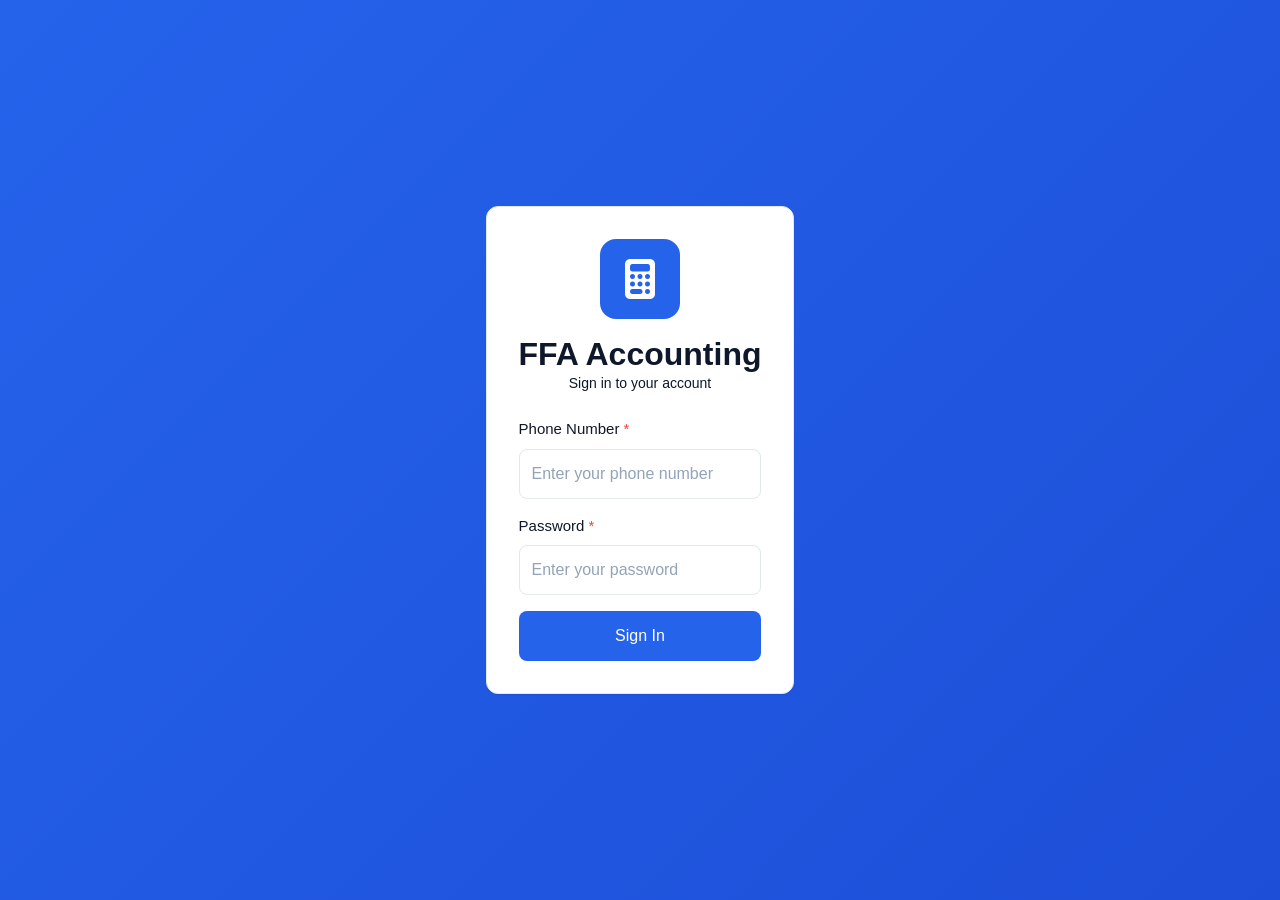
<file: acc.html>
<!DOCTYPE html>
<html lang="en">
  <head>
    <meta charset="UTF-8" />
    <meta name="viewport" content="width=device-width, initial-scale=1.0" />
    <meta http-equiv="X-UA-Compatible" content="IE=edge" />
    <title>FFA Accounting System</title>
    <!-- Navigation CSS --> 
    <!-- <link rel="stylesheet" href="tf-navigation.css"> -->
    <!-- Font Awesome -->
    <link
      rel="stylesheet"
      href="https://cdnjs.cloudflare.com/ajax/libs/font-awesome/6.4.2/css/all.min.css"
    />

    <style>
      /* ============================================
            CSS VARIABLES & RESET
            ============================================ */
      * {
        margin: 0;
        padding: 0;
        box-sizing: border-box;
        -webkit-tap-highlight-color: transparent;
      }

      :root {
        /* Colors */
        --primary: #2563eb;
        --primary-dark: #1d4ed8;
        --primary-light: #3b82f6;
        --success: #10b981;
        --success-dark: #059669;
        --warning: #f59e0b;
        --warning-dark: #d97706;
        --danger: #ef4444;
        --danger-dark: #dc2626;
        --info: #3b82f6;
        --secondary: #64748b;

        /* Neutrals */
        --gray-50: #f8fafc;
        --gray-100: #f1f5f9;
        --gray-200: #e2e8f0;
        --gray-300: #cbd5e1;
        --gray-400: #94a3b8;
        --gray-500: #64748b;
        --gray-600: #475569;
        --gray-700: #334155;
        --gray-800: #1e293b;
        --gray-900: #0f172a;

        /* Background */
        --bg-primary: #f8fafc;
        --bg-secondary: #ffffff;
        --bg-tertiary: #f1f5f9;

        /* Text */
        --text-primary: #0f172a;
        --text-secondary: #64748b;
        --text-tertiary: #94a3b8;

        /* Border */
        --border-color: #e2e8f0;

        /* Shadow */
        --shadow-sm: 0 1px 2px 0 rgba(0, 0, 0, 0.05);
        --shadow: 0 1px 3px 0 rgba(0, 0, 0, 0.1);
        --shadow-md: 0 4px 6px -1px rgba(0, 0, 0, 0.1);
        --shadow-lg: 0 10px 15px -3px rgba(0, 0, 0, 0.1);
        --shadow-xl: 0 20px 25px -5px rgba(0, 0, 0, 0.1);

        /* Spacing (Mobile-first) */
        --space-1: 0.25rem;
        --space-2: 0.5rem;
        --space-3: 0.75rem;
        --space-4: 1rem;
        --space-5: 1.25rem;
        --space-6: 1.5rem;
        --space-8: 2rem;

        /* Border Radius */
        --radius-sm: 0.375rem;
        --radius: 0.5rem;
        --radius-lg: 0.75rem;
        --radius-xl: 1rem;
        --radius-full: 9999px;

        /* Transitions */
        --transition: 200ms ease;

        /* Z-index */
        --z-modal: 2000;
        --z-toast: 3000;
        --z-sticky: 1100;

        /* Mobile-first Sidebar */
        --sidebar-width: 100%;
        --header-height: 56px;
      }

      /* Desktop adjustments */
      @media (min-width: 768px) {
        :root {
          --sidebar-width: 260px;
          --header-height: 64px;
        }
      }

      /* ============================================
            BASE STYLES (Mobile-optimized)
            ============================================ */
      body {
        font-family: -apple-system, BlinkMacSystemFont, "Segoe UI", Roboto,
          sans-serif;
        font-size: 14px;
        line-height: 1.5;
        color: var(--text-primary);
        background: var(--bg-primary);
        -webkit-font-smoothing: antialiased;
        overflow-x: hidden;
        touch-action: manipulation;
      }

      /* ============================================
            UTILITY CLASSES
            ============================================ */
      .hidden {
        display: none !important;
      }
      .flex {
        display: flex;
      }
      .flex-col {
        flex-direction: column;
      }
      .items-center {
        align-items: center;
      }
      .justify-between {
        justify-content: space-between;
      }
      .justify-center {
        justify-content: center;
      }
      .gap-2 {
        gap: var(--space-2);
      }
      .gap-3 {
        gap: var(--space-3);
      }
      .gap-4 {
        gap: var(--space-4);
      }
      .text-center {
        text-align: center;
      }
      .text-right {
        text-align: right;
      }
      .w-full {
        width: 100%;
      }

      /* ============================================
            TYPOGRAPHY (Mobile-optimized)
            ============================================ */
      h1,
      h2,
      h3,
      h4,
      h5,
      h6 {
        font-weight: 600;
        line-height: 1.2;
        color: var(--text-primary);
      }

      h1 {
        font-size: 1.5rem;
      }
      h2 {
        font-size: 1.25rem;
      }
      h3 {
        font-size: 1.125rem;
      }
      h4,
      h5,
      h6 {
        font-size: 1rem;
      }

      @media (min-width: 768px) {
        h1 {
          font-size: 2rem;
        }
        h2 {
          font-size: 1.5rem;
        }
        h3 {
          font-size: 1.25rem;
        }
      }

      p {
        margin-bottom: var(--space-4);
      }
      small {
        font-size: 0.875rem;
        color: var(--text-secondary);
      }

      /* ============================================
            BUTTONS (Touch-friendly 44px min)
            ============================================ */
      .btn {
        display: inline-flex;
        align-items: center;
        justify-content: center;
        gap: var(--space-2);
        padding: 0.75rem 1.25rem;
        font-size: 0.9375rem;
        font-weight: 500;
        border: none;
        border-radius: var(--radius);
        cursor: pointer;
        transition: var(--transition);
        text-decoration: none;
        white-space: nowrap;
        user-select: none;
        min-height: 44px;
        -webkit-tap-highlight-color: transparent;
      }

      .btn:active {
        transform: scale(0.98);
      }

      .btn:disabled {
        opacity: 0.6;
        cursor: not-allowed;
      }

      .btn-primary {
        background: var(--primary);
        color: white;
      }
      .btn-success {
        background: var(--success);
        color: white;
      }
      .btn-warning {
        background: var(--warning);
        color: white;
      }
      .btn-danger {
        background: var(--danger);
        color: white;
      }
      .btn-secondary {
        background: var(--gray-200);
        color: var(--text-primary);
      }

      .btn-primary:hover:not(:disabled) {
        background: var(--primary-dark);
      }
      .btn-success:hover:not(:disabled) {
        background: var(--success-dark);
      }
      .btn-warning:hover:not(:disabled) {
        background: var(--warning-dark);
      }
      .btn-danger:hover:not(:disabled) {
        background: var(--danger-dark);
      }
      .btn-secondary:hover:not(:disabled) {
        background: var(--gray-300);
      }

      .btn-sm {
        padding: 0.5rem 1rem;
        font-size: 0.875rem;
        min-height: 38px;
      }

      .btn-lg {
        padding: 1rem 1.5rem;
        font-size: 1rem;
      }

      .btn-icon {
        width: 44px;
        height: 44px;
        padding: 0;
        border-radius: var(--radius-full);
      }

      /* ============================================
            FORM ELEMENTS (Mobile-optimized)
            ============================================ */
      .form-group {
        margin-bottom: var(--space-4);
      }

      .form-label {
        display: block;
        margin-bottom: var(--space-2);
        font-size: 0.9375rem;
        font-weight: 500;
      }

      .form-label.required::after {
        content: "*";
        color: var(--danger);
        margin-left: var(--space-1);
      }

      .form-input,
      .form-select,
      .form-textarea {
        width: 100%;
        padding: 0.75rem;
        font-size: 1rem; /* Prevent iOS zoom */
        line-height: 1.5;
        color: var(--text-primary);
        background: var(--bg-secondary);
        border: 1px solid var(--border-color);
        border-radius: var(--radius);
        transition: var(--transition);
        min-height: 44px;
      }

      .form-input:focus,
      .form-select:focus,
      .form-textarea:focus {
        outline: none;
        border-color: var(--primary);
        box-shadow: 0 0 0 3px rgba(37, 99, 235, 0.1);
      }

      .form-input::placeholder {
        color: var(--text-tertiary);
      }

      .form-textarea {
        resize: vertical;
        min-height: 80px;
      }

      .form-row {
        display: grid;
        grid-template-columns: 1fr;
        gap: var(--space-4);
      }

      @media (min-width: 768px) {
        .form-row {
          grid-template-columns: repeat(auto-fit, minmax(250px, 1fr));
        }
      }

      /* ============================================
            CARDS
            ============================================ */
      .card {
        background: var(--bg-secondary);
        border: 1px solid var(--border-color);
        border-radius: var(--radius-lg);
        box-shadow: var(--shadow-sm);
        overflow: hidden;
      }

      .card-header {
        padding: var(--space-4);
        border-bottom: 1px solid var(--border-color);
        display: flex;
        align-items: center;
        justify-content: space-between;
      }

      .card-title {
        font-size: 1.125rem;
        font-weight: 600;
      }

      .card-body {
        padding: var(--space-4);
      }

      @media (min-width: 768px) {
        .card-header,
        .card-body {
          padding: var(--space-6);
        }
      }

      /* ============================================
            BADGES
            ============================================ */
      .badge {
        display: inline-flex;
        align-items: center;
        gap: var(--space-1);
        padding: 0.25rem 0.75rem;
        font-size: 0.75rem;
        font-weight: 500;
        border-radius: var(--radius-full);
        white-space: nowrap;
      }

      .badge-primary {
        background: rgba(37, 99, 235, 0.1);
        color: var(--primary);
      }
      .badge-success {
        background: rgba(16, 185, 129, 0.1);
        color: var(--success);
      }
      .badge-warning {
        background: rgba(245, 158, 11, 0.1);
        color: var(--warning);
      }
      .badge-danger {
        background: rgba(239, 68, 68, 0.1);
        color: var(--danger);
      }
      .badge-secondary {
        background: var(--gray-100);
        color: var(--gray-700);
      }

      /* ============================================
            TABLES (Mobile-responsive)
            ============================================ */
      .table-container {
        width: 100%;
        overflow-x: auto;
        -webkit-overflow-scrolling: touch;
      }

      .table {
        width: 100%;
        border-collapse: collapse;
        min-width: 600px;
      }

      .table th,
      .table td {
        padding: var(--space-3);
        font-size: 0.875rem;
        text-align: left;
        border-bottom: 1px solid var(--border-color);
      }

      .table th {
        background: var(--bg-tertiary);
        font-weight: 600;
        color: var(--text-secondary);
        text-transform: uppercase;
        letter-spacing: 0.025em;
        font-size: 0.75rem;
      }

      .table tbody tr {
        transition: background var(--transition);
      }

      .table tbody tr:hover {
        background: var(--bg-tertiary);
      }

      /* ============================================
            LOADING SPINNER
            ============================================ */
      .spinner {
        display: inline-block;
        width: 20px;
        height: 20px;
        border: 2px solid rgba(255, 255, 255, 0.3);
        border-top-color: white;
        border-radius: 50%;
        animation: spin 0.6s linear infinite;
      }

      .spinner-primary {
        border-color: rgba(37, 99, 235, 0.2);
        border-top-color: var(--primary);
      }

      @keyframes spin {
        to {
          transform: rotate(360deg);
        }
      }

      /* ============================================
            TOAST NOTIFICATIONS (Mobile-optimized)
            ============================================ */
      .toast-container {
        position: fixed;
        bottom: var(--space-4);
        left: var(--space-4);
        right: var(--space-4);
        z-index: var(--z-toast);
        display: flex;
        flex-direction: column;
        gap: var(--space-3);
      }

      @media (min-width: 768px) {
        .toast-container {
          left: auto;
          right: var(--space-6);
          max-width: 400px;
        }
      }

      .toast {
        display: flex;
        align-items: flex-start;
        gap: var(--space-3);
        padding: var(--space-4);
        background: var(--bg-secondary);
        border: 1px solid var(--border-color);
        border-radius: var(--radius-lg);
        box-shadow: var(--shadow-lg);
        animation: slideInMobile 0.3s ease-out;
      }

      @keyframes slideInMobile {
        from {
          transform: translateY(100%);
          opacity: 0;
        }
        to {
          transform: translateY(0);
          opacity: 1;
        }
      }

      @media (min-width: 768px) {
        .toast {
          animation: slideInDesktop 0.3s ease-out;
        }

        @keyframes slideInDesktop {
          from {
            transform: translateX(100%);
            opacity: 0;
          }
          to {
            transform: translateX(0);
            opacity: 1;
          }
        }
      }

      .toast-icon {
        flex-shrink: 0;
        width: 20px;
        height: 20px;
      }

      .toast-success .toast-icon {
        color: var(--success);
      }
      .toast-error .toast-icon {
        color: var(--danger);
      }
      .toast-warning .toast-icon {
        color: var(--warning);
      }
      .toast-info .toast-icon {
        color: var(--info);
      }

      .toast-content {
        flex: 1;
      }
      .toast-message {
        font-size: 0.875rem;
      }

      .toast-close {
        flex-shrink: 0;
        background: none;
        border: none;
        color: var(--text-tertiary);
        cursor: pointer;
        padding: 0;
        min-width: 24px;
        min-height: 24px;
      }

      /* ============================================
            MODAL (Mobile-optimized)
            ============================================ */
      .modal-overlay {
        position: fixed;
        inset: 0;
        background: rgba(0, 0, 0, 0.5);
        z-index: var(--z-modal);
        display: flex;
        align-items: flex-end;
        justify-content: center;
        animation: fadeIn 0.2s;
      }

      @media (min-width: 768px) {
        .modal-overlay {
          align-items: center;
          padding: var(--space-4);
        }
      }

      @keyframes fadeIn {
        from {
          opacity: 0;
        }
        to {
          opacity: 1;
        }
      }

      .modal {
        background: var(--bg-secondary);
        border-radius: var(--radius-xl) var(--radius-xl) 0 0;
        width: 100%;
        max-height: 90vh;
        overflow: hidden;
        display: flex;
        flex-direction: column;
        animation: slideUpModal 0.3s ease-out;
      }

      @keyframes slideUpModal {
        from {
          transform: translateY(100%);
        }
        to {
          transform: translateY(0);
        }
      }

      @media (min-width: 768px) {
        .modal {
          border-radius: var(--radius-xl);
          max-width: 600px;
        }
      }

      .modal-header {
        padding: var(--space-4);
        border-bottom: 1px solid var(--border-color);
        display: flex;
        align-items: center;
        justify-content: space-between;
      }

      .modal-title {
        font-size: 1.125rem;
        font-weight: 600;
      }

      .modal-close {
        background: none;
        border: none;
        font-size: 1.5rem;
        color: var(--text-tertiary);
        cursor: pointer;
        padding: 0;
        min-width: 32px;
        min-height: 32px;
        display: flex;
        align-items: center;
        justify-content: center;
        border-radius: var(--radius);
      }

      .modal-body {
        padding: var(--space-4);
        overflow-y: auto;
        flex: 1;
      }

      .modal-footer {
        padding: var(--space-4);
        border-top: 1px solid var(--border-color);
        display: flex;
        gap: var(--space-3);
        flex-direction: column;
      }

      @media (min-width: 768px) {
        .modal-header,
        .modal-body,
        .modal-footer {
          padding: var(--space-6);
        }

        .modal-footer {
          flex-direction: row;
          justify-content: flex-end;
        }
      }

      /* ============================================
            LOGIN PAGE (Mobile-optimized)
            ============================================ */
      .login-page {
        min-height: 100vh;
        display: flex;
        align-items: center;
        justify-content: center;
        background: linear-gradient(
          135deg,
          var(--primary) 0%,
          var(--primary-dark) 100%
        );
        padding: var(--space-4);
      }

      .login-card {
        width: 100%;
        max-width: 420px;
        padding: var(--space-6);
      }

      .login-header {
        text-align: center;
        margin-bottom: var(--space-6);
      }

      .login-icon {
        width: 64px;
        height: 64px;
        margin: 0 auto var(--space-4);
        background: var(--primary);
        color: white;
        border-radius: var(--radius-xl);
        display: flex;
        align-items: center;
        justify-content: center;
        font-size: 2rem;
      }

      @media (min-width: 768px) {
        .login-card {
          padding: var(--space-8);
        }

        .login-icon {
          width: 80px;
          height: 80px;
          font-size: 2.5rem;
        }
      }

      /* ============================================
            DASHBOARD LAYOUT (Mobile-first)
            ============================================ */
      .dashboard-layout {
        display: flex;
        flex-direction: column;
        min-height: 100vh;
      }

      @media (min-width: 768px) {
        .dashboard-layout {
          flex-direction: row;
        }
      }

      /* Sidebar - Bottom sheet on mobile */
      .sidebar {
        width: 100%;
        background: var(--bg-secondary);
        border-top: 1px solid var(--border-color);
        position: fixed;
        bottom: 0;
        left: 0;
        right: 0;
        z-index: var(--z-sticky);
        transform: translateY(100%);
        transition: transform 0.3s ease;
        max-height: 80vh;
        overflow-y: auto;
        -webkit-overflow-scrolling: touch;
      }

      .sidebar.show {
        transform: translateY(0);
      }

      @media (min-width: 768px) {
        .sidebar {
          width: var(--sidebar-width);
          height: 100vh;
          position: fixed;
          top: 0;
          left: 0;
          bottom: auto;
          border-right: 1px solid var(--border-color);
          border-top: none;
          transform: translateX(0);
          max-height: none;
        }
      }

      .sidebar-header {
        padding: var(--space-4);
        border-bottom: 1px solid var(--border-color);
      }

      .sidebar-logo {
        display: flex;
        align-items: center;
        gap: var(--space-3);
        font-size: 1.125rem;
        font-weight: 700;
        color: var(--primary);
      }

      .sidebar-nav {
        padding: var(--space-3) 0;
      }

      .nav-item {
        margin: var(--space-1) var(--space-3);
      }

      .nav-link {
        display: flex;
        align-items: center;
        gap: var(--space-3);
        padding: var(--space-3) var(--space-4);
        color: var(--text-secondary);
        text-decoration: none;
        border-radius: var(--radius);
        transition: var(--transition);
        font-weight: 500;
        min-height: 44px;
      }

      .nav-link:hover {
        background: var(--bg-tertiary);
        color: var(--text-primary);
      }

      .nav-link.active {
        background: var(--primary);
        color: white;
      }

      .nav-link i {
        width: 20px;
        text-align: center;
      }

      .sidebar-footer {
        padding: var(--space-4);
        border-top: 1px solid var(--border-color);
      }

      /* Main Content */
      .main-content {
        flex: 1;
        padding-bottom: 60px; /* Space for mobile nav trigger */
      }

      @media (min-width: 768px) {
        .main-content {
          margin-left: var(--sidebar-width);
          padding-bottom: 0;
        }
      }

      .header {
        background: var(--bg-secondary);
        border-bottom: 1px solid var(--border-color);
        padding: var(--space-3) var(--space-4);
        display: flex;
        align-items: center;
        gap: var(--space-3);
        height: var(--header-height);
        position: sticky;
        top: 0;
        z-index: calc(var(--z-sticky) - 1);
      }

      .header-title {
        flex: 1;
        font-size: 1.125rem;
        margin: 0;
        white-space: nowrap;
        overflow: hidden;
        text-overflow: ellipsis;
      }

      @media (min-width: 768px) {
        .header {
          padding: var(--space-4) var(--space-6);
        }

        .header-title {
          font-size: 1.5rem;
        }
      }

      .mobile-menu-toggle {
        display: flex;
      }

      @media (min-width: 768px) {
        .mobile-menu-toggle {
          display: none;
        }
      }

      .header-actions {
        display: flex;
        align-items: center;
        gap: var(--space-3);
      }

      .user-info {
        display: flex;
        align-items: center;
        gap: var(--space-2);
        font-size: 0.875rem;
      }

      .user-info i {
        font-size: 1.5rem;
      }

      .user-info span:not(.badge) {
        display: none;
      }

      @media (min-width: 768px) {
        .user-info span:not(.badge) {
          display: inline;
        }
      }

      .content {
        padding: var(--space-4);
        background: var(--bg-primary);
      }

      @media (min-width: 768px) {
        .content {
          padding: var(--space-6);
        }
      }

      /* ============================================
            DASHBOARD COMPONENTS (Mobile-optimized)
            ============================================ */
      .section-header {
        margin-bottom: var(--space-4);
        padding-bottom: var(--space-3);
        border-bottom: 2px solid var(--border-color);
      }

      .section-header h2 {
        font-size: 1.25rem;
      }

      @media (min-width: 768px) {
        .section-header {
          margin-bottom: var(--space-6);
        }

        .section-header h2 {
          font-size: 1.5rem;
        }
      }

      .stats-grid {
        display: grid;
        grid-template-columns: 1fr;
        gap: var(--space-4);
        margin-bottom: var(--space-6);
      }

      @media (min-width: 640px) {
        .stats-grid {
          grid-template-columns: repeat(2, 1fr);
        }
      }

      @media (min-width: 1024px) {
        .stats-grid {
          grid-template-columns: repeat(auto-fit, minmax(250px, 1fr));
          gap: var(--space-6);
          margin-bottom: var(--space-8);
        }
      }

      .stat-card {
        background: var(--bg-secondary);
        border: 1px solid var(--border-color);
        border-radius: var(--radius-lg);
        padding: var(--space-4);
        box-shadow: var(--shadow-sm);
        transition: var(--transition);
      }

      @media (min-width: 768px) {
        .stat-card {
          padding: var(--space-6);
        }

        .stat-card:hover {
          transform: translateY(-2px);
          box-shadow: var(--shadow-md);
        }
      }

      .stat-header {
        display: flex;
        justify-content: space-between;
        align-items: center;
        margin-bottom: var(--space-2);
      }

      .stat-icon {
        width: 40px;
        height: 40px;
        display: flex;
        align-items: center;
        justify-content: center;
        border-radius: var(--radius-lg);
        margin-bottom: var(--space-3);
        font-size: 1.25rem;
      }

      @media (min-width: 768px) {
        .stat-icon {
          width: 48px;
          height: 48px;
          font-size: 1.5rem;
          margin-bottom: var(--space-4);
        }
      }

      .stat-icon.stat-primary {
        background: rgba(37, 99, 235, 0.1);
        color: var(--primary);
      }

      .stat-icon.stat-success {
        background: rgba(16, 185, 129, 0.1);
        color: var(--success);
      }

      .stat-icon.stat-info {
        background: rgba(59, 130, 246, 0.1);
        color: var(--info);
      }

      .stat-icon.stat-warning {
        background: rgba(245, 158, 11, 0.1);
        color: var(--warning);
      }

      .stat-icon.stat-danger {
        background: rgba(239, 68, 68, 0.1);
        color: var(--danger);
      }

      .stat-label {
        font-size: 0.875rem;
        color: var(--text-secondary);
        font-weight: 500;
      }

      .stat-value {
        font-size: 1.5rem;
        font-weight: 700;
        margin: var(--space-2) 0;
      }

      @media (min-width: 768px) {
        .stat-value {
          font-size: 1.875rem;
        }
      }

      .stat-value.stat-primary {
        color: var(--primary);
      }
      .stat-value.stat-success {
        color: var(--success);
      }
      .stat-value.stat-danger {
        color: var(--danger);
      }
      .stat-value.stat-secondary {
        color: var(--secondary);
      }

      .stat-footer {
        display: flex;
        gap: var(--space-2);
        flex-wrap: wrap;
      }

      /* Expenses Breakdown */
      .expenses-breakdown {
        background: var(--bg-secondary);
        border: 1px solid var(--border-color);
        border-radius: var(--radius-lg);
        overflow: hidden;
        margin-bottom: var(--space-6);
      }

      @media (min-width: 768px) {
        .expenses-breakdown {
          margin-bottom: var(--space-8);
        }
      }

      .expenses-tabs {
        display: flex;
        border-bottom: 1px solid var(--border-color);
        background: var(--bg-tertiary);
        overflow-x: auto;
        -webkit-overflow-scrolling: touch;
      }

      .tab-btn {
        flex: 1;
        min-width: 100px;
        padding: var(--space-3) var(--space-4);
        background: none;
        border: none;
        font-size: 0.875rem;
        font-weight: 500;
        color: var(--text-secondary);
        cursor: pointer;
        transition: var(--transition);
        border-bottom: 2px solid transparent;
        white-space: nowrap;
      }

      .tab-btn:hover {
        background: var(--bg-secondary);
        color: var(--text-primary);
      }

      .tab-btn.active {
        color: var(--primary);
        border-bottom-color: var(--primary);
        background: var(--bg-secondary);
      }

      .expenses-content {
        position: relative;
      }

      .tab-content {
        display: none;
        padding: var(--space-4);
        animation: contentFadeIn 0.3s ease-out;
      }

      .tab-content.active {
        display: block;
      }

      @keyframes contentFadeIn {
        from {
          opacity: 0;
          transform: translateY(10px);
        }
        to {
          opacity: 1;
          transform: translateY(0);
        }
      }

      @media (min-width: 768px) {
        .tab-content {
          padding: var(--space-6);
        }
      }

      .expenses-list {
        display: flex;
        flex-direction: column;
        gap: var(--space-4);
      }

      .expense-item {
        display: flex;
        flex-direction: column;
        gap: var(--space-2);
      }

      .expense-info {
        display: flex;
        justify-content: space-between;
        align-items: center;
        flex-wrap: wrap;
        gap: var(--space-2);
      }

      .expense-category {
        font-weight: 500;
        color: var(--text-primary);
      }

      .expense-amount {
        font-weight: 600;
        color: var(--primary);
      }

      .expense-bar {
        height: 8px;
        background: var(--bg-tertiary);
        border-radius: var(--radius-full);
        overflow: hidden;
      }

      .expense-bar-fill {
        height: 100%;
        background: linear-gradient(
          90deg,
          var(--primary),
          var(--primary-light)
        );
        transition: width 0.5s ease-out;
      }

      .expense-percentage {
        font-size: 0.75rem;
        color: var(--text-secondary);
        text-align: right;
      }

      .expenses-total {
        margin-top: var(--space-4);
        padding-top: var(--space-4);
        border-top: 1px solid var(--border-color);
        text-align: right;
        font-size: 1rem;
        font-weight: 600;
      }

      @media (min-width: 768px) {
        .expenses-total {
          margin-top: var(--space-6);
          font-size: 1.125rem;
        }
      }

      /* Loading State */
      .dashboard-loading {
        display: flex;
        align-items: center;
        justify-content: center;
        min-height: 300px;
        font-size: 2.5rem;
        color: var(--primary);
      }

      @media (min-width: 768px) {
        .dashboard-loading {
          min-height: 400px;
          font-size: 3rem;
        }
      }

      /* ============================================
            PROGRESSIVE LOADING STATES
            ============================================ */
      .skeleton {
        background: linear-gradient(
          90deg,
          var(--bg-tertiary) 0%,
          var(--gray-200) 50%,
          var(--bg-tertiary) 100%
        );
        background-size: 200% 100%;
        animation: skeleton 1.5s ease-in-out infinite;
        border-radius: var(--radius);
      }

      @keyframes skeleton {
        0% {
          background-position: 200% 0;
        }
        100% {
          background-position: -200% 0;
        }
      }

      .skeleton-text {
        height: 1rem;
        margin-bottom: var(--space-2);
      }

      .skeleton-card {
        height: 120px;
      }

      /* ============================================
            SAFE AREA INSETS (iOS notch support)
            ============================================ */
      @supports (padding: max(0px)) {
        .header {
          padding-left: max(var(--space-4), env(safe-area-inset-left));
          padding-right: max(var(--space-4), env(safe-area-inset-right));
        }

        .content {
          padding-left: max(var(--space-4), env(safe-area-inset-left));
          padding-right: max(var(--space-4), env(safe-area-inset-right));
        }

        .sidebar {
          padding-bottom: max(var(--space-4), env(safe-area-inset-bottom));
        }

        .main-content {
          padding-bottom: max(60px, env(safe-area-inset-bottom));
        }

        @media (min-width: 768px) {
          .main-content {
            padding-bottom: 0;
          }
        }
      }

      /* Progressive Loading Animation */
      .progressive-fade-in {
        animation: fadeInUp 0.4s ease-out;
      }

      @keyframes fadeInUp {
        from {
          opacity: 0;
          transform: translateY(20px);
        }
        to {
          opacity: 1;
          transform: translateY(0);
        }
      }

      .modal {
        min-width: 100%;
        min-height: 100vh;  
        position: fixed;
        inset: 0;
        background: rgba(0, 0, 0, 0.5);
        display: flex;
        align-items: center;
        justify-content: center;
        z-index: var(--z-index, 3000);
        box-shadow: rgba(0, 0, 0, 0.35) 0px 5px 15px;
      }

      .modal-content {
        background: white;
        border-radius: var(--radius-lg);
        width: 90%;
        max-width: 480px;
        overflow: hidden;
        display: flex;
        flex-direction: column;
      }

      .modal-header,
      .modal-footer {
        padding: var(--space-4);
        border-bottom: 1px solid var(--border-color);
      }

      .modal-footer {
        border-top: none;
        display: flex;
        gap: var(--space-3);
        justify-content: flex-end;
      }

      .modal-close {
        background: none;
        border: none;
        font-size: 1.5rem;
        cursor: pointer;
        color: var(--text-secondary);
      }

      .modal-body {
        padding: var(--space-4);
        overflow-y: auto;
        max-height: 60vh;
      }
      .hidden {
        display: none !important;
      }
      .expea-header-btns {
        display: flex;
        justify-content: center;
      }

      /* Generic stats card wrapper */
      .stats-wrapper {
        margin-bottom: 1.5rem;
      }

      /* Card adjustments for stats */
      .stats-card {
        border-radius: 10px;
        box-shadow: 0 4px 12px rgba(15, 23, 42, 0.08);
        border: 1px solid rgba(148, 163, 184, 0.3);
      }

      /* Stats row spacing */
      .stats-row {
        row-gap: 1rem;
      }

      /* Single stat column */
      .stats-col {
        padding: 0.5rem 0.75rem;
      }

      /* Label style */
      .stats-label {
        font-size: 0.78rem;
        text-transform: uppercase;
        letter-spacing: 0.06em;
        color: var(--text-secondary, #6b7280);
        margin-bottom: 0.25rem;
      }

      /* Value style */
      .stats-value {
        font-size: 1.1rem;
        font-weight: 600;
        color: var(--text-primary, #111827);
      }

      /* Optional subtle divider between columns on desktop */
      @media (min-width: 768px) {
        .stats-col + .stats-col {
          border-left: 1px solid rgba(148, 163, 184, 0.3);
        }
      }

      /* Mobile responsiveness: 2 columns per row */
      @media (max-width: 767px) {
        .stats-row {
          display: flex;
          flex-wrap: wrap;
        }

        .stats-col {
          flex: 0 0 50%;
          max-width: 50%;
          padding: 0.5rem 0.5rem;
          border-left: none !important;
        }

        .stats-value {
          font-size: 1rem;
        }
      }


    </style>
  </head>
  <body>
    <!-- Toast Container -->
    <div class="toast-container" id="toastContainer"></div>

    <!-- Content will be added in next part -->
    <div id="app">
      <!-- ============================================
            LOGIN PAGE
        ============================================ -->
      <div id="loginPage" class="login-page">
        <div class="login-container">
          <div class="login-card card">
            <div class="login-header">
              <div class="login-icon">
                <i class="fas fa-calculator"></i>
              </div>
              <h1 class="login-title">FFA Accounting</h1>
              <p class="login-subtitle">Sign in to your account</p>
            </div>

            <form id="loginForm" class="login-form">
              <div class="form-group">
                <label class="form-label required" for="loginPhone"
                  >Phone Number</label
                >
                <input
                  type="tel"
                  id="loginPhone"
                  class="form-input"
                  placeholder="Enter your phone number"
                  autocomplete="tel"
                  required
                />
              </div>

              <div class="form-group">
                <label class="form-label required" for="loginPassword"
                  >Password</label
                >
                <input
                  type="password"
                  id="loginPassword"
                  class="form-input"
                  placeholder="Enter your password"
                  autocomplete="current-password"
                  required
                />
              </div>

              <button
                type="submit"
                class="btn btn-primary btn-lg w-full"
                id="loginButton"
              >
                <span id="loginButtonText">Sign In</span>
                <span id="loginButtonSpinner" class="spinner hidden"></span>
              </button>
            </form>
          </div>
        </div>
      </div>

      <!-- ============================================
            DASHBOARD (Hidden initially)
        ============================================ -->
      <div id="dashboardPage" class="hidden">
        <div class="dashboard-layout">
          <!-- Sidebar -->
          <aside class="sidebar" id="sidebar">
            <div class="sidebar-header">
              <div class="sidebar-logo">
                <i class="fas fa-calculator"></i>
                <span>FFA Accounting</span>
              </div>
            </div>

            <nav class="sidebar-nav" id="sidebarNav">
              <!-- Navigation will be generated by JavaScript -->
            </nav>

            <div class="sidebar-footer">
              <button class="btn btn-secondary btn-sm w-full" id="logoutButton">
                <i class="fas fa-sign-out-alt"></i>
                <span>Logout</span>
              </button>
            </div>
          </aside>

          <!-- Main Content -->
          <div class="main-content">
            <header class="header">
              <button
                class="btn btn-icon btn-secondary mobile-menu-toggle"
                id="mobileMenuToggle"
              >
                <i class="fas fa-bars"></i>
              </button>

              <h1 class="header-title" id="pageTitle">Dashboard</h1>

              <div class="header-actions">
                <div class="user-info">
                  <i class="fas fa-user-circle"></i>
                  <span id="userName">Admin</span>
                  <span class="badge badge-primary" id="userRole">Admin</span>
                </div>
              </div>
            </header>

            <main class="content" id="mainContent">
              <!-- Content sections will be generated by JavaScript -->
            </main>
          </div>
        </div>
      </div>
    </div>
    <!-- End App Class -->

    <!-- Start Edit Expans -->

    <div id="expenseModal" class="modal hidden" style="--z-index: 3000">
      <div class="modal-content">
        <div class="modal-header">
          <h3 id="expenseModalTitle">Add Expense</h3>
          <button id="expenseModalClose" class="modal-close">&times;</button>
        </div>
        <div class="modal-body">
          <form id="expenseForm">
            <div class="form-group">
              <label for="expenseAmount">Amount</label>
              <input
                id="expenseAmount"
                name="amount"
                type="number"
                step="0.01"
                class="form-input"
                required
              />
            </div>
            <div class="form-group">
              <label for="expenseCategory">Category</label>
              <select
                id="expenseCategory"
                name="category_id"
                class="form-select"
                required
              >
                <option value="">Select category</option>
              </select>
            </div>
            <div class="form-group">
              <label for="expenseType">Type</label>
              <select id="expenseType" name="type" class="form-select" required>
                <option value="variable">Variable</option>
                <option value="fixed">Fixed</option>
              </select>
            </div>
            <div class="form-group">
              <label for="expenseVault">Vault</label>
              <select
                id="expenseVault"
                name="vault_id"
                class="form-select"
                required
              >
                <option value="">Select vault</option>
              </select>
            </div>
            <div class="form-group">
              <input type="hidden" id="expenseEmployee" name="employee_id" />
            </div>
            <div class="form-group">
              <label for="expenseDate">Date</label>
              <input
                id="expenseDate"
                name="date"
                type="date"
                class="form-input"
                required
              />
            </div>
            <div class="form-group">
              <label for="expenseDescription">Description</label>
              <textarea
                id="expenseDescription"
                name="description"
                class="form-textarea"
                rows="3"
              ></textarea>
            </div>
            <div class="modal-footer">
              <button type="submit" class="btn btn-primary">Save</button>
              <button
                type="button"
                id="expenseCancelBtn"
                class="btn btn-secondary"
              >
                Cancel
              </button>
            </div>
          </form>
        </div>
      </div>
    </div>

    <!-- End Edit Expans -->


    <!-- Start Vualt Modle -->
    
    <!-- Vault Modal -->
<div id="vaultModal" class="modal hidden" style="--z-index: 3000">
  <div class="modal-content">
    <div class="modal-header">
      <h3 id="vaultModalTitle">Add Vault</h3>
      <button id="vaultModalClose" class="modal-close">&times;</button>
    </div>
    <div class="modal-body">
      <form id="vaultForm">
        <div class="form-group">
          <label for="vaultName">Vault Name</label>
          <input
            id="vaultName"
            name="name"
            type="text"
            class="form-input"
            required
          />
        </div>

        <div class="form-group">
          <label for="vaultPaymentMethod">Payment Method</label>
          <select
            id="vaultPaymentMethod"
            name="payment_method"
            class="form-select"
            required
          >
            <option value="cash">Cash</option>
            <option value="bank">Bank</option>
            <option value="online">Online</option>
          </select>
        </div>

        <div class="form-group">
          <label for="vaultBalance">Initial Balance</label>
          <input
            id="vaultBalance"
            name="balance"
            type="number"
            step="0.01"
            class="form-input"
            value="0"
          />
        </div>

        <div class="form-group">
          <label for="vaultCommission">Commission Rate (%)</label>
          <input
            id="vaultCommission"
            name="commission_rate"
            type="number"
            step="0.01"
            class="form-input"
            value="0"
          />
        </div>

        <div class="form-group">
          <label for="vaultDefaultWarehouse">Default Warehouse</label>
          <input
            id="vaultDefaultWarehouse"
            name="default_warehouse"
            type="text"
            class="form-input"
            placeholder="Main warehouse"
          />
        </div>

        <div class="form-group">
          <label>
            <input
              type="checkbox"
              id="vaultIsDefault"
              name="is_default"
            />
            Set as default vault
          </label>
        </div>

        <div class="modal-footer">
          <button
            type="button"
            id="vaultCancelBtn"
            class="btn btn-secondary"
          >
            Cancel
          </button>
          <button type="submit" class="btn btn-primary">
            Save Vault
          </button>
        </div>
      </form>
    </div>
  </div>
</div>


<!-- Transfer Money Modal -->
<div id="transferModal" class="modal hidden" style="--z-index: 3000">
  <div class="modal-content">
    <div class="modal-header">
      <h3 id="transferModalTitle">Transfer Money</h3>
      <button id="transferModalClose" class="modal-close">&times;</button>
    </div>
    <div class="modal-body">
      <form id="transferForm">
        <div class="form-group">
          <label for="fromVault">From Vault</label>
          <select
            id="fromVault"
            name="from_vault_id"
            class="form-select"
            required
          >
            <option value="">Select vault</option>
          </select>
        </div>

        <div class="form-group">
          <label for="toVault">To Vault</label>
          <select
            id="toVault"
            name="to_vault_id"
            class="form-select"
            required
          >
            <option value="">Select vault</option>
          </select>
        </div>

        <div class="form-group">
          <label for="transferAmount">Amount</label>
          <input
            id="transferAmount"
            name="amount"
            type="number"
            step="0.01"
            class="form-input"
            required
          />
        </div>

        <div class="form-group">
          <label for="transferNote">Note (optional)</label>
          <textarea
            id="transferNote"
            name="note"
            class="form-textarea"
            rows="3"
          ></textarea>
        </div>
          <div class="form-group" style="display:none;">
            <input
              type="hidden"
              id="transferEmployee"
              name="employee_id"
            />
          </div>
        <div class="modal-footer">
          <button
            type="button"
            id="transferCancelBtn"
            class="btn btn-secondary"
          >
            Cancel
          </button>
          <button type="submit" class="btn btn-primary">
            Transfer
          </button>
        </div>
      </form>
    </div>
  </div>
</div>


<!-- Add Funds to Vault Modal -->
<div id="addFundsModal" class="modal hidden" style="--z-index: 3000">
  <div class="modal-content">
    <div class="modal-header">
      <h3 id="addFundsModalTitle">Add Funds to Vault</h3>
      <button id="addFundsModalClose" class="modal-close">&times;</button>
    </div>
    <div class="modal-body">
      <form id="addFundsForm">
        <!-- عرض اسم الخزنة فقط للقراءة -->
        <div class="form-group">
          <label>Vault</label>
          <input
            id="addFundsVaultName"
            type="text"
            class="form-input"
            readonly
          />
        </div>

        <div class="form-group">
          <label for="addFundsAmount">Amount</label>
          <input
            id="addFundsAmount"
            name="amount"
            type="number"
            step="0.01"
            class="form-input"
            required
          />
        </div>

        <div class="form-group">
          <label for="addFundsNote">Note</label>
          <textarea
            id="addFundsNote"
            name="note"
            class="form-textarea"
            rows="3"
            required
          ></textarea>
        </div>

        <!-- hidden fields: vault_id + employee_id -->
        <div class="form-group" style="display:none;">
          <input type="hidden" id="addFundsVaultId" name="vault_id" />
        </div>
        <div class="form-group" style="display:none;">
          <input type="hidden" id="addFundsEmployeeId" name="employee_id" />
        </div>

        <div class="modal-footer">
          <button
            type="button"
            id="addFundsCancelBtn"
            class="btn btn-secondary"
          >
            Cancel
          </button>
          <button type="submit" class="btn btn-primary">
            Add Funds
          </button>
        </div>
      </form>
    </div>
  </div>
</div>

    <!-- End Vualt Modle -->



    <!-- Start Advance / Bonus / Deduction Modal -->
<div id="payrollRequestModal" class="modal hidden" style="--z-index: 3000">
  <div class="modal-content">
    <div class="modal-header">
      <h3 id="payrollRequestModalTitle">New Payroll Request</h3>
      <button id="payrollRequestModalClose" class="modal-close">&times;</button>
    </div>
    <div class="modal-body">
      <form id="payrollRequestForm">
        <div class="form-group">
          <label for="requestEmployee">Employee</label>
          <select
            id="requestEmployee"
            name="employee_id"
            class="form-select"
            required
          >
            <option value="">Select employee</option>
          </select>
        </div>

        <div class="form-group">
          <label for="requestType">Type</label>
          <select
            id="requestType"
            name="type"
            class="form-select"
            required
          >
            <option value="advance">Advance</option>
            <option value="bonus">Bonus</option>
            <option value="deduction">Deduction</option>
          </select>
        </div>

        <div class="form-group">
          <label for="requestAmount">Amount</label>
          <input
            id="requestAmount"
            name="amount"
            type="number"
            step="0.01"
            class="form-input"
            required
          />
        </div>

        <div class="form-group">
          <label for="requestMonth">Month</label>
          <input
            id="requestMonth"
            name="month"
            type="month"
            class="form-input"
            required
          />
        </div>

        <div class="form-group">
          <label for="requestReason">Reason</label>
          <textarea
            id="requestReason"
            name="reason"
            class="form-textarea"
            rows="3"
          ></textarea>
        </div>

        <div class="form-group">
          <label class="checkbox-label">
            <input
              type="checkbox"
              id="requestApproveNow"
              name="approve_now"
              checked
            />
            Approve and pay immediately
          </label>
          <p style="font-size: 0.85rem; color: var(--text-secondary); margin-top: 4px;">
            If checked, the request will be auto-approved and paid from the selected vault.
          </p>
        </div>

        <div
          class="form-group"
          id="requestVaultGroup"
        >
          <label for="requestVault">Vault (for immediate payment)</label>
          <select
            id="requestVault"
            name="vault_id"
            class="form-select"
          >
            <option value="">Select vault</option>
          </select>
          <p
            id="requestVaultHint"
            style="font-size: 0.8rem; color: var(--text-secondary); margin-top: 4px;"
          >
            Required when approving immediately.
          </p>
        </div>

        <div class="modal-footer">
          <button
            type="button"
            id="payrollRequestCancelBtn"
            class="btn btn-secondary"
          >
            Cancel
          </button>
          <button type="submit" class="btn btn-primary">
            Submit Request
          </button>
        </div>
      </form>
    </div>
  </div>
</div>

<!-- End Advance / Bonus / Deduction Modal -->


<!-- START SHRMS LOGIN -->
<div id="shrmsLoginModal" class="modal hidden" style="--z-index: 3100">
  <div class="modal-content">
    <div class="modal-header">
      <h3>HR System Login</h3>
      <button id="shrmsLoginModalClose" class="modal-close">&times;</button>
    </div>
    <div class="modal-body">
      <form id="shrmsLoginForm">
        <div class="form-group">
          <label for="shrmsPhone">Phone</label>
          <input
            id="shrmsPhone"
            name="phone"
            type="text"
            class="form-input"
            readonly
          />
        </div>
        <div class="form-group">
          <label for="shrmsPassword">Password</label>
          <input
            id="shrmsPassword"
            name="password"
            type="password"
            class="form-input"
            required
          />
        </div>
        <div class="modal-footer">
          <button
            type="button"
            id="shrmsLoginCancelBtn"
            class="btn btn-secondary"
          >
            Cancel
          </button>
          <button type="submit" class="btn btn-primary">
            Login
          </button>
        </div>
      </form>
    </div>
  </div>
</div>
<!-- END SHRMS LOGIN -->

    <!-- Mobile Menu Toggle Button -->
    <button class="mobile-menu-toggle" id="mobileMenuToggle">
        <i class="fas fa-bars"></i>
    </button>

    <!-- Alerts Container -->
    <div class="alerts-container" id="alertsContainer"></div>


        <div id="tf-navigation"></div>

        <!-- External Scripts -->
        <!-- <script type="text/javascript" src="tf-navigation.js"></script>  -->



    <script>
      "use strict";

      // ============================================
      // CONFIGURATION
      // ============================================
      const CONFIG = {
        API_BASE:
          "https://darkviolet-antelope-523488.hostingersite.com/wp-json/ffa/v1",
        SHRMS_API_BASE:
          "https://darkviolet-antelope-523488.hostingersite.com/wp-json/shrms/v1",
        VERSION: "1.0.0",
        DEBUG_MODE: true,
        STORAGE_PREFIX: "ffa_",

        // ✅ Cache TTLs (optimized)
        CACHE_TTL: {
        //   vaults: 2 * 60 * 1000, // 2 minutes
          vaults: 5 * 1000, // 5 seconds
          categories: 10 * 60 * 1000, // 10 minutes
          employees: 5 * 60 * 1000, // 5 minutes
          dashboard: 1 * 60 * 1000, // 1 minute
          sections: 3 * 60 * 1000, // 3 minutes (for rendered sections)
        },

        // ✅ Auto-refresh intervals
        AUTO_REFRESH: {
          dashboard: 30 * 1000, // 30 seconds
          enabled: true,
        },

        API_TIMEOUT: 10000,
      };

      // ============================================
      // ENHANCED STATE MANAGEMENT
      // ============================================
      const STATE = {
        user: null,
        userRole: null,
        token: null,
        cache: {},
        sectionCache: {}, // ✅ Cache for rendered sections
        currentSection: "dashboard",
        loadingStates: {}, // ✅ Track loading per section
        autoRefreshIntervals: {}, // ✅ Auto-refresh timers

        set(key, value) {
          const oldValue = this[key];
          this[key] = value;
          Logger.state(`SET ${key}`, oldValue, value);

          if (key === "token") {
            localStorage.setItem(CONFIG.STORAGE_PREFIX + "token", value);
          } else if (key === "user") {
            localStorage.setItem(
              CONFIG.STORAGE_PREFIX + "user",
              JSON.stringify(value)
            );
          }
        },

        get(key) {
          return this[key];
        },

        clear() {
          Logger.info("Clearing state");
          this.clearAutoRefresh(); // ✅ Stop all auto-refresh
          this.user = null;
          this.token = null;
          this.cache = {};
          this.sectionCache = {};
          this.loadingStates = {};
          localStorage.removeItem(CONFIG.STORAGE_PREFIX + "token");
          localStorage.removeItem(CONFIG.STORAGE_PREFIX + "user");
        },

        // ✅ Enhanced cache with different TTLs
        setCache(key, value, ttl) {
          const finalTTL =
            ttl || CONFIG.CACHE_TTL[key] || CONFIG.CACHE_TTL.vaults;
          this.cache[key] = {
            data: value,
            timestamp: Date.now(),
            ttl: finalTTL,
          };
          Logger.log(`Cache set: ${key} (TTL: ${finalTTL}ms)`);
        },

        getCache(key, ignoreExpiry = false) {
          const cached = this.cache[key];
          if (!cached) return null;

          if (!ignoreExpiry && Date.now() - cached.timestamp > cached.ttl) {
            Logger.log(`Cache expired: ${key}`);
            delete this.cache[key];
            return null;
          }

          Logger.log(`Cache hit: ${key}`);
          return cached.data;
        },

        clearCache(key) {
          if (key) {
            delete this.cache[key];
            Logger.log(`Cache cleared: ${key}`);
          } else {
            Logger.info("Clearing all cache");
            this.cache = {};
          }
        },

        // ✅ Section cache management
        setSectionCache(section, html) {
          this.sectionCache[section] = {
            html: html,
            timestamp: Date.now(),
            ttl: CONFIG.CACHE_TTL.sections,
          };
          Logger.log(`Section cached: ${section}`);
        },

        getSectionCache(section) {
          const cached = this.sectionCache[section];
          if (!cached) return null;

          if (Date.now() - cached.timestamp > cached.ttl) {
            Logger.log(`Section cache expired: ${section}`);
            delete this.sectionCache[section];
            return null;
          }

          Logger.log(`Section cache hit: ${section}`);
          return cached.html;
        },

        clearSectionCache(section) {
          if (section) {
            delete this.sectionCache[section];
            Logger.log(`Section cache cleared: ${section}`);
          } else {
            this.sectionCache = {};
            Logger.log("All section cache cleared");
          }
        },

        // ✅ Loading states
        setLoading(key, isLoading) {
          this.loadingStates[key] = isLoading;
        },

        isLoading(key) {
          return this.loadingStates[key] || false;
        },

        // ✅ Auto-refresh management
        setAutoRefresh(key, callback, interval) {
          this.clearAutoRefresh(key);

          if (CONFIG.AUTO_REFRESH.enabled && interval) {
            this.autoRefreshIntervals[key] = setInterval(callback, interval);
            Logger.log(`Auto-refresh enabled: ${key} (${interval}ms)`);
          }
        },

        clearAutoRefresh(key) {
          if (key) {
            if (this.autoRefreshIntervals[key]) {
              clearInterval(this.autoRefreshIntervals[key]);
              delete this.autoRefreshIntervals[key];
              Logger.log(`Auto-refresh cleared: ${key}`);
            }
          } else {
            Object.keys(this.autoRefreshIntervals).forEach((k) => {
              clearInterval(this.autoRefreshIntervals[k]);
            });
            this.autoRefreshIntervals = {};
            Logger.log("All auto-refresh cleared");
          }
        },

          shrmsToken: null,
          setShrmsToken(token) {
            Logger.state("SET shrmsToken", {
              Old: this.shrmsToken,
              New: token,
            });
            this.shrmsToken = token;
            localStorage.setItem(CONFIG.STORAGE_PREFIX + "shrmsToken", token);
          },

          getShrmsToken() {
            if (!this.shrmsToken) {
              this.shrmsToken =
                localStorage.getItem(CONFIG.STORAGE_PREFIX + "shrmsToken") || null;
            }
            return this.shrmsToken;
          },

          clearShrmsToken() {
            Logger.state("CLEAR shrmsToken");
            this.shrmsToken = null;
            localStorage.removeItem(CONFIG.STORAGE_PREFIX + "shrmsToken");
          },
      };

      // ============================================
      // API LAYER
      // ============================================
      const API = {
        async request(endpoint, options = {}) {
          const baseUrl = options.baseUrl || CONFIG.API_BASE;
          const url = `${baseUrl}${endpoint}`;

          const ffaToken = STATE.get("token");
          const shrmsToken = STATE.getShrmsToken();

          const config = {
            method: options.method || "GET",
            headers: {
              "Content-Type": "application/json",
              // FFA token للـ FFA API
              ...(baseUrl === CONFIG.API_BASE && ffaToken && {
                Authorization: `Bearer ${ffaToken}`,
              }),
              // SHRMS token للـ SHRMS API
              ...(baseUrl === CONFIG.SHRMS_API_BASE && shrmsToken && {
                Authorization: `Bearer ${shrmsToken}`,
              }),
              ...options.headers,
            },
            ...options,
          };

          Logger.log(`API Request: ${config.method} ${endpoint}`);
          Logger.log(`Full URL: ${url}`);


          try {
            const controller = new AbortController();
            const timeoutId = setTimeout(
              () => controller.abort(),
              CONFIG.API_TIMEOUT
            );

            const response = await fetch(url, {
              ...config,
              signal: controller.signal,
            });

            clearTimeout(timeoutId);

            Logger.log(
              `Response Status: ${response.status} ${response.statusText}`
            );

            let data;
            try {
              data = await response.json();
            } catch (parseError) {
              Logger.error("Failed to parse JSON response:", parseError);
              throw new Error(
                "Invalid server response. Please check if plugin is active."
              );
            }

            Logger.api(config.method, endpoint, options.body, data);

             if (!response.ok) {
              if (response.status === 401) {
                if (baseUrl === CONFIG.API_BASE) {
                  Logger.warn("Unauthorized from FFA API - logging out");
                  APP.logout();
                  throw new Error("Session expired. Please login again.");
                } else {
                  Logger.warn("Unauthorized from external API", {
                    baseUrl,
                    endpoint,
                  });
                  throw new Error("External API unauthorized");
                }
              }

              if (response.status === 403) {
                throw new Error("Access denied. Admin permissions required.");
              }

              if (response.status === 404) {
                throw new Error(
                  "API endpoint not found. Please check if FFA plugin is installed."
                );
              }

              if (response.status === 500) {
                throw new Error(
                  "Server error. Please check WordPress error logs."
                );
              }

              throw new Error(
                data.message ||
                  `HTTP ${response.status}: ${response.statusText}`
              );
            }

            return data;
          } catch (error) {
            if (error.name === "AbortError") {
              Logger.error("Request timeout");
              throw new Error(
                "Request timeout. Please check your internet connection."
              );
            }

            if (error.message === "Failed to fetch") {
              Logger.error("Network error - possible CORS or connection issue");
              Logger.error("URL:", url);
              Logger.error("Make sure:");
              Logger.error("1. Plugin is active on WordPress");
              Logger.error("2. URL is correct");
              Logger.error("3. CORS is enabled");

              throw new Error(
                "Cannot connect to server. Possible issues:\n" +
                  "1. Check if FFA plugin is active\n" +
                  "2. Verify API URL is correct\n" +
                  "3. Check CORS settings\n" +
                  "4. Check internet connection"
              );
            }

            Logger.error("API Error:", error);
            throw error;
          }
        },

        // Authentication
        async login(phone, password) {
          Logger.info("Attempting login", { phone });
          return this.request("/auth/login", {
            method: "POST",
            body: JSON.stringify({ phone, password }),
          });
        },

        // SHRMS Authentication
        async shrmsLogin(phone, password) {
          Logger.info("Attempting SHRMS login", { phone });
          return this.request("/auth/login", {
            method: "POST",
            baseUrl: CONFIG.SHRMS_API_BASE,
            body: JSON.stringify({ phone, password }),
          });
        },


        // Dashboard
        async getDashboard() {
          return this.request("/dashboard");
        },

        // Expenses
        async getExpenses(params = {}) {
          const query = new URLSearchParams(params).toString();
          return this.request(`/expenses${query ? "?" + query : ""}`);
        },

        // Categories
        async getCategories() {
          const cached = STATE.getCache("categories");
          if (cached) return cached;

          const response = await this.request("/expense-categories");
          STATE.setCache("categories", response);
          return response;
        },

        // Vaults
        async getVaults() {
          const cached = STATE.getCache("vaults");
          if (cached) return cached;

          const response = await this.request("/vaults");
          STATE.setCache("vaults", response);
          return response;
        },

        async createVault(data) {
          return this.request("/vaults", {
            method: "POST",
            body: JSON.stringify(data),
          });
        },

        async updateVault(id, data) {
          return this.request(`/vaults/${id}`, {
            method: "PUT",
            body: JSON.stringify(data),
          });
        },

        async deleteVault(id) {
          return this.request(`/vaults/${id}`, {
            method: "DELETE",
          });
        },

        async transferBetweenVaults(data) {
          return this.request("/vaults/transfer", {
            method: "POST",
            body: JSON.stringify(data),
          });
        },

        // Add funds to vault
        async addFundsToVault(data) {
          Logger.log("API.addFundsToVault called with:", data);
          return this.request("/vaults/add-funds", {
            method: "POST",
            body: JSON.stringify(data),
          });
        },

        // Cashflow
        async getCashflow(params = {}) {
          const query = new URLSearchParams(params).toString();
          return this.request(`/cashflow${query ? "?" + query : ""}`);
        },

        // Payroll - list salaries (integrated with SHRMS via FFA)
        async getPayroll(params = {}) {
          Logger.log("API.getPayroll called with params:", params);

          const query = new URLSearchParams(params).toString();
          const url = query ? `/payroll?${query}` : "/payroll";

          return this.request(url);
        },

        // Payroll - pay a specific salary
        async paySalary(data) {
          Logger.log("API.paySalary called with:", data);
          return this.request("/payroll/pay", {
            method: "POST",
            body: JSON.stringify(data),
          });
        },

        // SHRMS Payroll calculation (called from FFA UI when needed)
        async calculatePayroll(params = {}) {
          Logger.log("API.calculatePayroll called with:", params);
          const url = "/payroll/calculate";
          return this.request(url, {
            method: "POST",
            baseUrl: CONFIG.SHRMS_API_BASE,  // مهم: هذا endpoint من SHRMS
            body: JSON.stringify(params),
          });
        },

        // SHRMS - Payroll Requests
        async getRequests(params = {}) {
          Logger.log("API.getRequests called with:", params); 
          const query = new URLSearchParams(params).toString();
          const url = query ? `/requests?${query}` : "/requests";
          return this.request(url, { baseUrl: CONFIG.SHRMS_API_BASE });
        },

        async createRequest(data) {
          Logger.log("API.createRequest called with:", data);
          return this.request("/requests", {
            method: "POST",
            baseUrl: CONFIG.SHRMS_API_BASE,
            body: JSON.stringify(data),
          });
        },

        async approveRequest(id, data = {}) {
          Logger.log("API.approveRequest called for id:", id, "data:", data);
          return this.request(`/requests/${id}/approve`, {
            method: "POST",
            baseUrl: CONFIG.SHRMS_API_BASE,
            body: Object.keys(data).length ? JSON.stringify(data) : undefined,
          });
        },

        // Company loans
        async getCompanyLoans(params = {}) {
          Logger.log("API.getCompanyLoans called with:", params);
          const query = new URLSearchParams(params).toString();
          const endpoint = query ? `/company-loans?${query}` : "/company-loans";
          return this.request(endpoint, {
            method: "GET",
            baseUrl: CONFIG.API_BASE, // نفس base بتاع ffa/v1
          });
        },

        async createCompanyLoan(payload) {
          Logger.log("API.createCompanyLoan called with:", payload);
          return this.request("/company-loans", {
            method: "POST",
            baseUrl: CONFIG.API_BASE,
            body: JSON.stringify(payload),
          });
        },

        async deleteCompanyLoan(id) {
          Logger.log("API.deleteCompanyLoan called for id:", id);
          return this.request(`/company-loans/${id}`, {
            method: "DELETE",
            baseUrl: CONFIG.API_BASE,
          });
        },

        // Employee loans
        async getEmployeeLoans(params = {}) {
          Logger.log("API.getEmployeeLoans called with:", params);
          const query = new URLSearchParams(params).toString();
          const endpoint = query ? `/employee-loans?${query}` : "/employee-loans";
          return this.request(endpoint, {
            method: "GET",
            baseUrl: CONFIG.API_BASE,
          });
        },

        async createEmployeeLoan(payload) {
          Logger.log("API.createEmployeeLoan called with:", payload);
          return this.request("/employee-loans", {
            method: "POST",
            baseUrl: CONFIG.API_BASE,
            body: JSON.stringify(payload),
          });
        },

        async deleteEmployeeLoan(id) {
          Logger.log("API.deleteEmployeeLoan called for id:", id);
          return this.request(`/employee-loans/${id}`, {
            method: "DELETE",
            baseUrl: CONFIG.API_BASE,
          });
        },

        // Loan payments
        async getLoanPayments(params = {}) {
          Logger.log("API.getLoanPayments called with:", params);
          const query = new URLSearchParams(params).toString();
          const endpoint = query ? `/loan-payments?${query}` : "/loan-payments";
          return this.request(endpoint, {
            method: "GET",
            baseUrl: CONFIG.API_BASE,
          });
        },

        async createLoanPayment(payload) {
          Logger.log("API.createLoanPayment called with:", payload);
          return this.request("/loan-payments", {
            method: "POST",
            baseUrl: CONFIG.API_BASE,
            body: JSON.stringify(payload),
          });
        },



      };

      // ============================================
      // LOGGING SYSTEM (for development)
      // ============================================
      const Logger = {
        enabled: CONFIG.DEBUG_MODE,

        log(...args) {
          if (!this.enabled) return;
          console.log("[FFA LOG]", new Date().toISOString(), ...args);
        },

        info(...args) {
          if (!this.enabled) return;
          console.info("[FFA INFO]", new Date().toISOString(), ...args);
        },

        warn(...args) {
          if (!this.enabled) return;
          console.warn("[FFA WARN]", new Date().toISOString(), ...args);
        },

        error(...args) {
          if (!this.enabled) return;
          console.error("[FFA ERROR]", new Date().toISOString(), ...args);
        },

        api(method, endpoint, data, response) {
          if (!this.enabled) return;
          console.group(`[FFA API] ${method} ${endpoint}`);
          console.log("Request:", data);
          console.log("Response:", response);
          console.log("Time:", new Date().toISOString());
          console.groupEnd();
        },

        state(action, oldState, newState) {
          if (!this.enabled) return;
          console.group(`[FFA STATE] ${action}`);
          console.log("Old:", oldState);
          console.log("New:", newState);
          console.groupEnd();
        },

        clear() {
          if (!this.enabled) return;
          console.clear();
        },
      };

      // ============================================
      // UI COMPONENTS (Enhanced)
      // ============================================
      const UI = {
        showToast(message, type = "info", duration = 5000) {
          Logger.log(`Toast: ${type} - ${message}`);

          const container = document.getElementById("toastContainer");
          const toast = document.createElement("div");
          toast.className = `toast toast-${type}`;

          const icons = {
            success: "fa-check-circle",
            error: "fa-exclamation-circle",
            warning: "fa-exclamation-triangle",
            info: "fa-info-circle",
          };

          toast.innerHTML = `
                        <div class="toast-icon">
                            <i class="fas ${icons[type]}"></i>
                        </div>
                        <div class="toast-content">
                            <div class="toast-message">${message}</div>
                        </div>
                        <button class="toast-close" onclick="this.parentElement.remove()">
                            <i class="fas fa-times"></i>
                        </button>
                    `;

          container.appendChild(toast);

          if (duration > 0) {
            setTimeout(() => toast.remove(), duration);
          }
        },

        showPage(pageId) {
          Logger.info(`Showing page: ${pageId}`);

          document.getElementById("loginPage").classList.add("hidden");
          document.getElementById("dashboardPage").classList.add("hidden");
          document.getElementById(pageId).classList.remove("hidden");
        },

        showLoading(message = "Loading...") {
          let loadingOverlay = document.getElementById("loadingOverlay");
          if (!loadingOverlay) {
            loadingOverlay = document.createElement("div");
            loadingOverlay.id = "loadingOverlay";
            loadingOverlay.style.position = "fixed";
            loadingOverlay.style.top = "0";
            loadingOverlay.style.left = "0";
            loadingOverlay.style.right = "0";
            loadingOverlay.style.bottom = "0";
            loadingOverlay.style.background = "rgba(255, 255, 255, 0.7)";
            loadingOverlay.style.zIndex = "9999";
            loadingOverlay.style.display = "flex";
            loadingOverlay.style.alignItems = "center";
            loadingOverlay.style.justifyContent = "center";
            loadingOverlay.style.fontSize = "1.5rem";
            loadingOverlay.style.color = "#333";
            loadingOverlay.innerText = message;
            document.body.appendChild(loadingOverlay);
          } else {
            loadingOverlay.innerText = message;
            loadingOverlay.style.display = "flex";
          }
        },

        hideLoading() {
          const loadingOverlay = document.getElementById("loadingOverlay");
          if (loadingOverlay) {
            loadingOverlay.style.display = "none";
          }
        },

        // ✅ Skeleton screen for loading
        showSkeleton(container, type = "default") {
          const skeletons = {
            stats: `
                            <div class="stats-grid">
                                ${Array(4)
                                  .fill("")
                                  .map(
                                    () => `
                                    <div class="stat-card">
                                        <div class="skeleton skeleton-text" style="width: 60%; margin-bottom: 1rem;"></div>
                                        <div class="skeleton skeleton-text" style="width: 80%; height: 2rem; margin-bottom: 0.5rem;"></div>
                                        <div class="skeleton skeleton-text" style="width: 40%;"></div>
                                    </div>
                                `
                                  )
                                  .join("")}
                            </div>
                        `,
            table: `
                            <div class="card">
                                <div class="card-header">
                                    <div class="skeleton skeleton-text" style="width: 200px;"></div>
                                </div>
                                <div class="card-body">
                                    ${Array(5)
                                      .fill("")
                                      .map(
                                        () => `
                                        <div class="skeleton skeleton-text" style="margin-bottom: 0.75rem;"></div>
                                    `
                                      )
                                      .join("")}
                                </div>
                            </div>
                        `,
            default: `
                            <div class="card">
                                <div class="card-body">
                                    <div class="skeleton skeleton-card"></div>
                                </div>
                            </div>
                        `,
          };

          container.innerHTML = skeletons[type] || skeletons.default;
        },

        // ✅ Progressive content loader
        showProgressiveContent(container, sections) {
          // Show skeleton first
          this.showSkeleton(container, "stats");

          // Load sections progressively
          sections.forEach((section, index) => {
            setTimeout(() => {
              const placeholder = container.querySelector(".stats-grid");
              if (placeholder && section.element) {
                if (index === 0) {
                  placeholder.innerHTML = section.element;
                } else {
                  placeholder.insertAdjacentHTML("beforeend", section.element);
                }
              }
            }, section.delay || index * 100);
          });
        },

        // ✅ Update specific section without full reload
        updateSection(sectionId, newContent) {
          const element = document.getElementById(sectionId);
          if (element) {
            element.style.opacity = "0.5";
            setTimeout(() => {
              element.innerHTML = newContent;
              element.style.opacity = "1";
              Logger.log(`Section updated: ${sectionId}`);
            }, 150);
          }
        },

        transitionContent(container, newContent, callback) {
    if (!container) {
        Logger.error("transitionContent: container is undefined");
        return;
    }

    // Clear previous content and any loading indicators explicitly
    container.innerHTML = "";
    container.style.opacity = "0";
    container.style.transition = "opacity 0.2s ease";

    setTimeout(() => {
        try {
            container.innerHTML = newContent;

            // Hide any loading indicators inside container if present
            container.querySelectorAll(".spinner, .skeleton").forEach((el) => {
                el.classList.add("hidden");
            });

            container.style.opacity = "1";

            Logger.log("Content transitioned and cleaned");

            // Small delay to ensure stable DOM before binding events
            setTimeout(() => {
                if (callback) callback();
            }, 30);
        } catch (error) {
            Logger.error("Error in transitionContent:", error);
            container.style.opacity = "1";
        }
    }, 200);


          // Clear all loaders/spinners inside the container to avoid leftover loading UI
          container.querySelectorAll(".spinner, .skeleton").forEach((el) => {
            el.classList.add("hidden");
          });
        },
      };

      // ============================================
      // AUTHENTICATION
      // ============================================
      const Auth = {
        async login(phone, password) {
          try {
            UI.showLoading("Logging in...");

            const response = await API.login(phone, password);

            if (response.status === "success") {
              STATE.set("token", response.data.token);
              STATE.set("user", response.data.employee);

              // Clear cache related to expenses to force reload fresh data
              STATE.clearSectionCache("expenses");
              STATE.clearCache("expenses");

              UI.hideLoading(); // Hide loading overlay
              Logger.info("Login successful", response.data.employee);
              UI.showToast("Welcome back!", "success");
              APP.initDashboard();

              // Optionally reload expenses section if current section is expenses
              setTimeout(() => {
                if (STATE.currentSection === "expenses") {
                  APP.loadSection("expenses", true);
                }
              }, 1000);
            } else {
              throw new Error(response.message || "Login failed");
            }
          } catch (error) {
            Logger.error("Login failed", error);
            UI.hideLoading(); // Ensure loading overlay is hidden in error case
            UI.showToast(error.message, "error");
          }
        },

        logout() {
          Logger.info("Logging out");
          STATE.clear();
          UI.showPage("loginPage");
          UI.showToast("Logged out successfully", "info");
          // Stop all auto-refresh
          STATE.clearAutoRefresh();
        },

        checkAuth() {
          const token = localStorage.getItem(CONFIG.STORAGE_PREFIX + "token");
          const user = localStorage.getItem(CONFIG.STORAGE_PREFIX + "user");

          if (token && user) {
            Logger.info("Restoring session");
            STATE.set("token", token);
            STATE.set("user", JSON.parse(user));
            return true;
          }

          return false;
        },
      };

      // ============================================
      // APP INITIALIZATION
      // ============================================
      const APP = {
        init() {
          Logger.info("Initializing FFA Accounting System", CONFIG);

          this.setupEventListeners();

          if (Auth.checkAuth()) {
            this.initDashboard();
          } else {
            UI.showPage("loginPage");
          }
        },

  setupEventListeners() {
  // Login form
  const loginForm = document.getElementById("loginForm");
  if (loginForm) {
    loginForm.addEventListener("submit", async (e) => {
      e.preventDefault();
      const phone = document.getElementById("loginPhone").value;
      const password = document.getElementById("loginPassword").value;
      await Auth.login(phone, password);
    });
  }

  // Logout button
  const logoutButton = document.getElementById("logoutButton");
  if (logoutButton) {
    logoutButton.addEventListener("click", () => {
      Auth.logout();
    });
  }

  // Mobile menu toggle
  const mobileMenuToggle = document.getElementById("mobileMenuToggle");
  if (mobileMenuToggle) {
    mobileMenuToggle.addEventListener("click", () => {
      document.getElementById("sidebar").classList.toggle("show");
    });
  }

  // Close sidebar on navigation (mobile)
  document.addEventListener("click", (e) => {
    if (window.innerWidth <= 768) {
      const sidebar = document.getElementById("sidebar");
      const toggle = document.getElementById("mobileMenuToggle");

      if (!sidebar.contains(e.target) && !toggle.contains(e.target)) {
        sidebar.classList.remove("show");
      }
    }
  });

  // Expenses tabs switching
  document.addEventListener("click", (e) => {
    if (e.target.classList.contains("tab-btn")) {
      const tab = e.target.dataset.tab;

      // Update buttons
      document.querySelectorAll(".tab-btn").forEach((btn) => {
        btn.classList.remove("active");
      });
      e.target.classList.add("active");

      // Update content
      document.querySelectorAll(".tab-content").forEach((content) => {
        content.classList.remove("active");
      });
      document
        .querySelector(`[data-content="${tab}"]`)
        ?.classList.add("active");

      Logger.log(`Switched to expenses tab: ${tab}`);
    }
  });

  // Vault form submit
  const vaultForm = document.getElementById("vaultForm");
  if (vaultForm) {
    Logger.log("Binding submit event for vaultForm");
    vaultForm.addEventListener("submit", async (e) => {
      e.preventDefault();
      Logger.log("vaultForm submitted");

      const modal = document.getElementById("vaultModal");

      const data = {
        name: vaultForm.name.value,
        payment_method: vaultForm.payment_method.value,
        balance: vaultForm.balance.value,
        commission_rate: vaultForm.commission_rate.value,
        default_warehouse: vaultForm.default_warehouse.value,
        is_default: vaultForm.is_default.checked,
      };

      Logger.log("Vault form data prepared:", data);

      await APP.addVault(data);

      if (modal) {
        modal.classList.add("hidden");
        Logger.log("vaultModal hidden after successful submit");
      }
    });
  }

  // Transfer form submit
  const transferForm = document.getElementById("transferForm");
  if (transferForm) {
    Logger.log("Binding submit event for transferForm");
    transferForm.addEventListener("submit", async (e) => {
      e.preventDefault();
      Logger.log("transferForm submitted");

      const modal = document.getElementById("transferModal");

      const data = {
        from_vault_id: transferForm.from_vault_id.value,
        to_vault_id: transferForm.to_vault_id.value,
        amount: parseFloat(transferForm.amount.value || "0"),
        note: transferForm.note.value.trim() || null,
        employee_id: transferForm.employee_id.value || STATE.user?.id || null,
      };

      Logger.log("Transfer form data prepared:", data);

      await APP.transferMoney(data);

      if (modal) {
        modal.classList.add("hidden");
        Logger.log("Transfer modal closed after submit");
      }
    });
  } else {
    Logger.warn("transferForm not found in DOM");
  }

  // Add funds form submit
  const addFundsForm = document.getElementById("addFundsForm");
  if (addFundsForm) {
    Logger.log("Binding submit event for addFundsForm");
    addFundsForm.addEventListener("submit", async (e) => {
      e.preventDefault();
      Logger.log("addFundsForm submitted");

      const modal = document.getElementById("addFundsModal");

      const payload = {
        vault_id: addFundsForm.vault_id.value,
        amount: parseFloat(addFundsForm.amount.value || "0"),
        employee_id: addFundsForm.employee_id.value || STATE.user?.id || null,
        note: addFundsForm.note.value.trim(),
      };

      Logger.log("addFunds payload prepared:", payload);

      await APP.addFundsToVault(payload);

      if (modal) {
        modal.classList.add("hidden");
        Logger.log("Add funds modal hidden after submit");
      }
    });
  } else {
    Logger.warn("addFundsForm not found in DOM");
  }

  // Vault modal close / cancel (buttons inside modals)
  const closeVaultModalBtn = document.getElementById("closeVaultModalBtn");
  const cancelVaultBtn = document.getElementById("cancelVaultBtn");
  if (closeVaultModalBtn) {
    closeVaultModalBtn.addEventListener("click", () => {
      Logger.log("closeVaultModalBtn clicked");
      document.getElementById("vaultModal")?.classList.add("hidden");
    });
  }
  if (cancelVaultBtn) {
    cancelVaultBtn.addEventListener("click", () => {
      Logger.log("cancelVaultBtn clicked");
      document.getElementById("vaultModal")?.classList.add("hidden");
    });
  }

  // Transfer modal close / cancel
  const closeTransferModalBtn = document.getElementById("closeTransferModalBtn");
  const cancelTransferBtn = document.getElementById("cancelTransferBtn");
  if (closeTransferModalBtn) {
    closeTransferModalBtn.addEventListener("click", () => {
      Logger.log("closeTransferModalBtn clicked");
      document.getElementById("transferModal")?.classList.add("hidden");
    });
  }
  if (cancelTransferBtn) {
    cancelTransferBtn.addEventListener("click", () => {
      Logger.log("cancelTransferBtn clicked");
      document.getElementById("transferModal")?.classList.add("hidden");
    });
  }

  // Add funds modal close / cancel
  const addFundsModalClose = document.getElementById("addFundsModalClose");
  const addFundsCancelBtn = document.getElementById("addFundsCancelBtn");
  if (addFundsModalClose) {
    addFundsModalClose.addEventListener("click", () => {
      Logger.log("addFundsModalClose clicked");
      document.getElementById("addFundsModal")?.classList.add("hidden");
    });
  }
  if (addFundsCancelBtn) {
    addFundsCancelBtn.addEventListener("click", () => {
      Logger.log("addFundsCancelBtn clicked");
      document.getElementById("addFundsModal")?.classList.add("hidden");
    });
  }

  // SHRMS login form
  const shrmsLoginForm = document.getElementById("shrmsLoginForm");
  if (shrmsLoginForm) {
    shrmsLoginForm.addEventListener("submit", (e) =>
      APP.handleShrmsLoginSubmit(e)
    );
  }

  const shrmsLoginClose = document.getElementById("shrmsLoginModalClose");
  const shrmsLoginCancel = document.getElementById("shrmsLoginCancelBtn");
  [shrmsLoginClose, shrmsLoginCancel].forEach((btn) => {
    if (btn) {
      btn.addEventListener("click", () => {
        document.getElementById("shrmsLoginModal")?.classList.add("hidden");
      });
    }
  });

  // Payroll request form submit (HR request)
  const payrollRequestForm = document.getElementById("payrollRequestForm");
  if (payrollRequestForm) {
    payrollRequestForm.addEventListener("submit", async (e) => {
      e.preventDefault();
      Logger.log("payrollRequestForm submitted");

      const approveNow =
        document.getElementById("requestApproveNow")?.checked || false;
      const vaultId = document.getElementById("requestVault")?.value || "";

      const payload = {
        employee_id: Number(payrollRequestForm.employee_id.value),
        type: payrollRequestForm.type.value,
        amount: parseFloat(payrollRequestForm.amount.value || "0"),
        month: payrollRequestForm.month.value || null,
        reason: payrollRequestForm.reason.value || "",
      };

      Logger.log("Submitting payroll request payload:", payload, {
        approveNow,
        vaultId,
      });

      if (approveNow && !vaultId) {
        UI.showToast("Please select a vault for immediate approval", "error");
        return;
      }

      await APP.submitPayrollRequest(payload, { approveNow, vaultId });

      document
        .getElementById("payrollRequestModal")
        ?.classList.add("hidden");
    });
  }

  const reqCancel = document.getElementById("payrollRequestCancelBtn");
  if (reqCancel) {
    reqCancel.addEventListener("click", () => {
      Logger.log("Payroll request modal cancel clicked");
      document
        .getElementById("payrollRequestModal")
        ?.classList.add("hidden");
    });
  }

  // === Global click handler (one handler for many buttons) ===
  document.addEventListener("click", (e) => {
    const target = e.target;

    // 1) Vaults - Add vault
    if (target.closest && target.closest("#addVaultBtn")) {
      Logger.log("Global handler: addVaultBtn clicked");
      APP.showAddVaultModal();
      return;
    }

    // 2) Vaults - Transfer money
    if (target.closest && target.closest("#transferMoneyBtn")) {
      Logger.log("Global handler: transferMoneyBtn clicked");
      APP.showTransferMoneyModal();
      return;
    }

    // 3) Vaults - Delete vault
    const deleteBtn = target.closest?.('[data-action="delete-vault"]');
    if (deleteBtn) {
      const vaultId = deleteBtn.dataset.id;
      Logger.log("Global handler: delete-vault clicked for id:", vaultId);
      APP.deleteVault(vaultId);
      return;
    }

    // 4) Vaults - Add funds
    const addFundsBtn = target.closest?.('[data-action="add-funds"]');
    if (addFundsBtn) {
      const vaultId = addFundsBtn.dataset.id;
      const vaultName = addFundsBtn.dataset.name;
      Logger.log("Global handler: add-funds clicked", { vaultId, vaultName });
      APP.showAddFundsModal(vaultId, vaultName);
      return;
    }

    // 5) Payroll - Pay salary
    const payBtn = target.closest(".payroll-pay-btn");
    if (payBtn) {
      const salaryId = payBtn.dataset.salaryId;
      const employeeId = payBtn.dataset.employeeId;
      const amount = Number(payBtn.dataset.amount || 0);
      const employeeName = payBtn.dataset.employeeName || "";
      const select = document.querySelector(
        `.payroll-vault-select[data-salary-id="${salaryId}"]`
      );
      const vaultId = select?.value || "";

      Logger.log("Global handler: Pay button clicked:", {
        salaryId,
        employeeId,
        vaultId,
        amount,
        employeeName,
      });

      if (!vaultId) {
        UI.showToast("Please select a vault first", "error");
        return;
      }

      APP.paySalary({
        salary_id: Number(salaryId),
        vault_id: Number(vaultId),
        employee_id: Number(employeeId),
        amount,
      });

      return;
    }

    // 6) Payroll - Calculate payroll
    const calcBtn = target.closest("#calculatePayrollBtn");
    if (calcBtn) {
      Logger.log("Global handler: Calculate payroll button clicked");
      (async () => {
        try {
          UI.showLoading("Calculating payroll...");
          const resp = await API.calculatePayroll({});
          Logger.log("Payroll calculated:", resp);
          UI.showToast("Payroll calculated successfully", "success");
          STATE.clearSectionCache("payroll");
          await APP.loadSection("payroll", true);
        } catch (error) {
          Logger.error("Failed to calculate payroll:", error);
          UI.showToast(
            "Failed to calculate payroll: " + error.message,
            "error"
          );
        } finally {
          UI.hideLoading();
        }
      })();
      return;
    }

    // 7) Payroll - Open create request modal
    const createReqBtnClick = target.closest("#createRequestBtn");
    if (createReqBtnClick) {
      Logger.log("Global handler: createRequestBtn clicked");
      APP.showPayrollRequestModal();
      return;
    }

    // 8) Payroll - Close / cancel request modal
    const closeReq =
      target.closest("#payrollRequestModalClose") ||
      target.closest("#payrollRequestCancelBtn");
    if (closeReq) {
      Logger.log("Global handler: payroll request modal close/cancel clicked");
      document
        .getElementById("payrollRequestModal")
        ?.classList.add("hidden");
      return;
    }

    // 9) Payroll - Approve payroll request from requests table
    const approveReqBtn = target.closest(".payroll-request-approve-btn");
    if (approveReqBtn) {
      const requestId = approveReqBtn.dataset.requestId;
      const row = approveReqBtn.closest("tr");
      const vaultSelect = row?.querySelector(".request-vault-select");
      const vaultId = vaultSelect?.value || "";

      Logger.log("Approve payroll request clicked:", {
        requestId,
        vaultId,
      });

      if (!vaultId) {
        UI.showToast("Please select a vault first", "error");
        return;
      }

      (async () => {
        try {
          UI.showLoading("Approving request...");
          const resp = await API.approveRequest(requestId, {
            vault_id: Number(vaultId),
          });
          Logger.log("Request approved successfully:", resp);
          UI.showToast("Request approved successfully", "success");
          APP.loadPayrollRequests();
        } catch (err) {
          Logger.error("Failed to approve request:", err);
          UI.showToast(
            "Failed to approve request: " + err.message,
            "error"
          );
        } finally {
          UI.hideLoading();
        }
      })();

      return;
    }
  });
},

        async backgroundRefreshSection(section) {
            if (section === 'dashboard') {
                try {
                    const [dashboardData, vaultsData] = await Promise.all([
                        API.getDashboard(),
                        API.getVaults()
                    ]);
                    const vaultsGrid = document.getElementById('vaultsGrid');
                    if (vaultsGrid) {
                        vaultsGrid.innerHTML = this.renderDashboardVaultsGrid(vaultsData.data, dashboardData.data.currency || 'EGP');
                    }
                    // تحديث باقي عناصر الداشبورد لو يوجد
                    Logger.log(`Background data refreshed for section: ${section}`);
                } catch (error) {
                    Logger.error('Failed in background refresh for dashboard:', error);
                }
            }
            // دعم أقسام أخرى كما تريد
        },

        async loadExpensesData(force = false, append = false) {
          if (STATE.expenses && !force && !append) {
            // Already have expenses data and no force reload, render cached view
            console.log("HIDE LOADER #1 (cached)");
            STATE.setLoading("expenses", false);

            STATE.expensesLoaded = true;
            document.getElementById("mainContent").innerHTML =
              await this.renderExpenses();
            this.attachSectionEvents("expenses");
            return;
          }

          STATE.setLoading("expenses", true);

          try {
            const page = append ? APP.expensesCurrentPage + 1 : 1;
            const resp = await API.getExpenses({ per_page: 10, page });
            let data = resp.data || [];

            if (append && STATE.expenses) {
              STATE.expenses = STATE.expenses.concat(data);
            } else {
              STATE.expenses = data;
            }

            console.log("HIDE LOADER #2 (after fetch)");
            STATE.setLoading("expenses", false);

            STATE.expensesLoaded = true;
            APP.expensesCurrentPage = page;
            APP.expensesLastPage =
              !resp.pagination ||
              (resp.pagination.total_pages &&
                resp.pagination.total_pages === page);

            STATE.setCache("expenses", STATE.expenses);

            document.getElementById("mainContent").innerHTML =
              await this.renderExpenses();
            this.attachSectionEvents("expenses");
          } catch (err) {
            console.log("HIDE LOADER #3 (error)");
            STATE.setLoading("expenses", false);

            UI.showToast("Unable to load expenses. Please try again.", "error");
          }
        },


    async addVault(vaultDataFromForm) {
      Logger.log("addVault called with raw data:", vaultDataFromForm);

      // Build payload structured for backend
      const userId = STATE.user?.id || null; // current employee id

      const payload = {
        name: vaultDataFromForm.name.trim(),
        payment_method: vaultDataFromForm.payment_method,
        balance: Number(vaultDataFromForm.balance || 0),
        commission_rate: Number(vaultDataFromForm.commission_rate || 0),
        default_warehouse: vaultDataFromForm.default_warehouse?.trim() || "",
        // employees: array of employee ids (here current user only)
        employees: [userId], // backend will json_encode
        is_default: vaultDataFromForm.is_default ? 1 : 0
        // created_at will be set automatically in PHP using current_time('mysql')
      };

      Logger.log("addVault payload to API:", payload);

      try {
        UI.showLoading("Adding vault...");
        const resp = await API.createVault(payload);
        Logger.log("Vault created successfully:", resp);
        UI.showToast("Vault added successfully", "success");

        STATE.clearCache("vaults");
        STATE.clearSectionCache("dashboard");
        Logger.log("Cleared vaults and dashboard caches after creating vault");

        await this.loadSection("vaults", true);
        Logger.log("Vaults section reloaded (forceRefresh)");
      } catch (error) {
        Logger.error("Failed to add vault:", error);
        UI.showToast("Failed to add vault: " + error.message, "error");
      } finally {
        UI.hideLoading();
      }
    },

async transferMoney(transferData) {
  Logger.log("transferMoney called with data:", transferData);
  try {
    UI.showLoading("Transferring money...");
    Logger.log("Sending POST /vaults/transfer request...");
    const resp = await API.transferBetweenVaults(transferData);
    Logger.log("Money transferred successfully:", resp);

    UI.showToast("Money transferred successfully", "success");

    STATE.clearCache("vaults");
    STATE.clearSectionCache("dashboard");
    Logger.log("Vault caches cleared after transfer (vaults, dashboard)");

    await this.loadSection("vaults", true);
    Logger.log("Vaults section reloaded with forceRefresh");
  } catch (error) {
    Logger.error("Transfer failed:", error);
    UI.showToast("Transfer failed: " + error.message, "error");
  } finally {
    UI.hideLoading();
  }
},

showAddVaultModal() {
  Logger.log("showAddVaultModal called");
  const modal = document.getElementById("vaultModal");
  const form = document.getElementById("vaultForm");

  if (!modal || !form) {
    Logger.warn("Vault modal or form not found in DOM");
    return;
  }

  form.reset();
  form.dataset.id = ""; // إنشاء جديد
  Logger.log("Vault form reset and prepared for create");

  modal.classList.remove("hidden");
  Logger.log("Vault modal opened");
},

showTransferMoneyModal() {
  Logger.log("showTransferMoneyModal called");
  const modal = document.getElementById("transferModal");
  const form = document.getElementById("transferForm");

  if (!modal || !form) {
    Logger.warn("Transfer modal or form not found in DOM");
    return;
  }

  form.reset();
  Logger.log("Transfer form reset");

  // ✅ ملء employee_id من STATE.user
  const userId = STATE.user?.id || "";
  const employeeInput = document.getElementById("transferEmployee");
  if (employeeInput) {
    employeeInput.value = userId;
    Logger.log("transferEmployee set to:", userId);
  } else {
    Logger.warn("transferEmployee hidden input not found");
  }

  Logger.log("Fetching vaults for transfer dropdowns...");
  API.getVaults()
    .then((resp) => {
      const vaults = resp.data || [];
      Logger.log("Vaults loaded for transfer:", vaults);

      const fromSelect = document.getElementById("fromVault");
      const toSelect = document.getElementById("toVault");
      if (!fromSelect || !toSelect) {
        Logger.warn("Transfer selects (fromVault / toVault) not found");
        return;
      }

      fromSelect.innerHTML = '<option value="">Select vault</option>';
      toSelect.innerHTML = '<option value="">Select vault</option>';

      vaults.forEach((v) => {
        const option1 = document.createElement("option");
        option1.value = v.id;
        option1.textContent = v.name;
        fromSelect.appendChild(option1);

        const option2 = document.createElement("option");
        option2.value = v.id;
        option2.textContent = v.name;
        toSelect.appendChild(option2);
      });

      Logger.log("Transfer selects populated with vaults");
    })
    .catch((error) => {
      Logger.error("Failed to load vaults for transfer:", error);
    });

  modal.classList.remove("hidden");
  Logger.log("Transfer modal opened");
},

showShrmsLoginModal(onSuccessCallback) {
  Logger.log("showShrmsLoginModal called");

  const modal = document.getElementById("shrmsLoginModal");
  const form = document.getElementById("shrmsLoginForm");
  const phoneInput = document.getElementById("shrmsPhone");
  const passwordInput = document.getElementById("shrmsPassword");

  if (!modal || !form || !phoneInput || !passwordInput) {
    Logger.warn("SHRMS login modal or fields not found");
    return;
  }

  // حفظ callback في APP لاستخدامه بعد login
  this._shrmsLoginSuccessCallback = onSuccessCallback || null;

  form.reset();
  phoneInput.value = STATE.user?.phone || "";

  modal.classList.remove("hidden");
},

async handleShrmsLoginSubmit(e) {
  e.preventDefault();
  Logger.log("handleShrmsLoginSubmit called");

  const form = e.target;
  const phone = form.phone.value;
  const password = form.password.value;

  try {
    UI.showLoading("Logging into HR system...");
    const resp = await API.shrmsLogin(phone, password);
    Logger.log("SHRMS login successful:", resp);

    const token = resp.data?.token || resp.token || null;
    if (!token) {
      throw new Error("No SHRMS token returned from API");
    }

    STATE.setShrmsToken(token);
    UI.showToast("HR login successful", "success");

    // إغلاق المودال
    document.getElementById("shrmsLoginModal")?.classList.add("hidden");

    // إعادة تنفيذ الـ callback (مثلاً showPayrollRequestModal)
    if (typeof this._shrmsLoginSuccessCallback === "function") {
      const cb = this._shrmsLoginSuccessCallback;
      this._shrmsLoginSuccessCallback = null;
      cb();
    }
  } catch (error) {
    Logger.error("SHRMS login failed:", error);
    UI.showToast("HR login failed: " + error.message, "error");
  } finally {
    UI.hideLoading();
  }
},



showAddFundsModal(vaultId, vaultName) {
  Logger.log("showAddFundsModal called for vault:", { vaultId, vaultName });

  const modal = document.getElementById("addFundsModal");
  const form = document.getElementById("addFundsForm");
  const nameInput = document.getElementById("addFundsVaultName");
  const idInput = document.getElementById("addFundsVaultId");
  const employeeInput = document.getElementById("addFundsEmployeeId");

  if (!modal || !form || !nameInput || !idInput || !employeeInput) {
    Logger.warn("Add funds modal or fields not found in DOM");
    return;
  }

  form.reset();

  nameInput.value = vaultName || "";
  idInput.value = vaultId;
  const userId = STATE.user?.id || "";
  employeeInput.value = userId;

  Logger.log("Add funds modal prepared with:", {
    vaultId,
    vaultName,
    employeeId: userId,
  });

  modal.classList.remove("hidden");
  Logger.log("Add funds modal opened");
},

async addFundsToVault(payload) {
  Logger.log("APP.addFundsToVault called with payload:", payload);

  try {
    UI.showLoading("Adding funds...");
    const resp = await API.addFundsToVault(payload);
    Logger.log("Funds added successfully:", resp);
    UI.showToast("Funds added successfully", "success");

    // تحديث الكاش والواجهات
    STATE.clearCache("vaults");
    STATE.clearSectionCache("dashboard");
    Logger.log("Cleared vaults and dashboard caches after add-funds");

    await this.loadSection("vaults", true);
    Logger.log("Vaults section reloaded after add-funds");
  } catch (error) {
    Logger.error("Failed to add funds to vault:", error);
    UI.showToast("Failed to add funds: " + error.message, "error");
  } finally {
    UI.hideLoading();
  }
  
},



        initDashboard() {
          Logger.info("Initializing dashboard");

          const user = STATE.get("user");
          document.getElementById("userName").textContent = user.name;
          document.getElementById("userRole").textContent = user.role;

          this.buildNavigation();
          UI.showPage("dashboardPage");
          this.loadSection("dashboard");
        },

        buildNavigation() {
          const navItems = [
            { id: "dashboard", icon: "fa-tachometer-alt", label: "Dashboard" },
            { id: "expenses", icon: "fa-receipt", label: "Expenses" },
            { id: "vaults", icon: "fa-vault", label: "Vaults" },
            { id: "payroll", icon: "fa-money-bill-wave", label: "Payroll" },
            { id: "loans", icon: "fa-hand-holding-usd", label: "Loans" },
            // { id: "vendors", icon: "fa-truck", label: "Vendors" },
            // { id: "reports", icon: "fa-chart-bar", label: "Reports" },
            // { id: "settings", icon: "fa-cog", label: "Settings" },
          ];

          const nav = document.getElementById("sidebarNav");
          nav.innerHTML = navItems
            .map(
              (item) => `
                    <div class="nav-item">
                        <a href="#" class="nav-link ${
                          item.id === "dashboard" ? "active" : ""
                        }" data-section="${item.id}">
                            <i class="fas ${item.icon}"></i>
                            <span>${item.label}</span>
                        </a>
                    </div>
                `
            )
            .join("");

          // Add click handlers
          nav.querySelectorAll(".nav-link").forEach((link) => {
            link.addEventListener("click", (e) => {
              e.preventDefault();
              const section = link.dataset.section;

              // ✅ Load without forcing refresh (use cache if available)
              this.loadSection(section, false);

              // Update active state
              nav
                .querySelectorAll(".nav-link")
                .forEach((l) => l.classList.remove("active"));
              link.classList.add("active");

              // Close mobile menu
              if (window.innerWidth <= 768) {
                document.getElementById("sidebar").classList.remove("show");
              }
            });
          });
        },

async loadSection(section, forceRefresh = true) {
  Logger.info(`\n===========================================`);
  Logger.info(
    `Starting to load section: ${section} (forceRefresh: ${forceRefresh})`
  );

  if (STATE.isLoading(section)) {
    Logger.warn(
      `Section ${section} is already loading, skipping duplicate load.`
    );
    return;
  }

  // Clear any existing auto-refresh for previous section
  STATE.clearAutoRefresh();
  STATE.set("currentSection", section);
  Logger.info(
    `Set currentSection to '${section}' and cleared previous auto-refresh.`
  );

  const content = document.getElementById("mainContent");
  if (!content) {
    Logger.error("Main content container #mainContent not found.");
    return;
  }

  // Hide any spinners / skeletons from previous section
  document
    .querySelectorAll(".spinner, .skeleton")
    .forEach((el) => el.classList.add("hidden"));
  Logger.info(`Cleared loading indicators in main content area.`);

  // Try cached HTML if not forcing refresh
  if (!forceRefresh) {
    const cachedHtml = STATE.getSectionCache(section);
    Logger.info(
      `Cache lookup for section '${section}': ${
        cachedHtml ? "HIT" : "MISS"
      }`
    );
    if (cachedHtml) {
      Logger.info(`Rendering from cache for section: ${section}`);

      // Explicit cleanup before transition
      content.innerHTML = "";
      document
        .querySelectorAll(".spinner, .skeleton")
        .forEach((el) => el.classList.add("hidden"));

      UI.transitionContent(content, cachedHtml, () => {
        this.attachSectionEvents(section);
        this.startAutoRefresh(section);

         if (section === "dashboard") {
            this.refreshDashboardData();
          } else if (section === "expenses") {
            this.loadExpensesData(true);
          } else if (section === "payroll") {
            this.loadPayrollRequests();
          } else if (section === "loans") {
            this.loadCompanyLoans();
          }
      });

      Logger.info(
        `Exiting loadSection after cache render for '${section}'.`
      );
      return;
    }
  } else {
    STATE.clearSectionCache(section);
    Logger.info(
      `forceRefresh is true - cleared cache for section '${section}'.`
    );
  }

  // Show skeleton while loading
  UI.showSkeleton(content, section === "dashboard" ? "stats" : "default");
  STATE.setLoading(section, true);
  Logger.info(
    `Showed skeleton loader and set loading state for section '${section}'.`
  );

  setTimeout(async () => {
    try {
      Logger.info(
        `Rendering section '${section}' fresh (not from cache)...`
      );
      const html = await this.renderSection(section);
      STATE.setLoading(section, false);

      if (html) {
        Logger.info(
          `Caching freshly rendered HTML for section '${section}' (length: ${html.length} chars)`
        );
        STATE.setSectionCache(section, html);
      } else {
        Logger.warn(
          `Rendered HTML for section '${section}' is empty or undefined.`
        );
      }

      UI.transitionContent(content, html, () => {
        Logger.info(
          `Content transitioned for fresh load of section '${section}'. Attaching events...`
        );
        this.attachSectionEvents(section);
        Logger.info(
          `Events attached for fresh load of section '${section}'. Starting auto-refresh...`
        );
        this.startAutoRefresh(section);

        // 🔹 Post-transition hook for payroll section
          if (section === "payroll") {
            this.loadPayrollRequests();
          } else if (section === "loans") {
            // default tab: company loans
            this.loadCompanyLoans();
          }
      });

      // Special post-render refreshes (dashboard, expenses, etc.)
      if (section === "dashboard") {
        Logger.info(
          `Post-render dashboard: refreshing dashboard data...`
        );
        await this.refreshDashboardData();
      } else if (section === "expenses") {
        Logger.info(
          `Post-render expenses: loading expenses data...`
        );
        await this.loadExpensesData(true);
      }

      Logger.info(`Completed full load for section '${section}'.`);
    } catch (error) {
      STATE.setLoading(section, false);
      Logger.error(`Error rendering section '${section}':`, error);
    }
  }, 100);
},



        async renderSection(section) {
          Logger.info(`Rendering section: ${section}`);

          const content = document.getElementById("mainContent");

          if (!content) {
            Logger.error("mainContent element not found!");
            return;
          }

          try {
            let html = "";

            switch (section) {
              case "dashboard":
                html = await this.renderDashboard();
                break;
              case "expenses":
                html = await this.renderExpenses();
                return ""; // content rendered inside loadExpensesData
                // break;
              case "vaults":
                html = await this.renderVaults();
                break;
              case "payroll":
                html = await this.renderPayroll();
                break;
              case "loans":
                html = await this.renderLoans();
                break;
              case "vendors":
                html = await this.renderVendors();
                break;
              case "reports":
                html = await this.renderReports();
                break;
              case "settings":
                html = await this.renderSettings();
                break;
              default:
                html =
                  '<div class="card"><div class="card-body">Section not found</div></div>';
            }

            if (!html || html.length === 0) {
              throw new Error("No content generated for section");
            }

            Logger.log(
              `HTML generated for ${section}:`,
              html.length,
              "characters"
            );

            STATE.setSectionCache(section, html);

            UI.transitionContent(content, html, () => {
              this.attachSectionEvents(section);
              Logger.info(`Section ${section} fully rendered`);
            });

            return html;
          } catch (error) {
            Logger.error(`Error rendering ${section}:`, error);

            if (content) {
              content.innerHTML = `
                                <div class="card">
                                    <div class="card-body text-center">
                                        <i class="fas fa-exclamation-triangle" style="font-size: 3rem; color: var(--danger);"></i>
                                        <h3 style="margin-top: var(--space-4);">Failed to Load</h3>
                                        <p style="color: var(--text-secondary);">${error.message}</p>
                                        <button class="btn btn-primary" onclick="APP.loadSection('${section}', true)">
                                            <i class="fas fa-redo"></i> Retry
                                        </button>
                                    </div>
                                </div>
                            `;
            }
          }
        },

        // Re-attach event listeners after rendering
        attachSectionEvents(section) {
    Logger.log(`Attaching events for: ${section}`);

    // Helper function to safely add event listener once
    const addEventOnce = (selector, event, handler) => {
        document.querySelectorAll(selector).forEach(el => {
            if (!el.dataset.listenerAdded) {
                el.addEventListener(event, handler);
                el.dataset.listenerAdded = "true";
            }
        });
    };

    // Tabs switching example for expenses tabs
    if (section === "dashboard" || section === "expenses") {
        // Remove previously added listener flag when switching sections if needed
        // Or if using delegation, implement once globally.

        if (section === "expenses") {
            const userRole = STATE.user?.role || "admin";
            const isSuperAdmin = userRole === "super_admin";

            if (isSuperAdmin || userRole === "admin") {
                addEventOnce("#addExpenseBtn", "click", () => {
                    APP.showExpenseModal();
                });
            }

            if (isSuperAdmin) {
                addEventOnce('[data-action="edit"]', "click", function () {
                    const id = this.dataset.id;
                    APP.showExpenseModal(id);
                });

                addEventOnce('[data-action="delete"]', "click", async function () {
                    const id = this.dataset.id;
                    if (confirm("Are you sure to delete this expense?")) {
                        UI.showLoading("Deleting expense...");
                        try {
                            await API.request(`/expenses/${id}`, { method: "DELETE" });
                            UI.showToast("Expense deleted successfully", "success");
                            await APP.loadExpensesData(true);
                        } catch (error) {
                            UI.showToast("Delete failed: " + error.message, "error");
                        } finally {
                            UI.hideLoading();
                        }
                    }
                });
            }

            addEventOnce("#loadMoreExpensesBtn", "click", () => {
                if (!STATE.isLoading("load_more_expenses")) {
                    APP.loadExpensesData(false, true);
                }
            });
        }

 
           if (section === "vaults") {
    Logger.log("Attaching events for: vaults (vaults-specific block)");

    const addVaultBtn = document.getElementById("addVaultBtn");
    if (addVaultBtn) {
      Logger.log("Binding click event for addVaultBtn");
      addVaultBtn.addEventListener("click", () => {
        Logger.log("addVaultBtn clicked");
        APP.showAddVaultModal();
      });
    } else {
      Logger.warn("addVaultBtn not found in DOM");
    }

    const transferMoneyBtn = document.getElementById("transferMoneyBtn");
    if (transferMoneyBtn) {
      Logger.log("Binding click event for transferMoneyBtn");
      transferMoneyBtn.addEventListener("click", () => {
        Logger.log("transferMoneyBtn clicked");
        APP.showTransferMoneyModal();
      });
    } else {
      Logger.warn("transferMoneyBtn not found in DOM");
    }
  }
  
if (section === "payroll") {
  Logger.log("Attaching events for: payroll");

        // Load payroll requests list
  Logger.log("Requested payroll requests load from attachSectionEvents");
  APP.loadPayrollRequests();



  // تغيير الخزنة لكل راتب
  document
    .querySelectorAll(".payroll-vault-select")
    .forEach((select) => {
      select.addEventListener("change", () => {
        const salaryId = select.dataset.salaryId;
        const amount = Number(select.dataset.salaryAmount || 0);
        const vaultId = select.value;

        Logger.log("Vault changed for salary:", { salaryId, amount, vaultId });

        const vaultSummary = document.getElementById(
          `vaultSummary-${salaryId}`
        );
        const totalsCell = document.getElementById(
          `payrollTotals-${salaryId}`
        );

        if (!vaultId) {
          if (vaultSummary) vaultSummary.textContent = "";
          if (totalsCell)
            totalsCell.innerHTML =
              '<span style="color:var(--text-secondary);">–</span>';
          return;
        }

        // نستخدم كاش الخزن لحساب العمولة والرصد بدون استدعاء API إضافي
        const cachedVaults = STATE.getCache("vaults")?.data || [];
        const vault = cachedVaults.find(
          (v) => String(v.id) === String(vaultId)
        );
        if (!vault) {
          Logger.warn("Vault not found in cache for id:", vaultId);
          return;
        }

        const balance = Number(vault.balance || 0);
        const commissionRate = Number(vault.commission_rate || 0);
        const commission = (amount * commissionRate) / 100;
        const total = amount + commission;
        const enough = balance >= total;

        if (vaultSummary) {
          vaultSummary.innerHTML = `
            Salary: ${amount.toFixed(2)} EGP<br>
            Commission (${commissionRate}%): ${commission.toFixed(
              2
            )} EGP<br>
            Total: ${total.toFixed(2)} EGP<br>
            Vault balance: <span style="color:${
              enough ? "green" : "red"
            };">${balance.toFixed(2)} EGP</span>
          `;
        }

        if (totalsCell) {
          totalsCell.innerHTML = `
            <span>
              Total: ${total.toFixed(2)} EGP
            </span>
          `;
        }
      });
    });

  //  Pay Salary button
  document
    .querySelectorAll(".payroll-pay-btn")
    .forEach((btn) => {
      btn.addEventListener("click", async () => {
        const salaryId = btn.dataset.salaryId;
        const employeeId = btn.dataset.employeeId;
        const amount = Number(btn.dataset.amount || 0);
        const employeeName = btn.dataset.employeeName || "";
        const select = document.querySelector(
          `.payroll-vault-select[data-salary-id="${salaryId}"]`
        );
        const vaultId = select?.value || "";

        Logger.log("Pay button clicked:", {
          salaryId,
          employeeId,
          vaultId,
          amount,
          employeeName,
        });

        if (!vaultId) {
          UI.showToast("Please select a vault first", "error");
          return;
        }

        await APP.paySalary({
          salary_id: Number(salaryId),
          vault_id: Number(vaultId),
          employee_id: Number(employeeId),
          amount,
        });
      });
    });



    const calcBtn = document.getElementById("calculatePayrollBtn");
    if (calcBtn) {
      calcBtn.addEventListener("click", async () => {
        Logger.log("Calculate payroll button clicked");
        // TODO: يمكن لاحقاً إضافة اختيار شهر؛ الآن نفترض current month
        try {
          UI.showLoading("Calculating payroll...");
          const resp = await API.calculatePayroll({ /* month, filters ... */ });
          Logger.log("Payroll calculated:", resp);
          UI.showToast("Payroll calculated successfully", "success");
          STATE.clearSectionCache("payroll");
          await APP.loadSection("payroll", true);
        } catch (error) {
          Logger.error("Failed to calculate payroll:", error);
          UI.showToast("Failed to calculate payroll: " + error.message, "error");
        } finally {
          UI.hideLoading();
        }
      });
    }


    
  const createReqBtn = document.getElementById("createRequestBtn");
  if (createReqBtn) {
    createReqBtn.addEventListener("click", () => {
      APP.showPayrollRequestModal();
    });
  }


}
if (section === "loans") {
  Logger.log("Attaching events for: loans");

  // Tabs switching
  const tabButtons = document.querySelectorAll(".loans-tab-btn");
  tabButtons.forEach((btn) => {
    btn.addEventListener("click", () => {
      const tab = btn.dataset.loansTab;

      tabButtons.forEach((b) => b.classList.remove("active"));
      btn.classList.add("active");

      if (tab === "company") {
        APP.loadCompanyLoans();
      } else if (tab === "employee") {
        APP.loadEmployeeLoans();
      } else if (tab === "payments") {
        APP.loadLoanPayments?.(); // يمكن إضافتها لاحقاً
      }
    });
  });

  // Create company loan button
  const createCompanyLoanBtn = document.getElementById("createCompanyLoanBtn");
  if (createCompanyLoanBtn) {
    createCompanyLoanBtn.addEventListener("click", () => {
      APP.showCreateCompanyLoanModal?.();
    });
  }

  // Create employee loan button
  const createEmployeeLoanBtn = document.getElementById(
    "createEmployeeLoanBtn"
  );
  if (createEmployeeLoanBtn) {
    createEmployeeLoanBtn.addEventListener("click", () => {
      APP.showCreateEmployeeLoanModal?.();
    });
  }
}




        // For tab-btn switching (delegation might be better globally)
        addEventOnce('.tab-btn', "click", function (e) {
            const btn = e.currentTarget;
            const tab = btn.dataset.tab;

            document.querySelectorAll(".tab-btn").forEach((b) => b.classList.remove("active"));
            btn.classList.add("active");

            document.querySelectorAll(".tab-content").forEach((c) => c.classList.remove("active"));
            document.querySelector(`[data-content="${tab}"]`)?.classList.add("active");

            Logger.log(`Switched to expenses tab: ${tab}`);
        });
    }
},


        // Auto-refresh system
        startAutoRefresh(section) {
    // Clear previous auto-refresh interval for this section if exists
    STATE.clearAutoRefresh(`section_${section}`);

    // Enable auto-refresh only if enabled in configuration
    if (!CONFIG.AUTO_REFRESH.enabled) {
        return;
    }

    // Define intervals per section as needed
    const intervals = {
        dashboard: CONFIG.AUTO_REFRESH.dashboard,
        expenses: 60000, // e.g., refresh expenses every 60 seconds
        // Add other sections if needed, e.g.,
        // vaults: 120000,
    };

    if (intervals[section]) {
        STATE.setAutoRefresh(
            `section_${section}`,
            () => {
                Logger.log(`Auto-refreshing section: ${section}`);
                if (section === 'dashboard') {
                    this.refreshDashboardData();
                } else if (section === 'expenses') {
                    this.loadExpensesData(true);  // force refresh expenses data
                }
                // Add other conditional refresh functions for other sections here
            },
            intervals[section]
        );
        Logger.log(`Auto-refresh started for: ${section}`);
    }
},


        // ✅ Refresh data without full reload
        async refreshDashboardData() {
            Logger.log('Refreshing dashboard and vaults data...');
            try {
                // Fetch fresh data
                const [dashboardData, vaultsResponse] = await Promise.all([
                    API.getDashboard(),
                    API.getVaults(),
                ]);

                // Update only the stats, not the whole page
                const vaults = vaultsResponse.data;
                const dashboard = dashboardData.data;
                const currency = dashboard.currency || "EGP";

                // Update vaults grid
                const vaultsGrid = document.getElementById("vaultsGrid");
                if (vaultsGrid) {
                    vaultsGrid.innerHTML = this.renderDashboardVaultsGrid(vaults, currency);
                    Logger.log('Vaults updated:', vaults);  // تتبع في الكونسول
                }

                // Update sales stats
                const salesStats = document.getElementById("salesStats");
                if (salesStats) {
                    salesStats.innerHTML = this.renderSalesStats(dashboard, currency);
                    Logger.log('Sales stats updated:', dashboard);  // تتبع في الكونسول
                }

                Logger.log("Dashboard data refreshed silently");
            } catch (error) {
                Logger.error("Failed to refresh dashboard:", error);
            }
        },


        // ============================================
        // DASHBOARD RENDERING
        // ============================================
        async renderDashboard() {
          Logger.info("Rendering dashboard");

          try {
            // ✅ Step 1: Fetch basic data first (fast response)
            const [dashboardData, vaultsResponse] = await Promise.all([
              API.getDashboard(),
              API.getVaults(),
            ]);

            const dashboard = dashboardData.data;
            const vaults = vaultsResponse.data;
            const currency = dashboard.currency || "EGP";

            Logger.log("Basic dashboard data loaded");

            // ✅ Step 2: Return partial content with specific IDs
            const partialHtml = `
                        <!-- Vaults Overview -->
                        <div class="section-header">
                            <h2>Vaults Overview</h2>
                        </div>
                        <div class="stats-grid" id="vaultsGrid">
                            ${this.renderDashboardVaultsGrid(vaults, currency)}
                        </div>
                        
                        <!-- Sales Statistics -->
                        <div class="section-header">
                            <h2>Sales Statistics</h2>
                        </div>
                        <div class="stats-grid" id="salesStats">
                            ${this.renderSalesStats(dashboard, currency)}
                        </div>
                        
                        <!-- Expenses Placeholder -->
                        <div id="expensesSection">
                            <div class="section-header">
                                <h2>Expenses Breakdown</h2>
                            </div>
                            <div class="skeleton skeleton-card" style="height: 300px; margin-bottom: var(--space-8);"></div>
                        </div>
                        
                        <!-- Cashflow Placeholder -->
                        <div id="cashflowSection">
                            <div class="section-header">
                                <h2>Recent Transactions</h2>
                            </div>
                            <div class="skeleton skeleton-card" style="height: 400px;"></div>
                        </div>
                    `;

            // ✅ Step 3: Load remaining data in background
            setTimeout(async () => {
              try {
                const [cashflowResponse, categoriesResponse] =
                  await Promise.all([
                    API.getCashflow({ per_page: 15 }),
                    API.getCategories(),
                  ]);

                const cashflow = cashflowResponse.data;
                const categories = categoriesResponse.data;

                Logger.log("Additional dashboard data loaded");

                // Calculate expenses (this is slow)
                const expensesByCategory =
                  await this.calculateExpensesByCategory(categories);

                // ✅ Step 4: Update expenses section by ID
                const expensesSection =
                  document.getElementById("expensesSection");
                if (expensesSection) {
                  expensesSection.innerHTML = `
                                    <div class="section-header">
                                        <h2>Expenses Breakdown</h2>
                                    </div>
                                    <div class="expenses-breakdown progressive-fade-in">
                                        ${this.renderExpensesBreakdown(
                                          expensesByCategory,
                                          currency
                                        )}
                                    </div>
                                `;

                  // Re-attach tab events
                  this.attachSectionEvents("dashboard");
                  Logger.log("Expenses section updated");
                }

                // ✅ Step 5: Update cashflow section by ID
                const cashflowSection =
                  document.getElementById("cashflowSection");
                if (cashflowSection) {
                  cashflowSection.innerHTML = `
                                    <div class="section-header">
                                        <h2>Recent Transactions</h2>
                                    </div>
                                    <div class="card progressive-fade-in">
                                        <div class="card-body">
                                            ${this.renderCashflowTable(
                                              cashflow,
                                              currency
                                            )}
                                        </div>
                                    </div>
                                `;
                  Logger.log("Cashflow section updated");
                }

                Logger.info("Dashboard fully loaded");

                // ✅ Update cache with full content
                const fullHtml =
                  document.getElementById("mainContent").innerHTML;
                STATE.setSectionCache("dashboard", fullHtml);
              } catch (error) {
                Logger.error(
                  "Failed to load additional dashboard data:",
                  error
                );

                // ✅ Show error in skeletons
                const expensesSection =
                  document.getElementById("expensesSection");
                if (expensesSection) {
                  expensesSection.innerHTML = `
                                    <div class="section-header">
                                        <h2>Expenses Breakdown</h2>
                                    </div>
                                    <div class="card">
                                        <div class="card-body text-center">
                                            <p style="color: var(--danger);">Failed to load expenses data</p>
                                        </div>
                                    </div>
                                `;
                }

                const cashflowSection =
                  document.getElementById("cashflowSection");
                if (cashflowSection) {
                  cashflowSection.innerHTML = `
                                    <div class="section-header">
                                        <h2>Recent Transactions</h2>
                                    </div>
                                    <div class="card">
                                        <div class="card-body text-center">
                                            <p style="color: var(--danger);">Failed to load cashflow data</p>
                                        </div>
                                    </div>
                                `;
                }
              }
            }, 100);

            Logger.info("Dashboard partial render complete");

            // Return partial HTML immediately
            return partialHtml;
          } catch (error) {
            Logger.error("Dashboard rendering failed:", error);
            throw error;
          }
        },

    async renderExpenses() {
    const userRole = STATE.user?.role || "admin";
    const isSuperAdmin = userRole === "super_admin";

    
    if (!STATE.expenses) {
        try {
            const resp = await API.getExpenses({ per_page: 20, page: 1 });
            STATE.expenses = resp.data || [];
            APP.expensesCurrentPage = 1;
            APP.expensesLastPage = !resp.pagination || 
                (resp.pagination.total_pages && resp.pagination.total_pages === 1);
            STATE.setCache("expenses", STATE.expenses);
        } catch (error) {
            Logger.error("Failed to load expenses:", error);
            return `
                <div class="section-header"><h2>Expenses Management</h2></div>
                <div class="card">
                    <div class="card-body text-center" style="padding:2rem">
                        <i class="fas fa-exclamation-triangle" style="font-size: 2rem; color: var(--danger);"></i>
                        <p style="margin-top: 1rem;">Failed to load expenses</p>
                    </div>
                </div>
            `;
        }
    }

    const expenses = STATE.expenses || [];
    
    if (!expenses || expenses.length === 0) {
        const addBtn = (isSuperAdmin || userRole === "admin")
            ? `<div class="expea-header-btns" style="text-align:right;margin-bottom:1.5rem;">
                    <button id="addExpenseBtn" class="btn btn-primary">
                        <i class="fas fa-plus"></i> Add Expense
                    </button>
               </div>`
            : "";

        return `
            <div class="section-header"><h2>Expenses Management</h2></div>
            ${addBtn}
            <div class="card">
                <div class="card-body text-center" style="padding:2rem">
                    No expenses found.
                </div>
            </div>
        `;
    }

    const rows = expenses
        .map((expense) => `
            <tr>
                
                <td><span style="color:var(--text-tertiary);">${expense.employee_name || ""}</span></td>
                <td><span style="color:var(--text-tertiary);">${expense.description || ""}</span></td>
                <td><span style="font-weight:700; color:var(--primary);">${Number(expense.amount).toLocaleString()} EGP</span></td>
                <td>${expense.category_name || "Uncategorized"}</td>
                <td><span style="color:var(--text-secondary);">${expense.created_at}</span></td>
                <td>
                    ${isSuperAdmin
                        ? `<button class="btn btn-secondary btn-sm" data-id="${expense.id}" data-action="edit" style="margin-right:2px;">Edit</button>
                           <button class="btn btn-danger btn-sm" data-id="${expense.id}" data-action="delete">Delete</button>`
                        : ""}
                </td>
            </tr>
        `)
        .join("");

    const addBtn = (isSuperAdmin || userRole === "admin")
        ? `<div class="expea-header-btns" style="text-align:right;margin-bottom:1.5rem;">
                <button id="addExpenseBtn" class="btn btn-primary">
                    <i class="fas fa-plus"></i> Add Expense
                </button>
           </div>`
        : "";

    const loadMoreBtn = !APP.expensesLastPage
        ? `<div style="text-align:center; margin:1.5rem 0;">
                <button id="loadMoreExpensesBtn" class="btn btn-secondary" style="min-width:160px;">
                    Load More
                </button>
           </div>`
        : "";

    return `
        <div class="section-header"><h2>Expenses Management</h2></div>
        ${addBtn}
        <div class="table-container" id="expensesTableContainer" style="min-height:320px;">
            <table class="table">
                <thead>
                    <tr>
                        <th>Employee</th>
                        <th>Description</th>
                        <th>Amount</th>
                        <th>Category</th>
                        <th>Date</th>
                        <th>Actions</th>
                    </tr>
                </thead>
                <tbody>${rows}</tbody>
            </table>
        </div>
        ${loadMoreBtn}
    `;
},


            async renderVaults() {
  try {
    const response = await API.getVaults();
    const vaults = response.data || [];

    if (!vaults.length) {
      return `
        <div class="section-header"><h2>Vaults</h2></div>
        <div class="card"><div class="card-body text-center">No vaults found.</div></div>
      `;
    }


    const currency = "EGP";
    return `
          <div class="section-header">
      <h2>Vaults</h2>
      <div style="text-align:center;margin:17px auto;">
        <button id="addVaultBtn" class="btn btn-primary" style="margin-right:8px;">
          <i class="fas fa-plus"></i> Add Vault
        </button>
        <button id="transferMoneyBtn" class="btn btn-secondary">
          <i class="fas fa-exchange-alt"></i> Transfer Money
        </button>
      </div>
    </div>
    <div class="stats-grid" id="vaultsGrid">
      ${this.renderVaultsManagementGrid(vaults, currency)}
    </div>
    `;
  } catch (error) {
    Logger.error("Failed to load vaults:", error);
    return `
      <div class="card">
        <div class="card-body text-center">
          Failed to load vaults data.
        </div>
      </div>
    `;
  }
},

renderVaultsManagementGrid(vaults, currency) {
  if (!vaults || vaults.length === 0) {
    return `
      <div class="card">
        <div class="card-body text-center">No vaults found.</div>
      </div>
    `;
  }

  const userRole = STATE.user?.role || "admin";
  const isSuperAdmin = userRole === "super_admin";

  return vaults.map((vault) => `
    <div class="stat-card vault-card">
      <div class="stat-header">
        <span class="stat-label">${vault.name}</span>
        ${vault.is_default ? '<span class="badge badge-primary" style="margin-left:6px;">Default</span>' : ""}
      </div>

      <div class="stat-value">
        ${Number(vault.balance).toLocaleString()} ${currency}
      </div>

      <div class="stat-footer">
        <span class="badge badge-secondary">${vault.payment_method}</span>
        ${vault.commission_rate > 0 ? `<span class="badge badge-warning">${vault.commission_rate}%</span>` : ""}
      </div>

      ${
        isSuperAdmin
          ? `
            <div class="vault-actions" style="margin-top: 20px;text-align: center;display: flex;justify-content:space-between;">
              <button
                class="btn btn-sm btn-danger"
                data-action="delete-vault"
                data-id="${vault.id}"
                style="padding: 5px; font-size: 12;"
              >
                Delete
              </button>
              <button
                class="btn btn-sm btn-primary"
                data-action="add-funds"
                data-id="${vault.id}"
                data-name="${vault.name}"
                style="margin-left:8px;"
              >
                Add Funds
              </button>
            </div>
          `
          : ""
      }
    </div>
  `).join("");
},


          renderDashboardVaultsGrid(vaults, currency) {
            if (!vaults || vaults.length === 0) {
              return `
                <div class="card">
                  <div class="card-body text-center">No vaults found.</div>
                </div>
              `;
            }

            return vaults.map((vault) => `
              <div class="stat-card">
                <div class="stat-header">
                  <span class="stat-label">${vault.name}</span>
                  ${vault.is_default ? '<span class="badge badge-primary">Default</span>' : ""}
                </div>
                <div class="stat-value">
                  ${Number(vault.balance).toLocaleString()} ${currency}
                </div>
                <div class="stat-footer">
                  <span class="badge badge-secondary">${vault.payment_method}</span>
                </div>
              </div>
            `).join("");
          },

async loadCompanyLoans() {
  Logger.log("loadCompanyLoans called");

  try {
    const resp = await API.getCompanyLoans({ per_page: 50 });
    const loans = resp.data || [];
    const pagination = resp.pagination || {};
    Logger.log("Company loans loaded:", loans.length);

    const stats = {
      total: loans.length,
      active: 0,
      completed: 0,
      defaulted: 0,
      totalAmount: 0,
      remainingAmount: 0,
    };

    loans.forEach((loan) => {
      const status = loan.status || "active";
      const total = Number(loan.loan_amount || 0);
      const remaining = Number(loan.remaining_balance || 0);

      stats.totalAmount += total;
      stats.remainingAmount += remaining;

      if (status === "completed") stats.completed += 1;
      else if (status === "defaulted") stats.defaulted += 1;
      else stats.active += 1;
    });

    this._companyLoans = loans;
    this._companyLoansStats = stats;

    this.renderCompanyLoansTable(loans, stats, pagination);
  } catch (error) {
    Logger.error("Failed to load company loans:", error);
    UI.showToast("Failed to load company loans: " + error.message, "error");
  }
},

async loadEmployeeLoans() {
  Logger.log("loadEmployeeLoans called");

  try {
    const resp = await API.getEmployeeLoans({ per_page: 50 });
    const loans = resp.data || [];
    const pagination = resp.pagination || {};
    Logger.log("Employee loans loaded:", loans.length);

    const stats = {
      total: loans.length,
      active: 0,
      completed: 0,
      suspended: 0,
      totalAmount: 0,
      remainingAmount: 0,
    };

    loans.forEach((loan) => {
      const status = loan.status || "active";
      const total = Number(loan.loan_amount || 0);
      const remaining = Number(loan.remaining_balance || 0);

      stats.totalAmount += total;
      stats.remainingAmount += remaining;

      if (status === "completed") stats.completed += 1;
      else if (status === "suspended") stats.suspended += 1;
      else stats.active += 1;
    });

    this._employeeLoans = loans;
    this._employeeLoansStats = stats;

    this.renderEmployeeLoansTable(loans, stats, pagination);
  } catch (error) {
    Logger.error("Failed to load employee loans:", error);
    UI.showToast("Failed to load employee loans: " + error.message, "error");
  }
},

renderCompanyLoansTable(loans, stats, pagination) {
  const container = document.getElementById("loansListContainer");
  const statsContainer = document.getElementById("loansStats");
  if (!container) {
    Logger.warn("loansListContainer not found");
    return;
  }
  const currency = "EGP";

  if (statsContainer) {
  statsContainer.innerHTML = `
    <div class="card stats-card mb-3">
      <div class="card-body">
        <div class="row stats-row text-center">
          <div class="col stats-col">
            <div class="stats-label">Total Loans</div>
            <div class="stats-value">${stats.total}</div>
          </div>
          <div class="col stats-col">
            <div class="stats-label">Active</div>
            <div class="stats-value">${stats.active}</div>
          </div>
          <div class="col stats-col">
            <div class="stats-label">Completed</div>
            <div class="stats-value">${stats.completed}</div>
          </div>
          <div class="col stats-col">
            <div class="stats-label">Defaulted</div>
            <div class="stats-value">${stats.defaulted}</div>
          </div>
          <div class="col stats-col">
            <div class="stats-label">Total Amount</div>
            <div class="stats-value">${stats.totalAmount.toLocaleString()} EGP</div>
          </div>
          <div class="col stats-col">
            <div class="stats-label">Remaining</div>
            <div class="stats-value">${stats.remainingAmount.toLocaleString()} EGP</div>
          </div>
        </div>
      </div>
    </div>
  `;
}


  const rowsHtml = loans
    .map((loan) => {
      const status = loan.status || "active";
      const total = Number(loan.loan_amount || 0);
      const remaining = Number(loan.remaining_balance || 0);
      const installment = Number(loan.installment_amount || 0);

      const statusClass =
        status === "completed"
          ? "success"
          : status === "defaulted"
          ? "danger"
          : "info";

      return `
        <tr data-loan-id="${loan.id}">
          <td>${loan.lender_name}</td>
          <td>${loan.receiver_name || loan.receiver_employee_id}</td>
          <td>${total.toLocaleString()} ${currency}</td>
          <td>${installment ? installment.toLocaleString() + " " + currency : "-"}</td>
          <td>${remaining.toLocaleString()} ${currency}</td>
          <td>${loan.loan_date || "-"}</td>
          <td>${loan.due_date || "-"}</td>
          <td>
            <span class="badge badge-${statusClass}">${status}</span>
          </td>
        </tr>
      `;
    })
    .join("");

  container.innerHTML = `
    <div class="card">
      <div class="card-header">
        <h5 class="mb-0">Company Loans</h5>
      </div>
      <div class="card-body">
        <div class="table-container">
          <table class="table">
            <thead>
              <tr>
                <th>Lender</th>
                <th>Receiver (Employee)</th>
                <th>Amount</th>
                <th>Installment</th>
                <th>Remaining</th>
                <th>Loan Date</th>
                <th>Due Date</th>
                <th>Status</th>
              </tr>
            </thead>
            <tbody>
              ${
                rowsHtml ||
                `<tr><td colspan="8" class="text-center">No company loans found</td></tr>`
              }
            </tbody>
          </table>
        </div>
      </div>
    </div>
  `;
},

renderEmployeeLoansTable(loans, stats, pagination) {
  const container = document.getElementById("loansListContainer");
  const statsContainer = document.getElementById("loansStats");
  if (!container) {
    Logger.warn("loansListContainer not found");
    return;
  }
  const currency = "EGP";

  if (statsContainer) {
    statsContainer.innerHTML = `
      <div class="card mb-3">
        <div class="card-body">
          <div class="row text-center">
            <div class="col">
              <div class="small text-muted">Total Loans</div>
              <div class="h5">${stats.total}</div>
            </div>
            <div class="col">
              <div class="small text-muted">Active</div>
              <div class="h5">${stats.active}</div>
            </div>
            <div class="col">
              <div class="small text-muted">Completed</div>
              <div class="h5">${stats.completed}</div>
            </div>
            <div class="col">
              <div class="small text-muted">Suspended</div>
              <div class="h5">${stats.suspended}</div>
            </div>
            <div class="col">
              <div class="small text-muted">Total Amount</div>
              <div class="h5">${stats.totalAmount.toLocaleString()} ${currency}</div>
            </div>
            <div class="col">
              <div class="small text-muted">Remaining</div>
              <div class="h5">${stats.remainingAmount.toLocaleString()} ${currency}</div>
            </div>
          </div>
        </div>
      </div>
    `;
  }

  const rowsHtml = loans
    .map((loan) => {
      const status = loan.status || "active";
      const total = Number(loan.loan_amount || 0);
      const remaining = Number(loan.remaining_balance || 0);
      const installment = Number(loan.installment_amount || 0);

      const statusClass =
        status === "completed"
          ? "success"
          : status === "suspended"
          ? "warning"
          : "info";

      return `
        <tr data-loan-id="${loan.id}">
          <td>${loan.employee_name || loan.employee_id}</td>
          <td>${loan.employee_salary ? Number(loan.employee_salary).toLocaleString() + " " + currency : "-"}</td>
          <td>${total.toLocaleString()} ${currency}</td>
          <td>${installment ? installment.toLocaleString() + " " + currency : "-"}</td>
          <td>${remaining.toLocaleString()} ${currency}</td>
          <td>${loan.loan_date || "-"}</td>
          <td>${loan.due_date || "-"}</td>
          <td>
            <span class="badge badge-${statusClass}">${status}</span>
          </td>
        </tr>
      `;
    })
    .join("");

  container.innerHTML = `
    <div class="card">
      <div class="card-header">
        <h5 class="mb-0">Employee Loans</h5>
      </div>
      <div class="card-body">
        <div class="table-container">
          <table class="table">
            <thead>
              <tr>
                <th>Employee</th>
                <th>Salary</th>
                <th>Amount</th>
                <th>Installment</th>
                <th>Remaining</th>
                <th>Loan Date</th>
                <th>Due Date</th>
                <th>Status</th>
              </tr>
            </thead>
            <tbody>
              ${
                rowsHtml ||
                `<tr><td colspan="8" class="text-center">No employee loans found</td></tr>`
              }
            </tbody>
          </table>
        </div>
      </div>
    </div>
  `;
},

          

async deleteVault(vaultId) {
  Logger.log("deleteVault called for id:", vaultId);
  if (!vaultId) {
    Logger.warn("deleteVault called with empty id");
    return;
  }

  const confirmed = confirm("Are you sure you want to delete this vault?");
  if (!confirmed) {
    Logger.log("deleteVault cancelled by user");
    return;
  }

  try {
    UI.showLoading("Deleting vault...");
    Logger.log("Sending DELETE /vaults/" + vaultId);
    const resp = await API.deleteVault(vaultId);
    Logger.log("Vault deleted successfully:", resp);
    UI.showToast("Vault deleted successfully", "success");

    STATE.clearCache("vaults");
    STATE.clearSectionCache("dashboard");
    Logger.log("Cleared vaults and dashboard caches after delete");

    await this.loadSection("vaults", true);
    Logger.log("Vaults section reloaded after delete");
  } catch (error) {
    Logger.error("Failed to delete vault:", error);
    UI.showToast("Failed to delete vault: " + error.message, "error");
  } finally {
    UI.hideLoading();
  }

  

},




  async renderPayroll() {
  Logger.info("Rendering payroll section");

  try {
    const [payrollResp, vaultsResp] = await Promise.all([
      API.getPayroll(),
      API.getVaults(),
    ]);

    const salaries = payrollResp.data || [];
    const vaults = vaultsResp.data || [];
    const currency = "EGP";

    if (!salaries.length) {
      return `
        <div class="section-header"><h2>Payroll Management</h2></div>
        <div class="card">
          <div class="card-body text-center" style="padding:2rem;">
            No payroll data available.
            <br><br>
            <button id="calculatePayrollBtn" class="btn btn-primary">
              <i class="fas fa-calculator"></i> Calculate Payroll
            </button>
          </div>
        </div>
      `;
    }

    const vaultOptions = vaults
      .map(
        (v) => `
          <option value="${v.id}">
            ${v.name} (${v.payment_method}) - ${Number(v.balance).toLocaleString()} ${currency}
          </option>
        `
      )
      .join("");

    const rows = salaries
      .map((row) => {
        const finalSalary = Number(row.final_salary || row.salary || 0);
        const status = row.status || "pending";
        const isPaid = status === "paid";

        return `
          <tr data-salary-id="${row.id}">
            <td>${row.name || "Unknown"}</td>
            <td>${row.month || row.period || "-"}</td>
            <td>${finalSalary.toLocaleString()} ${currency}</td>
            <td>
              <span class="badge badge-${isPaid ? "success" : "warning"}">
                ${isPaid ? "Paid" : "Pending"}
              </span>
            </td>
            <td>
              <select
                class="form-select payroll-vault-select"
                data-salary-id="${row.id}"
                data-salary-amount="${finalSalary}"
                ${isPaid ? "disabled" : ""}
              >
                <option value="">Select vault</option>
                ${vaultOptions}
              </select>
              <div class="payroll-vault-summary" id="vaultSummary-${row.id}" style="margin-top:4px; font-size:0.85rem; color:var(--text-secondary);"></div>
            </td>
            <td id="payrollTotals-${row.id}">
              <span style="color:var(--text-secondary);">–</span>
            </td>
            <td>
              <button
                class="btn btn-sm btn-primary payroll-pay-btn"
                data-salary-id="${row.id}"
                data-employee-id="${row.employee_id}"
                data-employee-name="${row.employee_name || row.employee?.name || ""}"
                data-amount="${finalSalary}"
                ${isPaid ? "disabled" : ""}
              >
                Pay Salary
              </button>
            </td>
          </tr>
        `;
      })
      .join("");

    return `
      <div class="section-header">
        <h2>Payroll Management</h2>
        <div style="text-align:right;">
          <button id="createRequestBtn" class="btn btn-secondary">
            <i class="fas fa-plus"></i> New Request
          </button>
        </div>
      </div>

      <div class="card">
        <div class="card-body">
          <div class="table-container">
            <table class="table">
              <thead>
                <tr>
                  <th>Employee</th>
                  <th>Month</th>
                  <th>Salary</th>
                  <th>Status</th>
                  <th>Vault</th>
                  <th>Totals</th>
                  <th>Actions</th>
                </tr>
              </thead>
              <tbody>
                ${rows}
              </tbody>
            </table>
          </div>
        </div>
      </div>

        <!-- Requests block -->
        <div id="payrollRequestsContainer" style="margin-top: 1.5rem;"></div>
    `;
  } catch (error) {
    Logger.error("Failed to render payroll:", error);
    return `
      <div class="card">
        <div class="card-body text-center" style="padding:2rem;">
          Failed to load payroll data.
        </div>
      </div>
    `;
  }
},


showPayrollRequestModal() {
  Logger.log("showPayrollRequestModal called");

  const modal = document.getElementById("payrollRequestModal");
  const form = document.getElementById("payrollRequestForm");
  const monthInput = document.getElementById("requestMonth");
  const approveNowCheckbox = document.getElementById("requestApproveNow");
  const vaultSelect = document.getElementById("requestVault");
  const vaultGroup = document.getElementById("requestVaultGroup");

  if (!modal || !form) {
    Logger.warn("Payroll request modal not found");
    return;
  }

  form.reset();

  // ضبط الشهر الحالي افتراضياً (YYYY-MM)
  if (monthInput) {
    const now = new Date();
    const currentMonth = now.toISOString().slice(0, 7); // مثال: 2025-11
    monthInput.value = currentMonth;
    Logger.log("Default request month set to:", currentMonth);
  }

  // تأكد أن checkbox مفعل افتراضياً
  if (approveNowCheckbox) {
    approveNowCheckbox.checked = true;
  }

  // عرض أو إخفاء مجموعة الخزنة حسب checkbox
  const syncVaultVisibility = () => {
    const approveNow = approveNowCheckbox?.checked;
    Logger.log("approve_now changed:", approveNow);
    if (approveNow && vaultGroup) {
      vaultGroup.style.display = "";
    } else if (vaultGroup) {
      vaultGroup.style.display = "none";
      if (vaultSelect) vaultSelect.value = "";
    }
  };
  syncVaultVisibility();
  if (approveNowCheckbox && !approveNowCheckbox._ffa_bound) {
    approveNowCheckbox.addEventListener("change", syncVaultVisibility);
    approveNowCheckbox._ffa_bound = true;
  }

  const loadEmployees = async () => {
    try {
      Logger.log("Loading employees from SHRMS for requests...");
      const resp = await API.request("/employees", {
        baseUrl: CONFIG.SHRMS_API_BASE,
      });
      const employees = resp.data || [];
      const select = document.getElementById("requestEmployee");
      if (!select) {
        Logger.warn("requestEmployee select not found while loading employees");
        return;
      }

      Logger.log("Employees loaded for requests:", employees.length);

      select.innerHTML = '<option value="">Select employee</option>';
      employees.forEach((emp) => {
        const opt = document.createElement("option");
        opt.value = emp.id;
        opt.textContent = emp.name;
        select.appendChild(opt);
      });
    } catch (err) {
      Logger.error("Failed to load employees for requests:", err);
      UI.showToast(
        "Failed to load employees from HR system: " + err.message,
        "error"
      );
    }
  };


const loadVaultsForRequests = async () => {
  try {
    let cachedVaults = STATE.getCache("vaults");
    Logger.log("loadVaultsForRequests - cached vaults:", cachedVaults);

    // لو الكاش غير موجود → نعمل طلب للخزن ونحدث الكاش
    if (!cachedVaults) {
      Logger.log(
        "No cached vaults found when opening request modal - fetching vaults..."
      );

      try {
        // API.getVaults نفسها بتتعامل مع الكاش وتعمل STATE.setCache("vaults", resp)
        const resp = await API.getVaults();
        cachedVaults = resp;
        Logger.log(
          "Vaults fetched on demand for request modal:",
          resp?.data?.length || 0
        );
      } catch (fetchErr) {
        Logger.error("Failed to fetch vaults for requests:", fetchErr);
        // لو فشل الطلب، نخرج بدون كسر المودال
        return;
      }
    }

    const vaults = cachedVaults?.data || [];

    if (!vaultSelect) {
      Logger.warn("requestVault select not found while loading vaults");
      return;
    }

    vaultSelect.innerHTML = '<option value="">Select vault</option>';

    vaults.forEach((v) => {
      const opt = document.createElement("option");
      opt.value = v.id;
      opt.textContent = `${v.name} (${v.payment_method}) - ${Number(
        v.balance
      ).toLocaleString()} EGP`;
      vaultSelect.appendChild(opt);
    });

    Logger.log("Vault options populated for requests:", vaults.length);
  } catch (err) {
    Logger.error("Failed to load vaults for requests:", err);
  }
};

// تعبئة الخزن (من الكاش أو من API عند الحاجة)
loadVaultsForRequests();

modal.classList.remove("hidden");


},



  async submitPayrollRequest(payload, options = {}) {
  Logger.log("submitPayrollRequest called with:", payload, options);

  const approveNow = options.approveNow || false;
  const vaultId = options.vaultId ? Number(options.vaultId) : 0;

  try {
    UI.showLoading("Submitting request...");

    // 1) إنشاء الطلب في SHRMS
    const resp = await API.createRequest(payload);
    Logger.log("Payroll request created:", resp);

    const requestId = resp.data?.id || resp.data?.request_id || null;

    if (!requestId) {
      throw new Error("Request created but no ID returned from SHRMS");
    }

    UI.showToast("Request created successfully", "success");

    // 2) الموافقة الفورية (اختياري)
    if (approveNow) {
      Logger.log("Auto-approving request:", {
        requestId,
        vaultId,
      });

      try {
        const approveResp = await API.approveRequest(requestId, {
          vault_id: vaultId,
        });
        Logger.log("Request approved successfully:", approveResp);
        UI.showToast("Request approved and paid successfully", "success");
      } catch (approveErr) {
        Logger.error("Failed to approve request:", approveErr);
        UI.showToast(
          "Request created but approval failed: " + approveErr.message,
          "error"
        );
      }
    }

    // TODO: ممكن تضيف هنا إعادة تحميل بيانات payroll/requests لو حابب
  } catch (error) {
    Logger.error("Failed to create payroll request:", error);
    UI.showToast("Failed to create request: " + error.message, "error");
  } finally {
    UI.hideLoading();
  }
},



async loadPayrollRequests() {
  Logger.log("loadPayrollRequests called");

  try {
    UI.showInlineLoader?.("payrollRequests"); // لو عندك util لعرض loader داخل بلوك معين

    const resp = await API.getRequests({ per_page: 50 }); // عدّل params لو عندك pagination
    const requests = resp.data || [];

    Logger.log("Payroll requests loaded:", requests.length);

    // احصائيات سريعة
    const stats = {
      total: requests.length,
      pending: 0,
      approved: 0,
      rejected: 0,
      byType: {
        advance: 0,
        bonus: 0,
        deduction: 0,
      },
      totalAmount: 0,
    };

    requests.forEach((req) => {
      const status = req.status || "pending";
      const type = req.type || "advance";
      const amount = Number(req.amount || 0);

      stats.totalAmount += amount;
      if (stats.byType[type] != null) {
        stats.byType[type] += 1;
      }

      if (status === "approved") stats.approved += 1;
      else if (status === "rejected") stats.rejected += 1;
      else stats.pending += 1;
    });

    // خزن في STATE أو على APP
    this._payrollRequests = requests;
    this._payrollRequestStats = stats;

    // حدّث الـ DOM
    this.renderPayrollRequestsTable(requests, stats);
  } catch (error) {
    Logger.error("Failed to load payroll requests:", error);
    UI.showToast("Failed to load payroll requests: " + error.message, "error");
  } finally {
    UI.hideInlineLoader?.("payrollRequests");
  }
},

renderPayrollRequestsTable(requests, stats) {
  const container = document.getElementById("payrollRequestsContainer");
  if (!container) {
    Logger.warn("payrollRequestsContainer not found");
    return;
  }

  const currency = "EGP";

  const statsHtml = `
    <div class="card mb-3">
      <div class="card-body">
        <div class="row text-center">
          <div class="col">
            <div class="small text-muted">Total Requests</div>
            <div class="h5">${stats.total}</div>
          </div>
          <div class="col">
            <div class="small text-muted">Pending</div>
            <div class="h5">${stats.pending}</div>
          </div>
          <div class="col">
            <div class="small text-muted">Approved</div>
            <div class="h5">${stats.approved}</div>
          </div>
          <div class="col">
            <div class="small text-muted">Rejected</div>
            <div class="h5">${stats.rejected}</div>
          </div>
          <div class="col">
            <div class="small text-muted">Total Amount</div>
            <div class="h5">${stats.totalAmount.toLocaleString()} ${currency}</div>
          </div>
        </div>
      </div>
    </div>
  `;

  const rowsHtml = requests
    .map((req) => {
      const status = req.status || "pending";
      const isApproved = status === "approved";
      const isRejected = status === "rejected";
      const isPending = !isApproved && !isRejected;
      const amount = Number(req.amount || 0);

      const statusBadgeClass =
        status === "approved"
          ? "success"
          : status === "rejected"
          ? "danger"
          : "warning";

      return `
        <tr data-request-id="${req.id}">
          <td>${req.id}</td>
          <td>${req.employee_name || req.employee_id}</td>
          <td>${req.type}</td>
          <td>${amount.toLocaleString()} ${currency}</td>
          <td>${req.month || "-"}</td>
          <td>${req.reason || "-"}</td>
          <td>
            <span class="badge badge-${statusBadgeClass}">
              ${status}
            </span>
          </td>
          <td>
            ${
              isPending
                ? `
              <select
                class="form-select request-vault-select"
                data-request-id="${req.id}"
              >
                <option value="">Select vault</option>
              </select>
            `
                : "-"
            }
          </td>
          <td>
            ${
              isPending
                ? `
              <button
                class="btn btn-sm btn-success payroll-request-approve-btn"
                data-request-id="${req.id}"
              >
                Approve
              </button>
              <button
                class="btn btn-sm btn-outline-danger payroll-request-reject-btn"
                data-request-id="${req.id}"
                disabled
              >
                Reject
              </button>
            `
                : ""
            }
          </td>
        </tr>
      `;
    })
    .join("");

  const tableHtml = `
    ${statsHtml}
    <div class="card">
      <div class="card-header">
        <h5 class="mb-0">Payroll Requests</h5>
      </div>
      <div class="card-body">
        <div class="table-container">
          <table class="table">
            <thead>
              <tr>
                <th>ID</th>
                <th>Employee</th>
                <th>Type</th>
                <th>Amount</th>
                <th>Month</th>
                <th>Reason</th>
                <th>Status</th>
                <th>Vault</th>
                <th>Actions</th>
              </tr>
            </thead>
            <tbody>
              ${rowsHtml || `<tr><td colspan="9" class="text-center">No requests found</td></tr>`}
            </tbody>
          </table>
        </div>
      </div>
    </div>
  `;

  container.innerHTML = tableHtml;

  // بعد ما نبني الجدول، نملى اختيارات الخزن لكل سطر Pending
  this.populateRequestVaultSelects();
},


async populateRequestVaultSelects() {
  const selects = document.querySelectorAll(".request-vault-select");
  if (!selects.length) return;

  let cachedVaults = STATE.getCache("vaults");
  if (!cachedVaults) {
    try {
      const resp = await API.getVaults();
      cachedVaults = resp;
    } catch (err) {
      Logger.error("Failed to load vaults for request selects:", err);
      return;
    }
  }

  const vaults = cachedVaults?.data || [];
  selects.forEach((sel) => {
    sel.innerHTML = '<option value="">Select vault</option>';
    vaults.forEach((v) => {
      const opt = document.createElement("option");
      opt.value = v.id;
      opt.textContent = `${v.name} (${v.payment_method}) - ${Number(
        v.balance
      ).toLocaleString()} EGP`;
      sel.appendChild(opt);
    });
  });

  Logger.log(
    "populateRequestVaultSelects filled vaults for",
    selects.length,
    "rows"
  );
},

async renderLoans() {
  Logger.info("Rendering loans section");

  return `
    <div class="section-header">
      <h2>Loans Management</h2>
    </div>

    <div class="card mb-3">
      <div class="card-body">
        <div class="btn-group" role="group" aria-label="Loans tabs">
          <button
            class="btn btn-sm btn-outline-primary loans-tab-btn active"
            data-loans-tab="company"
          >
            Company Loans
          </button>
          <button
            class="btn btn-sm btn-outline-primary loans-tab-btn"
            data-loans-tab="employee"
          >
            Employee Loans
          </button>
          <button
            class="btn btn-sm btn-outline-primary loans-tab-btn"
            data-loans-tab="payments"
          >
            Loan Payments
          </button>
        </div>
      </div>
    </div>

    <!-- Stats block -->
    <div id="loansStats" class="stats-wrapper mb-3">
      <div class="card stats-card">
        <div class="card-body">
          <div class="row stats-row text-center">
            <div class="col stats-col">
              <div class="stats-label">Total Loans</div>
              <div class="stats-value">-</div>
            </div>
            <div class="col stats-col">
              <div class="stats-label">Active</div>
              <div class="stats-value">-</div>
            </div>
            <div class="col stats-col">
              <div class="stats-label">Completed</div>
              <div class="stats-value">-</div>
            </div>
            <div class="col stats-col">
              <div class="stats-label">Defaulted</div>
              <div class="stats-value">-</div>
            </div>
            <div class="col stats-col">
              <div class="stats-label">Total Amount</div>
              <div class="stats-value">-</div>
            </div>
            <div class="col stats-col">
              <div class="stats-label">Remaining</div>
              <div class="stats-value">-</div>
            </div>
          </div>
        </div>
      </div>
    </div>

    <!-- Actions -->
    <div id="loansActions" class="mb-3" style="text-align:right;">
      <button id="createCompanyLoanBtn" class="btn btn-secondary">
        <i class="fas fa-plus"></i> New Company Loan
      </button>
      <button
        id="createEmployeeLoanBtn"
        class="btn btn-secondary"
        style="margin-left: 0.5rem;"
      >
        <i class="fas fa-plus"></i> New Employee Loan
      </button>
    </div>

    <!-- Loans list -->
    <div id="loansListContainer">
      <div class="card">
        <div class="card-body text-center" style="padding:2rem;">
          Loading loans...
        </div>
      </div>
    </div>
  `;
},


        async renderVendors() {
          return `
                    <div class="card">
                        <div class="card-header">
                            <h3 class="card-title">Vendors Management</h3>
                        </div>
                        <div class="card-body">
                            <p>This section is under development.</p>
                            <p style="color: var(--text-secondary);">Coming soon: Add and manage vendors.</p>
                        </div>
                    </div>
                `;
        },

        async renderReports() {
          return `
                    <div class="card">
                        <div class="card-header">
                            <h3 class="card-title">Reports & Analytics</h3>
                        </div>
                        <div class="card-body">
                            <p>This section is under development.</p>
                            <p style="color: var(--text-secondary);">Coming soon: Comprehensive reports with charts.</p>
                        </div>
                    </div>
                `;
        },

        async renderSettings() {
          return `
                    <div class="card">
                        <div class="card-header">
                            <h3 class="card-title">Settings</h3>
                        </div>
                        <div class="card-body">
                            <p>This section is under development.</p>
                            <p style="color: var(--text-secondary);">Coming soon: Configure currency, default vault, and notifications.</p>
                        </div>
                    </div>
                `;
        },

        renderSalesStats(dashboard, currency) {
          const stats = [
            {
              label: "Daily Sales",
              value: dashboard.daily_sales?.total || 0,
              icon: "fa-calendar-day",
              color: "primary",
            },
            {
              label: "Weekly Sales",
              value: dashboard.weekly_sales?.total || 0,
              icon: "fa-calendar-week",
              color: "info",
            },
            {
              label: "Monthly Sales",
              value: dashboard.monthly_sales?.total || 0,
              icon: "fa-calendar-alt",
              color: "success",
            },
          ];

          return stats
            .map(
              (stat) => `
                    <div class="stat-card">
                        <div class="stat-icon stat-${stat.color}">
                            <i class="fas ${stat.icon}"></i>
                        </div>
                        <div class="stat-value">${Utils.formatCurrency(
                          stat.value,
                          currency
                        )}</div>
                        <div class="stat-label">${stat.label}</div>
                    </div>
                `
            )
            .join("");
        },

        async calculateExpensesByCategory(categories) {
          try {
            // ✅ Get today's date in YYYY-MM-DD format
            const now = new Date();
            const today = now.toISOString().split("T")[0]; // "2025-11-12"

            const weekAgo = new Date(now);
            weekAgo.setDate(now.getDate() - 7);

            const monthStart = new Date(now.getFullYear(), now.getMonth(), 1);

            Logger.log("Date check:", {
              today: today,
              weekAgo: weekAgo.toISOString(),
              monthStart: monthStart.toISOString(),
            });

            // Fetch all expenses once
            const expensesResponse = await API.getExpenses({ per_page: 1000 });
            const allExpenses = expensesResponse.data;

            Logger.log(`Total expenses fetched: ${allExpenses.length}`);

            // ✅ Extract date from different formats
            const getDateStr = (dateStr) => {
              // Format: "2025-11-12 22:19:06" or "2025-11-12T22:19:06"
              return dateStr.substring(0, 10); // Get first 10 chars: "2025-11-12"
            };

            // Filter by date
            const dailyData = allExpenses.filter((exp) => {
              const expDate = getDateStr(exp.created_at);
              const match = expDate === today;
              if (match) Logger.log("Today expense found:", exp);
              return match;
            });

            const weeklyData = allExpenses.filter((exp) => {
              const expDate = new Date(exp.created_at);
              return expDate >= weekAgo;
            });

            const monthlyData = allExpenses.filter((exp) => {
              const expDate = new Date(exp.created_at);
              return expDate >= monthStart;
            });

            Logger.log("Filtered expenses:", {
              daily: dailyData.length,
              weekly: weeklyData.length,
              monthly: monthlyData.length,
            });

            // Debug: Show today's expenses details
            if (dailyData.length > 0) {
              Logger.log(
                "Today expenses details:",
                dailyData.map((e) => ({
                  category: e.category_name,
                  amount: e.amount,
                  date: e.created_at,
                }))
              );
            }

            // Group by category
            const groupByCategory = (expenses) => {
              const grouped = {};
              expenses.forEach((exp) => {
                const catName = exp.category_name || "Uncategorized";
                if (!grouped[catName]) {
                  grouped[catName] = 0;
                }
                grouped[catName] += parseFloat(exp.amount);
              });
              return grouped;
            };

            const result = {
              daily: groupByCategory(dailyData),
              weekly: groupByCategory(weeklyData),
              monthly: groupByCategory(monthlyData),
            };

            Logger.log("Grouped expenses:", result);

            return result;
          } catch (error) {
            Logger.error("Failed to calculate expenses by category:", error);
            return { daily: {}, weekly: {}, monthly: {} };
          }
        },


        async paySalary({ salary_id, vault_id, employee_id, amount }) {
          Logger.log("APP.paySalary called with:", {
            salary_id,
            vault_id,
            employee_id,
            amount,
          });

          if (!salary_id || !vault_id || !employee_id) {
            UI.showToast("Missing salary, vault, or employee information", "error");
            return;
          }

          const confirmMsg = [
            `Are you sure you want to pay this salary?`,
            ``,
            `Amount: ${Number(amount || 0).toLocaleString()} EGP`,
          ].join("\n");

          if (!confirm(confirmMsg)) {
            Logger.log("Salary payment cancelled by user");
            return;
          }

          try {
            UI.showLoading("Processing payroll...");
            const payload = {
              salary_id,
              vault_id,
              employee_id,
            };

            Logger.log("Sending API.paySalary with payload:", payload);
            const resp = await API.paySalary(payload);
            Logger.log("Salary paid successfully:", resp);

            UI.showToast("Salary paid successfully", "success");

            // تحديث الكاش والأقسام المرتبطة
            STATE.clearCache("vaults");
            STATE.clearSectionCache("dashboard");
            STATE.clearSectionCache("payroll");

            await this.loadSection("payroll", true);
          } catch (error) {
            Logger.error("Failed to pay salary:", error);
            UI.showToast("Failed to pay salary: " + error.message, "error");
          } finally {
            UI.hideLoading();
          }
        },


        renderExpensesBreakdown(expensesByCategory, currency) {
          const periods = [
            { key: "daily", label: "Today" },
            { key: "weekly", label: "This Week" },

            { key: "monthly", label: "This Month" },
          ];

          return `
                    <div class="expenses-tabs">
                        ${periods
                          .map(
                            (period, index) => `
                            <button class="tab-btn ${
                              index === 0 ? "active" : ""
                            }" data-tab="${period.key}">
                                ${period.label}
                            </button>
                        `
                          )
                          .join("")}
                    </div>
                    <div class="expenses-content">
                        ${periods
                          .map((period, index) => {
                            const data = expensesByCategory[period.key];
                            const total = Object.values(data).reduce(
                              (sum, val) => sum + val,
                              0
                            );

                            return `
                                <div class="tab-content ${
                                  index === 0 ? "active" : ""
                                }" data-content="${period.key}">
                                    ${
                                      Object.keys(data).length === 0
                                        ? '<p class="text-center" style="color: var(--text-secondary); padding: var(--space-8);">No expenses recorded</p>'
                                        : `
                                            <div class="expenses-list">
                                                ${Object.entries(data)
                                                  .sort((a, b) => b[1] - a[1])
                                                  .map(([category, amount]) => {
                                                    const percentage =
                                                      total > 0
                                                        ? (amount / total) * 100
                                                        : 0;
                                                    return `
                                                            <div class="expense-item">
                                                                <div class="expense-info">
                                                                    <span class="expense-category">${category}</span>
                                                                    <span class="expense-amount">${Utils.formatCurrency(
                                                                      amount,
                                                                      currency
                                                                    )}</span>
                                                                </div>
                                                                <div class="expense-bar">
                                                                    <div class="expense-bar-fill" style="width: ${percentage}%"></div>
                                                                </div>
                                                                <div class="expense-percentage">${percentage.toFixed(
                                                                  1
                                                                )}%</div>
                                                            </div>
                                                        `;
                                                  })
                                                  .join("")}
                                            </div>
                                            <div class="expenses-total">
                                                <strong>Total:</strong> ${Utils.formatCurrency(
                                                  total,
                                                  currency
                                                )}
                                            </div>
                                        `
                                    }
                                </div>
                            `;
                          })
                          .join("")}
                    </div>
                `;
        },

        renderCashflowTable(cashflow, currency) {
          if (!cashflow || cashflow.length === 0) {
            return '<p class="text-center" style="color: var(--text-secondary); padding: var(--space-8);">No transactions found</p>';
          }

          return `
                    <div class="table-container">
                        <table class="table">
                            <thead>
                                <tr>
                                    <th>Type</th>
                                    <th>Amount</th>
                                    <th>Description</th>
                                    <th>Employee</th>
                                    <th>Vault</th>
                                    <th>Date</th>
                                </tr>
                            </thead>
                            <tbody>
                                ${cashflow
                                  .map((item) => {
                                    const isRevenue = item.type === "revenue";
                                    const amount = parseFloat(item.amount);

                                    return `
                                        <tr>
                                            <td>
                                                <span class="badge badge-${
                                                  isRevenue
                                                    ? "success"
                                                    : "danger"
                                                }">
                                                    <i class="fas fa-${
                                                      isRevenue
                                                        ? "arrow-up"
                                                        : "arrow-down"
                                                    }"></i>
                                                    ${item.type}
                                                </span>
                                            </td>
                                            <td>
                                                <span style="color: var(--${
                                                  isRevenue
                                                    ? "success"
                                                    : "danger"
                                                }); font-weight: 600;">
                                                    ${
                                                      isRevenue ? "+" : "-"
                                                    }${Utils.formatCurrency(
                                      amount,
                                      currency
                                    )}
                                                </span>
                                            </td>
                                            <td>${item.description || "-"}</td>
                                            <td>${
                                              item.employee_name || "-"
                                            }</td>
                                            <td>${item.vault_name || "-"}</td>
                                            <td>${Utils.formatDate(
                                              item.created_at
                                            )}</td>
                                        </tr>
                                    `;
                                  })
                                  .join("")}
                            </tbody>
                        </table>
                    </div>
                `;
        },

        logout() {
          Auth.logout();
        },
      };

      

      // Show modal for adding/editing expense
APP.showExpenseModal = async function(expenseId = null) {
    const modal = document.getElementById('expenseModal');
    const title = document.getElementById('expenseModalTitle');
    const form = document.getElementById('expenseForm');

    form.reset();

    const currentUserId = STATE.user?.id || '';

    // Load categories
    const categoriesResp = await API.getCategories();
    const categorySelect = document.getElementById('expenseCategory');
    categorySelect.innerHTML = '<option value="">Select category</option>';
    categoriesResp.data.forEach(cat => {
        categorySelect.insertAdjacentHTML('beforeend', `<option value="${cat.id}">${cat.name}</option>`);
    });

    // Load vaults
     const vaultsResponse = await API.getVaults();
    const vaultSelect = document.getElementById('expenseVault');
    vaultSelect.innerHTML = '<option value="">Select vault</option>';
    vaultsResponse.data.forEach(vault => {
        vaultSelect.insertAdjacentHTML('beforeend', `<option value="${vault.id}">${vault.name}</option>`);
    });
    Logger.log('Vaults updated:', vaultsResponse.data);

    const employeeInput = document.getElementById('expenseEmployee');
    employeeInput.value = currentUserId;

    if (expenseId) {
        title.textContent = 'Edit Expense';
        const expenseResp = await API.getExpenses({ id: expenseId });
        const exp = expenseResp.data[0];
        form.amount.value = exp.amount;
        form.category_id.value = exp.category_id || '';
        form.type.value = exp.type;
        form.date.value = exp.date ? exp.date.split('T')[0] : '';
        form.description.value = exp.description || '';
        form.vault_id.value = exp.vault_id || '';
        form.dataset.expenseId = expenseId;
        form.employee_id.value = currentUserId;
    } else {
        title.textContent = 'Add Expense';
        delete form.dataset.expenseId;
        form.date.value = new Date().toISOString().split('T')[0];
        form.employee_id.value = currentUserId;
    }

    modal.classList.remove('hidden');
};



// Hide modal and reset form
APP.hideExpenseModal = function() {
    const modal = document.getElementById('expenseModal');
    const form = document.getElementById('expenseForm');
    form.reset();
    delete form.dataset.expenseId;
    modal.classList.add('hidden');
};

// Event listeners for modal close buttons (only once, e.g. inside APP.setupEventListeners)
document.getElementById('expenseModalClose').addEventListener('click', () => {
    APP.hideExpenseModal();
});
document.getElementById('expenseCancelBtn').addEventListener('click', () => {
    APP.hideExpenseModal();
});

// Helper: تحديث بيانات شاشة الداشبورد والخزائن بدون ريـلود كامل
            APP.syncDashboardData = async function() {
                try {
                    const [dashboardData, vaultsResponse] = await Promise.all([
                        API.getDashboard(),
                        API.getVaults()
                    ]);

                    STATE.setCache('dashboard', dashboardData);
                    STATE.setCache('vaults', vaultsResponse);

                    if (STATE.currentSection === 'dashboard') {
                        // تحديث الخزائن فقط مباشرة
                        const vaultsGrid = document.getElementById('vaultsGrid');
                        if (vaultsGrid) {
                            vaultsGrid.innerHTML = this.renderDashboardVaultsGrid(vaultsResponse.data, dashboardData.data.currency || 'EGP');
                        }
                        
                        // تحديث بيانات أخرى في الداشبورد ان لزم
                        const salesStats = document.getElementById('salesStats');
                        if (salesStats) {
                            salesStats.innerHTML = this.renderSalesStats(dashboardData.data, dashboardData.data.currency || 'EGP');
                        }

                        // أيضاً تحديث قسم المصروفات في الداشبورد لو موجود
                        const expensesSection = document.getElementById('expensesSection');
                        if (expensesSection) {
                            const categoriesResp = await API.getCategories();
                            const expensesByCategory = await this.calculateExpensesByCategory(categoriesResp.data);
                            expensesSection.innerHTML = `
                                <div class="section-header"><h2>Expenses Breakdown</h2></div>
                                <div class="expenses-breakdown progressive-fade-in">
                                    ${this.renderExpensesBreakdown(expensesByCategory, dashboardData.data.currency || 'EGP')}
                                </div>
                            `;
                            this.attachSectionEvents('dashboard');
                        }
                    }
                } catch (error) {
                    Logger.error('Failed to sync dashboard data:', error);
                }
    };  

    


// نموذج المصاريف - يمنع التكرار - ويحدث كل شيء في تسلسل واحد فقط
        document.getElementById('expenseForm').addEventListener('submit', async function(e) {
            e.preventDefault();
            const form = e.target;
            const expenseId = form.dataset.expenseId;
            const data = {
                amount: parseFloat(form.amount.value),
                category_id: form.category_id.value || null,
                type: form.type.value,
                date: form.date.value,
                description: form.description.value,
                vault_id: form.vault_id.value,
                employee_id: STATE.user.id
            };

            UI.showLoading(expenseId ? 'Updating expense...' : 'Adding expense...');
            try {
                if (expenseId) {
                    await API.request(`/expenses/${expenseId}`, {
                        method: 'PUT',
                        body: JSON.stringify(data)
                    });
                    UI.showToast('Expense updated successfully', 'success');
                } else {
                    await API.request('/expenses', {
                        method: 'POST',
                        body: JSON.stringify(data)
                    });
                    UI.showToast('Expense added successfully', 'success');
                }

                await APP.loadExpensesData(true);

                // امسح كاش الداشبورد لإجبار إعادة تحميله لاحقًا
                STATE.clearSectionCache('dashboard');

                // إذا الاقسام مفتوحة مثل الداشبورد حاليًا، يمكنك تحميله بقوة / تحديثه فوراً
                if (STATE.currentSection === 'dashboard') {
                    await APP.loadSection('dashboard', true);
                }

                APP.hideExpenseModal();
            } catch (error) {
                UI.showToast('Operation failed: ' + error.message, 'error');
            } finally {
                UI.hideLoading();
            }
        });

      // ============================================
      // UTILITIES
      // ============================================
      const Utils = {
        formatNumber(number, decimals = 2) {
          return new Intl.NumberFormat("en-US", {
            minimumFractionDigits: decimals,
            maximumFractionDigits: decimals,
          }).format(number || 0);
        },

        formatDate(dateString) {
          return new Date(dateString).toLocaleDateString("en-US", {
            year: "numeric",
            month: "short",
            day: "numeric",
            hour: "2-digit",
            minute: "2-digit",
          });
        },

        formatCurrency(amount, currency = "EGP") {
          return `${currency} ${this.formatNumber(amount)}`;
        },
      };

      // ============================================
      // START APP
      // ============================================
      document.addEventListener("DOMContentLoaded", () => {
        APP.init();
      });

      // Global error handler
      window.addEventListener("error", (event) => {
        Logger.error("Global error:", event.error);
      });

      window.addEventListener("unhandledrejection", (event) => {
        Logger.error("Unhandled promise rejection:", event.reason);
      });

      // Expose for debugging (remove in production)
      if (CONFIG.DEBUG_MODE) {
        window.FFA_DEBUG = {
          STATE,
          API,
          Logger,
          CONFIG,
        };
        Logger.info("Debug mode enabled. Access via window.FFA_DEBUG");
      }
    </script>
  </body>
</html>
</file>
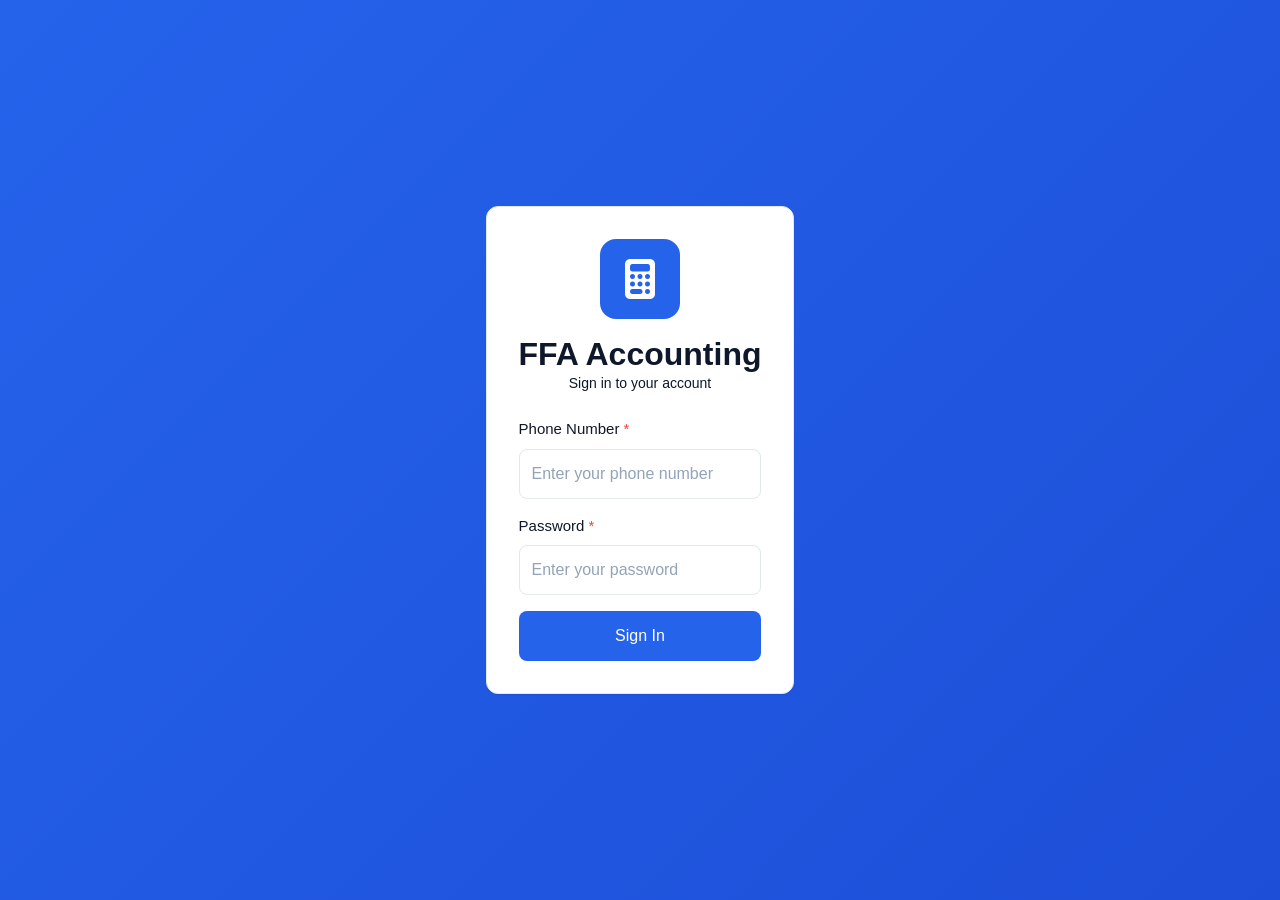
<file: acc2.html>
<!DOCTYPE html>
<html lang="en">
  <head>
    <meta charset="UTF-8" />
    <meta name="viewport" content="width=device-width, initial-scale=1.0" />
    <meta http-equiv="X-UA-Compatible" content="IE=edge" />
    <title>FFA Accounting System</title>
    <!-- Font Awesome -->
    <link
      rel="stylesheet"
      href="https://cdnjs.cloudflare.com/ajax/libs/font-awesome/6.4.2/css/all.min.css"
    />

    <style>
      /* ============================================
            CSS VARIABLES & RESET
            ============================================ */
      * {
        margin: 0;
        padding: 0;
        box-sizing: border-box;
        -webkit-tap-highlight-color: transparent;
      }

      :root {
        /* Colors */
        --primary: #2563eb;
        --primary-dark: #1d4ed8;
        --primary-light: #3b82f6;
        --success: #10b981;
        --success-dark: #059669;
        --warning: #f59e0b;
        --warning-dark: #d97706;
        --danger: #ef4444;
        --danger-dark: #dc2626;
        --info: #3b82f6;
        --secondary: #64748b;

        /* Neutrals */
        --gray-50: #f8fafc;
        --gray-100: #f1f5f9;
        --gray-200: #e2e8f0;
        --gray-300: #cbd5e1;
        --gray-400: #94a3b8;
        --gray-500: #64748b;
        --gray-600: #475569;
        --gray-700: #334155;
        --gray-800: #1e293b;
        --gray-900: #0f172a;

        /* Background */
        --bg-primary: #f8fafc;
        --bg-secondary: #ffffff;
        --bg-tertiary: #f1f5f9;

        /* Text */
        --text-primary: #0f172a;
        --text-secondary: #64748b;
        --text-tertiary: #94a3b8;

        /* Border */
        --border-color: #e2e8f0;

        /* Shadow */
        --shadow-sm: 0 1px 2px 0 rgba(0, 0, 0, 0.05);
        --shadow: 0 1px 3px 0 rgba(0, 0, 0, 0.1);
        --shadow-md: 0 4px 6px -1px rgba(0, 0, 0, 0.1);
        --shadow-lg: 0 10px 15px -3px rgba(0, 0, 0, 0.1);
        --shadow-xl: 0 20px 25px -5px rgba(0, 0, 0, 0.1);

        /* Spacing (Mobile-first) */
        --space-1: 0.25rem;
        --space-2: 0.5rem;
        --space-3: 0.75rem;
        --space-4: 1rem;
        --space-5: 1.25rem;
        --space-6: 1.5rem;
        --space-8: 2rem;

        /* Border Radius */
        --radius-sm: 0.375rem;
        --radius: 0.5rem;
        --radius-lg: 0.75rem;
        --radius-xl: 1rem;
        --radius-full: 9999px;

        /* Transitions */
        --transition: 200ms ease;

        /* Z-index */
        --z-modal: 2000;
        --z-toast: 3000;
        --z-sticky: 1100;

        /* Mobile-first Sidebar */
        --sidebar-width: 100%;
        --header-height: 56px;
      }

      /* Desktop adjustments */
      @media (min-width: 768px) {
        :root {
          --sidebar-width: 260px;
          --header-height: 64px;
        }
      }

      /* ============================================
            BASE STYLES (Mobile-optimized)
            ============================================ */
      body {
        font-family: -apple-system, BlinkMacSystemFont, "Segoe UI", Roboto,
          sans-serif;
        font-size: 14px;
        line-height: 1.5;
        color: var(--text-primary);
        background: var(--bg-primary);
        -webkit-font-smoothing: antialiased;
        overflow-x: hidden;
        touch-action: manipulation;
      }

      /* ============================================
            UTILITY CLASSES
            ============================================ */
      .hidden {
        display: none !important;
      }
      .flex {
        display: flex;
      }
      .flex-col {
        flex-direction: column;
      }
      .items-center {
        align-items: center;
      }
      .justify-between {
        justify-content: space-between;
      }
      .justify-center {
        justify-content: center;
      }
      .gap-2 {
        gap: var(--space-2);
      }
      .gap-3 {
        gap: var(--space-3);
      }
      .gap-4 {
        gap: var(--space-4);
      }
      .text-center {
        text-align: center;
      }
      .text-right {
        text-align: right;
      }
      .w-full {
        width: 100%;
      }

      /* ============================================
            TYPOGRAPHY (Mobile-optimized)
            ============================================ */
      h1,
      h2,
      h3,
      h4,
      h5,
      h6 {
        font-weight: 600;
        line-height: 1.2;
        color: var(--text-primary);
      }

      h1 {
        font-size: 1.5rem;
      }
      h2 {
        font-size: 1.25rem;
      }
      h3 {
        font-size: 1.125rem;
      }
      h4,
      h5,
      h6 {
        font-size: 1rem;
      }

      @media (min-width: 768px) {
        h1 {
          font-size: 2rem;
        }
        h2 {
          font-size: 1.5rem;
        }
        h3 {
          font-size: 1.25rem;
        }
      }

      p {
        margin-bottom: var(--space-4);
      }
      small {
        font-size: 0.875rem;
        color: var(--text-secondary);
      }

      /* ============================================
            BUTTONS (Touch-friendly 44px min)
            ============================================ */
      .btn {
        display: inline-flex;
        align-items: center;
        justify-content: center;
        gap: var(--space-2);
        padding: 0.75rem 1.25rem;
        font-size: 0.9375rem;
        font-weight: 500;
        border: none;
        border-radius: var(--radius);
        cursor: pointer;
        transition: var(--transition);
        text-decoration: none;
        white-space: nowrap;
        user-select: none;
        min-height: 44px;
        -webkit-tap-highlight-color: transparent;
      }

      .btn:active {
        transform: scale(0.98);
      }

      .btn:disabled {
        opacity: 0.6;
        cursor: not-allowed;
      }

      .btn-primary {
        background: var(--primary);
        color: white;
      }
      .btn-success {
        background: var(--success);
        color: white;
      }
      .btn-warning {
        background: var(--warning);
        color: white;
      }
      .btn-danger {
        background: var(--danger);
        color: white;
      }
      .btn-secondary {
        background: var(--gray-200);
        color: var(--text-primary);
      }

      .btn-primary:hover:not(:disabled) {
        background: var(--primary-dark);
      }
      .btn-success:hover:not(:disabled) {
        background: var(--success-dark);
      }
      .btn-warning:hover:not(:disabled) {
        background: var(--warning-dark);
      }
      .btn-danger:hover:not(:disabled) {
        background: var(--danger-dark);
      }
      .btn-secondary:hover:not(:disabled) {
        background: var(--gray-300);
      }

      .btn-sm {
        padding: 0.5rem 1rem;
        font-size: 0.875rem;
        min-height: 38px;
      }

      .btn-lg {
        padding: 1rem 1.5rem;
        font-size: 1rem;
      }

      .btn-icon {
        width: 44px;
        height: 44px;
        padding: 0;
        border-radius: var(--radius-full);
      }
      
      .btn-outline-primary {
        background: transparent;
        border: 1px solid var(--primary);
        color: var(--primary);
      }
      .btn-outline-primary:hover:not(:disabled) {
        background: var(--primary);
        color: white;
      }
      .btn-outline-primary.active {
        background: var(--primary);
        color: white;
      }
      
      .btn-outline-danger {
        background: transparent;
        border: 1px solid var(--danger);
        color: var(--danger);
      }

      .btn-group {
        display: inline-flex;
        gap: 4px;
      }

      /* ============================================
            FORM ELEMENTS (Mobile-optimized)
            ============================================ */
      .form-group {
        margin-bottom: var(--space-4);
      }

      .form-label {
        display: block;
        margin-bottom: var(--space-2);
        font-size: 0.9375rem;
        font-weight: 500;
      }

      .form-label.required::after {
        content: "*";
        color: var(--danger);
        margin-left: var(--space-1);
      }

      .form-input,
      .form-select,
      .form-textarea {
        width: 100%;
        padding: 0.75rem;
        font-size: 1rem;
        line-height: 1.5;
        color: var(--text-primary);
        background: var(--bg-secondary);
        border: 1px solid var(--border-color);
        border-radius: var(--radius);
        transition: var(--transition);
        min-height: 44px;
      }

      .form-input:focus,
      .form-select:focus,
      .form-textarea:focus {
        outline: none;
        border-color: var(--primary);
        box-shadow: 0 0 0 3px rgba(37, 99, 235, 0.1);
      }

      .form-input::placeholder {
        color: var(--text-tertiary);
      }

      .form-textarea {
        resize: vertical;
        min-height: 80px;
      }

      .form-row {
        display: grid;
        grid-template-columns: 1fr;
        gap: var(--space-4);
      }

      @media (min-width: 768px) {
        .form-row {
          grid-template-columns: repeat(auto-fit, minmax(250px, 1fr));
        }
      }

      /* ============================================
            CARDS
            ============================================ */
      .card {
        background: var(--bg-secondary);
        border: 1px solid var(--border-color);
        border-radius: var(--radius-lg);
        box-shadow: var(--shadow-sm);
        overflow: hidden;
      }

      .card-header {
        padding: var(--space-4);
        border-bottom: 1px solid var(--border-color);
        display: flex;
        align-items: center;
        justify-content: space-between;
      }

      .card-title {
        font-size: 1.125rem;
        font-weight: 600;
      }

      .card-body {
        padding: var(--space-4);
      }

      @media (min-width: 768px) {
        .card-header,
        .card-body {
          padding: var(--space-6);
        }
      }

      /* ============================================
            BADGES
            ============================================ */
      .badge {
        display: inline-flex;
        align-items: center;
        gap: var(--space-1);
        padding: 0.25rem 0.75rem;
        font-size: 0.75rem;
        font-weight: 500;
        border-radius: var(--radius-full);
        white-space: nowrap;
      }

      .badge-primary {
        background: rgba(37, 99, 235, 0.1);
        color: var(--primary);
      }
      .badge-success {
        background: rgba(16, 185, 129, 0.1);
        color: var(--success);
      }
      .badge-warning {
        background: rgba(245, 158, 11, 0.1);
        color: var(--warning);
      }
      .badge-danger {
        background: rgba(239, 68, 68, 0.1);
        color: var(--danger);
      }
      .badge-secondary {
        background: var(--gray-100);
        color: var(--gray-700);
      }

      /* ============================================
            TABLES (Mobile-responsive)
            ============================================ */
      .table-container {
        width: 100%;
        overflow-x: auto;
        -webkit-overflow-scrolling: touch;
      }

      .table {
        width: 100%;
        border-collapse: collapse;
        min-width: 600px;
      }

      .table th,
      .table td {
        padding: var(--space-3);
        font-size: 0.875rem;
        text-align: left;
        border-bottom: 1px solid var(--border-color);
      }

      .table th {
        background: var(--bg-tertiary);
        font-weight: 600;
        color: var(--text-secondary);
        text-transform: uppercase;
        letter-spacing: 0.025em;
        font-size: 0.75rem;
      }

      .table tbody tr {
        transition: background var(--transition);
      }

      .table tbody tr:hover {
        background: var(--bg-tertiary);
      }

      /* ============================================
            LOADING SPINNER
            ============================================ */
      .spinner {
        display: inline-block;
        width: 20px;
        height: 20px;
        border: 2px solid rgba(255, 255, 255, 0.3);
        border-top-color: white;
        border-radius: 50%;
        animation: spin 0.6s linear infinite;
      }

      .spinner-primary {
        border-color: rgba(37, 99, 235, 0.2);
        border-top-color: var(--primary);
      }

      @keyframes spin {
        to {
          transform: rotate(360deg);
        }
      }

      /* ============================================
            TOAST NOTIFICATIONS (Mobile-optimized)
            ============================================ */
      .toast-container {
        position: fixed;
        bottom: var(--space-4);
        left: var(--space-4);
        right: var(--space-4);
        z-index: var(--z-toast);
        display: flex;
        flex-direction: column;
        gap: var(--space-3);
      }

      @media (min-width: 768px) {
        .toast-container {
          left: auto;
          right: var(--space-6);
          max-width: 400px;
        }
      }

      .toast {
        display: flex;
        align-items: flex-start;
        gap: var(--space-3);
        padding: var(--space-4);
        background: var(--bg-secondary);
        border: 1px solid var(--border-color);
        border-radius: var(--radius-lg);
        box-shadow: var(--shadow-lg);
        animation: slideInMobile 0.3s ease-out;
      }

      @keyframes slideInMobile {
        from {
          transform: translateY(100%);
          opacity: 0;
        }
        to {
          transform: translateY(0);
          opacity: 1;
        }
      }

      @media (min-width: 768px) {
        .toast {
          animation: slideInDesktop 0.3s ease-out;
        }

        @keyframes slideInDesktop {
          from {
            transform: translateX(100%);
            opacity: 0;
          }
          to {
            transform: translateX(0);
            opacity: 1;
          }
        }
      }

      .toast-icon {
        flex-shrink: 0;
        width: 20px;
        height: 20px;
      }

      .toast-success .toast-icon {
        color: var(--success);
      }
      .toast-error .toast-icon {
        color: var(--danger);
      }
      .toast-warning .toast-icon {
        color: var(--warning);
      }
      .toast-info .toast-icon {
        color: var(--info);
      }

      .toast-content {
        flex: 1;
      }
      .toast-message {
        font-size: 0.875rem;
      }

      .toast-close {
        flex-shrink: 0;
        background: none;
        border: none;
        color: var(--text-tertiary);
        cursor: pointer;
        padding: 0;
        min-width: 24px;
        min-height: 24px;
      }

      /* ============================================
            MODAL (Mobile-optimized)
            ============================================ */
      .modal-overlay {
        position: fixed;
        inset: 0;
        background: rgba(0, 0, 0, 0.5);
        z-index: var(--z-modal);
        display: flex;
        align-items: flex-end;
        justify-content: center;
        animation: fadeIn 0.2s;
      }

      @media (min-width: 768px) {
        .modal-overlay {
          align-items: center;
          padding: var(--space-4);
        }
      }

      @keyframes fadeIn {
        from {
          opacity: 0;
        }
        to {
          opacity: 1;
        }
      }

      .modal {
        background: var(--bg-secondary);
        border-radius: var(--radius-xl) var(--radius-xl) 0 0;
        width: 100%;
        max-height: 90vh;
        overflow: hidden;
        display: flex;
        flex-direction: column;
        animation: slideUpModal 0.3s ease-out;
      }

      @keyframes slideUpModal {
        from {
          transform: translateY(100%);
        }
        to {
          transform: translateY(0);
        }
      }

      @media (min-width: 768px) {
        .modal {
          border-radius: var(--radius-xl);
          max-width: 600px;
        }
      }

      .modal-header {
        padding: var(--space-4);
        border-bottom: 1px solid var(--border-color);
        display: flex;
        align-items: center;
        justify-content: space-between;
      }

      .modal-title {
        font-size: 1.125rem;
        font-weight: 600;
      }

      .modal-close {
        background: none;
        border: none;
        font-size: 1.5rem;
        color: var(--text-tertiary);
        cursor: pointer;
        padding: 0;
        min-width: 32px;
        min-height: 32px;
        display: flex;
        align-items: center;
        justify-content: center;
        border-radius: var(--radius);
      }

      .modal-body {
        padding: var(--space-4);
        overflow-y: auto;
        flex: 1;
      }

      .modal-footer {
        padding: var(--space-4);
        border-top: 1px solid var(--border-color);
        display: flex;
        gap: var(--space-3);
        flex-direction: column;
      }

      @media (min-width: 768px) {
        .modal-header,
        .modal-body,
        .modal-footer {
          padding: var(--space-6);
        }

        .modal-footer {
          flex-direction: row;
          justify-content: flex-end;
        }
      }

      /* ============================================
            LOGIN PAGE (Mobile-optimized)
            ============================================ */
      .login-page {
        min-height: 100vh;
        display: flex;
        align-items: center;
        justify-content: center;
        background: linear-gradient(
          135deg,
          var(--primary) 0%,
          var(--primary-dark) 100%
        );
        padding: var(--space-4);
      }

      .login-card {
        width: 100%;
        max-width: 420px;
        padding: var(--space-6);
      }

      .login-header {
        text-align: center;
        margin-bottom: var(--space-6);
      }

      .login-icon {
        width: 64px;
        height: 64px;
        margin: 0 auto var(--space-4);
        background: var(--primary);
        color: white;
        border-radius: var(--radius-xl);
        display: flex;
        align-items: center;
        justify-content: center;
        font-size: 2rem;
      }

      @media (min-width: 768px) {
        .login-card {
          padding: var(--space-8);
        }

        .login-icon {
          width: 80px;
          height: 80px;
          font-size: 2.5rem;
        }
      }

      /* ============================================
            DASHBOARD LAYOUT (Mobile-first)
            ============================================ */
      .dashboard-layout {
        display: flex;
        flex-direction: column;
        min-height: 100vh;
      }

      @media (min-width: 768px) {
        .dashboard-layout {
          flex-direction: row;
        }
      }

      /* Sidebar - Bottom sheet on mobile */
      .sidebar {
        width: 100%;
        background: var(--bg-secondary);
        border-top: 1px solid var(--border-color);
        position: fixed;
        bottom: 0;
        left: 0;
        right: 0;
        z-index: var(--z-sticky);
        transform: translateY(100%);
        transition: transform 0.3s ease;
        max-height: 80vh;
        overflow-y: auto;
        -webkit-overflow-scrolling: touch;
      }

      .sidebar.show {
        transform: translateY(0);
      }

      @media (min-width: 768px) {
        .sidebar {
          width: var(--sidebar-width);
          height: 100vh;
          position: fixed;
          top: 0;
          left: 0;
          bottom: auto;
          border-right: 1px solid var(--border-color);
          border-top: none;
          transform: translateX(0);
          max-height: none;
        }
      }

      .sidebar-header {
        padding: var(--space-4);
        border-bottom: 1px solid var(--border-color);
      }

      .sidebar-logo {
        display: flex;
        align-items: center;
        gap: var(--space-3);
        font-size: 1.125rem;
        font-weight: 700;
        color: var(--primary);
      }

      .sidebar-nav {
        padding: var(--space-3) 0;
      }

      .nav-item {
        margin: var(--space-1) var(--space-3);
      }

      .nav-link {
        display: flex;
        align-items: center;
        gap: var(--space-3);
        padding: var(--space-3) var(--space-4);
        color: var(--text-secondary);
        text-decoration: none;
        border-radius: var(--radius);
        transition: var(--transition);
        font-weight: 500;
        min-height: 44px;
      }

      .nav-link:hover {
        background: var(--bg-tertiary);
        color: var(--text-primary);
      }

      .nav-link.active {
        background: var(--primary);
        color: white;
      }

      .nav-link i {
        width: 20px;
        text-align: center;
      }

      .sidebar-footer {
        padding: var(--space-4);
        border-top: 1px solid var(--border-color);
      }

      /* Main Content */
      .main-content {
        flex: 1;
        padding-bottom: 60px;
      }

      @media (min-width: 768px) {
        .main-content {
          margin-left: var(--sidebar-width);
          padding-bottom: 0;
        }
      }

      .header {
        background: var(--bg-secondary);
        border-bottom: 1px solid var(--border-color);
        padding: var(--space-3) var(--space-4);
        display: flex;
        align-items: center;
        gap: var(--space-3);
        height: var(--header-height);
        position: sticky;
        top: 0;
        z-index: calc(var(--z-sticky) - 1);
      }

      .header-title {
        flex: 1;
        font-size: 1.125rem;
        margin: 0;
        white-space: nowrap;
        overflow: hidden;
        text-overflow: ellipsis;
      }

      @media (min-width: 768px) {
        .header {
          padding: var(--space-4) var(--space-6);
        }

        .header-title {
          font-size: 1.5rem;
        }
      }

      .mobile-menu-toggle {
        display: flex;
      }

      @media (min-width: 768px) {
        .mobile-menu-toggle {
          display: none;
        }
      }

      .header-actions {
        display: flex;
        align-items: center;
        gap: var(--space-3);
      }

      .user-info {
        display: flex;
        align-items: center;
        gap: var(--space-2);
        font-size: 0.875rem;
      }

      .user-info i {
        font-size: 1.5rem;
      }

      .user-info span:not(.badge) {
        display: none;
      }

      @media (min-width: 768px) {
        .user-info span:not(.badge) {
          display: inline;
        }
      }

      .content {
        padding: var(--space-4);
        background: var(--bg-primary);
      }

      @media (min-width: 768px) {
        .content {
          padding: var(--space-6);
        }
      }

      /* ============================================
            DASHBOARD COMPONENTS (Mobile-optimized)
            ============================================ */
      .section-header {
        margin-bottom: var(--space-4);
        padding-bottom: var(--space-3);
        border-bottom: 2px solid var(--border-color);
      }

      .section-header h2 {
        font-size: 1.25rem;
      }

      @media (min-width: 768px) {
        .section-header {
          margin-bottom: var(--space-6);
        }

        .section-header h2 {
          font-size: 1.5rem;
        }
      }

      .stats-grid {
        display: grid;
        grid-template-columns: 1fr;
        gap: var(--space-4);
        margin-bottom: var(--space-6);
      }

      @media (min-width: 640px) {
        .stats-grid {
          grid-template-columns: repeat(2, 1fr);
        }
      }

      @media (min-width: 1024px) {
        .stats-grid {
          grid-template-columns: repeat(auto-fit, minmax(250px, 1fr));
          gap: var(--space-6);
          margin-bottom: var(--space-8);
        }
      }

      .stat-card {
        background: var(--bg-secondary);
        border: 1px solid var(--border-color);
        border-radius: var(--radius-lg);
        padding: var(--space-4);
        box-shadow: var(--shadow-sm);
        transition: var(--transition);
      }

      @media (min-width: 768px) {
        .stat-card {
          padding: var(--space-6);
        }

        .stat-card:hover {
          transform: translateY(-2px);
          box-shadow: var(--shadow-md);
        }
      }

      .stat-header {
        display: flex;
        justify-content: space-between;
        align-items: center;
        margin-bottom: var(--space-2);
      }

      .stat-icon {
        width: 40px;
        height: 40px;
        display: flex;
        align-items: center;
        justify-content: center;
        border-radius: var(--radius-lg);
        margin-bottom: var(--space-3);
        font-size: 1.25rem;
      }

      @media (min-width: 768px) {
        .stat-icon {
          width: 48px;
          height: 48px;
          font-size: 1.5rem;
          margin-bottom: var(--space-4);
        }
      }

      .stat-icon.stat-primary {
        background: rgba(37, 99, 235, 0.1);
        color: var(--primary);
      }

      .stat-icon.stat-success {
        background: rgba(16, 185, 129, 0.1);
        color: var(--success);
      }

      .stat-icon.stat-info {
        background: rgba(59, 130, 246, 0.1);
        color: var(--info);
      }

      .stat-icon.stat-warning {
        background: rgba(245, 158, 11, 0.1);
        color: var(--warning);
      }

      .stat-icon.stat-danger {
        background: rgba(239, 68, 68, 0.1);
        color: var(--danger);
      }

      .stat-label {
        font-size: 0.875rem;
        color: var(--text-secondary);
        font-weight: 500;
      }

      .stat-value {
        font-size: 1.5rem;
        font-weight: 700;
        margin: var(--space-2) 0;
      }

      @media (min-width: 768px) {
        .stat-value {
          font-size: 1.875rem;
        }
      }

      .stat-value.stat-primary {
        color: var(--primary);
      }
      .stat-value.stat-success {
        color: var(--success);
      }
      .stat-value.stat-danger {
        color: var(--danger);
      }
      .stat-value.stat-secondary {
        color: var(--secondary);
      }

      .stat-footer {
        display: flex;
        gap: var(--space-2);
        flex-wrap: wrap;
      }

      /* Expenses Breakdown */
      .expenses-breakdown {
        background: var(--bg-secondary);
        border: 1px solid var(--border-color);
        border-radius: var(--radius-lg);
        overflow: hidden;
        margin-bottom: var(--space-6);
      }

      @media (min-width: 768px) {
        .expenses-breakdown {
          margin-bottom: var(--space-8);
        }
      }

      .expenses-tabs {
        display: flex;
        border-bottom: 1px solid var(--border-color);
        background: var(--bg-tertiary);
        overflow-x: auto;
        -webkit-overflow-scrolling: touch;
      }

      .tab-btn {
        flex: 1;
        min-width: 100px;
        padding: var(--space-3) var(--space-4);
        background: none;
        border: none;
        font-size: 0.875rem;
        font-weight: 500;
        color: var(--text-secondary);
        cursor: pointer;
        transition: var(--transition);
        border-bottom: 2px solid transparent;
        white-space: nowrap;
      }

      .tab-btn:hover {
        background: var(--bg-secondary);
        color: var(--text-primary);
      }

      .tab-btn.active {
        color: var(--primary);
        border-bottom-color: var(--primary);
        background: var(--bg-secondary);
      }

      .expenses-content {
        position: relative;
      }

      .tab-content {
        display: none;
        padding: var(--space-4);
      }

      .tab-content.active {
        display: block;
        animation: contentFadeIn 0.2s ease-out;
      }

      @keyframes contentFadeIn {
        from {
          opacity: 0;
        }
        to {
          opacity: 1;
        }
      }

      @media (min-width: 768px) {
        .tab-content {
          padding: var(--space-6);
        }
      }

      .expenses-list {
        display: flex;
        flex-direction: column;
        gap: var(--space-4);
      }

      .expense-item {
        display: flex;
        flex-direction: column;
        gap: var(--space-2);
      }

      .expense-info {
        display: flex;
        justify-content: space-between;
        align-items: center;
        flex-wrap: wrap;
        gap: var(--space-2);
      }

      .expense-category {
        font-weight: 500;
        color: var(--text-primary);
      }

      .expense-amount {
        font-weight: 600;
        color: var(--primary);
      }

      .expense-bar {
        height: 8px;
        background: var(--bg-tertiary);
        border-radius: var(--radius-full);
        overflow: hidden;
      }

      .expense-bar-fill {
        height: 100%;
        background: linear-gradient(
          90deg,
          var(--primary),
          var(--primary-light)
        );
        transition: width 0.5s ease-out;
      }

      .expense-percentage {
        font-size: 0.75rem;
        color: var(--text-secondary);
        text-align: right;
      }

      .expenses-total {
        margin-top: var(--space-4);
        padding-top: var(--space-4);
        border-top: 1px solid var(--border-color);
        text-align: right;
        font-size: 1rem;
        font-weight: 600;
      }

      @media (min-width: 768px) {
        .expenses-total {
          margin-top: var(--space-6);
          font-size: 1.125rem;
        }
      }

      /* Loading State */
      .dashboard-loading {
        display: flex;
        align-items: center;
        justify-content: center;
        min-height: 300px;
        font-size: 2.5rem;
        color: var(--primary);
      }

      @media (min-width: 768px) {
        .dashboard-loading {
          min-height: 400px;
          font-size: 3rem;
        }
      }

      /* ============================================
            PROGRESSIVE LOADING STATES
            ============================================ */
      .skeleton {
        background: linear-gradient(
          90deg,
          var(--bg-tertiary) 0%,
          var(--gray-200) 50%,
          var(--bg-tertiary) 100%
        );
        background-size: 200% 100%;
        animation: skeleton 1.5s ease-in-out infinite;
        border-radius: var(--radius);
      }

      @keyframes skeleton {
        0% {
          background-position: 200% 0;
        }
        100% {
          background-position: -200% 0;
        }
      }

      .skeleton-text {
        height: 1rem;
        margin-bottom: var(--space-2);
      }

      .skeleton-card {
        height: 120px;
      }

      /* ============================================
            SAFE AREA INSETS (iOS notch support)
            ============================================ */
      @supports (padding: max(0px)) {
        .header {
          padding-left: max(var(--space-4), env(safe-area-inset-left));
          padding-right: max(var(--space-4), env(safe-area-inset-right));
        }

        .content {
          padding-left: max(var(--space-4), env(safe-area-inset-left));
          padding-right: max(var(--space-4), env(safe-area-inset-right));
        }

        .sidebar {
          padding-bottom: max(var(--space-4), env(safe-area-inset-bottom));
        }

        .main-content {
          padding-bottom: max(60px, env(safe-area-inset-bottom));
        }

        @media (min-width: 768px) {
          .main-content {
            padding-bottom: 0;
          }
        }
      }

      /* Progressive Loading Animation */
      .progressive-fade-in {
        animation: fadeInUp 0.4s ease-out;
      }

      @keyframes fadeInUp {
        from {
          opacity: 0;
          transform: translateY(20px);
        }
        to {
          opacity: 1;
          transform: translateY(0);
        }
      }

      .modal-backdrop {
        position: fixed;
        inset: 0;
        background: rgba(0, 0, 0, 0.5);
        display: flex;
        align-items: center;
        justify-content: center;
        z-index: var(--z-modal);
        box-shadow: rgba(0, 0, 0, 0.35) 0px 5px 15px;
      }
      .modal-backdrop.hidden {
        display: none !important;
      }

      .modal-content {
        background: white;
        border-radius: var(--radius-lg);
        width: 90%;
        max-width: 480px;
        overflow: hidden;
        display: flex;
        flex-direction: column;
      }

      .expea-header-btns {
        display: flex;
        justify-content: center;
      }

      /* Generic stats card wrapper */
      .stats-wrapper {
        margin-bottom: 1.5rem;
      }

      /* Card adjustments for stats */
      .stats-card {
        border-radius: 10px;
        box-shadow: 0 4px 12px rgba(15, 23, 42, 0.08);
        border: 1px solid rgba(148, 163, 184, 0.3);
      }

      /* Stats row spacing */
      .stats-row {
        row-gap: 1rem;
      }

      /* Single stat column */
      .stats-col {
        padding: 0.5rem 0.75rem;
      }

      /* Label style */
      .stats-label {
        font-size: 0.78rem;
        text-transform: uppercase;
        letter-spacing: 0.06em;
        color: var(--text-secondary, #6b7280);
        margin-bottom: 0.25rem;
      }

      /* Value style */
      .stats-value {
        font-size: 1.1rem;
        font-weight: 600;
        color: var(--text-primary, #111827);
      }

      /* Optional subtle divider between columns on desktop */
      @media (min-width: 768px) {
        .stats-col + .stats-col {
          border-left: 1px solid rgba(148, 163, 184, 0.3);
        }
      }

      /* Mobile responsiveness: 2 columns per row */
      @media (max-width: 767px) {
        .stats-row {
          display: flex;
          flex-wrap: wrap;
        }

        .stats-col {
          flex: 0 0 50%;
          max-width: 50%;
          padding: 0.5rem 0.5rem;
          border-left: none !important;
        }

        .stats-value {
          font-size: 1rem;
        }
      }
      
      .row {
        display: flex;
        flex-wrap: wrap;
        margin: 0 -0.5rem;
      }
      .col {
        flex: 1;
        padding: 0 0.5rem;
        min-width: 100px;
      }
      .mb-0 { margin-bottom: 0; }
      .mb-3 { margin-bottom: 1rem; }
      .h5 { font-size: 1.25rem; font-weight: 600; }
      .small { font-size: 0.875rem; }
      .text-muted { color: var(--text-secondary); }

    </style>
  </head>
  <body>
    <!-- Toast Container -->
    <div class="toast-container" id="toastContainer"></div>

    <div id="app">
      <!-- ============================================
            LOGIN PAGE
        ============================================ -->
      <div id="loginPage" class="login-page">
        <div class="login-container">
          <div class="login-card card">
            <div class="login-header">
              <div class="login-icon">
                <i class="fas fa-calculator"></i>
              </div>
              <h1 class="login-title">FFA Accounting</h1>
              <p class="login-subtitle">Sign in to your account</p>
            </div>

            <form id="loginForm" class="login-form">
              <div class="form-group">
                <label class="form-label required" for="loginPhone"
                  >Phone Number</label
                >
                <input
                  type="tel"
                  id="loginPhone"
                  class="form-input"
                  placeholder="Enter your phone number"
                  autocomplete="tel"
                  required
                />
              </div>

              <div class="form-group">
                <label class="form-label required" for="loginPassword"
                  >Password</label
                >
                <input
                  type="password"
                  id="loginPassword"
                  class="form-input"
                  placeholder="Enter your password"
                  autocomplete="current-password"
                  required
                />
              </div>

              <button
                type="submit"
                class="btn btn-primary btn-lg w-full"
                id="loginButton"
              >
                <span id="loginButtonText">Sign In</span>
                <span id="loginButtonSpinner" class="spinner hidden"></span>
              </button>
            </form>
          </div>
        </div>
      </div>

      <!-- ============================================
            DASHBOARD (Hidden initially)
        ============================================ -->
      <div id="dashboardPage" class="hidden">
        <div class="dashboard-layout">
          <!-- Sidebar -->
          <aside class="sidebar" id="sidebar">
            <div class="sidebar-header">
              <div class="sidebar-logo">
                <i class="fas fa-calculator"></i>
                <span>FFA Accounting</span>
              </div>
            </div>

            <nav class="sidebar-nav" id="sidebarNav">
              <!-- Navigation will be generated by JavaScript -->
            </nav>

            <div class="sidebar-footer">
              <button class="btn btn-secondary btn-sm w-full" id="logoutButton">
                <i class="fas fa-sign-out-alt"></i>
                <span>Logout</span>
              </button>
            </div>
          </aside>

          <!-- Main Content -->
          <div class="main-content">
            <header class="header">
              <button
                class="btn btn-icon btn-secondary mobile-menu-toggle"
                id="mobileMenuToggle"
              >
                <i class="fas fa-bars"></i>
              </button>

              <h1 class="header-title" id="pageTitle">Dashboard</h1>

              <div class="header-actions">
                <div class="user-info">
                  <i class="fas fa-user-circle"></i>
                  <span id="userName">Admin</span>
                  <span class="badge badge-primary" id="userRole">Admin</span>
                </div>
              </div>
            </header>

            <main class="content" id="mainContent">
              <!-- Content sections will be generated by JavaScript -->
            </main>
          </div>
        </div>
      </div>
    </div>

    <!-- Expense Modal -->
    <div id="expenseModal" class="modal-backdrop hidden">
      <div class="modal-content">
        <div class="modal-header">
          <h3 id="expenseModalTitle">Add Expense</h3>
          <button id="expenseModalClose" class="modal-close">&times;</button>
        </div>
        <div class="modal-body">
          <form id="expenseForm">
            <div class="form-group">
              <label for="expenseAmount">Amount</label>
              <input
                id="expenseAmount"
                name="amount"
                type="number"
                step="0.01"
                class="form-input"
                required
              />
            </div>
            <div class="form-group">
              <label for="expenseCategory">Category</label>
              <select
                id="expenseCategory"
                name="category_id"
                class="form-select"
                required
              >
                <option value="">Select category</option>
              </select>
            </div>
            <div class="form-group">
              <label for="expenseType">Type</label>
              <select id="expenseType" name="type" class="form-select" required>
                <option value="variable">Variable</option>
                <option value="fixed">Fixed</option>
              </select>
            </div>
            <div class="form-group">
              <label for="expenseVault">Vault</label>
              <select
                id="expenseVault"
                name="vault_id"
                class="form-select"
                required
              >
                <option value="">Select vault</option>
              </select>
            </div>
            <div class="form-group">
              <label for="expenseDate">Date</label>
              <input
                id="expenseDate"
                name="date"
                type="date"
                class="form-input"
                required
              />
            </div>
            <div class="form-group">
              <label for="expenseDescription">Description</label>
              <textarea
                id="expenseDescription"
                name="description"
                class="form-textarea"
                rows="3"
              ></textarea>
            </div>
            <input type="hidden" id="expenseEmployee" name="employee_id" />
            <div class="modal-footer">
              <button
                type="button"
                id="expenseCancelBtn"
                class="btn btn-secondary"
              >
                Cancel
              </button>
              <button type="submit" class="btn btn-primary">
                Save Expense
              </button>
            </div>
          </form>
        </div>
      </div>
    </div>

    <!-- Vault Modal -->
    <div id="vaultModal" class="modal-backdrop hidden">
      <div class="modal-content">
        <div class="modal-header">
          <h3 id="vaultModalTitle">Add Vault</h3>
          <button id="vaultModalClose" class="modal-close">&times;</button>
        </div>
        <div class="modal-body">
          <form id="vaultForm">
            <div class="form-group">
              <label for="vaultName">Vault Name</label>
              <input
                id="vaultName"
                name="name"
                type="text"
                class="form-input"
                required
              />
            </div>
            <div class="form-group">
              <label for="vaultPaymentMethod">Payment Method</label>
              <select
                id="vaultPaymentMethod"
                name="payment_method"
                class="form-select"
                required
              >
                <option value="cash">Cash</option>
                <option value="bank">Bank</option>
                <option value="online">Online</option>
              </select>
            </div>
            <div class="form-group">
              <label for="vaultBalance">Initial Balance</label>
              <input
                id="vaultBalance"
                name="balance"
                type="number"
                step="0.01"
                class="form-input"
                value="0"
              />
            </div>
            <div class="form-group">
              <label for="vaultCommission">Commission Rate (%)</label>
              <input
                id="vaultCommission"
                name="commission_rate"
                type="number"
                step="0.01"
                class="form-input"
                value="0"
              />
            </div>
            <div class="form-group">
              <label for="vaultDefaultWarehouse">Default Warehouse</label>
              <input
                id="vaultDefaultWarehouse"
                name="default_warehouse"
                type="text"
                class="form-input"
                placeholder="Main warehouse"
              />
            </div>
            <div class="form-group">
              <label class="checkbox-label">
                <input
                  type="checkbox"
                  id="vaultIsDefault"
                  name="is_default"
                />
                Set as default vault
              </label>
            </div>
            <div class="modal-footer">
              <button
                type="button"
                id="vaultCancelBtn"
                class="btn btn-secondary"
              >
                Cancel
              </button>
              <button type="submit" class="btn btn-primary">
                Save Vault
              </button>
            </div>
          </form>
        </div>
      </div>
    </div>

    <!-- Transfer Money Modal -->
    <div id="transferModal" class="modal-backdrop hidden">
      <div class="modal-content">
        <div class="modal-header">
          <h3 id="transferModalTitle">Transfer Money</h3>
          <button id="transferModalClose" class="modal-close">&times;</button>
        </div>
        <div class="modal-body">
          <form id="transferForm">
            <div class="form-group">
              <label for="fromVault">From Vault</label>
              <select
                id="fromVault"
                name="from_vault_id"
                class="form-select"
                required
              >
                <option value="">Select vault</option>
              </select>
            </div>
            <div class="form-group">
              <label for="toVault">To Vault</label>
              <select
                id="toVault"
                name="to_vault_id"
                class="form-select"
                required
              >
                <option value="">Select vault</option>
              </select>
            </div>
            <div class="form-group">
              <label for="transferAmount">Amount</label>
              <input
                id="transferAmount"
                name="amount"
                type="number"
                step="0.01"
                class="form-input"
                required
              />
            </div>
            <div class="form-group">
              <label for="transferNote">Note (optional)</label>
              <textarea
                id="transferNote"
                name="note"
                class="form-textarea"
                rows="3"
              ></textarea>
            </div>
            <input type="hidden" id="transferEmployee" name="employee_id" />
            <div class="modal-footer">
              <button
                type="button"
                id="transferCancelBtn"
                class="btn btn-secondary"
              >
                Cancel
              </button>
              <button type="submit" class="btn btn-primary">
                Transfer
              </button>
            </div>
          </form>
        </div>
      </div>
    </div>

    <!-- Add Funds Modal -->
    <div id="addFundsModal" class="modal-backdrop hidden">
      <div class="modal-content">
        <div class="modal-header">
          <h3 id="addFundsModalTitle">Add Funds to Vault</h3>
          <button id="addFundsModalClose" class="modal-close">&times;</button>
        </div>
        <div class="modal-body">
          <form id="addFundsForm">
            <div class="form-group">
              <label>Vault</label>
              <input
                id="addFundsVaultName"
                type="text"
                class="form-input"
                readonly
              />
            </div>
            <div class="form-group">
              <label for="addFundsAmount">Amount</label>
              <input
                id="addFundsAmount"
                name="amount"
                type="number"
                step="0.01"
                class="form-input"
                required
              />
            </div>
            <div class="form-group">
              <label for="addFundsNote">Note</label>
              <textarea
                id="addFundsNote"
                name="note"
                class="form-textarea"
                rows="3"
                required
              ></textarea>
            </div>
            <input type="hidden" id="addFundsVaultId" name="vault_id" />
            <input type="hidden" id="addFundsEmployeeId" name="employee_id" />
            <div class="modal-footer">
              <button
                type="button"
                id="addFundsCancelBtn"
                class="btn btn-secondary"
              >
                Cancel
              </button>
              <button type="submit" class="btn btn-primary">
                Add Funds
              </button>
            </div>
          </form>
        </div>
      </div>
    </div>

    <!-- Payroll Request Modal -->
    <div id="payrollRequestModal" class="modal-backdrop hidden">
      <div class="modal-content">
        <div class="modal-header">
          <h3 id="payrollRequestModalTitle">New Payroll Request</h3>
          <button id="payrollRequestModalClose" class="modal-close">&times;</button>
        </div>
        <div class="modal-body">
          <form id="payrollRequestForm">
            <div class="form-group">
              <label for="requestEmployee">Employee</label>
              <select
                id="requestEmployee"
                name="employee_id"
                class="form-select"
                required
              >
                <option value="">Select employee</option>
              </select>
            </div>
            <div class="form-group">
              <label for="requestType">Type</label>
              <select
                id="requestType"
                name="type"
                class="form-select"
                required
              >
                <option value="advance">Advance</option>
                <option value="bonus">Bonus</option>
                <option value="deduction">Deduction</option>
              </select>
            </div>
            <div class="form-group">
              <label for="requestAmount">Amount</label>
              <input
                id="requestAmount"
                name="amount"
                type="number"
                step="0.01"
                class="form-input"
                required
              />
            </div>
            <div class="form-group">
              <label for="requestMonth">Month</label>
              <input
                id="requestMonth"
                name="month"
                type="month"
                class="form-input"
                required
              />
            </div>
            <div class="form-group">
              <label for="requestReason">Reason</label>
              <textarea
                id="requestReason"
                name="reason"
                class="form-textarea"
                rows="3"
              ></textarea>
            </div>
            <div class="form-group">
              <label class="checkbox-label">
                <input
                  type="checkbox"
                  id="requestApproveNow"
                  name="approve_now"
                  checked
                />
                Approve and pay immediately
              </label>
            </div>
            <div class="form-group" id="requestVaultGroup">
              <label for="requestVault">Vault (for immediate payment)</label>
              <select
                id="requestVault"
                name="vault_id"
                class="form-select"
              >
                <option value="">Select vault</option>
              </select>
            </div>
            <div class="modal-footer">
              <button
                type="button"
                id="payrollRequestCancelBtn"
                class="btn btn-secondary"
              >
                Cancel
              </button>
              <button type="submit" class="btn btn-primary">
                Submit Request
              </button>
            </div>
          </form>
        </div>
      </div>
    </div>

    <!-- SHRMS Login Modal -->
    <div id="shrmsLoginModal" class="modal-backdrop hidden">
      <div class="modal-content">
        <div class="modal-header">
          <h3>HR System Login</h3>
          <button id="shrmsLoginModalClose" class="modal-close">&times;</button>
        </div>
        <div class="modal-body">
          <form id="shrmsLoginForm">
            <div class="form-group">
              <label for="shrmsPhone">Phone</label>
              <input
                id="shrmsPhone"
                name="phone"
                type="text"
                class="form-input"
                readonly
              />
            </div>
            <div class="form-group">
              <label for="shrmsPassword">Password</label>
              <input
                id="shrmsPassword"
                name="password"
                type="password"
                class="form-input"
                required
              />
            </div>
            <div class="modal-footer">
              <button
                type="button"
                id="shrmsLoginCancelBtn"
                class="btn btn-secondary"
              >
                Cancel
              </button>
              <button type="submit" class="btn btn-primary">
                Login
              </button>
            </div>
          </form>
        </div>
      </div>
    </div>

    <script>
      "use strict";

      // ============================================
      // CONFIGURATION
      // ============================================
      const CONFIG = {
        API_BASE: "https://darkviolet-antelope-523488.hostingersite.com/wp-json/ffa/v1",
        SHRMS_API_BASE: "https://darkviolet-antelope-523488.hostingersite.com/wp-json/shrms/v1",
        VERSION: "1.0.0",
        DEBUG_MODE: true,
        STORAGE_PREFIX: "ffa_",
        CACHE_TTL: {
          vaults: 5 * 1000,
          categories: 10 * 60 * 1000,
          employees: 5 * 60 * 1000,
          dashboard: 1 * 60 * 1000,
          sections: 3 * 60 * 1000,
        },
        AUTO_REFRESH: {
          dashboard: 30 * 1000,
          enabled: true,
        },
        API_TIMEOUT: 10000,
      };

      // ============================================
      // STATE MANAGEMENT - Improved state with better section switching
      // ============================================
      const STATE = {
        user: null,
        userRole: null,
        token: null,
        cache: {},
        sectionCache: {},
        currentSection: "dashboard",
        loadingStates: {},
        autoRefreshIntervals: {},
        isSwitchingSection: false, // Flag to prevent duplicate section loads

        set(key, value) {
          this[key] = value;
          if (key === "token") {
            localStorage.setItem(CONFIG.STORAGE_PREFIX + "token", value);
          } else if (key === "user") {
            localStorage.setItem(CONFIG.STORAGE_PREFIX + "user", JSON.stringify(value));
          }
        },

        get(key) {
          return this[key];
        },

        clear() {
          this.clearAutoRefresh();
          this.user = null;
          this.token = null;
          this.cache = {};
          this.sectionCache = {};
          this.loadingStates = {};
          localStorage.removeItem(CONFIG.STORAGE_PREFIX + "token");
          localStorage.removeItem(CONFIG.STORAGE_PREFIX + "user");
        },

        setCache(key, value, ttl) {
          const finalTTL = ttl || CONFIG.CACHE_TTL[key] || CONFIG.CACHE_TTL.vaults;
          this.cache[key] = {
            data: value,
            timestamp: Date.now(),
            ttl: finalTTL,
          };
        },

        getCache(key, ignoreExpiry = false) {
          const cached = this.cache[key];
          if (!cached) return null;
          if (!ignoreExpiry && Date.now() - cached.timestamp > cached.ttl) {
            delete this.cache[key];
            return null;
          }
          return cached.data;
        },

        clearCache(key) {
          if (key) {
            delete this.cache[key];
          } else {
            this.cache = {};
          }
        },

        setSectionCache(section, html) {
          this.sectionCache[section] = {
            html: html,
            timestamp: Date.now(),
            ttl: CONFIG.CACHE_TTL.sections,
          };
        },

        getSectionCache(section) {
          const cached = this.sectionCache[section];
          if (!cached) return null;
          if (Date.now() - cached.timestamp > cached.ttl) {
            delete this.sectionCache[section];
            return null;
          }
          return cached.html;
        },

        clearSectionCache(section) {
          if (section) {
            delete this.sectionCache[section];
          } else {
            this.sectionCache = {};
          }
        },

        setLoading(key, isLoading) {
          this.loadingStates[key] = isLoading;
        },

        isLoading(key) {
          return this.loadingStates[key] || false;
        },

        setAutoRefresh(key, callback, interval) {
          this.clearAutoRefresh(key);
          if (CONFIG.AUTO_REFRESH.enabled && interval) {
            this.autoRefreshIntervals[key] = setInterval(callback, interval);
          }
        },

        clearAutoRefresh(key) {
          if (key) {
            if (this.autoRefreshIntervals[key]) {
              clearInterval(this.autoRefreshIntervals[key]);
              delete this.autoRefreshIntervals[key];
            }
          } else {
            Object.keys(this.autoRefreshIntervals).forEach((k) => {
              clearInterval(this.autoRefreshIntervals[k]);
            });
            this.autoRefreshIntervals = {};
          }
        },

        shrmsToken: null,
        setShrmsToken(token) {
          this.shrmsToken = token;
          localStorage.setItem(CONFIG.STORAGE_PREFIX + "shrmsToken", token);
        },
        getShrmsToken() {
          if (!this.shrmsToken) {
            this.shrmsToken = localStorage.getItem(CONFIG.STORAGE_PREFIX + "shrmsToken") || null;
          }
          return this.shrmsToken;
        },
        clearShrmsToken() {
          this.shrmsToken = null;
          localStorage.removeItem(CONFIG.STORAGE_PREFIX + "shrmsToken");
        },
      };

      // ============================================
      // LOGGING SYSTEM
      // ============================================
      const Logger = {
        enabled: CONFIG.DEBUG_MODE,
        log(...args) { if (this.enabled) console.log("[FFA]", ...args); },
        info(...args) { if (this.enabled) console.info("[FFA]", ...args); },
        warn(...args) { if (this.enabled) console.warn("[FFA]", ...args); },
        error(...args) { if (this.enabled) console.error("[FFA]", ...args); },
      };

      // ============================================
      // API LAYER
      // ============================================
      const API = {
        async request(endpoint, options = {}) {
          const baseUrl = options.baseUrl || CONFIG.API_BASE;
          const url = `${baseUrl}${endpoint}`;
          const ffaToken = STATE.get("token");
          const shrmsToken = STATE.getShrmsToken();

          const config = {
            method: options.method || "GET",
            headers: {
              "Content-Type": "application/json",
              ...(baseUrl === CONFIG.API_BASE && ffaToken && { Authorization: `Bearer ${ffaToken}` }),
              ...(baseUrl === CONFIG.SHRMS_API_BASE && shrmsToken && { Authorization: `Bearer ${shrmsToken}` }),
              ...options.headers,
            },
            ...options,
          };

          try {
            const controller = new AbortController();
            const timeoutId = setTimeout(() => controller.abort(), CONFIG.API_TIMEOUT);
            const response = await fetch(url, { ...config, signal: controller.signal });
            clearTimeout(timeoutId);

            let data;
            try {
              data = await response.json();
            } catch (parseError) {
              throw new Error("Invalid server response");
            }

            if (!response.ok) {
              if (response.status === 401) {
                if (baseUrl === CONFIG.API_BASE) {
                  APP.logout();
                }
                throw new Error("Session expired");
              }
              throw new Error(data.message || `HTTP ${response.status}`);
            }
            return data;
          } catch (error) {
            if (error.name === "AbortError") {
              throw new Error("Request timed out");
            }
            throw error;
          }
        },

        async login(phone, password) {
          return this.request("/auth/login", {
            method: "POST",
            body: JSON.stringify({ phone, password }),
          });
        },

        async getDashboard() {
          return this.request("/dashboard");
        },

        async getVaults() {
          const cached = STATE.getCache("vaults");
          if (cached) return cached;
          const resp = await this.request("/vaults");
          STATE.setCache("vaults", resp);
          return resp;
        },

        async createVault(data) {
          return this.request("/vaults", { method: "POST", body: JSON.stringify(data) });
        },

        async deleteVault(id) {
          return this.request(`/vaults/${id}`, { method: "DELETE" });
        },

        async transferBetweenVaults(data) {
          return this.request("/vaults/transfer", { method: "POST", body: JSON.stringify(data) });
        },

        async addFundsToVault(data) {
          return this.request("/vaults/add-funds", { method: "POST", body: JSON.stringify(data) });
        },

        async getCategories() {
          const cached = STATE.getCache("categories");
          if (cached) return cached;
          const resp = await this.request("/expense-categories");
          STATE.setCache("categories", resp);
          return resp;
        },

        async getExpenses(params = {}) {
          const query = new URLSearchParams(params).toString();
          const endpoint = query ? `/expenses?${query}` : "/expenses";
          return this.request(endpoint);
        },

        async getCashflow(params = {}) {
          const query = new URLSearchParams(params).toString();
          const endpoint = query ? `/cashflow?${query}` : "/cashflow";
          return this.request(endpoint);
        },

        

        async shrmsLogin(phone, password) {
          return this.request("/auth/login", {
            method: "POST",
            baseUrl: CONFIG.SHRMS_API_BASE,
            body: JSON.stringify({ phone, password }),
          });
        },

        async getRequests(params = {}) {
          const query = new URLSearchParams(params).toString();
          const endpoint = query ? `/requests?${query}` : "/requests";
          return this.request(endpoint, { baseUrl: CONFIG.SHRMS_API_BASE });
        },

        async createRequest(data) {
          return this.request("/requests", {
            method: "POST",
            baseUrl: CONFIG.SHRMS_API_BASE,
            body: JSON.stringify(data),
          });
        },

        async approveRequest(id, data = {}) {
          return this.request(`/requests/${id}/approve`, {
            method: "POST",
            baseUrl: CONFIG.SHRMS_API_BASE,
            body: Object.keys(data).length ? JSON.stringify(data) : undefined,
          });
        },

        async getCompanyLoans(params = {}) {
          const query = new URLSearchParams(params).toString();
          const endpoint = query ? `/company-loans?${query}` : "/company-loans";
          return this.request(endpoint);
        },

        async createCompanyLoan(payload) {
          return this.request("/company-loans", { method: "POST", body: JSON.stringify(payload) });
        },

        async deleteCompanyLoan(id) {
          return this.request(`/company-loans/${id}`, { method: "DELETE" });
        },

        async getEmployeeLoans(params = {}) {
          const query = new URLSearchParams(params).toString();
          const endpoint = query ? `/employee-loans?${query}` : "/employee-loans";
          return this.request(endpoint);
        },

        async createEmployeeLoan(payload) {
          return this.request("/employee-loans", { method: "POST", body: JSON.stringify(payload) });
        },

        async deleteEmployeeLoan(id) {
          return this.request(`/employee-loans/${id}`, { method: "DELETE" });
        },

        async getLoanPayments(params = {}) {
          const query = new URLSearchParams(params).toString();
          const endpoint = query ? `/loan-payments?${query}` : "/loan-payments";
          return this.request(endpoint);
        },

        async createLoanPayment(payload) {
          return this.request("/loan-payments", { method: "POST", body: JSON.stringify(payload) });
        },
      };

      // ============================================
      // UI COMPONENTS
      // ============================================
      const UI = {
        showToast(message, type = "info", duration = 5000) {
          const container = document.getElementById("toastContainer");
          const toast = document.createElement("div");
          toast.className = `toast toast-${type}`;
          const icons = {
            success: "fa-check-circle",
            error: "fa-exclamation-circle",
            warning: "fa-exclamation-triangle",
            info: "fa-info-circle",
          };
          toast.innerHTML = `
            <div class="toast-icon"><i class="fas ${icons[type]}"></i></div>
            <div class="toast-content"><div class="toast-message">${message}</div></div>
            <button class="toast-close" onclick="this.parentElement.remove()"><i class="fas fa-times"></i></button>
          `;
          container.appendChild(toast);
          if (duration > 0) setTimeout(() => toast.remove(), duration);
        },

        showPage(pageId) {
          document.getElementById("loginPage").classList.add("hidden");
          document.getElementById("dashboardPage").classList.add("hidden");
          document.getElementById(pageId).classList.remove("hidden");
        },

        showLoading(message = "Loading...") {
          let loadingOverlay = document.getElementById("loadingOverlay");
          if (!loadingOverlay) {
            loadingOverlay = document.createElement("div");
            loadingOverlay.id = "loadingOverlay";
            loadingOverlay.style.cssText = "position:fixed;inset:0;background:rgba(255,255,255,0.7);z-index:9999;display:flex;align-items:center;justify-content:center;font-size:1.5rem;color:#333;";
            loadingOverlay.innerHTML = `<div style="text-align:center;"><div class="spinner spinner-primary" style="width:40px;height:40px;border-width:4px;margin:0 auto 10px;"></div><div>${message}</div></div>`;
            document.body.appendChild(loadingOverlay);
          } else {
            loadingOverlay.querySelector("div > div:last-child").textContent = message;
            loadingOverlay.style.display = "flex";
          }
        },

        hideLoading() {
          const loadingOverlay = document.getElementById("loadingOverlay");
          if (loadingOverlay) loadingOverlay.style.display = "none";
        },

        showSkeleton(container, type = "default") {
          const skeletons = {
            stats: `<div class="stats-grid">${Array(4).fill("").map(() => `<div class="stat-card"><div class="skeleton skeleton-text" style="width:60%;margin-bottom:1rem;"></div><div class="skeleton skeleton-text" style="width:80%;height:2rem;margin-bottom:0.5rem;"></div><div class="skeleton skeleton-text" style="width:40%;"></div></div>`).join("")}</div>`,
            table: `<div class="card"><div class="card-header"><div class="skeleton skeleton-text" style="width:200px;"></div></div><div class="card-body">${Array(5).fill("").map(() => `<div class="skeleton skeleton-text" style="margin-bottom:0.75rem;"></div>`).join("")}</div></div>`,
            default: `<div class="card"><div class="card-body"><div class="skeleton skeleton-card"></div></div></div>`,
          };
          container.innerHTML = skeletons[type] || skeletons.default;
        },

        transitionContent(container, newContent, callback) {
          if (!container) {
            Logger.error("transitionContent: container is undefined");
            return;
          }
          
          // Direct content update for speed
          container.innerHTML = newContent;
          
          // Small delay before callback to ensure DOM is ready
          requestAnimationFrame(() => {
            if (callback) callback();
          });
        },
      };

      // ============================================
      // AUTHENTICATION
      // ============================================
      const Auth = {
        async login(phone, password) {
          try {
            UI.showLoading("Logging in...");
            const response = await API.login(phone, password);
            if (response.status === "success") {
              STATE.set("token", response.data.token);
              STATE.set("user", response.data.employee);
              STATE.clearSectionCache("expenses");
              STATE.clearCache("expenses");
              UI.hideLoading();
              UI.showToast("Welcome back!", "success");
              APP.initDashboard();
            } else {
              throw new Error(response.message || "Login failed");
            }
          } catch (error) {
            Logger.error("Login failed", error);
            UI.hideLoading();
            UI.showToast(error.message, "error");
          }
        },

        logout() {
          STATE.clear();
          UI.showPage("loginPage");
          UI.showToast("Logged out successfully", "info");
          STATE.clearAutoRefresh();
        },

        checkAuth() {
          const token = localStorage.getItem(CONFIG.STORAGE_PREFIX + "token");
          const user = localStorage.getItem(CONFIG.STORAGE_PREFIX + "user");
          if (token && user) {
            STATE.set("token", token);
            STATE.set("user", JSON.parse(user));
            return true;
          }
          return false;
        },
      };

      // ============================================
      // UTILITIES
      // ============================================
      const Utils = {
        formatNumber(number, decimals = 2) {
          return new Intl.NumberFormat("en-US", { minimumFractionDigits: decimals, maximumFractionDigits: decimals }).format(number || 0);
        },
        formatDate(dateString) {
          return new Date(dateString).toLocaleDateString("en-US", { year: "numeric", month: "short", day: "numeric", hour: "2-digit", minute: "2-digit" });
        },
        formatCurrency(amount, currency = "EGP") {
          return `${currency} ${this.formatNumber(amount)}`;
        },
      };

      // ============================================
      // APP - Fixed section switching logic
      // ============================================
      const APP = {
        expenses: [],
        expensesCurrentPage: 1,
        expensesLastPage: false,
        _companyLoans: [],
        _employeeLoans: [],
        _payrollRequests: [],

        init() {
          Logger.info("Initializing FFA Accounting System");
          this.setupEventListeners();
          if (Auth.checkAuth()) {
            this.initDashboard();
          } else {
            UI.showPage("loginPage");
          }
        },

        setupEventListeners() {
          // Login form
          document.getElementById("loginForm")?.addEventListener("submit", async (e) => {
            e.preventDefault();
            const phone = document.getElementById("loginPhone").value;
            const password = document.getElementById("loginPassword").value;
            await Auth.login(phone, password);
          });

          // Logout
          document.getElementById("logoutButton")?.addEventListener("click", () => Auth.logout());

          // Mobile menu
          document.getElementById("mobileMenuToggle")?.addEventListener("click", () => {
            document.getElementById("sidebar").classList.toggle("show");
          });

          // Close sidebar on outside click (mobile)
          document.addEventListener("click", (e) => {
            if (window.innerWidth <= 768) {
              const sidebar = document.getElementById("sidebar");
              const toggle = document.getElementById("mobileMenuToggle");
              if (sidebar && toggle && !sidebar.contains(e.target) && !toggle.contains(e.target)) {
                sidebar.classList.remove("show");
              }
            }
          });

          document.addEventListener("click", (e) => {
            const tabBtn = e.target.closest(".tab-btn");
            if (tabBtn) {
              e.preventDefault();
              const tab = tabBtn.dataset.tab;
              const tabContainer = tabBtn.closest(".expenses-breakdown, .card");
              
              if (tabContainer) {
                tabContainer.querySelectorAll(".tab-btn").forEach((btn) => btn.classList.remove("active"));
                tabBtn.classList.add("active");
                tabContainer.querySelectorAll(".tab-content").forEach((content) => content.classList.remove("active"));
                const targetContent = tabContainer.querySelector(`[data-content="${tab}"]`);
                if (targetContent) targetContent.classList.add("active");
              }
            }
          });

          // Modal close handlers
          this.setupModalHandlers();
          this.setupFormHandlers();
        },

        setupModalHandlers() {
          // Expense modal
          document.getElementById("expenseModalClose")?.addEventListener("click", () => this.hideExpenseModal());
          document.getElementById("expenseCancelBtn")?.addEventListener("click", () => this.hideExpenseModal());

          // Vault modal
          document.getElementById("vaultModalClose")?.addEventListener("click", () => document.getElementById("vaultModal").classList.add("hidden"));
          document.getElementById("vaultCancelBtn")?.addEventListener("click", () => document.getElementById("vaultModal").classList.add("hidden"));

          // Transfer modal
          document.getElementById("transferModalClose")?.addEventListener("click", () => document.getElementById("transferModal").classList.add("hidden"));
          document.getElementById("transferCancelBtn")?.addEventListener("click", () => document.getElementById("transferModal").classList.add("hidden"));

          // Add funds modal
          document.getElementById("addFundsModalClose")?.addEventListener("click", () => document.getElementById("addFundsModal").classList.add("hidden"));
          document.getElementById("addFundsCancelBtn")?.addEventListener("click", () => document.getElementById("addFundsModal").classList.add("hidden"));

          // Payroll request modal
          document.getElementById("payrollRequestModalClose")?.addEventListener("click", () => document.getElementById("payrollRequestModal").classList.add("hidden"));
          document.getElementById("payrollRequestCancelBtn")?.addEventListener("click", () => document.getElementById("payrollRequestModal").classList.add("hidden"));

          // SHRMS login modal
          document.getElementById("shrmsLoginModalClose")?.addEventListener("click", () => document.getElementById("shrmsLoginModal").classList.add("hidden"));
          document.getElementById("shrmsLoginCancelBtn")?.addEventListener("click", () => document.getElementById("shrmsLoginModal").classList.add("hidden"));
        },

        setupFormHandlers() {
          // Vault form
          document.getElementById("vaultForm")?.addEventListener("submit", async (e) => {
            e.preventDefault();
            const form = e.target;
            const data = {
              name: form.name.value,
              payment_method: form.payment_method.value,
              balance: form.balance.value,
              commission_rate: form.commission_rate.value,
              default_warehouse: form.default_warehouse.value,
              is_default: form.is_default.checked,
            };
            await this.addVault(data);
            document.getElementById("vaultModal").classList.add("hidden");
          });

          // Transfer form
          document.getElementById("transferForm")?.addEventListener("submit", async (e) => {
            e.preventDefault();
            const form = e.target;
            const data = {
              from_vault_id: form.from_vault_id.value,
              to_vault_id: form.to_vault_id.value,
              amount: parseFloat(form.amount.value || "0"),
              note: form.note.value.trim() || null,
              employee_id: form.employee_id.value || STATE.user?.id || null,
            };
            await this.transferMoney(data);
            document.getElementById("transferModal").classList.add("hidden");
          });

          // Add funds form
          document.getElementById("addFundsForm")?.addEventListener("submit", async (e) => {
            e.preventDefault();
            const form = e.target;
            const payload = {
              vault_id: form.vault_id.value,
              amount: parseFloat(form.amount.value || "0"),
              employee_id: form.employee_id.value || STATE.user?.id || null,
              note: form.note.value.trim(),
            };
            await this.addFundsToVault(payload);
            document.getElementById("addFundsModal").classList.add("hidden");
          });

          // Expense form

          // Expense form submit handler (ضعه في نفس المكان الحالي)
document.getElementById("expenseForm")?.addEventListener("submit", async (e) => {
  e.preventDefault();
  const form = e.target;
  const expenseId = form.dataset.expenseId;
  
  // ✅ في وضع التعديل: amount و vault_id معطلين لكن قيمهم الحالية تُرسل
  const data = {
    amount: parseFloat(form.amount.value),           // القيمة الأصلية (غير معدلة)
    category_id: form.category_id.value || null,     // قابل للتعديل
    type: form.type.value,                           // قابل للتعديل  
    date: form.date.value,
    description: form.description.value,             // قابل للتعديل
    vault_id: form.vault_id.value,                   // الخزنة الأصلية (غير معدلة)
    employee_id: STATE.user.id,
  };

  UI.showLoading(expenseId ? "Updating expense..." : "Adding expense...");
  try {
    if (expenseId) {
      await API.request(`/expenses/${expenseId}`, { 
        method: "PUT", 
        body: JSON.stringify(data) 
      });
      UI.showToast("Expense updated successfully", "success");
    } else {
      await API.request("/expenses", { 
        method: "POST", 
        body: JSON.stringify(data) 
      });
      UI.showToast("Expense added successfully", "success");
    }
    
    await APP.loadExpensesData(true);
    STATE.clearSectionCache("dashboard");
    if (STATE.currentSection === "dashboard") {
      await APP.loadSection("dashboard", true);
    }
    APP.hideExpenseModal();
  } catch (error) {
    UI.showToast("Operation failed: " + error.message, "error");
  } finally {
    UI.hideLoading();
  }
});


          // Payroll request form
          document.getElementById("payrollRequestForm")?.addEventListener("submit", async (e) => {
            e.preventDefault();
            const form = e.target;
            const approveNow = form.approve_now.checked;
            const vaultId = form.vault_id.value;

            const payload = {
              employee_id: form.employee_id.value,
              type: form.type.value,
              amount: parseFloat(form.amount.value),
              month: form.month.value,
              reason: form.reason.value,
            };

            await this.submitPayrollRequest(payload, { approveNow, vaultId });
            document.getElementById("payrollRequestModal").classList.add("hidden");
            await this.loadPayrollRequests();
          });

          // SHRMS login form
          document.getElementById("shrmsLoginForm")?.addEventListener("submit", async (e) => {
            e.preventDefault();
            await this.handleShrmsLoginSubmit(e);
          });
        },

        initDashboard() {
          Logger.info("Initializing dashboard");
          const user = STATE.get("user");
          document.getElementById("userName").textContent = user.name;
          document.getElementById("userRole").textContent = user.role;
          this.buildNavigation();
          UI.showPage("dashboardPage");
          this.loadSection("dashboard");
        },

        buildNavigation() {
          const navItems = [
            { id: "dashboard", icon: "fa-tachometer-alt", label: "Dashboard" },
            { id: "expenses", icon: "fa-receipt", label: "Expenses" },
            { id: "vaults", icon: "fa-vault", label: "Vaults" },
            { id: "payroll", icon: "fa-money-bill-wave", label: "Payroll" },
            { id: "loans", icon: "fa-hand-holding-usd", label: "Loans" },
            // { id: "vendors", icon: "fa-truck", label: "Vendors" },
            // { id: "reports", icon: "fa-chart-bar", label: "Reports" },
            // { id: "settings", icon: "fa-cog", label: "Settings" },
          ];

          const nav = document.getElementById("sidebarNav");
          nav.innerHTML = navItems.map((item) => `
            <div class="nav-item">
              <a href="#" class="nav-link ${item.id === "dashboard" ? "active" : ""}" data-section="${item.id}">
                <i class="fas ${item.icon}"></i>
                <span>${item.label}</span>
              </a>
            </div>
          `).join("");

          nav.querySelectorAll(".nav-link").forEach((link) => {
            link.addEventListener("click", (e) => {
              e.preventDefault();
              const section = link.dataset.section;
              
              // Update active state immediately
              nav.querySelectorAll(".nav-link").forEach((l) => l.classList.remove("active"));
              link.classList.add("active");
              
              // Update page title
              document.getElementById("pageTitle").textContent = 
                section.charAt(0).toUpperCase() + section.slice(1);

              // Close mobile menu
              if (window.innerWidth <= 768) {
                document.getElementById("sidebar").classList.remove("show");
              }

              // Load section
              this.loadSection(section, false);
            });
          });
        },

        async loadSection(section, forceRefresh = false) {
          // Prevent duplicate loads
          if (STATE.isSwitchingSection && STATE.currentSection === section) {
            Logger.warn(`Already loading section: ${section}`);
            return;
          }

          STATE.isSwitchingSection = true;
          STATE.clearAutoRefresh();
          STATE.set("currentSection", section);
          
          const content = document.getElementById("mainContent");
          if (!content) {
            STATE.isSwitchingSection = false;
            return;
          }

          // Try cache first if not forcing refresh
          if (!forceRefresh) {
            const cachedHtml = STATE.getSectionCache(section);
            if (cachedHtml) {
              content.innerHTML = cachedHtml;
              this.attachSectionEvents(section);
              this.postSectionLoad(section);
              STATE.isSwitchingSection = false;
              return;
            }
          } else {
            STATE.clearSectionCache(section);
          }

          // Show loading skeleton
          UI.showSkeleton(content, section === "dashboard" ? "stats" : "table");

          try {
            const html = await this.renderSection(section);
            if (html) {
              content.innerHTML = html;
              STATE.setSectionCache(section, html);
              this.attachSectionEvents(section);
              this.postSectionLoad(section);
            }
          } catch (error) {
            Logger.error(`Error loading section ${section}:`, error);
            content.innerHTML = `
              <div class="card">
                <div class="card-body text-center">
                  <i class="fas fa-exclamation-triangle" style="font-size:3rem;color:var(--danger);"></i>
                  <h3 style="margin-top:1rem;">Failed to Load</h3>
                  <p style="color:var(--text-secondary);">${error.message}</p>
                  <button class="btn btn-primary" onclick="APP.loadSection('${section}', true)">
                    <i class="fas fa-redo"></i> Retry
                  </button>
                </div>
              </div>
            `;
          } finally {
            STATE.isSwitchingSection = false;
          }
        },

        postSectionLoad(section) {
          switch (section) {
            case "dashboard":
              this.refreshDashboardData();
              break;
            case "expenses":
              this.loadExpensesData(true);
              break;
            case "payroll":
              this.loadPayrollRequests();
              break;
            case "loans":
              this.loadCompanyLoans();
              break;
          }
        },

        async renderSection(section) {
          switch (section) {
            case "dashboard": return await this.renderDashboard();
            case "expenses": return await this.renderExpenses();
            case "vaults": return await this.renderVaults();
            case "payroll": return await this.renderPayroll();
            case "loans": return await this.renderLoans();
            case "vendors": return await this.renderVendors();
            case "reports": return await this.renderReports();
            case "settings": return await this.renderSettings();
            default: return '<div class="card"><div class="card-body">Section not found</div></div>';
          }
        },

        attachSectionEvents(section) {
          const userRole = STATE.user?.role || "admin";
          const isSuperAdmin = userRole === "super_admin";

          if (section === "expenses") {
            document.getElementById("addExpenseBtn")?.addEventListener("click", () => this.showExpenseModal());
            
            if (isSuperAdmin) {
              document.querySelectorAll('[data-action="edit"]').forEach((btn) => {
                btn.addEventListener("click", () => this.showExpenseModal(btn.dataset.id));
              });
              document.querySelectorAll('[data-action="delete"]').forEach((btn) => {
                btn.addEventListener("click", async () => {
                  if (confirm("Delete this expense?")) {
                    try {
                      await API.request(`/expenses/${btn.dataset.id}`, { method: "DELETE" });
                      UI.showToast("Expense deleted", "success");
                      await this.loadExpensesData(true);
                    } catch (e) {
                      UI.showToast(e.message, "error");
                    }
                  }
                });
              });
            }

            document.getElementById("loadMoreExpensesBtn")?.addEventListener("click", () => this.loadMoreExpenses());
          }

          if (section === "vaults") {
            document.getElementById("addVaultBtn")?.addEventListener("click", () => this.showAddVaultModal());
            document.getElementById("transferMoneyBtn")?.addEventListener("click", () => this.showTransferMoneyModal());
            
            document.querySelectorAll('[data-action="delete-vault"]').forEach((btn) => {
              btn.addEventListener("click", async () => {
                if (confirm("Delete this vault?")) {
                  try {
                    await API.deleteVault(btn.dataset.id);
                    UI.showToast("Vault deleted", "success");
                    STATE.clearCache("vaults");
                    await this.loadSection("vaults", true);
                  } catch (e) {
                    UI.showToast(e.message, "error");
                  }
                }
              });
            });

            document.querySelectorAll('[data-action="add-funds"]').forEach((btn) => {
              btn.addEventListener("click", () => this.showAddFundsModal(btn.dataset.id, btn.dataset.name));
            });
          }


          if (section === "payroll") {
  document.getElementById("addPayrollRequestBtn")?.addEventListener("click", () => APP.ensureShrmsLogin(() => APP.showPayrollRequestModal()));

  document.querySelectorAll(".payroll-request-approve-btn").forEach(btn => {
    btn.addEventListener("click", async () => {
      const requestId = btn.dataset.requestId;
      const vaultSelect = document.querySelector(`.request-vault-select[data-request-id="${requestId}"]`);
      const vaultId = vaultSelect?.value;
      if (!vaultId) {
        UI.showToast("Please select a vault first", "warning");
        return;
      }
      try {
        await API.approveRequest(requestId, { vault_id: vaultId });
        UI.showToast("Request approved", "success");
        await APP.ensureShrmsLogin(() => APP.loadPayrollRequests());
      } catch (e) {
        UI.showToast(e.message, "error");
      }
    });
  });
}



          if (section === "loans") {
            document.querySelectorAll(".loans-tab-btn").forEach((btn) => {
              btn.addEventListener("click", () => {
                document.querySelectorAll(".loans-tab-btn").forEach((b) => b.classList.remove("active"));
                btn.classList.add("active");
                const tab = btn.dataset.loansTab;
                if (tab === "company") this.loadCompanyLoans();
                else if (tab === "employee") this.loadEmployeeLoans();
                else if (tab === "payments") this.loadLoanPayments();
              });
            });
          }
        },

        // ============================================
        // DASHBOARD
        // ============================================
        async renderDashboard() {
          try {
            const [dashboardData, vaultsResponse] = await Promise.all([
              API.getDashboard(),
              API.getVaults(),
            ]);

            const dashboard = dashboardData.data;
            const vaults = vaultsResponse.data;
            const currency = dashboard.currency || "EGP";

            return `
              <div class="section-header"><h2>Vaults Overview</h2></div>
              <div class="stats-grid" id="vaultsGrid">
                ${this.renderDashboardVaultsGrid(vaults, currency)}
              </div>
              
              <div class="section-header"><h2>Sales Statistics</h2></div>
              <div class="stats-grid" id="salesStats">
                ${this.renderSalesStats(dashboard, currency)}
              </div>
              
              <div id="expensesSection">
                <div class="section-header"><h2>Expenses Breakdown</h2></div>
                <div class="skeleton skeleton-card" style="height:300px;margin-bottom:var(--space-8);"></div>
              </div>
              
              <div id="cashflowSection">
                <div class="section-header"><h2>Recent Transactions</h2></div>
                <div class="skeleton skeleton-card" style="height:400px;"></div>
              </div>
            `;
          } catch (error) {
            Logger.error("Dashboard rendering failed:", error);
            throw error;
          }
        },

        async refreshDashboardData() {
          try {
            const [cashflowResponse, categoriesResponse] = await Promise.all([
              API.getCashflow({ per_page: 15 }),
              API.getCategories(),
            ]);

            const cashflow = cashflowResponse.data;
            const categories = categoriesResponse.data;
            const currency = "EGP";

            const expensesByCategory = await this.calculateExpensesByCategory(categories);

            const expensesSection = document.getElementById("expensesSection");
            if (expensesSection) {
              expensesSection.innerHTML = `
                <div class="section-header"><h2>Expenses Breakdown</h2></div>
                <div class="expenses-breakdown progressive-fade-in">
                  ${this.renderExpensesBreakdown(expensesByCategory, currency)}
                </div>
              `;
            }

            const cashflowSection = document.getElementById("cashflowSection");
            if (cashflowSection) {
              cashflowSection.innerHTML = `
                <div class="section-header"><h2>Recent Transactions</h2></div>
                <div class="card progressive-fade-in">
                  <div class="card-body">${this.renderCashflowTable(cashflow, currency)}</div>
                </div>
              `;
            }

            const fullHtml = document.getElementById("mainContent").innerHTML;
            STATE.setSectionCache("dashboard", fullHtml);
          } catch (error) {
            Logger.error("Failed to refresh dashboard data:", error);
          }
        },

        renderDashboardVaultsGrid(vaults, currency) {
          if (!vaults || vaults.length === 0) {
            return `<div class="card"><div class="card-body text-center">No vaults found.</div></div>`;
          }
          return vaults.map((vault) => `
            <div class="stat-card">
              <div class="stat-header">
                <span class="stat-label">${vault.name}</span>
                ${vault.is_default ? '<span class="badge badge-primary">Default</span>' : ""}
              </div>
              <div class="stat-value">${Number(vault.balance).toLocaleString()} ${currency}</div>
              <div class="stat-footer"><span class="badge badge-secondary">${vault.payment_method}</span></div>
            </div>
          `).join("");
        },

        renderSalesStats(dashboard, currency) {
          const stats = [
            { label: "Daily Sales", value: dashboard.daily_sales?.total || 0, icon: "fa-calendar-day", color: "primary" },
            { label: "Weekly Sales", value: dashboard.weekly_sales?.total || 0, icon: "fa-calendar-week", color: "info" },
            { label: "Monthly Sales", value: dashboard.monthly_sales?.total || 0, icon: "fa-calendar-alt", color: "success" },
          ];
          return stats.map((stat) => `
            <div class="stat-card">
              <div class="stat-icon stat-${stat.color}"><i class="fas ${stat.icon}"></i></div>
              <div class="stat-value">${Utils.formatCurrency(stat.value, currency)}</div>
              <div class="stat-label">${stat.label}</div>
            </div>
          `).join("");
        },

        async calculateExpensesByCategory(categories) {
          try {
            const now = new Date();
            const today = now.toISOString().split("T")[0];
            const weekAgo = new Date(now);
            weekAgo.setDate(now.getDate() - 7);
            const monthStart = new Date(now.getFullYear(), now.getMonth(), 1);

            const expensesResponse = await API.getExpenses({ per_page: 1000 });
            const allExpenses = expensesResponse.data;

            const getDateStr = (dateStr) => dateStr.substring(0, 10);

            const dailyData = allExpenses.filter((exp) => getDateStr(exp.created_at) === today);
            const weeklyData = allExpenses.filter((exp) => new Date(exp.created_at) >= weekAgo);
            const monthlyData = allExpenses.filter((exp) => new Date(exp.created_at) >= monthStart);

            const groupByCategory = (expenses) => {
              const grouped = {};
              expenses.forEach((exp) => {
                const catId = exp.category_id || "uncategorized";
                const catName = exp.category_name || "Uncategorized";
                if (!grouped[catId]) grouped[catId] = { name: catName, total: 0 };
                grouped[catId].total += parseFloat(exp.amount) || 0;
              });
              return Object.values(grouped).sort((a, b) => b.total - a.total);
            };

            return {
              daily: { categories: groupByCategory(dailyData), total: dailyData.reduce((s, e) => s + (parseFloat(e.amount) || 0), 0) },
              weekly: { categories: groupByCategory(weeklyData), total: weeklyData.reduce((s, e) => s + (parseFloat(e.amount) || 0), 0) },
              monthly: { categories: groupByCategory(monthlyData), total: monthlyData.reduce((s, e) => s + (parseFloat(e.amount) || 0), 0) },
            };
          } catch (error) {
            Logger.error("Failed to calculate expenses:", error);
            return { daily: { categories: [], total: 0 }, weekly: { categories: [], total: 0 }, monthly: { categories: [], total: 0 } };
          }
        },

        renderExpensesBreakdown(data, currency) {
          const renderPeriod = (period) => {
            if (!period.categories.length) return `<p style="color:var(--text-secondary);">No expenses found.</p>`;
            const maxAmount = Math.max(...period.categories.map((c) => c.total));
            return `
              <div class="expenses-list">
                ${period.categories.map((cat) => `
                  <div class="expense-item">
                    <div class="expense-info">
                      <span class="expense-category">${cat.name}</span>
                      <span class="expense-amount">${Utils.formatCurrency(cat.total, currency)}</span>
                    </div>
                    <div class="expense-bar"><div class="expense-bar-fill" style="width:${(cat.total / maxAmount) * 100}%;"></div></div>
                    <div class="expense-percentage">${period.total > 0 ? ((cat.total / period.total) * 100).toFixed(1) : 0}%</div>
                  </div>
                `).join("")}
              </div>
              <div class="expenses-total">Total: ${Utils.formatCurrency(period.total, currency)}</div>
            `;
          };

          return `
            <div class="expenses-tabs">
              <button class="tab-btn active" data-tab="daily">Daily</button>
              <button class="tab-btn" data-tab="weekly">Weekly</button>
              <button class="tab-btn" data-tab="monthly">Monthly</button>
            </div>
            <div class="expenses-content">
              <div class="tab-content active" data-content="daily">${renderPeriod(data.daily)}</div>
              <div class="tab-content" data-content="weekly">${renderPeriod(data.weekly)}</div>
              <div class="tab-content" data-content="monthly">${renderPeriod(data.monthly)}</div>
            </div>
          `;
        },

        renderCashflowTable(cashflow, currency) {
          if (!cashflow || cashflow.length === 0) return `<p class="text-center" style="color:var(--text-secondary);">No recent transactions.</p>`;
          return `
            <div class="table-container">
              <table class="table">
                <thead><tr><th>Type</th><th>Description</th><th>Amount</th><th>Vault</th><th>Date</th></tr></thead>
                <tbody>
                  ${cashflow.map((item) => `
                    <tr>
                      <td><span class="badge ${item.type === "income" ? "badge-success" : "badge-danger"}">${item.type}</span></td>
                      <td>${item.description || "-"}</td>
                      <td style="font-weight:600;color:${item.type === "income" ? "var(--success)" : "var(--danger)"};">${item.type === "income" ? "+" : "-"}${Utils.formatCurrency(item.amount, currency)}</td>
                      <td>${item.vault_name || "-"}</td>
                      <td>${Utils.formatDate(item.created_at)}</td>
                    </tr>
                  `).join("")}
                </tbody>
              </table>
            </div>
          `;
        },

        // ============================================
        // EXPENSES
        // ============================================
        async renderExpenses() {
          const userRole = STATE.user?.role || "admin";
          const isSuperAdmin = userRole === "super_admin";

          const addBtn = (isSuperAdmin || userRole === "admin")
            ? `<div class="expea-header-btns" style="text-align:right;margin-bottom:1.5rem;">
                <button id="addExpenseBtn" class="btn btn-primary"><i class="fas fa-plus"></i> Add Expense</button>
               </div>`
            : "";

          return `
            <div class="section-header"><h2>Expenses Management</h2></div>
            ${addBtn}
            <div class="table-container" id="expensesTableContainer" style="min-height:320px;">
              <div class="skeleton skeleton-card" style="height:200px;"></div>
            </div>
            <div id="loadMoreContainer"></div>
          `;
        },

        async loadExpensesData(reset = false) {
          if (reset) {
            this.expenses = [];
            this.expensesCurrentPage = 1;
            this.expensesLastPage = false;
          }

          try {
            const resp = await API.getExpenses({ per_page: 20, page: this.expensesCurrentPage });
            const newExpenses = resp.data || [];
            this.expenses = reset ? newExpenses : [...this.expenses, ...newExpenses];
            this.expensesLastPage = !resp.pagination || (resp.pagination.total_pages && resp.pagination.total_pages <= this.expensesCurrentPage);
            
            this.renderExpensesTable();
          } catch (error) {
            Logger.error("Failed to load expenses:", error);
            const container = document.getElementById("expensesTableContainer");
            if (container) container.innerHTML = `<div class="card"><div class="card-body text-center">Failed to load expenses</div></div>`;
          }
        },

        renderExpensesTable() {
          const userRole = STATE.user?.role || "admin";
          const isSuperAdmin = userRole === "super_admin";
          const expenses = this.expenses;

          const container = document.getElementById("expensesTableContainer");
          if (!container) return;

          if (!expenses.length) {
            container.innerHTML = `<div class="card"><div class="card-body text-center" style="padding:2rem;">No expenses found.</div></div>`;
            return;
          }

          const rows = expenses.map((expense) => `
            <tr>
              <td><span style="color:var(--text-tertiary);">${expense.employee_name || ""}</span></td>
              <td><span style="color:var(--text-tertiary);">${expense.description || ""}</span></td>
              <td><span style="font-weight:700;color:var(--primary);">${Number(expense.amount).toLocaleString()} EGP</span></td>
              <td>${expense.category_name || "Uncategorized"}</td>
              <td><span style="color:var(--text-secondary);">${expense.created_at}</span></td>
              <td>
                ${isSuperAdmin ? `
                  <button class="btn btn-secondary btn-sm" data-id="${expense.id}" data-action="edit" style="margin-right:2px;">Edit</button>
                  <button class="btn btn-danger btn-sm" data-id="${expense.id}" data-action="delete">Delete</button>
                ` : ""}
              </td>
            </tr>
          `).join("");

          container.innerHTML = `
            <table class="table">
              <thead><tr><th>Employee</th><th>Description</th><th>Amount</th><th>Category</th><th>Date</th><th>Actions</th></tr></thead>
              <tbody>${rows}</tbody>
            </table>
          `;

          // Load more button
          const loadMoreContainer = document.getElementById("loadMoreContainer");
          if (loadMoreContainer) {
            loadMoreContainer.innerHTML = !this.expensesLastPage
              ? `<div style="text-align:center;margin:1.5rem 0;"><button id="loadMoreExpensesBtn" class="btn btn-secondary">Load More</button></div>`
              : "";
          }

          // Re-attach events
          this.attachSectionEvents("expenses");
        },

        async loadMoreExpenses() {
          this.expensesCurrentPage++;
          await this.loadExpensesData(false);
        },


        async showExpenseModal(expenseId = null) {
  const modal = document.getElementById("expenseModal");
  const title = document.getElementById("expenseModalTitle");
  const form = document.getElementById("expenseForm");

  form.reset();
  const currentUserId = STATE.user?.id || "";

  try {
    const [categoriesResp, vaultsResponse] = await Promise.all([
      API.getCategories(),
      API.getVaults(),
    ]);

    const categorySelect = document.getElementById("expenseCategory");
    categorySelect.innerHTML = '<option value="">Select category</option>';
    categoriesResp.data.forEach((cat) => {
      categorySelect.insertAdjacentHTML("beforeend", `<option value="${cat.id}">${cat.name}</option>`);
    });

    const vaultSelect = document.getElementById("expenseVault");
    vaultSelect.innerHTML = '<option value="">Select vault</option>';
    vaultsResponse.data.forEach((vault) => {
      vaultSelect.insertAdjacentHTML("beforeend", `<option value="${vault.id}">${vault.name}</option>`);
    });

    document.getElementById("expenseEmployee").value = currentUserId;

    if (expenseId) {
      title.textContent = "Edit Expense";
      const expenseResp = await API.getExpenses({ id: expenseId });
      const exp = expenseResp.data[0];
      
      // ملء جميع الحقول
      form.amount.value = exp.amount;
      form.category_id.value = exp.category_id || "";
      form.type.value = exp.type;
      form.date.value = exp.date ? exp.date.split("T")[0] : "";
      form.description.value = exp.description || "";
      form.vault_id.value = exp.vault_id || "";
      form.dataset.expenseId = expenseId;
      
      // ✅ تعطيل amount و vault_id في وضع التعديل
      form.amount.disabled = true;
      form.vault_id.disabled = true;
      form.amount.style.backgroundColor = '#f8f9fa';
      form.vault_id.style.backgroundColor = '#f8f9fa';
      
      // ✅ إضافة نص توضيحي
      const amountLabel = modal.querySelector('label[for="amount"]');
      const vaultLabel = modal.querySelector('label[for="vault_id"]');
      if (amountLabel && !amountLabel.querySelector('small')) {
        amountLabel.innerHTML += ' <small style="color: var(--text-secondary);">(غير قابل للتعديل)</small>';
      }
      if (vaultLabel && !vaultLabel.querySelector('small')) {
        vaultLabel.innerHTML += ' <small style="color: var(--text-secondary);">(غير قابل للتعديل)</small>';
      }
      
    } else {
      title.textContent = "Add Expense";
      delete form.dataset.expenseId;
      form.date.value = new Date().toISOString().split("T")[0];
      
      // ✅ تفعيل جميع الحقول في وضع الإضافة
      form.amount.disabled = false;
      form.vault_id.disabled = false;
      form.amount.style.backgroundColor = '';
      form.vault_id.style.backgroundColor = '';
    }

    modal.classList.remove("hidden");
  } catch (error) {
    UI.showToast("Failed to load form data: " + error.message, "error");
  }
},



hideExpenseModal() {
  const modal = document.getElementById("expenseModal");
  const form = document.getElementById("expenseForm");
  
  if (form) {
    form.reset();
    delete form.dataset.expenseId;
    
    // ✅ إعادة تفعيل الحقول وإزالة التنسيق
    const amountField = form.amount;
    const vaultField = form.vault_id;
    if (amountField) {
      amountField.disabled = false;
      amountField.style.backgroundColor = '';
    }
    if (vaultField) {
      vaultField.disabled = false;
      vaultField.style.backgroundColor = '';
    }
  }
  
  // ✅ إزالة النصوص التوضيحية
  const labels = modal?.querySelectorAll('label');
  labels?.forEach(label => {
    label.innerHTML = label.innerHTML.replace(/<small.*?<\/small>$/, '');
  });
  
  modal?.classList.add("hidden");
},


        // ============================================
        // VAULTS
        // ============================================
        async renderVaults() {
          try {
            const response = await API.getVaults();
            const vaults = response.data || [];
            const currency = "EGP";

            if (!vaults.length) {
              return `
                <div class="section-header"><h2>Vaults</h2></div>
                <div class="card"><div class="card-body text-center">No vaults found.</div></div>
              `;
            }

            return `
              <div class="section-header">
                <h2>Vaults</h2>
                <div style="text-align:center;margin:17px auto;">
                  <button id="addVaultBtn" class="btn btn-primary" style="margin-right:8px;"><i class="fas fa-plus"></i> Add Vault</button>
                  <button id="transferMoneyBtn" class="btn btn-secondary"><i class="fas fa-exchange-alt"></i> Transfer Money</button>
                </div>
              </div>
              <div class="stats-grid" id="vaultsGrid">${this.renderVaultsManagementGrid(vaults, currency)}</div>
            `;
          } catch (error) {
            Logger.error("Failed to load vaults:", error);
            return `<div class="card"><div class="card-body text-center">Failed to load vaults data.</div></div>`;
          }
        },

        renderVaultsManagementGrid(vaults, currency) {
          if (!vaults || vaults.length === 0) return `<div class="card"><div class="card-body text-center">No vaults found.</div></div>`;
          const userRole = STATE.user?.role || "admin";
          const isSuperAdmin = userRole === "super_admin";

          return vaults.map((vault) => `
            <div class="stat-card vault-card">
              <div class="stat-header">
                <span class="stat-label">${vault.name}</span>
                ${vault.is_default ? '<span class="badge badge-primary" style="margin-left:6px;">Default</span>' : ""}
              </div>
              <div class="stat-value">${Number(vault.balance).toLocaleString()} ${currency}</div>
              <div class="stat-footer">
                <span class="badge badge-secondary">${vault.payment_method}</span>
                ${vault.commission_rate > 0 ? `<span class="badge badge-warning">${vault.commission_rate}%</span>` : ""}
              </div>
              ${isSuperAdmin ? `
                <div class="vault-actions" style="margin-top:20px;text-align:center;display:flex;justify-content:space-between;">
                  <button class="btn btn-sm btn-danger" data-action="delete-vault" data-id="${vault.id}">Delete</button>
                  <button class="btn btn-sm btn-primary" data-action="add-funds" data-id="${vault.id}" data-name="${vault.name}" style="margin-left:8px;">Add Funds</button>
                </div>
              ` : ""}
            </div>
          `).join("");
        },

        async addVault(vaultData) {
          const userId = STATE.user?.id || null;
          const payload = {
            name: vaultData.name.trim(),
            payment_method: vaultData.payment_method,
            balance: Number(vaultData.balance || 0),
            commission_rate: Number(vaultData.commission_rate || 0),
            default_warehouse: vaultData.default_warehouse?.trim() || "",
            employees: [userId],
            is_default: vaultData.is_default ? 1 : 0,
          };

          try {
            UI.showLoading("Adding vault...");
            await API.createVault(payload);
            UI.showToast("Vault added successfully", "success");
            STATE.clearCache("vaults");
            STATE.clearSectionCache("dashboard");
            await this.loadSection("vaults", true);
          } catch (error) {
            UI.showToast("Failed to add vault: " + error.message, "error");
          } finally {
            UI.hideLoading();
          }
        },

        async transferMoney(transferData) {
          try {
            UI.showLoading("Transferring money...");
            await API.transferBetweenVaults(transferData);
            UI.showToast("Money transferred successfully", "success");
            STATE.clearCache("vaults");
            STATE.clearSectionCache("dashboard");
            await this.loadSection("vaults", true);
          } catch (error) {
            UI.showToast("Transfer failed: " + error.message, "error");
          } finally {
            UI.hideLoading();
          }
        },

        showAddVaultModal() {
          const modal = document.getElementById("vaultModal");
          const form = document.getElementById("vaultForm");
          if (!modal || !form) return;
          form.reset();
          form.dataset.id = "";
          modal.classList.remove("hidden");
        },

        async showTransferMoneyModal() {
          const modal = document.getElementById("transferModal");
          const form = document.getElementById("transferForm");
          if (!modal || !form) return;

          form.reset();
          document.getElementById("transferEmployee").value = STATE.user?.id || "";

          try {
            const resp = await API.getVaults();
            const vaults = resp.data || [];
            const fromSelect = document.getElementById("fromVault");
            const toSelect = document.getElementById("toVault");

            fromSelect.innerHTML = '<option value="">Select vault</option>';
            toSelect.innerHTML = '<option value="">Select vault</option>';

            vaults.forEach((v) => {
              fromSelect.insertAdjacentHTML("beforeend", `<option value="${v.id}">${v.name}</option>`);
              toSelect.insertAdjacentHTML("beforeend", `<option value="${v.id}">${v.name}</option>`);
            });
          } catch (error) {
            Logger.error("Failed to load vaults:", error);
          }

          modal.classList.remove("hidden");
        },

        showAddFundsModal(vaultId, vaultName) {
          const modal = document.getElementById("addFundsModal");
          const form = document.getElementById("addFundsForm");
          if (!modal || !form) return;

          form.reset();
          document.getElementById("addFundsVaultName").value = vaultName || "";
          document.getElementById("addFundsVaultId").value = vaultId;
          document.getElementById("addFundsEmployeeId").value = STATE.user?.id || "";
          modal.classList.remove("hidden");
        },

        async addFundsToVault(payload) {
          try {
            UI.showLoading("Adding funds...");
            await API.addFundsToVault(payload);
            UI.showToast("Funds added successfully", "success");
            STATE.clearCache("vaults");
            STATE.clearSectionCache("dashboard");
            await this.loadSection("vaults", true);
          } catch (error) {
            UI.showToast("Failed to add funds: " + error.message, "error");
          } finally {
            UI.hideLoading();
          }
        },

        // ============================================
        // PAYROLL
        // ============================================
        async renderPayroll() {
          return `
            <div class="section-header">
              <h2>Payroll Management</h2>
            </div>
            <div style="text-align:right;margin-bottom:1.5rem;">
              <button id="addPayrollRequestBtn" class="btn btn-primary"><i class="fas fa-plus"></i> New Request</button>
            </div>
            <div id="payrollRequestsContainer">
              <div class="skeleton skeleton-card" style="height:300px;"></div>
            </div>
          `;
        },


 // أضف هذه الدالة داخل كائن APP، قبل الدوال الأخرى مثل loadPayrollRequests
ensureShrmsLogin: async function(callback) {
  const shrmsToken = STATE.getShrmsToken();
  if (shrmsToken) {
    Logger.log("SHRMS token found, executing callback");
    return await callback();
  }

  Logger.log("No SHRMS token, opening login modal");
  return new Promise((resolve, reject) => {
    APP._shrmsLoginSuccessCallback = async () => {
      try {
        const result = await callback();
        resolve(result);
      } catch (err) {
        reject(err);
      }
    };
    APP.showShrmsLoginModal();
  });
},


async loadPayrollRequests() {
  Logger.log("loadPayrollRequests called");

  try {
    await APP.ensureShrmsLogin(async () => {
      UI.showInlineLoader?.("payrollRequests");

      const resp = await API.getRequests({ per_page: 50 });
      const requests = resp.data || [];

      Logger.log("Payroll requests loaded:", requests.length);

      const stats = {
        total: requests.length,
        pending: 0,
        approved: 0,
        rejected: 0,
        byType: { advance: 0, bonus: 0, deduction: 0 },
        totalAmount: 0,
      };

      requests.forEach(req => {
        const status = req.status || "pending";
        const type = req.type || "advance";
        const amount = Number(req.amount || 0);

        stats.totalAmount += amount;
        if (stats.byType[type] != null) stats.byType[type] += 1;

        if (status === "approved") stats.approved += 1;
        else if (status === "rejected") stats.rejected += 1;
        else stats.pending += 1;
      });

      this._payrollRequests = requests;
      this._payrollRequestStats = stats;

      this.renderPayrollRequestsTable(requests, stats);

      UI.hideInlineLoader?.("payrollRequests");
    });
  } catch (error) {
    Logger.error("Failed to load payroll requests:", error);
    UI.showToast("Failed to load payroll requests: " + error.message, "error");
    UI.hideInlineLoader?.("payrollRequests");
  }
},


        renderPayrollRequestsTable(requests, stats) {
          const container = document.getElementById("payrollRequestsContainer");
          if (!container) return;
          const currency = "EGP";

          const statsHtml = `
            <div class="card mb-3">
              <div class="card-body">
                <div class="row text-center">
                  <div class="col"><div class="small text-muted">Total Requests</div><div class="h5">${stats.total}</div></div>
                  <div class="col"><div class="small text-muted">Pending</div><div class="h5">${stats.pending}</div></div>
                  <div class="col"><div class="small text-muted">Approved</div><div class="h5">${stats.approved}</div></div>
                  <div class="col"><div class="small text-muted">Rejected</div><div class="h5">${stats.rejected}</div></div>
                  <div class="col"><div class="small text-muted">Total Amount</div><div class="h5">${stats.totalAmount.toLocaleString()} ${currency}</div></div>
                </div>
              </div>
            </div>
          `;

          const rowsHtml = requests.map((req) => {
            const status = req.status || "pending";
            const isPending = status !== "approved" && status !== "rejected";
            const amount = Number(req.amount || 0);
            const statusBadgeClass = status === "approved" ? "success" : status === "rejected" ? "danger" : "warning";

            return `
              <tr data-request-id="${req.id}">
                <td>${req.id}</td>
                <td>${req.employee_name || req.employee_id}</td>
                <td>${req.type}</td>
                <td>${amount.toLocaleString()} ${currency}</td>
                <td>${req.month || "-"}</td>
                <td>${req.reason || "-"}</td>
                <td><span class="badge badge-${statusBadgeClass}">${status}</span></td>
                <td>${isPending ? `<select class="form-select request-vault-select" data-request-id="${req.id}"><option value="">Select vault</option></select>` : "-"}</td>
                <td>${isPending ? `<button class="btn btn-sm btn-success payroll-request-approve-btn" data-request-id="${req.id}">Approve</button>` : ""}</td>
              </tr>
            `;
          }).join("");

          container.innerHTML = `
            ${statsHtml}
            <div class="card">
              <div class="card-header"><h5 class="mb-0">Payroll Requests</h5></div>
              <div class="card-body">
                <div class="table-container">
                  <table class="table">
                    <thead><tr><th>ID</th><th>Employee</th><th>Type</th><th>Amount</th><th>Month</th><th>Reason</th><th>Status</th><th>Vault</th><th>Actions</th></tr></thead>
                    <tbody>${rowsHtml || `<tr><td colspan="9" class="text-center">No requests found</td></tr>`}</tbody>
                  </table>
                </div>
              </div>
            </div>
          `;

          this.populateRequestVaultSelects();
          this.attachSectionEvents("payroll");
        },

        async populateRequestVaultSelects() {
          const selects = document.querySelectorAll(".request-vault-select");
          if (!selects.length) return;

          let cachedVaults = STATE.getCache("vaults");
          if (!cachedVaults) {
            try {
              cachedVaults = await API.getVaults();
            } catch (err) {
              return;
            }
          }

          const vaults = cachedVaults?.data || [];
          selects.forEach((sel) => {
            sel.innerHTML = '<option value="">Select vault</option>';
            vaults.forEach((v) => {
              sel.insertAdjacentHTML("beforeend", `<option value="${v.id}">${v.name} (${v.payment_method}) - ${Number(v.balance).toLocaleString()} EGP</option>`);
            });
          });
        },


        async showPayrollRequestModal() {
  Logger.log("showPayrollRequestModal called");

  try {
    await APP.ensureShrmsLogin(async () => {
      const modal = document.getElementById("payrollRequestModal");
      const form = document.getElementById("payrollRequestForm");
      const monthInput = document.getElementById("requestMonth");
      const approveNowCheckbox = document.getElementById("requestApproveNow");
      const vaultSelect = document.getElementById("requestVault");
      const vaultGroup = document.getElementById("requestVaultGroup");

      if (!modal || !form) {
        Logger.warn("Payroll request modal not found");
        return;
      }

      form.reset();

      if (monthInput) {
        const now = new Date();
        monthInput.value = now.toISOString().slice(0, 7);
      }

      if (approveNowCheckbox) {
        approveNowCheckbox.checked = true;
        const syncVisibility = () => {
          if (approveNowCheckbox.checked && vaultGroup) {
            vaultGroup.style.display = "";
          } else if (vaultGroup) {
            vaultGroup.style.display = "none";
            if (vaultSelect) vaultSelect.value = "";
          }
        };
        syncVisibility();
        if (!approveNowCheckbox._bound) {
          approveNowCheckbox.addEventListener("change", syncVisibility);
          approveNowCheckbox._bound = true;
        }
      }

      // تحميل الموظفين من SHRMS
      try {
        const resp = await API.request("/employees", { baseUrl: CONFIG.SHRMS_API_BASE });
        const employees = resp.data || [];
        const select = document.getElementById("requestEmployee");
        select.innerHTML = '<option value="">Select employee</option>';
        employees.forEach(emp => {
          const option = document.createElement("option");
          option.value = emp.id;
          option.textContent = emp.name;
          select.appendChild(option);
        });
      } catch (err) {
        Logger.error("Failed to load employees for requests:", err);
        UI.showToast("Failed to load employees from HR system: " + err.message, "error");
      }

      // تحميل الخزن لطلبات المرتبات
      let cachedVaults = STATE.getCache("vaults");
      if (!cachedVaults) {
        try {
          cachedVaults = await API.getVaults();
        } catch (err) {
          Logger.error("Failed to load vaults for requests:", err);
        }
      }
      if (vaultSelect && cachedVaults) {
        vaultSelect.innerHTML = '<option value="">Select vault</option>';
        (cachedVaults.data || []).forEach(v => {
          const opt = document.createElement("option");
          opt.value = v.id;
          opt.textContent = `${v.name} (${v.payment_method}) - ${Number(v.balance).toLocaleString()} EGP`;
          vaultSelect.appendChild(opt);
        });
      }

      modal.classList.remove("hidden");
    });
  } catch (error) {
    Logger.error("Failed to show payroll request modal:", error);
    UI.showToast("Please login to HR system first.", "error");
  }
},



        async submitPayrollRequest(payload, options = {}) {
          const approveNow = options.approveNow || false;
          const vaultId = options.vaultId ? Number(options.vaultId) : 0;

          try {
            UI.showLoading("Submitting request...");
            const resp = await API.createRequest(payload);
            const requestId = resp.data?.id || resp.data?.request_id || null;

            if (!requestId) throw new Error("Request created but no ID returned");

            UI.showToast("Request created successfully", "success");

            if (approveNow && vaultId) {
              try {
                await API.approveRequest(requestId, { vault_id: vaultId });
                UI.showToast("Request approved and paid successfully", "success");
              } catch (approveErr) {
                UI.showToast("Request created but approval failed: " + approveErr.message, "error");
              }
            }
          } catch (error) {
            UI.showToast("Failed to create request: " + error.message, "error");
          } finally {
            UI.hideLoading();
          }
        },

        async handleShrmsLoginSubmit(e) {
  e.preventDefault();
  const form = e.target;
  const phone = form.phone.value;
  const password = form.password.value;

  try {
    UI.showLoading("Logging into HR system...");
    const resp = await API.shrmsLogin(phone, password);
    const token = resp.data?.token || resp.token || null;
    if (!token) throw new Error("No SHRMS token returned");

    STATE.setShrmsToken(token);
    UI.showToast("HR login successful", "success");
    document.getElementById("shrmsLoginModal")?.classList.add("hidden");

    if (typeof APP._shrmsLoginSuccessCallback === "function") {
      const cb = APP._shrmsLoginSuccessCallback;
      APP._shrmsLoginSuccessCallback = null;
      await cb();
    }
  } catch (error) {
    UI.showToast("HR login failed: " + error.message, "error");
  } finally {
    UI.hideLoading();
  }
},


        showShrmsLoginModal: function() {
  Logger.log("showShrmsLoginModal called");
  
  const modal = document.getElementById("shrmsLoginModal");
  const form = document.getElementById("shrmsLoginForm");
  const phoneInput = document.getElementById("shrmsPhone");
  const passwordInput = document.getElementById("shrmsPassword");

  if (!modal || !form || !phoneInput || !passwordInput) {
    Logger.warn("SHRMS login modal or fields not found");
    return;
  }

  form.reset();
  phoneInput.value = STATE.user?.phone || "";
  modal.classList.remove("hidden");
},


        // ============================================
        // LOANS
        // ============================================
        async renderLoans() {
          return `
            <div class="section-header"><h2>Loans Management</h2></div>
            <div class="card mb-3">
              <div class="card-body">
                <div class="btn-group" role="group">
                  <button class="btn btn-sm btn-outline-primary loans-tab-btn active" data-loans-tab="company">Company Loans</button>
                  <button class="btn btn-sm btn-outline-primary loans-tab-btn" data-loans-tab="employee">Employee Loans</button>
                  <button class="btn btn-sm btn-outline-primary loans-tab-btn" data-loans-tab="payments">Loan Payments</button>
                </div>
              </div>
            </div>
            <div id="loansStats" class="stats-wrapper mb-3"></div>
            <div id="loansListContainer"><div class="skeleton skeleton-card" style="height:300px;"></div></div>
          `;
        },

        async loadCompanyLoans() {
          try {
            const resp = await API.getCompanyLoans({ per_page: 50 });
            const loans = resp.data || [];

            const stats = { total: loans.length, active: 0, completed: 0, defaulted: 0, totalAmount: 0, remainingAmount: 0 };
            loans.forEach((loan) => {
              const status = loan.status || "active";
              stats.totalAmount += Number(loan.loan_amount || 0);
              stats.remainingAmount += Number(loan.remaining_balance || 0);
              if (status === "completed") stats.completed++;
              else if (status === "defaulted") stats.defaulted++;
              else stats.active++;
            });

            this._companyLoans = loans;
            this.renderCompanyLoansTable(loans, stats);
          } catch (error) {
            Logger.error("Failed to load company loans:", error);
            UI.showToast("Failed to load company loans", "error");
          }
        },

        renderCompanyLoansTable(loans, stats) {
          const container = document.getElementById("loansListContainer");
          const statsContainer = document.getElementById("loansStats");
          if (!container) return;
          const currency = "EGP";

          if (statsContainer) {
            statsContainer.innerHTML = `
              <div class="card stats-card">
                <div class="card-body">
                  <div class="row stats-row text-center">
                    <div class="col stats-col"><div class="stats-label">Total Loans</div><div class="stats-value">${stats.total}</div></div>
                    <div class="col stats-col"><div class="stats-label">Active</div><div class="stats-value">${stats.active}</div></div>
                    <div class="col stats-col"><div class="stats-label">Completed</div><div class="stats-value">${stats.completed}</div></div>
                    <div class="col stats-col"><div class="stats-label">Total Amount</div><div class="stats-value">${stats.totalAmount.toLocaleString()} ${currency}</div></div>
                    <div class="col stats-col"><div class="stats-label">Remaining</div><div class="stats-value">${stats.remainingAmount.toLocaleString()} ${currency}</div></div>
                  </div>
                </div>
              </div>
            `;
          }

          const rowsHtml = loans.map((loan) => `
            <tr>
              <td>${loan.id}</td>
              <td>${loan.lender_name || "-"}</td>
              <td>${Number(loan.loan_amount || 0).toLocaleString()} ${currency}</td>
              <td>${Number(loan.remaining_balance || 0).toLocaleString()} ${currency}</td>
              <td><span class="badge badge-${loan.status === "completed" ? "success" : loan.status === "defaulted" ? "danger" : "primary"}">${loan.status || "active"}</span></td>
              <td>${loan.created_at || "-"}</td>
            </tr>
          `).join("");

          container.innerHTML = `
            <div class="card">
              <div class="card-header"><h5 class="mb-0">Company Loans</h5></div>
              <div class="card-body">
                <div class="table-container">
                  <table class="table">
                    <thead><tr><th>ID</th><th>Lender</th><th>Amount</th><th>Remaining</th><th>Status</th><th>Date</th></tr></thead>
                    <tbody>${rowsHtml || `<tr><td colspan="6" class="text-center">No loans found</td></tr>`}</tbody>
                  </table>
                </div>
              </div>
            </div>
          `;
        },

        async loadEmployeeLoans() {
          try {
            const resp = await API.getEmployeeLoans({ per_page: 50 });
            const loans = resp.data || [];

            const stats = { total: loans.length, active: 0, completed: 0, suspended: 0, totalAmount: 0, remainingAmount: 0 };
            loans.forEach((loan) => {
              const status = loan.status || "active";
              stats.totalAmount += Number(loan.loan_amount || 0);
              stats.remainingAmount += Number(loan.remaining_balance || 0);
              if (status === "completed") stats.completed++;
              else if (status === "suspended") stats.suspended++;
              else stats.active++;
            });

            this._employeeLoans = loans;
            this.renderEmployeeLoansTable(loans, stats);
          } catch (error) {
            Logger.error("Failed to load employee loans:", error);
            UI.showToast("Failed to load employee loans", "error");
          }
        },

        renderEmployeeLoansTable(loans, stats) {
          const container = document.getElementById("loansListContainer");
          const statsContainer = document.getElementById("loansStats");
          if (!container) return;
          const currency = "EGP";

          if (statsContainer) {
            statsContainer.innerHTML = `
              <div class="card stats-card">
                <div class="card-body">
                  <div class="row stats-row text-center">
                    <div class="col stats-col"><div class="stats-label">Total Loans</div><div class="stats-value">${stats.total}</div></div>
                    <div class="col stats-col"><div class="stats-label">Active</div><div class="stats-value">${stats.active}</div></div>
                    <div class="col stats-col"><div class="stats-label">Completed</div><div class="stats-value">${stats.completed}</div></div>
                    <div class="col stats-col"><div class="stats-label">Total Amount</div><div class="stats-value">${stats.totalAmount.toLocaleString()} ${currency}</div></div>
                    <div class="col stats-col"><div class="stats-label">Remaining</div><div class="stats-value">${stats.remainingAmount.toLocaleString()} ${currency}</div></div>
                  </div>
                </div>
              </div>
            `;
          }

          const rowsHtml = loans.map((loan) => `
            <tr>
              <td>${loan.id}</td>
              <td>${loan.employee_name || "-"}</td>
              <td>${Number(loan.loan_amount || 0).toLocaleString()} ${currency}</td>
              <td>${Number(loan.remaining_balance || 0).toLocaleString()} ${currency}</td>
              <td><span class="badge badge-${loan.status === "completed" ? "success" : loan.status === "suspended" ? "warning" : "primary"}">${loan.status || "active"}</span></td>
              <td>${loan.created_at || "-"}</td>
            </tr>
          `).join("");

          container.innerHTML = `
            <div class="card">
              <div class="card-header"><h5 class="mb-0">Employee Loans</h5></div>
              <div class="card-body">
                <div class="table-container">
                  <table class="table">
                    <thead><tr><th>ID</th><th>Employee</th><th>Amount</th><th>Remaining</th><th>Status</th><th>Date</th></tr></thead>
                    <tbody>${rowsHtml || `<tr><td colspan="6" class="text-center">No loans found</td></tr>`}</tbody>
                  </table>
                </div>
              </div>
            </div>
          `;
        },

        async loadLoanPayments() {
          try {
            const resp = await API.getLoanPayments({ per_page: 50 });
            const payments = resp.data || [];
            this.renderLoanPaymentsTable(payments);
          } catch (error) {
            Logger.error("Failed to load loan payments:", error);
            UI.showToast("Failed to load loan payments", "error");
          }
        },

        renderLoanPaymentsTable(payments) {
          const container = document.getElementById("loansListContainer");
          const statsContainer = document.getElementById("loansStats");
          if (!container) return;
          const currency = "EGP";

          if (statsContainer) statsContainer.innerHTML = "";

          const rowsHtml = payments.map((p) => `
            <tr>
              <td>${p.id}</td>
              <td>${p.loan_id || "-"}</td>
              <td>${Number(p.amount || 0).toLocaleString()} ${currency}</td>
              <td>${p.payment_date || "-"}</td>
              <td>${p.note || "-"}</td>
            </tr>
          `).join("");

          container.innerHTML = `
            <div class="card">
              <div class="card-header"><h5 class="mb-0">Loan Payments</h5></div>
              <div class="card-body">
                <div class="table-container">
                  <table class="table">
                    <thead><tr><th>ID</th><th>Loan ID</th><th>Amount</th><th>Date</th><th>Note</th></tr></thead>
                    <tbody>${rowsHtml || `<tr><td colspan="5" class="text-center">No payments found</td></tr>`}</tbody>
                  </table>
                </div>
              </div>
            </div>
          `;
        },

        // ============================================
        // OTHER SECTIONS
        // ============================================
        async renderVendors() {
          return `<div class="card"><div class="card-header"><h3 class="card-title">Vendors Management</h3></div><div class="card-body"><p>This section is under development.</p></div></div>`;
        },

        async renderReports() {
          return `<div class="card"><div class="card-header"><h3 class="card-title">Reports & Analytics</h3></div><div class="card-body"><p>This section is under development.</p></div></div>`;
        },

        async renderSettings() {
          return `<div class="card"><div class="card-header"><h3 class="card-title">Settings</h3></div><div class="card-body"><p>This section is under development.</p></div></div>`;
        },

        logout() {
          Auth.logout();
        },
      };

      // ============================================
      // START APP
      // ============================================
      document.addEventListener("DOMContentLoaded", () => {
        APP.init();
      });

      // Global error handlers
      window.addEventListener("error", (event) => Logger.error("Global error:", event.error));
      window.addEventListener("unhandledrejection", (event) => Logger.error("Unhandled rejection:", event.reason));

      // Debug mode
      if (CONFIG.DEBUG_MODE) {
        window.FFA_DEBUG = { STATE, API, Logger, CONFIG, APP };
      }
    </script>
  </body>
</html>
</file>
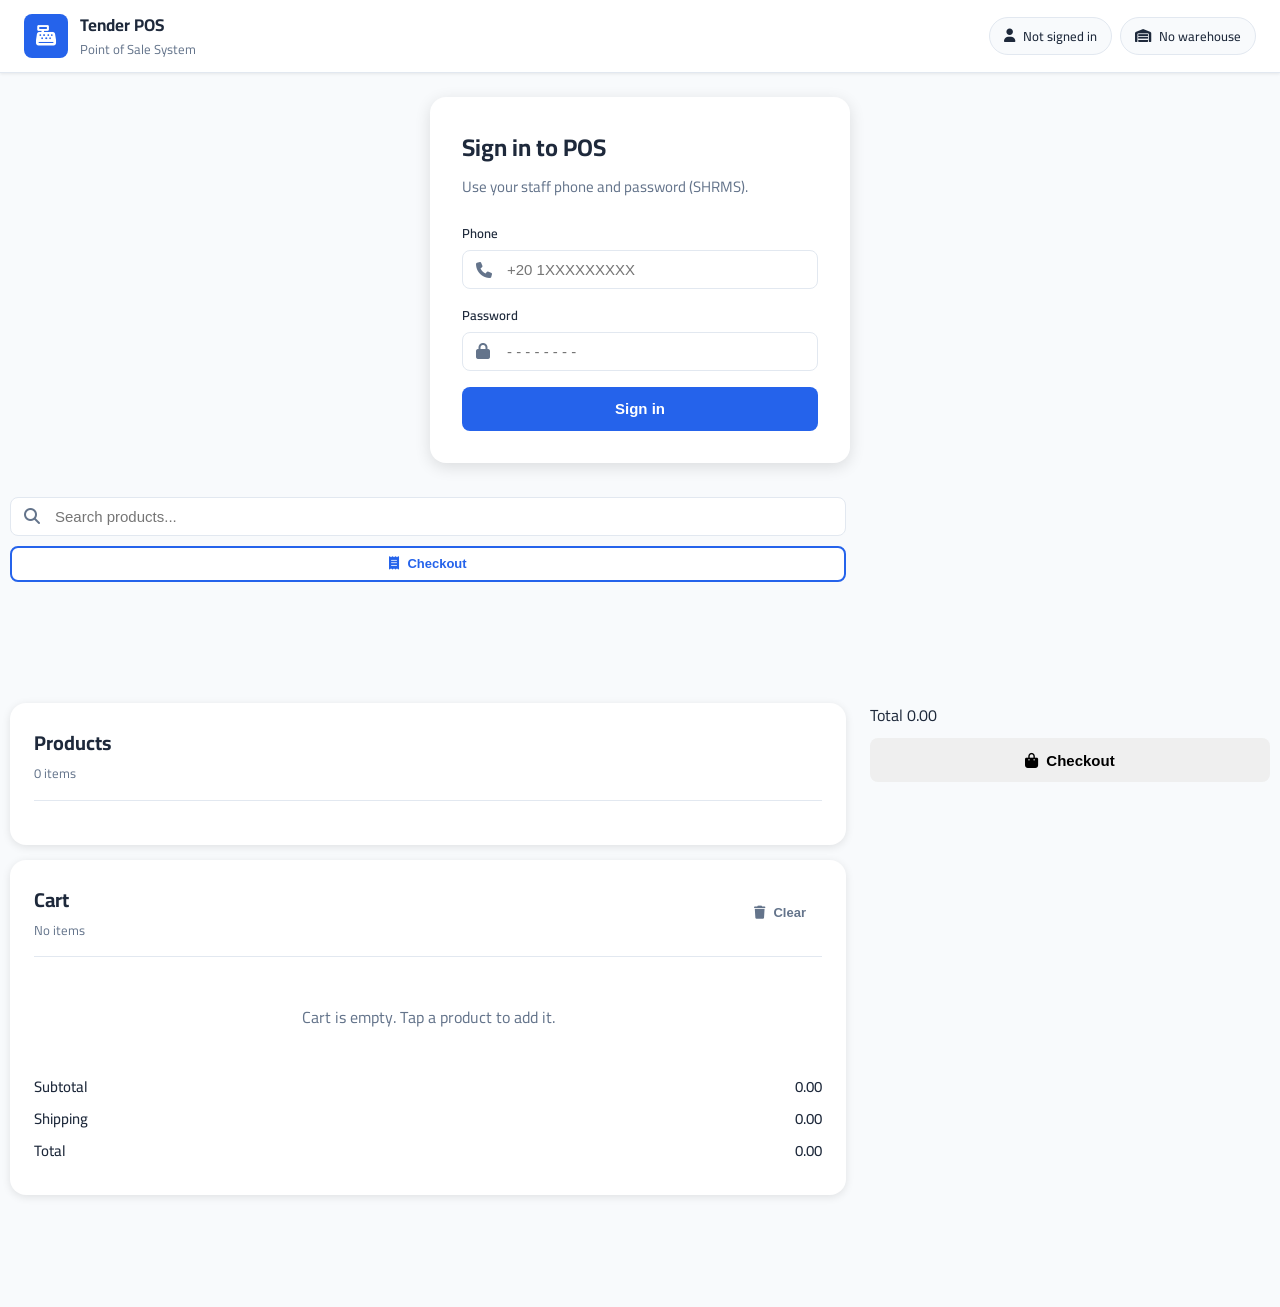
<file: pos.html>
<!DOCTYPE html>
<html lang="en" dir="ltr">
<head>
    <meta charset="UTF-8">
    <meta name="viewport" content="width=device-width, initial-scale=1.0, maximum-scale=1.0, user-scalable=no">
    <meta name="apple-mobile-web-app-capable" content="yes">
    <meta name="apple-mobile-web-app-status-bar-style" content="black-translucent">
    <title>Tender Frozen POS</title>
    
    <!-- Cairo Font -->
    <link rel="preconnect" href="https://fonts.googleapis.com">
    <link rel="preconnect" href="https://fonts.gstatic.com" crossorigin>
    <link href="https://fonts.googleapis.com/css2?family=Cairo:wght@400;600;700&display=swap" rel="stylesheet">
    
    <!-- Font Awesome Icons -->
    <link rel="stylesheet" href="https://cdnjs.cloudflare.com/ajax/libs/font-awesome/6.4.0/css/all.min.css">
  </head>


  <style>
/* ==================== CSS VARIABLES - CLEAN & MODERN ==================== */
:root {
    /* Clean Color Palette */
    --primary: #2563eb;
    --primary-hover: #1d4ed8;
    --primary-light: #eff6ff;
    
    --success: #10b981;
    --success-hover: #059669;
    --success-light: #d1fae5;
    
    --danger: #ef4444;
    --warning: #f59e0b;
    
    --dark: #1e293b;
    --gray: #64748b;
    --gray-light: #94a3b8;
    --border: #e2e8f0;
    --bg: #f8fafc;
    --white: #ffffff;
    
    /* Simple Shadows */
    --shadow-sm: 0 1px 3px rgba(0,0,0,0.08);
    --shadow: 0 2px 8px rgba(0,0,0,0.1);
    --shadow-lg: 0 4px 16px rgba(0,0,0,0.12);
    
    /* Spacing */
    --space-xs: 4px;
    --space-sm: 8px;
    --space: 12px;
    --space-md: 16px;
    --space-lg: 24px;
    --space-xl: 32px;
    
    /* Border Radius */
    --radius: 8px;
    --radius-md: 12px;
    --radius-lg: 16px;
    --radius-full: 999px;
    
    /* Typography */
    --text-sm: 13px;
    --text: 15px;
    --text-lg: 17px;
    --text-xl: 20px;
    --text-2xl: 24px;
    
    /* Transitions */
    --transition: 0.2s ease;
}

/* ==================== RESET ==================== */
* {
    margin: 0;
    padding: 0;
    box-sizing: border-box;
}

html, body {
    height: 100%;
    font-family: 'Cairo', -apple-system, BlinkMacSystemFont, 'Segoe UI', sans-serif;
    font-size: 16px;
    color: var(--dark);
    background: var(--bg);
    line-height: 1.6;
    -webkit-font-smoothing: antialiased;
}

body {
    overflow-x: hidden;
}

/* ==================== SCROLLBAR ==================== */
::-webkit-scrollbar {
    width: 8px;
    height: 8px;
}

::-webkit-scrollbar-track {
    background: transparent;
}

::-webkit-scrollbar-thumb {
    background: var(--border);
    border-radius: var(--radius-full);
}

::-webkit-scrollbar-thumb:hover {
    background: var(--gray-light);
}

/* ==================== UTILITIES ==================== */
.hidden { display: none !important; }
.text-center { text-align: center; }
.text-primary { color: var(--primary); }
.text-success { color: var(--success); }
.text-danger { color: var(--danger); }
.mt-sm { margin-top: var(--space-sm); }
.mt-md { margin-top: var(--space-md); }

/* ==================== BUTTONS ==================== */
.btn {
    display: inline-flex;
    align-items: center;
    justify-content: center;
    gap: 8px;
    padding: 10px 20px;
    border-radius: var(--radius);
    border: none;
    font-size: var(--text);
    font-weight: 600;
    min-height: 44px;
    cursor: pointer;
    transition: var(--transition);
    white-space: nowrap;
}

.btn-sm {
    padding: 8px 16px;
    font-size: var(--text-sm);
    min-height: 36px;
}

.btn-lg {
    padding: 14px 28px;
    min-height: 52px;
    font-size: var(--text-lg);
}

.btn-primary {
    background: var(--primary);
    color: var(--white);
}

.btn-primary:hover {
    background: var(--primary-hover);
}

.btn-success {
    background: var(--success);
    color: var(--white);
}

.btn-success:hover {
    background: var(--success-hover);
}

.btn-danger {
    background: var(--danger);
    color: var(--white);
}

.btn-outline {
    background: var(--white);
    color: var(--primary);
    border: 2px solid var(--primary);
}

.btn-outline:hover {
    background: var(--primary);
    color: var(--white);
}

.btn-ghost {
    background: transparent;
    color: var(--gray);
}

.btn-ghost:hover {
    background: var(--bg);
}

.btn-block {
    width: 100%;
}

.btn:disabled {
    opacity: 0.5;
    cursor: not-allowed;
}

/* ==================== FORMS ==================== */
.form-group {
    margin-bottom: var(--space-md);
}

.form-label {
    display: block;
    margin-bottom: 6px;
    font-size: var(--text-sm);
    font-weight: 600;
    color: var(--dark);
}

.form-control,
.select-control {
    width: 100%;
    padding: 10px 14px;
    border-radius: var(--radius);
    border: 1px solid var(--border);
    background: var(--white);
    font-size: var(--text);
    transition: var(--transition);
}

.form-control:focus,
.select-control:focus {
    border-color: var(--primary);
    outline: none;
    box-shadow: 0 0 0 3px var(--primary-light);
}

.input-with-icon {
    position: relative;
}

.input-with-icon i {
    position: absolute;
    left: 14px;
    top: 50%;
    transform: translateY(-50%);
    color: var(--gray);
}

.input-with-icon input {
    padding-left: 44px;
}

/* ==================== CARDS ==================== */
.card {
    background: var(--white);
    border-radius: var(--radius-lg);
    padding: var(--space-xl);
    box-shadow: var(--shadow-lg);
}

.card-title {
    font-size: var(--text-2xl);
    font-weight: 700;
    margin-bottom: var(--space-sm);
}

.card-subtitle {
    font-size: var(--text);
    color: var(--gray);
    margin-bottom: var(--space-lg);
}

/* ==================== APP LAYOUT ==================== */
.app-shell {
    min-height: 100vh;
    display: flex;
    flex-direction: column;
    background: var(--bg);
}

.app-header {
    background: var(--white);
    border-bottom: 1px solid var(--border);
    padding: var(--space) var(--space-lg);
    display: flex;
    justify-content: space-between;
    align-items: center;
    position: sticky;
    top: 0;
    z-index: 100;
    box-shadow: var(--shadow-sm);
}

.app-header-left {
    display: flex;
    align-items: center;
    gap: var(--space);
}

.app-logo {
    width: 44px;
    height: 44px;
    border-radius: var(--radius);
    background: var(--primary);
    display: flex;
    align-items: center;
    justify-content: center;
}

.app-logo i {
    color: var(--white);
    font-size: 20px;
}

.app-title {
    font-size: var(--text-lg);
    font-weight: 700;
    color: var(--dark);
}

.app-subtitle {
    font-size: var(--text-sm);
    color: var(--gray);
}

.app-header-right {
    display: flex;
    align-items: center;
    gap: var(--space-sm);
}

.badge {
    padding: 8px 14px;
    border-radius: var(--radius-full);
    background: var(--bg);
    border: 1px solid var(--border);
    font-size: var(--text-sm);
    font-weight: 500;
    display: inline-flex;
    align-items: center;
    gap: 8px;
}

/* ==================== MAIN ==================== */
.app-main {
    flex: 1;
    padding: 0;
    max-width: 100%;
    margin: 0 auto;
    width: 100%;
}

.screen {
    display: none;
}

.screen.active {
    display: flex;
    flex: 1;
}

.screen-center {
    flex: 1;
    display: flex;
    align-items: center;
    justify-content: center;
    padding: var(--space-lg);
}

.screen-center .card {
    width: 100%;
    max-width: 420px;
}

/* ==================== WAREHOUSE SELECTOR ==================== */
.warehouse-list {
    display: flex;
    flex-direction: column;
    gap: var(--space-sm);
    max-height: 400px;
    overflow-y: auto;
}

.warehouse-item {
    padding: var(--space-md);
    border-radius: var(--radius);
    background: var(--bg);
    border: 2px solid transparent;
    cursor: pointer;
    transition: var(--transition);
}

.warehouse-item:hover {
    border-color: var(--primary);
}

.warehouse-item.selected {
    border-color: var(--primary);
    background: var(--primary-light);
}

.warehouse-name {
    font-weight: 600;
    font-size: var(--text);
}

.warehouse-meta {
    font-size: var(--text-sm);
    color: var(--gray);
    margin-top: 4px;
}

/* ==================== POS LAYOUT - FIXED & ORGANIZED ==================== */
.pos-layout {
    display: grid;
    grid-template-columns: 1fr 400px;
    gap: var(--space-lg);
    height: calc(100vh - 80px);
    padding: 10px;
}

.pos-left {
    display: flex;
    flex-direction: column;
    gap: var(--space-md);
    min-width: 0;
}

.pos-search-bar {
    background: var(--white);
    border-radius: var(--radius);
    padding: var(--space);
    box-shadow: var(--shadow-sm);
}

.pos-search-bar .form-control {
    border: none;
    background: var(--bg);
}

.category-filter {
    display: flex;
    gap: var(--space-sm);
    overflow-x: auto;
    padding: var(--space-sm) 0;
    -webkit-overflow-scrolling: touch;
}

.category-filter::-webkit-scrollbar {
    height: 4px;
}

.chip {
    padding: 8px 16px;
    border-radius: var(--radius-full);
    background: var(--white);
    border: 1px solid var(--border);
    font-size: var(--text-sm);
    font-weight: 600;
    white-space: nowrap;
    cursor: pointer;
    transition: var(--transition);
}

.chip:hover {
    border-color: var(--primary);
}

.chip.active {
    background: var(--primary);
    color: var(--white);
    border-color: var(--primary);
}

.products-panel {
    flex: 1;
    background: var(--white);
    border-radius: var(--radius-lg);
    padding: var(--space-lg);
    box-shadow: var(--shadow);
    display: flex;
    flex-direction: column;
    overflow: hidden;
    min-height: 0;
}

.panel-header {
    display: flex;
    justify-content: space-between;
    align-items: center;
    margin-bottom: var(--space-md);
    padding-bottom: var(--space-md);
    border-bottom: 1px solid var(--border);
}

.panel-title {
    font-size: var(--text-xl);
    font-weight: 700;
}

.panel-subtitle {
    font-size: var(--text-sm);
    color: var(--gray);
    margin-top: 4px;
}

.products-grid {
    flex: 1;
    display: grid;
    grid-template-columns: repeat(auto-fill, minmax(160px, 1fr));
    gap: var(--space);
    overflow-y: auto;
    padding: 2px;
}

.product-card {
  position: relative;
  display: flex;
  flex-direction: column;
  padding: var(--space-sm);
  padding-top: 25px;
  border-radius: var(--radius);
  background: var(--bg);
  border: 2px solid transparent;
  cursor: pointer;
  transition: var(--transition);
  min-height: 0; /* نترك الارتفاع للصورة */
}

.product-card:hover {
  border-color: var(--primary);
  box-shadow: var(--shadow);
}

.product-qty-chip {
  position: absolute;
  top: 0px;
  left: 6px;
  padding: 2px 6px;
  border-radius: var(--radius-full);
  background: #6ff987;
  color: black;
  font-size: 11px;
  font-weight: 600;
}

.product-image-wrapper {
  width: 100%;
  aspect-ratio: 1 / 1;
  border-radius: var(--radius-md);
  overflow: hidden;
  background: var(--white);
  display: flex;
  align-items: center;
  justify-content: center;
  margin-bottom: var(--space-xs);
}

.product-image {
  width: 100%;
  height: 100%;
  object-fit: cover;
  display: block;
}

.product-image--placeholder {
  color: var(--gray-light);
  font-size: 20px;
}

.product-info {
  display: flex;
  flex-direction: column;
  gap: 2px;
}

.product-name-sm {
  font-size: var(--text-sm);
  font-weight: 600;
  line-height: 1.3;
}

.product-meta-sm {
  font-size: 11px;
  color: var(--gray);
  white-space: nowrap;
  overflow: hidden;
  text-overflow: ellipsis;
}

.product-price-sm {
  font-size: var(--text-sm);
  font-weight: 700;
  color: var(--primary);
  margin-top: 2px;
}

.stock-badge {
    font-size: 11px;
    padding: 4px 10px;
    border-radius: var(--radius-full);
    background: var(--success-light);
    color: var(--success);
    font-weight: 600;
    margin-top: 8px;
    display: inline-block;
}

.stock-low {
    background: var(--warning);
    color: var(--white);
}

.stock-out {
    background: var(--danger);
    color: var(--white);
}

/* ==================== CART PANEL - RIGHT SIDE ==================== */
.cart-panel {
    background: var(--white);
    border-radius: var(--radius-lg);
    padding: var(--space-lg);
    box-shadow: var(--shadow);
    display: flex;
    flex-direction: column;
    overflow: hidden;
    margin: 15px auto;
}

.cart-header {
    display: flex;
    justify-content: space-between;
    align-items: center;
    padding-bottom: var(--space);
    border-bottom: 1px solid var(--border);
    margin-bottom: var(--space);
}

.cart-items {
    flex: 1;
    overflow-y: auto;
    margin-bottom: var(--space);
}

.cart-empty {
    text-align: center;
    padding: var(--space-xl);
    color: var(--gray);
}

.cart-empty i {
    font-size: 48px;
    margin-bottom: var(--space);
    opacity: 0.3;
}

.cart-item {
    padding: var(--space);
    border-bottom: 1px solid var(--border);
    display: flex;
    align-items: center;
    gap: var(--space);
}

.cart-item:last-child {
    border-bottom: none;
}

.cart-item-main {
    flex: 1;
}

.cart-item-name {
    font-weight: 600;
    font-size: var(--text);
}

.cart-item-meta {
    font-size: var(--text-sm);
    color: var(--gray);
    margin-top: 4px;
}

.cart-item-actions {
    display: flex;
    align-items: center;
    gap: 10px;
}

.qty-btn {
    width: 32px;
    height: 32px;
    border-radius: var(--radius-full);
    background: var(--bg);
    display: flex;
    align-items: center;
    justify-content: center;
    cursor: pointer;
    transition: var(--transition);
    border: 1px solid var(--border);
}

.qty-btn:hover {
    background: var(--primary);
    color: var(--white);
    border-color: var(--primary);
}

.cart-item-remove {
    color: var(--danger);
    cursor: pointer;
    padding: 4px;
}

.cart-footer {
    border-top: 2px solid var(--border);
    padding-top: var(--space-md);
}

.cart-summary-row {
    display: flex;
    justify-content: space-between;
    margin-bottom: var(--space-sm);
    font-size: var(--text);
    font-weight: 500;
}

.cart-total {
    display: flex;
    justify-content: space-between;
    align-items: center;
    margin-bottom: var(--space-md);
    font-size: var(--text-xl);
    font-weight: 700;
    padding-top: var(--space);
    border-top: 2px solid var(--border);
}

.cart-total-label {
    color: var(--gray);
}

.cart-total-amount {
    color: var(--primary);
    font-size: var(--text-2xl);
}

.cart-actions {
    display: flex;
    gap: var(--space-sm);
}

/* ==================== CHECKOUT SCREEN - SIMPLIFIED ==================== */
.checkout-container {
    max-width: 1200px;
    margin: 0 auto;
    padding: var(--space-lg);
}

.checkout-header {
    display: flex;
    align-items: center;
    gap: var(--space-lg);
    margin-bottom: var(--space-lg);
}

.checkout-title {
    font-size: var(--text-2xl);
    font-weight: 700;
}

/* Progress Steps */
.checkout-steps {
    display: flex;
    align-items: center;
    justify-content: center;
    margin-bottom: var(--space-xl);
    padding: var(--space-lg);
    background: var(--white);
    border-radius: var(--radius-lg);
}

.step {
    display: flex;
    flex-direction: column;
    align-items: center;
    gap: var(--space-sm);
}

.step-number {
    width: 40px;
    height: 40px;
    border-radius: var(--radius-full);
    background: var(--border);
    color: var(--gray);
    display: flex;
    align-items: center;
    justify-content: center;
    font-weight: 700;
    transition: var(--transition);
}

.step.active .step-number,
.step.completed .step-number {
    background: var(--primary);
    color: var(--white);
}

.step-label {
    font-size: var(--text-sm);
    font-weight: 600;
    color: var(--gray);
}

.step.active .step-label {
    color: var(--primary);
}

.step-line {
    width: 80px;
    height: 2px;
    background: var(--border);
    margin: 0 var(--space);
}

/* Checkout Content Layout */
.checkout-content {
    display: grid;
    grid-template-columns: 1fr 380px;
    gap: var(--space-lg);
}

.checkout-main {
    display: flex;
    flex-direction: column;
    gap: var(--space-md);
}

.checkout-card {
    background: var(--white);
    border-radius: var(--radius-lg);
    padding: var(--space-lg);
    box-shadow: var(--shadow-sm);
}

.card-section-title {
    font-size: var(--text-lg);
    font-weight: 700;
    margin-bottom: var(--space-md);
    display: flex;
    align-items: center;
    gap: var(--space-sm);
    color: var(--dark);
}

.card-section-title i {
    color: var(--primary);
    font-size: 20px;
}

.subsection-title {
    font-size: var(--text);
    font-weight: 600;
    margin-bottom: var(--space);
    color: var(--dark);
}

/* Search Results */
.search-results {
    max-height: 300px;
    overflow-y: auto;
    border: 1px solid var(--border);
    border-radius: var(--radius);
    margin-top: var(--space-sm);
}

.customer-result-item {
    padding: var(--space);
    cursor: pointer;
    border-bottom: 1px solid var(--border);
    transition: var(--transition);
}

.customer-result-item:hover {
    background: var(--bg);
}

.customer-result-item:last-child {
    border-bottom: none;
}

.customer-result-name {
    font-weight: 600;
    margin-bottom: 4px;
}

.customer-result-meta {
    font-size: var(--text-sm);
    color: var(--gray);
}

/* Selected Info Badge */
.selected-info {
    margin: var(--space-md) 0;
}

.info-badge {
    padding: var(--space);
    background: var(--success-light);
    border-radius: var(--radius);
    display: flex;
    align-items: center;
    gap: var(--space-sm);
    color: var(--success);
    font-weight: 600;
}

/* Radio Group */
.radio-group {
    display: flex;
    gap: var(--space);
    flex-wrap: wrap;
}

.radio-chip {
    padding: 10px 18px;
    border-radius: var(--radius-full);
    border: 2px solid var(--border);
    background: var(--white);
    cursor: pointer;
    transition: var(--transition);
    font-weight: 600;
    font-size: var(--text);
    display: flex;
    align-items: center;
    gap: 8px;
}

.radio-chip:hover {
    border-color: var(--primary);
}

.radio-chip.active {
    border-color: var(--primary);
    background: var(--primary);
    color: var(--white);
}

/* Addresses List - Simplified */
.addresses-list {
    display: flex;
    flex-direction: column;
    gap: var(--space-sm);
    max-height: 400px;
    overflow-y: auto;
    margin-bottom: var(--space-md);
}

.address-item {
    padding: var(--space-md);
    background: var(--bg);
    border-radius: var(--radius);
    border: 2px solid var(--border);
    cursor: pointer;
    transition: var(--transition);
    position: relative;
}

.address-item:hover {
    border-color: var(--primary);
}

.address-item.active {
    border-color: var(--primary);
    background: var(--primary-light);
}

.address-item.active::before {
    content: '✓';
    position: absolute;
    top: 10px;
    right: 10px;
    width: 28px;
    height: 28px;
    background: var(--primary);
    color: var(--white);
    border-radius: var(--radius-full);
    display: flex;
    align-items: center;
    justify-content: center;
    font-weight: 700;
    font-size: 16px;
}

.address-name {
    font-weight: 700;
    margin-bottom: 6px;
    display: flex;
    align-items: center;
    gap: var(--space-sm);
}

.address-details {
    font-size: var(--text-sm);
    color: var(--gray);
    line-height: 1.6;
}

/* Schedule Grid */
.schedule-grid {
    display: grid;
    grid-template-columns: 1fr 1fr;
    gap: var(--space);
}

/* Empty Message */
.empty-message {
    text-align: center;
    padding: var(--space-xl);
    color: var(--gray);
}

.empty-message i {
    font-size: 48px;
    margin-bottom: var(--space);
    opacity: 0.5;
}

/* Sidebar Summary */
.checkout-sidebar {
    position: sticky;
    top: var(--space-lg);
    height: fit-content;
}

.summary-card {
    background: var(--white);
    border-radius: var(--radius-lg);
    padding: var(--space-lg);
    box-shadow: var(--shadow);
}

.summary-items {
    max-height: 300px;
    overflow-y: auto;
    margin-bottom: var(--space-md);
    padding-bottom: var(--space-md);
    border-bottom: 1px solid var(--border);
}

.summary-item {
    display: flex;
    justify-content: space-between;
    padding: var(--space-sm) 0;
    font-size: var(--text-sm);
}

.summary-item-name {
    font-weight: 600;
}

.summary-item-qty {
    color: var(--gray);
    margin-left: var(--space-xs);
}

.summary-totals {
    padding: var(--space-md) 0;
    border-bottom: 2px solid var(--border);
    margin-bottom: var(--space-md);
}

.summary-row {
    display: flex;
    justify-content: space-between;
    margin-bottom: var(--space-sm);
    font-size: var(--text);
}

.summary-row.total {
    font-size: var(--text-xl);
    font-weight: 700;
    color: var(--primary);
    margin-top: var(--space);
    padding-top: var(--space);
    border-top: 2px solid var(--border);
    margin-bottom: 0;
}

/* ==================== MODALS ==================== */
.modal-backdrop {
    position: fixed;
    inset: 0;
    background: rgba(0,0,0,0.6);
    backdrop-filter: blur(8px);
    display: flex;
    align-items: center;
    justify-content: center;
    z-index: 200;
    padding: var(--space-lg);
}

.modal {
    background: var(--white);
    border-radius: var(--radius-lg);
    width: 100%;
    max-width: 560px;
    max-height: 90vh;
    overflow-y: auto;
    box-shadow: var(--shadow-lg);
}

.modal-header {
    padding: var(--space-lg);
    border-bottom: 1px solid var(--border);
    display: flex;
    justify-content: space-between;
    align-items: center;
}

.modal-title {
    font-size: var(--text-xl);
    font-weight: 700;
}

.modal-close {
    width: 36px;
    height: 36px;
    border-radius: var(--radius-full);
    background: var(--bg);
    display: flex;
    align-items: center;
    justify-content: center;
    cursor: pointer;
    transition: var(--transition);
}

.modal-close:hover {
    background: var(--danger);
    color: var(--white);
}

.modal-body {
    padding: var(--space-lg);
}

.modal-footer {
    padding: var(--space-lg);
    border-top: 1px solid var(--border);
    display: flex;
    justify-content: flex-end;
    gap: var(--space);
}

/* ==================== LOADING ==================== */
.spinner {
    width: 20px;
    height: 20px;
    border: 2px solid rgba(255,255,255,.3);
    border-radius: 50%;
    border-top-color: #fff;
    animation: spin 0.6s linear infinite;
}

.spinner-lg {
    width: 48px;
    height: 48px;
    border-width: 4px;
}

@keyframes spin {
    to { transform: rotate(360deg); }
}

.loading-overlay {
    position: fixed;
    inset: 0;
    background: rgba(0,0,0,0.8);
    display: flex;
    align-items: center;
    justify-content: center;
    z-index: 200;
}

/* ==================== TOASTS ==================== */
.toast-container {
    position: fixed;
    top: var(--space-lg);
    right: var(--space-lg);
    z-index: 300;
    display: flex;
    flex-direction: column;
    gap: var(--space);
}

.toast {
    background: var(--white);
    padding: var(--space) var(--space-md);
    border-radius: var(--radius);
    box-shadow: var(--shadow-lg);
    display: flex;
    align-items: center;
    gap: var(--space);
    min-width: 320px;
    border-left: 3px solid var(--primary);
}

.toast.success { border-left-color: var(--success); }
.toast.error { border-left-color: var(--danger); }
.toast.warning { border-left-color: var(--warning); }

.toast i {
    font-size: var(--text-lg);
}

.toast-message {
    flex: 1;
    font-size: var(--text);
}

.toast-close {
    background: transparent;
    color: var(--gray);
    cursor: pointer;
    border: none;
    padding: 4px;
}

.toast-close:hover {
    color: var(--danger);
}

/* ==================== RESPONSIVE ==================== */
@media (max-width: 1024px) {
    .pos-layout {
        grid-template-columns: 1fr;
        height: auto;
    }
    
    .checkout-content {
        grid-template-columns: 1fr;
    }
    
    .checkout-sidebar {
        position: static;
    }
}

@media (max-width: 767px) {
    .app-header {
        padding: var(--space-sm) var(--space);
    }
    
    .app-title {
        font-size: var(--text);
    }
    
    .app-subtitle {
        display: none;
    }
    
    .badge span {
        display: none;
    }
    
    .products-grid {
        grid-template-columns: repeat(2, 1fr);
        gap: var(--space-sm);
    }
    
    .product-card {
        min-height: 140px;
        padding: var(--space);
        padding-top: 25px;
    }
    
    .checkout-steps {
        padding: var(--space);
    }
    
    .step-label {
        display: none;
    }
    
    .step-line {
        width: 40px;
        margin: 0 var(--space-sm);
    }
    
    .schedule-grid {
        grid-template-columns: 1fr;
    }
}


#couponSection {
  margin: 10px auto;
}

#openCheckoutBtn {
  margin: 10px auto;
  width: 100% !important;
}

#bottomCheckoutBtn {
  margin: 10px auto;
  width: 100% !important;
}

#bottomCheckoutBtn:hover {
  background-color: #1d4ed8;
  color: white;
}

#screen-pos {
  display: inline-block !important;
  width: 100% !important;
}

</style>



<body>
  <div id="app" class="app-shell">
    <!-- Header -->
      <header class="app-header">
  <div class="app-header-left">
    <div class="app-logo">
      <i class="fa-solid fa-cash-register"></i>
    </div>
    <div class="app-title-group">
      <div class="app-title">Tender POS</div>
      <div class="app-subtitle">Point of Sale System</div>
    </div>
  </div>
  <div class="app-header-right">
    <div class="badge" id="employeeBadge">
      <i class="fa-solid fa-user"></i>
      <span id="employeeName">Not signed in</span>
    </div>
    <div class="badge" id="warehouseBadge">
      <i class="fa-solid fa-warehouse"></i>
      <span id="warehouseName">No warehouse</span>
    </div>
    <!-- Settings Button -->
    <button id="settingsBtn" class="btn btn-ghost btn-sm hidden" style="color: white; padding: 8px 12px;">
      <i class="fa-solid fa-gear"></i>
    </button>
  </div>
</header>

    </header>

    <!-- Main content -->
    <main class="app-main">

      <!-- Screen: Login -->
      <section id="screen-login" class="screen active">
        <div class="screen-center">
          <div class="card">
            <div class="card-title">Sign in to POS</div>
            <div class="card-subtitle">Use your staff phone and password (SHRMS).</div>

            <div class="form-group">
              <label class="form-label" for="loginPhone">Phone</label>
              <div class="input-with-icon">
                <i class="fa-solid fa-phone"></i>
                <input id="loginPhone" type="tel" class="form-control" placeholder="+20 1XXXXXXXXX">
              </div>
            </div>

            <div class="form-group">
              <label class="form-label" for="loginPassword">Password</label>
              <div class="input-with-icon">
                <i class="fa-solid fa-lock"></i>
                <input id="loginPassword" type="password" class="form-control" placeholder="- - - - - - - - ">
              </div>
            </div>

            <button id="loginBtn" class="btn btn-primary btn-block">
              <span>Sign in</span>
              <span id="loginSpinner" class="spinner hidden"></span>
            </button>
          </div>
        </div>
      </section>

      <!-- Screen: Warehouse Select -->
      <section id="screen-warehouse" class="screen">
        <div class="screen-center">
          <div class="card">
            <div class="card-title">Select Warehouse</div>
            <div class="card-subtitle">
              Choose the warehouse to sell from.
            </div>

            <div id="warehouseList" class="warehouse-list"></div>

            <button id="warehouseContinueBtn" class="btn btn-primary btn-block mt-md" disabled>
              Continue to POS
            </button>

            <button id="warehouseLogoutBtn" class="btn btn-ghost btn-block mt-sm">
              <i class="fa-solid fa-arrow-right-from-bracket"></i>
              <span>Sign out</span>
            </button>
          </div>
        </div>
      </section>

      <!-- Screen: POS -->
      <section id="screen-pos" class="screen">
        <div class="pos-layout">

          <div class="pos-top-bar">
            <div class="pos-search">
              <div class="input-with-icon">
                <i class="fa-solid fa-magnifying-glass"></i>
                <input id="productSearchInput" class="form-control" placeholder="Search products...">
              </div>
            </div>
            <button id="openCheckoutBtn" class="btn btn-outline btn-sm">
              <i class="fa-solid fa-receipt"></i>
              <span>Checkout</span>
            </button>
          </div>

          <div id="categoryFilter" class="category-filter">
            <!-- Category chips will be injected here -->
          </div>

          <div class="pos-content">
            <!-- Products -->
            <section class="products-panel">
              <div class="panel-header">
                <div>
                  <div class="panel-title">Products</div>
                  <div class="panel-subtitle" id="productsCountLabel">0 items</div>
                </div>
              </div>
              <div id="productsGrid" class="products-grid">
                <!-- Products cards -->
              </div>
            </section>

            <!-- Cart -->
            <section class="cart-panel">
              <div class="panel-header">
                <div>
                  <div class="panel-title">Cart</div>
                  <div class="panel-subtitle" id="cartItemsCountLabel">No items</div>
                </div>
                <button id="clearCartBtn" class="btn btn-ghost btn-sm">
                  <i class="fa-solid fa-trash"></i>
                  <span>Clear</span>
                </button>
              </div>

              <div id="cartItemsContainer" class="cart-items">
                <div class="cart-empty" id="cartEmptyMessage">
                  Cart is empty. Tap a product to add it.
                </div>
              </div>

              <div class="cart-summary">
                <div class="cart-summary-row">
                  <span>Subtotal</span>
                  <span id="cartSubtotalLabel">0.00</span>
                </div>
                <div class="cart-summary-row">
                  <span>Shipping</span>
                  <span id="cartShippingLabel">0.00</span>
                </div>
                <div class="cart-summary-row total">
                  <span>Total</span>
                  <span id="cartTotalLabel">0.00</span>
                </div>
              </div>
            </section>
          </div>

          <div class="pos-bottom-bar">
            <div class="pos-bottom-inner">
              <div class="pos-bottom-left">
                <span class="pos-bottom-label">Total</span>
                <span id="bottomTotalLabel" class="pos-bottom-total">0.00</span>
              </div>
              <div class="pos-bottom-right">
                <button id="bottomCheckoutBtn" class="btn pos-bottom-checkout">
                  <i class="fa-solid fa-bag-shopping"></i>
                  <span>Checkout</span>
                </button>
              </div>
            </div>
          </div>

        </div>
      </section>

<!-- Checkout Screen - SIMPLIFIED -->
<div id="screen-checkout" class="screen">
  <div class="checkout-container">
    
    <!-- Back Button -->
    <div class="checkout-header">
      <button class="btn btn-ghost" id="backToPosBtn">
        <i class="fa-solid fa-arrow-right"></i>
        Back to POS
      </button>
      <h2 class="checkout-title">Complete Order</h2>
    </div>
    
    <!-- Progress Steps -->
    <div class="checkout-steps">
      <div class="step active" id="step1">
        <div class="step-number">1</div>
        <div class="step-label">Customer</div>
      </div>
      <div class="step-line"></div>
      <div class="step" id="step2">
        <div class="step-number">2</div>
        <div class="step-label">Delivery</div>
      </div>
      <div class="step-line"></div>
      <div class="step" id="step3">
        <div class="step-number">3</div>
        <div class="step-label">Payment</div>
      </div>
    </div>
    
    <!-- Main Content -->
    <div class="checkout-content">
      
      <!-- Left: Forms -->
      <div class="checkout-main">
        
        <!-- Step 1: Customer Selection -->
        <div class="checkout-card" id="customerSection">
          <h3 class="card-section-title">
            <i class="fa-solid fa-user"></i>
            Select Customer
          </h3>
          
          <div class="form-group">
            <input 
              type="text" 
              id="customerSearchInput" 
              class="form-control" 
              placeholder="Search by name, phone, or email..."
            >
          </div>
          
          <div id="customerResults" class="search-results hidden"></div>
          
          <div id="selectedCustomerInfo" class="selected-info hidden">
            <div class="info-badge">
              <i class="fa-solid fa-circle-check"></i>
              <span id="selectedCustomerLabel"></span>
            </div>
          </div>
          
          <button class="btn btn-ghost btn-block" id="useGuestBtn">
            <i class="fa-solid fa-user-slash"></i>
            Continue as Guest
          </button>
        </div>
     
        <!-- Guest / Quick customer details -->

        <div class="checkout-card hidden" id="guestDetailsSection">
  <h3 class="card-section-title">
    <i class="fa-solid fa-id-card"></i>
    Customer Details
  </h3>

  <div class="form-group">
    <label class="form-label">Customer Name *</label>
    <input id="guestNameInput" type="text" class="form-control" placeholder="Customer full name">
  </div>

  <div class="form-group">
    <label class="form-label">Phone *</label>
    <input id="guestPhoneInput" type="tel" class="form-control" placeholder="+20 1XXXXXXXXX">
  </div>

  <div class="form-group">
    <label class="form-label">Zone *</label>
    <select id="guestZoneSelect" class="select-control">
      <option value="">Select zone</option>
    </select>
  </div>

<div class="form-group">
  <label class="form-label">Email (optional)</label>
  <input id="guestEmailInput" type="email" class="form-control" placeholder="customer@example.com">
</div>

<div class="form-group">
  <label class="form-label">Location URL</label>
  <input id="guestLocationUrlInput" type="url" class="form-control" placeholder="https://www.google.com/maps?...">
</div>


  <div class="form-group">
    <label class="form-label">Address *</label>
    <textarea id="guestAddressInput" class="form-control" rows="2" placeholder="Street, building, floor..."></textarea>
  </div>

  <div class="form-group">
    <label class="form-label">Notes</label>
    <textarea id="guestNotesInput" class="form-control" rows="2" placeholder="Any special notes..."></textarea>
  </div>
</div>


        <!-- Step 2: Order Type & Delivery -->
        <div class="checkout-card" id="deliverySection">
          <h3 class="card-section-title">
            <i class="fa-solid fa-truck"></i>
            Order Type
          </h3>
          
          <div class="radio-group" id="orderTypeGroup">
            <div class="radio-chip active" data-type="pos">
              <i class="fa-solid fa-shop"></i>
              POS / Pickup
            </div>
            <div class="radio-chip" data-type="delivery">
              <i class="fa-solid fa-truck-fast"></i>
              Delivery
            </div>
          </div>
          
          <!-- Delivery Address (Hidden by default) -->
          <div id="deliveryAddressSection" class="hidden mt-md">
            
            <h4 class="subsection-title">Delivery Address</h4>
            
            <div id="addressesContainer" class="addresses-list"></div>
            
            <div id="noAddressesMessage" class="empty-message hidden">
              <i class="fa-solid fa-map-location-dot"></i>
              <p>No saved addresses</p>
            </div>
            
            <button class="btn btn-outline btn-sm" id="addNewAddressBtn">
              <i class="fa-solid fa-plus"></i>
              Add New Address
            </button>
            
            <!-- Delivery Schedule -->
            <div id="deliveryScheduleSection" class="hidden mt-md">
              <h4 class="subsection-title">Choose Delivery Time</h4>
              
              <div class="schedule-grid">
                <div class="form-group">
                  <label class="form-label">Date</label>
                  <select id="deliveryDateSelect" class="select-control">
                    <option value="">Select date</option>
                  </select>
                </div>
                
                <div class="form-group">
                  <label class="form-label">Time</label>
                  <select id="deliveryTimeSelect" class="select-control">
                    <option value="">Select time</option>
                  </select>
                </div>
              </div>
            </div>
            
          </div>
        </div>
        
        <!-- Step 3: Payment Method -->
        <div class="checkout-card" id="paymentSection">
          <h3 class="card-section-title">
            <i class="fa-solid fa-credit-card"></i>
            Payment Method
          </h3>
          
          <div class="form-group">
            <select id="paymentMethodSelect" class="select-control">
              <option value="cod">Cash on Delivery</option>
              <option value="card">Credit Card</option>
              <option value="bank">Bank Transfer</option>
            </select>
          </div>
        </div>
        
      </div>
      
      <!-- Right: Order Summary -->
      <div class="checkout-sidebar">
        
        <div class="summary-card">
          <h3 class="card-section-title">Order Summary</h3>
          
          <!-- Cart Items -->
          <div class="summary-items" id="checkoutCartItems"></div>
          
          <!-- Totals -->
          <div class="summary-totals">
            <div class="summary-row">
              <span>Subtotal</span>
              <span id="summarySubtotalLabel">0 EGP</span>
            </div>
            
            <div class="summary-row" id="summaryDiscountRow" class="hidden">
              <span>Discount</span>
              <span id="summaryDiscountLabel" class="text-success">-0 EGP</span>
            </div>
            
            <div class="summary-row">
              <span>Shipping</span>
              <span id="summaryShippingLabel">Free</span>
            </div>
            
            <div class="summary-row total">
              <span>Total</span>
              <span id="summaryTotalLabel">0 EGP</span>
            </div>
          </div>
          
           <!-- Coupon Section -->
          <div id="couponSection" class="mt-md"></div>

          <!-- Place Order Button -->
          <button class="btn btn-success btn-block btn-lg" id="placeOrderBtn">
            <span id="placeOrderSpinner" class="spinner hidden"></span>
            <i class="fa-solid fa-check"></i>
            Place Order
          </button>
        </div>
        
      </div>
      
    </div>
    
  </div>
</div>

    </main>

    <!-- Toasts -->
    <div id="toastContainer" class="toast-container"></div>

    <!-- Loading overlay -->
    <div id="globalLoading" class="loading-overlay hidden">
      <div class="spinner spinner-lg"></div>
    </div>
  </div>

 <script>
// ==================== CONFIG ====================
const API_BASE = 'https://darkviolet-antelope-523488.hostingersite.com';
const SHRMS_LOGIN_ENDPOINT = '/wp-json/shrms/v1/auth/login';
const FF_API_BASE = '/wp-json/ff/v1';
const SCL_API_BASE = '/wp-json/scl/v1';
const WC_API_BASE = '/wp-json/wc/v3';

const STORAGE_KEY = 'shrms_auth';
const WAREHOUSE_KEY = 'pos_warehouse';
const SETTINGS_KEY = 'pos_settings';

// ==================== GLOBAL STATE ====================
const state = {
  token: null,
  employee: null,
  warehouses: [],
  selectedWarehouse: null,
  products: [],
  wcProducts: {},
  categories: [],
  selectedCategory: 'all',
  searchTerm: '',
  cart: [],
  shippingCost: 0,
  orderType: 'pos',
  selectedCustomer: null,
  customerAddresses: [],
  selectedAddress: null,
  editingAddressId: null,
  deliveryDates: [],
  deliveryTimes: [],
  deliveryDate: '',
  deliveryTime: '',
  paymentMethod: 'cod',
  appliedCoupon: null,
  discount: 0,
  orderStatuses: [],
  defaultOrderStatus: 'on-hold'
};

// ==================== DEBUG LOGGER ====================
const DEBUG_MODE = true;

const Logger = {
  colors: {
    auth: '#3b82f6',
    api: '#10b981',
    state: '#f59e0b',
    ui: '#8b5cf6',
    cart: '#ef4444',
    storage: '#0891b2',
    error: '#b91c1c'
  },

  log(category, message, data = null) {
    if (!DEBUG_MODE) return;
    const timestamp = new Date().toISOString().split('T')[1].slice(0, -1);
    const color = this.colors[category] || '#64748b';
    console.log(
      `%c[${timestamp}] ${category.toUpperCase()}`,
      `color: ${color}; font-weight: bold;`,
      message,
      data || ''
    );
  },

  group(category, title, fn) {
    if (!DEBUG_MODE) { fn(); return; }
    const startTime = performance.now();
    console.group(`%c${title}`, `color: ${this.colors[category]}; font-weight: bold;`);
    try { fn(); }
    finally {
      const duration = (performance.now() - startTime).toFixed(2);
      console.log(`%c⏱ Duration: ${duration}ms`, 'color: #94a3b8; font-style: italic;');
      console.groupEnd();
    }
  },

  async measure(category, name, asyncFn) {
    const startTime = performance.now();
    this.log(category, `▶️ Starting: ${name}`);
    try {
      const result = await asyncFn();
      const duration = (performance.now() - startTime).toFixed(2);
      this.log(category, `✅ Completed: ${name} (${duration}ms)`, result);
      return result;
    } catch (error) {
      const duration = (performance.now() - startTime).toFixed(2);
      this.log('error', `❌ Failed: ${name} (${duration}ms)`, error);
      throw error;
    }
  },

  error(message, error) {
    if (!DEBUG_MODE) return;
    console.error(`%c[ERROR] ${message}`, 'color: #b91c1c; font-weight: bold;', error);
  }
};

// ==================== LOCAL STORAGE ====================
const Storage = {
  save(data) {
    try {
      const payload = {
        token: data.token,
        user: data.employee || data.user,
        permissions: data.permissions || {},
        timestamp: Date.now()
      };
      localStorage.setItem(STORAGE_KEY, JSON.stringify(payload));
      Logger.log('storage', '💾 Saved auth to localStorage', payload);
    } catch (e) {
      Logger.error('Failed to save to localStorage', e);
    }
  },

  load() {
    try {
      const data = localStorage.getItem(STORAGE_KEY);
      if (!data) return null;
      
      const parsed = JSON.parse(data);
      const age = Date.now() - parsed.timestamp;
      const maxAge = 30 * 24 * 60 * 60 * 1000;
      
      if (age > maxAge) {
        Logger.log('storage', '⚠️ Token expired, clearing');
        this.clear();
        return null;
      }
      
      Logger.log('storage', '📦 Loaded auth from localStorage', parsed);
      return parsed;
    } catch (e) {
      Logger.error('Failed to load from localStorage', e);
      return null;
    }
  },

  clear() {
    localStorage.removeItem(STORAGE_KEY);
    Logger.log('storage', '🗑️ Cleared auth localStorage');
  },

  saveWarehouse(warehouse) {
    try {
      localStorage.setItem(WAREHOUSE_KEY, JSON.stringify(warehouse));
      Logger.log('storage', '💾 Saved warehouse', warehouse);
    } catch (e) {
      Logger.error('Failed to save warehouse', e);
    }
  },

  loadWarehouse() {
    try {
      const data = localStorage.getItem(WAREHOUSE_KEY);
      if (!data) return null;
      const warehouse = JSON.parse(data);
      Logger.log('storage', '📦 Loaded warehouse', warehouse);
      return warehouse;
    } catch (e) {
      Logger.error('Failed to load warehouse', e);
      return null;
    }
  },

  clearWarehouse() {
    localStorage.removeItem(WAREHOUSE_KEY);
    Logger.log('storage', '🗑️ Cleared warehouse');
  },

  saveSettings(settings) {
    try {
      localStorage.setItem(SETTINGS_KEY, JSON.stringify(settings));
      Logger.log('storage', '💾 Saved settings', settings);
    } catch (e) {
      Logger.error('Failed to save settings', e);
    }
  },

  loadSettings() {
    try {
      const data = localStorage.getItem(SETTINGS_KEY);
      if (!data) return null;
      const settings = JSON.parse(data);
      Logger.log('storage', '📦 Loaded settings', settings);
      return settings;
    } catch (e) {
      Logger.error('Failed to load settings', e);
      return null;
    }
  }
};

// ==================== HELPERS ====================
function $(id) { return document.getElementById(id); }

function showScreen(id) {
  document.querySelectorAll('.screen').forEach(s => s.classList.remove('active'));
  $(id).classList.add('active');
}

function showToast(message, type = 'success') {
  const container = $('toastContainer');
  const toast = document.createElement('div');
  toast.className = 'toast ' + type;

  const icon = document.createElement('i');
  icon.className = type === 'success'
    ? 'fa-solid fa-circle-check text-success'
    : type === 'error'
      ? 'fa-solid fa-circle-xmark text-danger'
      : 'fa-solid fa-circle-exclamation text-warning';

  const msg = document.createElement('div');
  msg.className = 'toast-message';
  msg.textContent = message;

  const closeBtn = document.createElement('button');
  closeBtn.className = 'toast-close';
  closeBtn.innerHTML = '&times;';
  closeBtn.onclick = () => container.removeChild(toast);

  toast.appendChild(icon);
  toast.appendChild(msg);
  toast.appendChild(closeBtn);
  container.appendChild(toast);

  setTimeout(() => {
    if (container.contains(toast)) container.removeChild(toast);
  }, 4000);
}

function setGlobalLoading(visible) {
  const el = $('globalLoading');
  if (visible) el.classList.remove('hidden');
  else el.classList.add('hidden');
}

function formatMoney(amount) {
  return Number(amount || 0).toFixed(2);
}

function authHeaders() {
  return state.token ? { 'Authorization': 'Bearer ' + state.token } : {};
}

async function apiFetch(url, options = {}) {
  const finalOptions = {
    ...options,
    headers: {
      'Content-Type': 'application/json',
      ...(options.headers || {}),
      ...authHeaders()
    }
  };
  const res = await fetch(url, finalOptions);
  if (!res.ok) {
    let msg = 'Error ' + res.status;
    try {
      const data = await res.json();
      if (data.message) msg = data.message;
    } catch(e) {}
    throw new Error(msg);
  }
  return res.json();
}

// ==================== AUTHENTICATION API ====================
async function login(phone, password) {
  return Logger.measure('auth', 'Login', async () => {
    const response = await apiFetch(API_BASE + SHRMS_LOGIN_ENDPOINT, {
      method: 'POST',
      body: JSON.stringify({ phone, password })
    });

    if (response.success && response.data) {
      state.token = response.data.token;
      state.employee = response.data.employee;
      
      Storage.save({
        token: response.data.token,
        employee: response.data.employee,
        permissions: response.data.permissions || {}
      });
      
      return response.data;
    }
    
    throw new Error(response.message || 'Login failed');
  });
}

async function tryAutoLogin() {
  return Logger.measure('auth', 'Auto-login', async () => {
    const stored = Storage.load();
    if (!stored || !stored.token) {
      throw new Error('No stored credentials');
    }

    state.token = stored.token;
    state.employee = stored.user;

    try {
      await loadWarehouses();
      Logger.log('auth', '✅ Auto-login successful', state.employee);
      return true;
    } catch (e) {
      Logger.log('auth', '❌ Token invalid, clearing');
      Storage.clear();
      state.token = null;
      state.employee = null;
      throw e;
    }
  });
}

// ==================== WAREHOUSES API ====================
async function loadWarehouses() {
  return Logger.measure('api', 'Load Warehouses', async () => {
    const response = await apiFetch(API_BASE + FF_API_BASE + '/warehouses');
    if (response.success && response.data) {
      state.warehouses = response.data;
      return response.data;
    }
    throw new Error('Failed to load warehouses');
  });
}

async function loadWarehouseProducts(warehouseId) {
  return Logger.measure('api', 'Load Products', async () => {
    const url = `${API_BASE}${FF_API_BASE}/warehouses/${warehouseId}/products`;
    const response = await apiFetch(url);
    
    if (response.success && response.data) {
      state.products = response.data;
      await enrichProductsWithWC();
      await extractCategories();
      return response.data;
    }
    
    throw new Error('Failed to load products');
  });
}

async function enrichProductsWithWC() {
  return Logger.measure('api', 'Enrich Products (WooCommerce)', async () => {
    const productIds = [...new Set(state.products.map(p => p.product_id))];
    const batchSize = 100;
    
    for (let i = 0; i < productIds.length; i += batchSize) {
      const batch = productIds.slice(i, i + batchSize);
      const idsParam = batch.join(',');
      const url = `${API_BASE}${WC_API_BASE}/products?include=${idsParam}&per_page=${batchSize}`;
      
      try {
        const wcProducts = await apiFetch(url);
        wcProducts.forEach(wcp => {
          state.wcProducts[wcp.id] = {
            name: wcp.name,
            price: parseFloat(wcp.price),
            image: wcp.images?.[0]?.src || '',
            categories: wcp.categories?.map(c => c.name) || []
          };
        });
      } catch (e) {
        Logger.error('Failed to fetch WC batch', e);
      }
    }
    
    Logger.log('api', `✅ Enriched ${Object.keys(state.wcProducts).length} products`);
  });
}

async function extractCategories() {
  Logger.group('state', '🏷️ Extract Categories', () => {
    const categorySet = new Set(['all']);
    
    state.products.forEach(p => {
      const wcProduct = state.wcProducts[p.product_id];
      if (wcProduct && wcProduct.categories.length > 0) {
        wcProduct.categories.forEach(cat => categorySet.add(cat));
      }
    });
    
    state.categories = Array.from(categorySet);
    Logger.log('state', `Found ${state.categories.length} categories`, state.categories);
  });
}

// ==================== ORDER STATUSES API ====================
async function loadOrderStatuses() {
  return Logger.measure('api', 'Load Order Statuses', async () => {
    const url = `${API_BASE}/wp-json/wc/v3/orders/statuses`;
    const statuses = await apiFetch(url);
    
    // Convert object to array
    const statusArray = Object.keys(statuses).map(key => ({
      slug: key.replace('wc-', ''),
      name: statuses[key]
    }));
    
    state.orderStatuses = statusArray;
    Logger.log('api', `📋 Loaded ${statusArray.length} order statuses`, statusArray);
    return statusArray;
  });
}

// ==================== CUSTOMERS & ADDRESSES API ====================
async function searchCustomers(term) {
  return Logger.measure('api', 'Search Customers', async () => {
    const url = `${API_BASE}${WC_API_BASE}/customers?search=${encodeURIComponent(term)}&per_page=10`;
    const customers = await apiFetch(url);
    Logger.log('api', `👥 Found ${customers.length} customers`);
    return customers;
  });
}

async function loadCustomerAddresses(userId) {
  return Logger.measure('api', 'Load Customer Addresses', async () => {
    const url = `${API_BASE}${SCL_API_BASE}/addresses?user_id=${userId}`;
    const response = await apiFetch(url);
    
    if (response.success && response.data) {
      state.customerAddresses = response.data;
      Logger.log('api', `📍 Loaded ${response.data.length} addresses`);
      return response.data;
    }
    return [];
  });
}

async function createAddress(addressData) {
  return Logger.measure('api', 'Create Address', async () => {
    const url = `${API_BASE}${SCL_API_BASE}/addresses`;
    const response = await apiFetch(url, {
      method: 'POST',
      body: JSON.stringify(addressData)
    });
    
    if (response.success) {
      Logger.log('api', '✅ Address created', response.data);
      return response.data;
    }
    throw new Error(response.message || 'Failed to create address');
  });
}


function generateDeliveryDates(daysAhead = 3, closedDays = [5]) {
  const dates = [];
  const today = new Date();
  let addedDays = 0;
  let checkDate = 1;

  const closedDaysInt = Array.isArray(closedDays) 
    ? closedDays.map(d => parseInt(d)) 
    : [5];

  console.group('📅 Generating Delivery Dates');
  console.log('Target days:', daysAhead);
  console.log('Closed days (PHP format 1=Mon, 7=Sun):', closedDaysInt);
  console.log('Today:', today.toDateString());
  console.log('---');

  while (addedDays < daysAhead && checkDate < 30) {
    const futureDate = new Date(today);
    futureDate.setDate(today.getDate() + checkDate);

    const jsDay = futureDate.getDay();
    const phpDay = jsDay === 0 ? 7 : jsDay;

    const dateStr = futureDate.toDateString();
    const isOpen = !closedDaysInt.includes(phpDay);

    console.log(
      `Day ${checkDate}: ${dateStr} | jsDay=${jsDay} phpDay=${phpDay} | ${isOpen ? '✅ OPEN' : '❌ CLOSED'}`
    );

    if (isOpen) {
      // ✅ تاريخ محلي بدون UTC ولا toISOString()
      const year  = futureDate.getFullYear();
      const month = String(futureDate.getMonth() + 1).padStart(2, '0');
      const day   = String(futureDate.getDate()).padStart(2, '0');
      const isoDate = `${year}-${month}-${day}`;

      const displayDate = futureDate.toLocaleDateString('en-US', {
        weekday: 'long',
        month: 'long',
        day: 'numeric',
        year: 'numeric'
      });

      dates.push({
        date: isoDate,
        display: displayDate
      });

      addedDays++;
      console.log(`  → Added as date #${addedDays}: ${displayDate}`);
    }

    checkDate++;
  }

  console.log('---');
  console.log('✅ Final dates generated:', dates.length);
  console.table(dates);
  console.groupEnd();

  return dates;
}



async function loadDeliverySchedule(zoneName) {
  return Logger.measure('api', 'Load Delivery Schedule', async () => {
    try {
      // ✅ جلب جميع المناطق
      const zonesUrl = `${API_BASE}${SCL_API_BASE}/zones?active_only=true`;
      const zonesResponse = await apiFetch(zonesUrl);
      
      if (!zonesResponse.success || !zonesResponse.data) {
        throw new Error('Failed to load zones');
      }
      
      // ✅ البحث عن المنطقة المطلوبة
      const zone = zonesResponse.data.find(z => 
        z.zone_name === zoneName || z.zone_name_ar === zoneName
      );
      
      if (!zone) {
        throw new Error(`Zone "${zoneName}" not found`);
      }
      
      Logger.log('api', '📍 Zone found', {
        name: zone.zone_name,
        rawClosedDays: zone.closed_days,
        rawDaysAhead: zone.delivery_days_ahead,
        rawTimes: zone.delivery_times
      });
      
      // ✅ معالجة shipping_cost
      state.shippingCost = parseFloat(zone.shipping_cost) || 0;
      
      // ✅ معالجة delivery_times
      let deliveryTimes = ['12 PM - 2 PM', '2 PM - 4 PM', '4 PM - 6 PM'];
      if (zone.delivery_times) {
        try {
          const parsed = typeof zone.delivery_times === 'string' 
            ? JSON.parse(zone.delivery_times) 
            : zone.delivery_times;
          
          deliveryTimes = Array.isArray(parsed) 
            ? parsed.filter(t => t && t.trim() !== '') 
            : deliveryTimes;
          
          if (deliveryTimes.length === 0) {
            deliveryTimes = ['12 PM - 2 PM', '2 PM - 4 PM', '4 PM - 6 PM'];
          }
        } catch (e) {
          Logger.error('Failed to parse delivery_times', e);
        }
      }
      state.deliveryTimes = deliveryTimes;
      
      // ✅ معالجة closed_days
      let closedDays = [5]; // الجمعة فقط بشكل افتراضي
      if (zone.closed_days) {
        try {
          const parsed = typeof zone.closed_days === 'string' 
            ? JSON.parse(zone.closed_days) 
            : zone.closed_days;
          
          closedDays = Array.isArray(parsed) && parsed.length > 0
            ? parsed.map(d => parseInt(d)).filter(d => d >= 1 && d <= 7)
            : [5];
        } catch (e) {
          Logger.error('Failed to parse closed_days', e);
        }
      }
      
      // ✅ معالجة delivery_days_ahead
      const daysAhead = zone.delivery_days_ahead 
        ? Math.max(1, Math.min(parseInt(zone.delivery_days_ahead), 30))
        : 3;
      
      Logger.log('api', '📊 Zone settings parsed', {
        zone: zone.zone_name,
        daysAhead,
        closedDays,
        deliveryTimes: deliveryTimes.length,
        shippingCost: state.shippingCost
      });
      
      // ✅ توليد التواريخ المتاحة
      state.deliveryDates = generateDeliveryDates(daysAhead, closedDays);
      
      Logger.log('api', '✅ Delivery schedule generated', {
        zone: zone.zone_name,
        dates: state.deliveryDates.length,
        times: state.deliveryTimes.length,
        cost: state.shippingCost
      });
      
      return {
        success: true,
        zone_name: zone.zone_name,
        shipping_cost: state.shippingCost,
        delivery_times: state.deliveryTimes,
        available_dates: state.deliveryDates,
        closed_days: closedDays,
        delivery_days_ahead: daysAhead
      };
      
    } catch (error) {
      Logger.error('Failed to load delivery schedule', error);
      throw error;
    }
  });
}



async function loadZones() {
  return Logger.measure('api', 'Load Zones', async () => {
    try {
      const url = `${API_BASE}${SCL_API_BASE}/zones?active_only=true`;
      const response = await apiFetch(url);
      
      if (response.success && response.data) {
        Logger.log('api', `📍 Loaded ${response.data.length} zones`, response.data);
        return response.data;
      }
    } catch (e) {
      Logger.error('Failed to load zones via API, using fallback', e);
      
      // ✅ Fallback: Load zones from WordPress directly
      try {
        // Try to get zones from WooCommerce Shipping Zones if available
        const wcZonesUrl = `${API_BASE}/wp-json/wc/v3/shipping/zones`;
        const wcZones = await apiFetch(wcZonesUrl);
        
        // Transform WC zones to SCL format
        const transformedZones = wcZones.map(zone => ({
          zone_name: zone.name,
          shipping_cost: '50.00', // Default fallback
          id: zone.id
        }));
        
        if (transformedZones.length > 0) {
          Logger.log('api', '✅ Using WooCommerce shipping zones', transformedZones);
          return transformedZones;
        }
      } catch (wcError) {
        Logger.error('Failed to load WC zones', wcError);
      }
      
      // ✅ Final fallback: Static zones
      showToast('Using default delivery zones', 'warning');
      return [
        { zone_name: 'Tagamo3', shipping_cost: '80.00' },
        { zone_name: 'Nasr City', shipping_cost: '60.00' },
        { zone_name: 'Maadi', shipping_cost: '70.00' },
        { zone_name: 'Heliopolis', shipping_cost: '65.00' },
        { zone_name: 'New Cairo', shipping_cost: '75.00' },
        { zone_name: 'Downtown Cairo', shipping_cost: '50.00' },
        { zone_name: '6th October', shipping_cost: '90.00' },
        { zone_name: 'Sheikh Zayed', shipping_cost: '85.00' }
      ];
    }
    
    return [];
  });
}


// ==================== COUPONS API ====================
async function applyCoupon(code) {
  return Logger.measure('api', 'Apply Coupon', async () => {
    const url = `${API_BASE}${WC_API_BASE}/coupons?code=${encodeURIComponent(code)}`;
    const coupons = await apiFetch(url);
    
    if (coupons.length === 0) {
      throw new Error('Invalid coupon code');
    }
    
    const coupon = coupons[0];
    Logger.log('api', '🎟️ Coupon found', coupon);
    
    return {
      id: coupon.id,
      code: coupon.code,
      discount_type: coupon.discount_type,
      amount: parseFloat(coupon.amount)
    };
  });
}

function calculateDiscount(coupon, subtotal) {
  if (!coupon) return 0;
  
  if (coupon.discount_type === 'percent') {
    return (subtotal * coupon.amount) / 100;
  } else if (coupon.discount_type === 'fixed_cart') {
    return Math.min(coupon.amount, subtotal);
  }
  
  return 0;
}

// ==================== ORDER CREATION API ====================
async function createOrder(orderData) {
  return Logger.measure('api', 'Create Order', async () => {
    const url = `${API_BASE}${FF_API_BASE}/warehouses/${state.selectedWarehouse.id}/orders`;
    Logger.log('api', '📝 Creating order', orderData);
    
    const response = await apiFetch(url, {
      method: 'POST',
      body: JSON.stringify(orderData)
    });
    
    if (response.success) {
      Logger.log('api', '✅ Order created', response.data);
      return response.data;
    }
    
    throw new Error(response.message || 'Order creation failed');
  });
}

// ==================== CART MANAGEMENT ====================
function addToCart(productId) {
  Logger.group('cart', '🛒 Add to Cart', () => {
    const product = state.products.find(p => p.product_id === productId);
    if (!product) {
      Logger.error('Product not found', productId);
      return;
    }

    const wcProduct = state.wcProducts[productId];
    if (!wcProduct) {
      showToast('Product data not loaded', 'error');
      return;
    }

    const existingItem = state.cart.find(item => item.product_id === productId);
    
    if (existingItem) {
      if (existingItem.qty >= product.qty) {
        showToast('Not enough stock', 'warning');
        return;
      }
      existingItem.qty++;
    } else {
      state.cart.push({
        product_id: productId,
        name: wcProduct.name,
        price: wcProduct.price,
        qty: 1,
        categories: wcProduct.categories
      });
    }

    renderCart();
    showToast(`Added ${wcProduct.name}`, 'success');
  });
}

function updateCartItemQty(productId, delta) {
  const item = state.cart.find(i => i.product_id === productId);
  if (!item) return;

  const newQty = item.qty + delta;

  if (newQty <= 0) {
    removeFromCart(productId);
    return;
  }

  const product = state.products.find(p => p.product_id === productId);
  if (newQty > product.qty) {
    showToast('Not enough stock', 'warning');
    return;
  }

  item.qty = newQty;
  renderCart();
}

function removeFromCart(productId) {
  state.cart = state.cart.filter(item => item.product_id !== productId);
  renderCart();
}

function clearCart() {
  state.cart = [];
  state.appliedCoupon = null;
  state.discount = 0;
  renderCart();
}

function calculateCartTotals() {
  const subtotal = state.cart.reduce((sum, item) => sum + (item.price * item.qty), 0);
  const discount = state.appliedCoupon ? calculateDiscount(state.appliedCoupon, subtotal) : 0;
  const subtotalAfterDiscount = subtotal - discount;
  const shipping = state.orderType === 'delivery' ? state.shippingCost : 0;
  const total = subtotalAfterDiscount + shipping;

  return { subtotal, discount, subtotalAfterDiscount, shipping, total };
}

// ==================== PRODUCT FILTERING ====================
function getFilteredProducts() {
  let filtered = state.products;

  if (state.selectedCategory !== 'all') {
    filtered = filtered.filter(p => {
      const wcProduct = state.wcProducts[p.product_id];
      return wcProduct && wcProduct.categories.includes(state.selectedCategory);
    });
  }

  if (state.searchTerm) {
    const term = state.searchTerm.toLowerCase();
    filtered = filtered.filter(p => {
      const wcProduct = state.wcProducts[p.product_id];
      return wcProduct && wcProduct.name.toLowerCase().includes(term);
    });
  }

  return filtered;
}

// ==================== UI RENDERING ====================
function renderCategoryFilter() {
  const container = $('categoryFilter');
  container.innerHTML = '';

  state.categories.forEach(cat => {
    const chip = document.createElement('div');
    chip.className = 'chip' + (state.selectedCategory === cat ? ' active' : '');
    chip.textContent = cat === 'all' ? 'All Products' : cat;
    chip.onclick = () => {
      state.selectedCategory = cat;
      renderCategoryFilter();
      renderProducts();
    };
    container.appendChild(chip);
  });
}


function renderProducts() {
  Logger.group('ui', '📦 Render Products', () => {
    const container = $('productsGrid');
    let filtered = getFilteredProducts();

    // ✅ إخفاء المنتجات غير المتاحة بالمخزون
    filtered = filtered.filter(p => p.qty > 0);

    container.innerHTML = '';

    if (filtered.length === 0) {
      container.innerHTML = '<div style="grid-column: 1/-1; text-align:center; padding:60px 20px; color:var(--gray);"><i class="fa-solid fa-box-open" style="font-size:48px; margin-bottom:16px; opacity:0.3;"></i><div style="font-size:16px; font-weight:600; margin-bottom:8px;">No products found</div><div style="font-size:14px;">Try adjusting your search or filter</div></div>';
      $('productsCountLabel').textContent = '0 items';
      return;
    }

    filtered.forEach(product => {
      const wcProduct = state.wcProducts[product.product_id];
      if (!wcProduct) return;

      const categories = wcProduct.categories.join(', ') || 'Uncategorized';
      const hasImage = wcProduct.image && wcProduct.image.trim() !== '';

      const imageHtml = hasImage
        ? `<img src="${wcProduct.image}" class="product-image" alt="">`
        : `<div class="product-image product-image--placeholder">
             <i class="fa-solid fa-image"></i>
           </div>`;

      const card = document.createElement('div');
      card.className = 'product-card';

      card.innerHTML = `
        <div class="product-qty-chip">
          ${product.qty}
        </div>
        <div class="product-image-wrapper">
          ${imageHtml}
        </div>
        <div class="product-info">
          <div class="product-name product-name-sm">${wcProduct.name}</div>
          <div class="product-meta product-meta-sm">${categories}</div>
          <div class="product-price product-price-sm">${formatMoney(wcProduct.price)} EGP</div>
        </div>
      `;

      card.onclick = () => {
        // بما أننا نخفي الـ out of stock أصلاً، لا حاجة لفحص qty هنا
        addToCart(product.product_id);
      };

      container.appendChild(card);
    });

    $('productsCountLabel').textContent = `${filtered.length} items`;
  });
}



function renderCart() {
  Logger.group('cart', '🛒 Render Cart', () => {
    const container = $('cartItemsContainer');

    if (state.cart.length === 0) {
      container.innerHTML = '<div class="cart-empty"><i class="fa-solid fa-cart-shopping" style="font-size:48px; margin-bottom:16px; opacity:0.2;"></i><div style="font-size:16px; font-weight:600; margin-bottom:8px;">Cart is empty</div><div style="font-size:14px; color:var(--gray);">Add products to get started</div></div>';
      updateCartLabels(0, 0, 0, 0, 0);
      return;
    }

    container.innerHTML = '';

    state.cart.forEach(item => {
      const cartItem = document.createElement('div');
      cartItem.className = 'cart-item';

      const itemTotal = item.price * item.qty;

      cartItem.innerHTML = `
        <div class="cart-item-main" style="flex:1;">
          <div class="cart-item-name">${item.name}</div>
          <div class="cart-item-meta">${formatMoney(item.price)} EGP × ${item.qty}</div>
        </div>
        <div class="cart-item-actions" style="display:flex; align-items:center; gap:10px;">
          <button class="qty-btn qty-decrease" data-id="${item.product_id}">
            <i class="fa-solid fa-minus"></i>
          </button>
          <span style="min-width:28px; text-align:center; font-weight:600; font-size:15px;">${item.qty}</span>
          <button class="qty-btn qty-increase" data-id="${item.product_id}">
            <i class="fa-solid fa-plus"></i>
          </button>
        </div>
        <div style="min-width:90px; text-align:right; font-weight:700; color:var(--primary); font-size:15px;">
          ${formatMoney(itemTotal)} EGP
        </div>
      `;

      container.appendChild(cartItem);
    });

    // Attach events
    container.querySelectorAll('.qty-decrease').forEach(btn => {
      btn.onclick = () => updateCartItemQty(parseInt(btn.dataset.id), -1);
    });
    container.querySelectorAll('.qty-increase').forEach(btn => {
      btn.onclick = () => updateCartItemQty(parseInt(btn.dataset.id), 1);
    });

    const totals = calculateCartTotals();
    updateCartLabels(totals.subtotal, totals.discount, totals.subtotalAfterDiscount, totals.shipping, totals.total);
  });
}

function renderCheckoutCartItems() {
  const container = $('checkoutCartItems');
  
  if (!container || state.cart.length === 0) {
    return;
  }
  
  container.innerHTML = state.cart.map(item => `
    <div class="summary-item">
      <div>
        <span class="summary-item-name">${item.name}</span>
        <span class="summary-item-qty">× ${item.qty}</span>
      </div>
      <span>${formatMoney(item.price * item.qty)} EGP</span>
    </div>
  `).join('');
}



function updateCartLabels(subtotal, discount, subtotalAfterDiscount, shipping, total) {
  const itemCount = state.cart.reduce((sum, item) => sum + item.qty, 0);
  
  $('cartItemsCountLabel').textContent = itemCount === 0 
    ? 'No items' 
    : `${itemCount} item${itemCount > 1 ? 's' : ''}`;
  
  $('cartSubtotalLabel').textContent = formatMoney(subtotal) + ' EGP';
  
  // ✅ إظهار الشحن فقط إذا كان أكبر من 0
  const shippingLabel = $('cartShippingLabel');
  if (shipping > 0) {
    shippingLabel.textContent = formatMoney(shipping) + ' EGP';
    shippingLabel.style.fontWeight = '600';
    shippingLabel.style.color = 'var(--primary)';
  } else {
    shippingLabel.textContent = 'Free';
    shippingLabel.style.color = 'var(--success)';
  }
  
  $('cartTotalLabel').textContent = formatMoney(total) + ' EGP';
  $('bottomTotalLabel').textContent = formatMoney(total) + ' EGP';

  // Checkout summary
  $('summarySubtotalLabel').textContent = formatMoney(subtotal) + ' EGP';
  
  if (discount > 0) {
    $('summaryDiscountRow').classList.remove('hidden');
    $('summaryDiscountLabel').textContent = '-' + formatMoney(discount) + ' EGP';
  } else {
    $('summaryDiscountRow').classList.add('hidden');
  }
  
  const summaryShippingLabel = $('summaryShippingLabel');
  if (shipping > 0) {
    summaryShippingLabel.textContent = formatMoney(shipping) + ' EGP';
    summaryShippingLabel.style.fontWeight = '600';
    summaryShippingLabel.style.color = 'var(--primary)';
  } else {
    summaryShippingLabel.textContent = 'Free';
    summaryShippingLabel.style.color = 'var(--success)';
  }
  
  $('summaryTotalLabel').textContent = formatMoney(total) + ' EGP';
}


function renderWarehouses() {
  const container = $('warehouseList');
  container.innerHTML = '';

  state.warehouses.forEach(wh => {
    const item = document.createElement('div');
    item.className = 'warehouse-item';
    item.innerHTML = `
      <div class="warehouse-item-main">
        <div class="warehouse-name">${wh.name}</div>
        <div class="warehouse-meta">${wh.location || 'No location specified'}</div>
      </div>
      <div style="color:var(--success); font-size:13px; font-weight:600;">
        <i class="fa-solid fa-circle-check"></i> Active
      </div>
    `;
    
    item.onclick = () => {
      container.querySelectorAll('.warehouse-item').forEach(i => i.classList.remove('selected'));
      item.classList.add('selected');
      state.selectedWarehouse = wh;
      $('warehouseContinueBtn').disabled = false;
    };

    container.appendChild(item);
  });
}

function renderCustomerResults(customers) {
  const container = $('customerResults');
  
  if (customers.length === 0) {
    container.classList.add('hidden');
    return;
  }

  container.classList.remove('hidden');
  container.innerHTML = '';

  customers.forEach(customer => {
    const item = document.createElement('div');
    item.className = 'customer-item';
    item.innerHTML = `
      <div style="flex:1;">
        <div style="font-weight:600; font-size:15px;">${customer.first_name} ${customer.last_name}</div>
        <div class="customer-meta" style="margin-top:4px;">${customer.email}</div>
      </div>
      <div style="font-size:13px; color:var(--gray);">
        <i class="fa-solid fa-phone"></i> ${customer.billing?.phone || 'N/A'}
      </div>
    `;
    
    item.onclick = () => selectCustomer(customer);
    container.appendChild(item);
  });
}

function renderAddresses() {
  const container = $('addressesContainer');
  const addBtn = $('addNewAddressBtn');
  const noAddressMsg = $('noAddressesMessage');
  
  Logger.log('ui', 'Rendering addresses', { count: state.customerAddresses.length });
  
  if (state.customerAddresses.length === 0) {
    container.classList.add('hidden');
    noAddressMsg.classList.remove('hidden');
    addBtn.classList.remove('hidden');
    return;
  }

  container.classList.remove('hidden');
  noAddressMsg.classList.add('hidden');
  addBtn.classList.remove('hidden');
  container.innerHTML = '';

  state.customerAddresses.forEach((addr, index) => {
    const isSelected = state.selectedAddress && state.selectedAddress.id === addr.id;
    const isDefault = parseInt(addr.is_default_billing) === 1;
    
    const item = document.createElement('div');
    item.className = 'address-item' + (isSelected ? ' active' : '');
    item.dataset.addressId = addr.id;
    
    item.innerHTML = `
      <div style="display:grid; grid-template-columns: 1fr auto; gap:16px; align-items:start;">
        
        <!-- Main Content -->
        <div class="address-clickable" data-address-id="${addr.id}" style="cursor:pointer;">
          
          <!-- Header -->
          <div style="display:flex; align-items:center; gap:10px; margin-bottom:12px;">
            <i class="fa-solid fa-location-dot" style="color:var(--primary); font-size:20px;"></i>
            <div style="flex:1;">
              <div style="font-weight:700; font-size:16px; color:var(--dark);">${addr.address_name}</div>
              <div style="font-size:13px; color:var(--gray); margin-top:2px;">${addr.zone}</div>
            </div>
            ${isDefault ? '<span class="badge" style="font-size:11px; padding:4px 10px; background:var(--success); color:var(--white);">Default</span>' : ''}
          </div>
          
          <!-- Details Grid -->
          <div style="display:grid; grid-template-columns: repeat(auto-fit, minmax(200px, 1fr)); gap:10px; margin-top:12px; padding-top:12px; border-top:1px solid var(--border);">
            
            <div style="display:flex; align-items:center; gap:8px;">
              <i class="fa-solid fa-user" style="width:18px; color:var(--gray); font-size:14px;"></i>
              <span style="font-size:14px; color:var(--dark);">${addr.customer_name}</span>
            </div>
            
            <div style="display:flex; align-items:center; gap:8px;">
              <i class="fa-solid fa-phone" style="width:18px; color:var(--gray); font-size:14px;"></i>
              <span style="font-size:14px; color:var(--dark);">${addr.phone_primary}</span>
            </div>
            
          </div>
          
          ${addr.address_details ? `
          <div style="font-size:13px; color:var(--gray); margin-top:10px; padding:10px; background:var(--lighter); border-radius:var(--radius-sm);">
            <i class="fa-solid fa-map-marker-alt" style="margin-left:6px;"></i>
            ${addr.address_details}
          </div>
          ` : ''}
          
          ${addr.notes_customer ? `
          <div style="font-size:12px; color:var(--primary); margin-top:8px; font-style:italic;">
            <i class="fa-solid fa-note-sticky" style="margin-left:6px;"></i>
            ${addr.notes_customer}
          </div>
          ` : ''}
          
        </div>
        
        <!-- Edit Button -->
        <button class="btn btn-ghost btn-sm edit-address-btn" data-address-id="${addr.id}" style="padding:10px; min-height:40px; flex-shrink:0;">
          <i class="fa-solid fa-pen"></i>
        </button>
        
      </div>
    `;
    
    container.appendChild(item);
  });

  attachAddressEventListeners();
}


function attachAddressEventListeners() {
  // ✅ الضغط على البطاقة = اختيار العنوان
  document.querySelectorAll('.address-clickable').forEach(el => {
    el.addEventListener('click', async function(e) {
      e.preventDefault();
      e.stopPropagation();
      
      const addressId = parseInt(this.getAttribute('data-address-id'));
      Logger.log('ui', '📍 Address card clicked', { addressId });
      
      if (isNaN(addressId)) {
        Logger.error('Invalid address ID', { addressId });
        showToast('Invalid address', 'error');
        return;
      }
      
      await selectAddress(addressId);
    });
  });

  // ✅ الضغط على زر التعديل
  document.querySelectorAll('.edit-address-btn').forEach(btn => {
    btn.addEventListener('click', async function(e) {
      e.preventDefault();
      e.stopPropagation();
      
      const addressId = parseInt(this.getAttribute('data-address-id'));
      Logger.log('ui', '✏️ Edit address clicked', { addressId });
      
      if (isNaN(addressId)) {
        Logger.error('Invalid address ID', { addressId });
        showToast('Invalid address', 'error');
        return;
      }
      
      await editAddress(addressId);
    });
  });
}

async function selectAddress(addressId) {
  const address = state.customerAddresses.find(a => parseInt(a.id) === addressId);
  
  if (!address) {
    Logger.error('Address not found', { addressId });
    showToast('Address not found', 'error');
    return;
  }

  Logger.log('ui', '✅ Address selected', address);
  
  state.selectedAddress = address;
  
  // ✅ إعادة رسم العناوين
  renderAddresses();
  
  // ✅ تحميل جدول المواعيد
  if (address.zone) {
    setGlobalLoading(true);
    try {
      await loadDeliverySchedule(address.zone);
      renderDeliverySchedule();
      
      const totals = calculateCartTotals();
      updateCartLabels(totals.subtotal, totals.discount, totals.subtotalAfterDiscount, totals.shipping, totals.total);
      
      showToast(`Delivery to ${address.zone} - ${formatMoney(state.shippingCost)} EGP`, 'success');
    } catch (error) {
      Logger.error('Failed to load schedule', error);
      showToast('Failed to load delivery schedule', 'error');
    } finally {
      setGlobalLoading(false);
    }
  }
}



async function editAddress(addressId) {
  const address = state.customerAddresses.find(a => parseInt(a.id) === addressId);
  
  if (!address) {
    Logger.error('Address not found for edit', { addressId });
    showToast('Address not found', 'error');
    return;
  }

  Logger.log('ui', '✏️ Opening edit modal for address', address);
  
  // ✅ تعيين وضع التعديل
  state.editingAddressId = addressId;
  
  // ✅ فتح المودال مع البيانات
  openAddressModal(address);
}


function renderDeliverySchedule() {
  const dateSelect = $('deliveryDateSelect');
  const timeSelect = $('deliveryTimeSelect');
  const scheduleSection = $('deliveryScheduleSection');

  if (!dateSelect || !timeSelect || !scheduleSection) {
    Logger.error('Delivery schedule elements not found');
    return;
  }

  Logger.log('ui', '📅 Rendering delivery schedule', {
    dates: state.deliveryDates.length,
    times: state.deliveryTimes.length
  });

  // ✅ إظهار القسم
  scheduleSection.classList.remove('hidden');

  // ✅ ملء التواريخ
  dateSelect.innerHTML = '<option value="">Select delivery date</option>';
  if (state.deliveryDates && state.deliveryDates.length > 0) {
    state.deliveryDates.forEach(d => {
      const opt = document.createElement('option');
      opt.value = d.date;
      opt.textContent = d.display;
      dateSelect.appendChild(opt);
    });
  } else {
    dateSelect.innerHTML = '<option value="">No dates available</option>';
  }

  // ✅ ملء الأوقات
  timeSelect.innerHTML = '<option value="">Select time slot</option>';
  if (state.deliveryTimes && state.deliveryTimes.length > 0) {
    state.deliveryTimes.forEach(t => {
      const opt = document.createElement('option');
      opt.value = t;
      opt.textContent = t;
      timeSelect.appendChild(opt);
    });
  } else {
    timeSelect.innerHTML = '<option value="">No time slots available</option>';
  }
  
  Logger.log('ui', '✅ Delivery schedule rendered successfully');
}



function renderCouponSection() {
  const container = $('couponSection');
  
  if (state.appliedCoupon) {
    container.innerHTML = `
      <div style="display:flex; align-items:center; justify-content:space-between; padding:14px 16px; background:var(--success-light); border-radius:var(--radius-md); border:2px solid var(--success);">
        <div>
          <div style="font-weight:600; color:var(--success-dark); font-size:15px;">
            <i class="fa-solid fa-tag"></i> ${state.appliedCoupon.code}
          </div>
          <div style="font-size:13px; color:var(--gray); margin-top:4px;">
            ${state.appliedCoupon.discount_type === 'percent' ? state.appliedCoupon.amount + '%' : formatMoney(state.appliedCoupon.amount) + ' EGP'} discount applied
          </div>
        </div>
        <button class="btn btn-ghost btn-sm" onclick="removeCoupon()">
          <i class="fa-solid fa-xmark"></i>
        </button>
      </div>
    `;
  } else {
    container.innerHTML = `
      <div style="display:flex; gap:10px;">
        <input type="text" id="couponCodeInput" class="form-control" placeholder="Enter coupon code" style="flex:1;">
        <button class="btn btn-outline btn-sm" onclick="handleApplyCoupon()" style="min-width:100px;">
          Apply
        </button>
      </div>
    `;
  }
}

// ==================== SETTINGS MODAL ====================
async function openSettingsModal() {
  // Load order statuses if not loaded
  if (state.orderStatuses.length === 0) {
    setGlobalLoading(true);
    try {
      await loadOrderStatuses();
    } catch (e) {
      Logger.error('Failed to load order statuses', e);
    } finally {
      setGlobalLoading(false);
    }
  }

  const currentSettings = Storage.loadSettings() || { defaultOrderStatus: 'completed' };
  
  // ✅ Clean current status
  let currentStatus = currentSettings.defaultOrderStatus || 'completed';
  if (currentStatus.startsWith('wc-')) {
    currentStatus = currentStatus.substring(3);
  }
  
  Logger.log('settings', '⚙️ Opening settings', { currentStatus, statuses: state.orderStatuses });
  
  const modalHtml = `
    <div class="modal-backdrop" id="settingsModal">
      <div class="modal" onclick="event.stopPropagation()" style="max-width:600px;">
        <div class="modal-header">
          <h3 class="modal-title">POS Settings</h3>
          <button class="modal-close" onclick="closeSettingsModal()">
            <i class="fa-solid fa-xmark"></i>
          </button>
        </div>
        <div class="modal-body">
          
          <!-- Warehouse Section -->
          <div style="margin-bottom:24px; padding-bottom:24px; border-bottom:2px solid var(--light);">
            <div style="font-weight:700; font-size:16px; margin-bottom:8px;">
              <i class="fa-solid fa-warehouse" style="color:var(--primary);"></i>
              Current Warehouse
            </div>
            <div style="font-size:14px; color:var(--gray); margin-bottom:16px;">
              Switch to a different warehouse to manage its inventory
            </div>
            <div style="background:var(--lighter); padding:14px; border-radius:var(--radius-md); border:2px solid var(--border);">
              <div style="font-weight:600; font-size:15px; color:var(--dark);">${state.selectedWarehouse.name}</div>
              <div style="font-size:13px; color:var(--gray); margin-top:4px;">${state.selectedWarehouse.location || 'No location'}</div>
            </div>
            <button class="btn btn-outline btn-block mt-md" onclick="handleChangeWarehouse()">
              <i class="fa-solid fa-rotate"></i>
              Change Warehouse
            </button>
          </div>

          <!-- Default Order Status -->
          <div>
            <div style="font-weight:700; font-size:16px; margin-bottom:8px;">
              <i class="fa-solid fa-receipt" style="color:var(--primary);"></i>
              Default Order Status
            </div>
            <div style="font-size:14px; color:var(--gray); margin-bottom:16px;">
              New orders will be created with this status by default
            </div>
            <select id="settingsOrderStatus" class="select-control">
              ${state.orderStatuses.map(status => {
                // ✅ Clean slug for comparison
                let statusSlug = status.slug;
                if (statusSlug.startsWith('wc-')) {
                  statusSlug = statusSlug.substring(3);
                }
                
                return `<option value="${statusSlug}" ${currentStatus === statusSlug ? 'selected' : ''}>
                  ${status.name}
                </option>`;
              }).join('')}
            </select>
            <div style="background:var(--primary-light); padding:12px; border-radius:var(--radius-md); margin-top:12px; font-size:13px; color:var(--primary-dark); border:1px solid var(--primary);">
              <i class="fa-solid fa-circle-info"></i> 
              Current: <strong>${currentStatus}</strong> - This applies to all new orders
            </div>
          </div>

        </div>
        <div class="modal-footer">
          <button class="btn btn-ghost" onclick="closeSettingsModal()">Cancel</button>
          <button class="btn btn-primary" onclick="saveSettings()">
            <i class="fa-solid fa-floppy-disk"></i>
            Save Settings
          </button>
        </div>
      </div>
    </div>
  `;
  
  document.body.insertAdjacentHTML('beforeend', modalHtml);
  
  // Close on backdrop click
  $('settingsModal').onclick = () => closeSettingsModal();
}


function closeSettingsModal() {
  const modal = $('settingsModal');
  if (modal) modal.remove();
}

function saveSettings() {
  const orderStatus = $('settingsOrderStatus').value;
  
  Logger.log('settings', '💾 Saving settings', { orderStatus });
  
  // ✅ التحقق من القيمة
  if (!orderStatus) {
    showToast('Please select an order status', 'warning');
    return;
  }
  
  // ✅ Remove "wc-" prefix if exists
  let cleanStatus = orderStatus;
  if (cleanStatus.startsWith('wc-')) {
    cleanStatus = cleanStatus.substring(3);
  }
  
  const settings = {
    defaultOrderStatus: cleanStatus
  };
  
  state.defaultOrderStatus = cleanStatus;
  Storage.saveSettings(settings);
  
  closeSettingsModal();
  showToast(`Default order status: ${cleanStatus}`, 'success');
  
  Logger.log('settings', '✅ Settings saved', settings);
}

function handleChangeWarehouse() {
  closeSettingsModal();
  Storage.clearWarehouse();
  showScreen('screen-warehouse');
  showToast('Select a warehouse', 'success');
}

// ==================== ADDRESS MODAL ====================
function openAddressModal(existingAddress = null) {
  // ✅ منع فتح مودال SCL بدون عميل مسجّل
  if (!state.selectedCustomer || !state.selectedCustomer.id || state.selectedCustomer.id === 0) {
    showToast('Please select a registered customer first', 'warning');
    return;
  }

  const isEdit = existingAddress !== null;

  const modalHtml = `
    <div class="modal-backdrop" id="addressModal">
      <div class="modal" onclick="event.stopPropagation()">
        <div class="modal-header">
          <h3 class="modal-title">${isEdit ? 'Edit Address' : 'Add New Address'}</h3>
          <button class="modal-close" onclick="closeAddressModal()">
            <i class="fa-solid fa-xmark"></i>
          </button>
        </div>
        <div class="modal-body">
          <div class="form-group">
            <label class="form-label">Address Name *</label>
            <input type="text" id="modalAddressName" class="form-control" placeholder="Home, Work, etc." value="${existingAddress?.address_name || ''}">
          </div>
          
          <div class="form-group">
            <label class="form-label">Customer Name *</label>
            <input type="text" id="modalCustomerName" class="form-control" placeholder="Full name" value="${existingAddress?.customer_name || (state.selectedCustomer ? state.selectedCustomer.first_name + ' ' + state.selectedCustomer.last_name : '')}">
          </div>
          
          <div class="form-group">
            <label class="form-label">Primary Phone *</label>
            <input type="tel" id="modalPhonePrimary" class="form-control" placeholder="+20 1XXXXXXXXX" value="${existingAddress?.phone_primary || ''}">
          </div>
          
          <div class="form-group">
            <label class="form-label">Secondary Phone</label>
            <input type="tel" id="modalPhoneSecondary" class="form-control" placeholder="+20 1XXXXXXXXX" value="${existingAddress?.phone_secondary || ''}">
          </div>
          
          <div class="form-group">
            <label class="form-label">Zone *</label>
            <select id="modalZone" class="select-control">
              <option value="">Select zone</option>
            </select>
          </div>
          
          <div class="form-group">
            <label class="form-label">Address Details</label>
            <textarea id="modalAddressDetails" class="form-control" rows="3" placeholder="Street, building, floor, apartment...">${existingAddress?.address_details || ''}</textarea>
          </div>
          
          <div class="form-group">
            <label class="form-label">Delivery Notes</label>
            <textarea id="modalNotesCustomer" class="form-control" rows="2" placeholder="Special instructions for delivery...">${existingAddress?.notes_customer || ''}</textarea>
          </div>
        </div>
        <div class="modal-footer">
          <button class="btn btn-ghost" onclick="closeAddressModal()">Cancel</button>
          <button class="btn btn-primary" onclick="saveAddress(${existingAddress?.id || 'null'})">
            <i class="fa-solid fa-floppy-disk"></i>
            ${isEdit ? 'Update' : 'Save'} Address
          </button>
        </div>
      </div>
    </div>
  `;
  
  document.body.insertAdjacentHTML('beforeend', modalHtml);
  
  // Load zones
  loadZones().then(zones => {
    const select = $('modalZone');
    zones.forEach(zone => {
      const opt = document.createElement('option');
      opt.value = zone.zone_name;
      opt.textContent = `${zone.zone_name} (${zone.shipping_cost} EGP)`;
      if (existingAddress && zone.zone_name === existingAddress.zone) {
        opt.selected = true;
      }
      select.appendChild(opt);
    });
  });
  
  // Close on backdrop click
  $('addressModal').onclick = () => closeAddressModal();
}

function closeAddressModal() {
  const modal = $('addressModal');
  if (modal) modal.remove();
}

async function saveAddress(addressId) {
  // ✅ تأكد أن هناك عميل مسجّل قبل إنشاء/تعديل عنوان SCL
  if (!state.selectedCustomer || !state.selectedCustomer.id || state.selectedCustomer.id === 0) {
    showToast('Please select a registered customer before adding an address', 'warning');
    return;
  }

  const addressData = {
    user_id: state.selectedCustomer.id,
    address_name: $('modalAddressName').value.trim(),
    customer_name: $('modalCustomerName').value.trim(),
    phone_primary: $('modalPhonePrimary').value.trim(),
    phone_secondary: $('modalPhoneSecondary').value.trim(),
    zone: $('modalZone').value,
    address_details: $('modalAddressDetails').value.trim(),
    notes_customer: $('modalNotesCustomer').value.trim()
  };

  // Validation
  if (!addressData.address_name || !addressData.customer_name || !addressData.phone_primary || !addressData.zone) {
    showToast('Please fill all required fields', 'warning');
    return;
  }

  setGlobalLoading(true);

  try {
    if (addressId) {
      // Update
      const url = `${API_BASE}${SCL_API_BASE}/addresses/${addressId}`;
      await apiFetch(url, {
        method: 'PUT',
        body: JSON.stringify(addressData)
      });
      showToast('Address updated successfully', 'success');
    } else {
      // Create
      await createAddress(addressData);
      showToast('Address added successfully', 'success');
    }

    closeAddressModal();

    // Reload addresses
    await loadCustomerAddresses(state.selectedCustomer.id);
    renderAddresses();

  } catch (error) {
    Logger.error('Failed to save address', error);
    showToast(error.message, 'error');
  } finally {
    setGlobalLoading(false);
  }
}


// ==================== SCREEN HANDLERS ====================
async function handleLogin() {
  const phone = $('loginPhone').value.trim();
  const password = $('loginPassword').value;

  if (!phone || !password) {
    showToast('Please enter phone and password', 'warning');
    return;
  }

  const btn = $('loginBtn');
  const spinner = $('loginSpinner');
  
  btn.disabled = true;
  spinner.classList.remove('hidden');

  try {
    await login(phone, password);
    
    $('employeeName').textContent = state.employee.name;
    
    await loadWarehouses();
    
    // Try to load saved warehouse
    const savedWarehouse = Storage.loadWarehouse();
    if (savedWarehouse) {
      const warehouse = state.warehouses.find(w => w.id === savedWarehouse.id);
      if (warehouse) {
        state.selectedWarehouse = warehouse;
        await loadWarehouseAndStartPOS();
        return;
      }
    }
    
    renderWarehouses();
    showScreen('screen-warehouse');
    
    showToast(`Welcome, ${state.employee.name}!`, 'success');
  } catch (error) {
    Logger.error('Login failed', error);
    showToast(error.message, 'error');
  } finally {
    btn.disabled = false;
    spinner.classList.add('hidden');
  }
}

async function loadWarehouseAndStartPOS() {
  setGlobalLoading(true);

  try {
    $('warehouseName').textContent = state.selectedWarehouse.name;
    $('settingsBtn').classList.remove('hidden');
    
    await loadWarehouseProducts(state.selectedWarehouse.id);
    
    // Load settings
    const settings = Storage.loadSettings();
    if (settings) {
      state.defaultOrderStatus = settings.defaultOrderStatus || 'completed';
    }
    
    // Load order statuses
    await loadOrderStatuses();
    
    renderCategoryFilter();
    renderProducts();
    renderCart();
    
    showScreen('screen-pos');
    showToast('POS ready!', 'success');
  } catch (error) {
    Logger.error('Failed to load products', error);
    showToast(error.message, 'error');
  } finally {
    setGlobalLoading(false);
  }
}

async function handleWarehouseContinue() {
  if (!state.selectedWarehouse) return;

  Storage.saveWarehouse(state.selectedWarehouse);
  await loadWarehouseAndStartPOS();
}

function handleWarehouseLogout() {
  Storage.clear();
  Storage.clearWarehouse();
  
  state.token = null;
  state.employee = null;
  state.selectedWarehouse = null;
  state.warehouses = [];
  state.products = [];
  state.cart = [];
  
  $('employeeName').textContent = 'Not signed in';
  $('warehouseName').textContent = 'No warehouse';
  $('settingsBtn').classList.add('hidden');
  $('loginPhone').value = '';
  $('loginPassword').value = '';
  
  showScreen('screen-login');
  showToast('Signed out successfully', 'success');
}

function handleOpenCheckout() {
  if (state.cart.length === 0) {
    showToast('Cart is empty', 'warning');
    return;
  }

  const totals = calculateCartTotals();
  updateCartLabels(
    totals.subtotal,
    totals.discount,
    totals.subtotalAfterDiscount,
    totals.shipping,
    totals.total
  );

  renderCouponSection();
  renderCheckoutCartItems();

  // تأكد أن كرت Order Type ظاهر
  $('deliverySection').classList.remove('hidden');

  // اضبط حالة قسم العنوان حسب نوع الطلب الحالي
  const deliveryAddressSection = $('deliveryAddressSection');
  if (state.orderType === 'delivery') {
    deliveryAddressSection.classList.remove('hidden');
  } else {
    deliveryAddressSection.classList.add('hidden');
  }

  showScreen('screen-checkout');
}


function handleBackToPos() {
  showScreen('screen-pos');
}

function handleOrderTypeChange(type) {
  state.orderType = type;

  // حدّث الchips
  document.querySelectorAll('#orderTypeGroup .radio-chip').forEach(chip => {
    chip.classList.toggle('active', chip.dataset.type === type);
  });

  const deliveryAddressSection = $('deliveryAddressSection');
  const scheduleSection = $('deliveryScheduleSection');

  if (type === 'delivery') {
    // لا تُخفي الكرت نفسه، فقط أظهر جزء العنوان والجدول
    deliveryAddressSection.classList.remove('hidden');
    scheduleSection.classList.add('hidden'); // لحد ما يختار عنوان

    state.selectedAddress = null;
    state.shippingCost = 0;

    // لو فيه عميل حقيقي مختار، اعرض عناوينه
    if (state.selectedCustomer && state.selectedCustomer.id > 0) {
      renderAddresses();
    }
  } else {
    // POS / Pickup
    deliveryAddressSection.classList.add('hidden');
    scheduleSection.classList.add('hidden');
    state.selectedAddress = null;
    state.shippingCost = 0;
  }

  const totals = calculateCartTotals();
  updateCartLabels(
    totals.subtotal,
    totals.discount,
    totals.subtotalAfterDiscount,
    totals.shipping,
    totals.total
  );
}


let customerSearchTimeout;
function handleCustomerSearch(term) {
  clearTimeout(customerSearchTimeout);
  
  if (!term || term.length < 3) {
    $('customerResults').classList.add('hidden');
    return;
  }

  customerSearchTimeout = setTimeout(async () => {
    try {
      const customers = await searchCustomers(term);
      renderCustomerResults(customers);
    } catch (error) {
      Logger.error('Customer search failed', error);
    }
  }, 500);
}

async function selectCustomer(customer) {
  state.selectedCustomer = customer;
  $('customerSearchInput').value = `${customer.first_name} ${customer.last_name}`;
  $('selectedCustomerLabel').textContent = `Selected: ${customer.email}`;
  $('customerResults').classList.add('hidden');

  $('guestDetailsSection').classList.add('hidden');
  Logger.log('ui', '👤 Customer selected', { id: customer.id, name: customer.first_name });

  // ✅ حمّل العناوين دائماً
  setGlobalLoading(true);
  try {
    await loadCustomerAddresses(customer.id);
    Logger.log('ui', `Addresses loaded: ${state.customerAddresses.length}`, state.customerAddresses);
    renderAddresses();

    if (state.orderType === 'delivery' && state.customerAddresses.length === 0) {
      showToast('No saved addresses. Please add one.', 'warning');
    }
  } catch (error) {
    Logger.error('Failed to load addresses', error);
    showToast('Failed to load customer addresses', 'error');
  } finally {
    setGlobalLoading(false);
  }
}


function handleUseGuest() {
  state.selectedCustomer = { 
    id: 0, 
    first_name: 'Guest', 
    last_name: '', 
    email: 'guest@pos.local' 
  };

  $('customerSearchInput').value = 'Guest Order';
  $('selectedCustomerLabel').textContent = 'Guest customer';
  $('customerResults').classList.add('hidden');

  // إخفاء عناوين SCL لأنها لعملاء مسجلين
  $('addressesContainer').classList.add('hidden');
  $('noAddressesMessage').classList.add('hidden');
  $('addNewAddressBtn').classList.add('hidden');
  $('deliveryScheduleSection').classList.add('hidden');

  // إظهار كرت تفاصيل الضيف (اسم، موبايل، عنوان، زون...)
  $('guestDetailsSection').classList.remove('hidden');

  // تحميل الزونات للضيف (لو لم تُحمّل من قبل)
  loadZones().then(zones => {
    const select = $('guestZoneSelect');
    if (!select) return;
    select.innerHTML = '<option value="">Select zone</option>';
    zones.forEach(zone => {
      const opt = document.createElement('option');
      opt.value = zone.zone_name;
      opt.textContent = `${zone.zone_name} (${zone.shipping_cost} EGP)`;
      select.appendChild(opt);
    });
  });

  showToast('Guest order selected', 'success');
}


async function selectAddress(addressId) {
  const address = state.customerAddresses.find(a => parseInt(a.id) === addressId);
  
  if (!address) {
    Logger.error('Address not found', { addressId });
    showToast('Address not found', 'error');
    return;
  }

  Logger.log('ui', '✅ Address selected', address);
  
  state.selectedAddress = address;
  
  // ✅ إعادة رسم العناوين (هذا يحدث الـ UI تلقائياً)
  renderAddresses();
  
  // ✅ تحميل جدول المواعيد
  if (address.zone) {
    setGlobalLoading(true);
    try {
      await loadDeliverySchedule(address.zone);
      renderDeliverySchedule();
      
      const totals = calculateCartTotals();
      updateCartLabels(totals.subtotal, totals.discount, totals.subtotalAfterDiscount, totals.shipping, totals.total);
      
      showToast(`Delivery to ${address.zone} - ${formatMoney(state.shippingCost)} EGP`, 'success');
    } catch (error) {
      Logger.error('Failed to load schedule', error);
      showToast('Failed to load delivery schedule', 'error');
    } finally {
      setGlobalLoading(false);
    }
  }
}



async function handleApplyCoupon() {
  const code = $('couponCodeInput').value.trim();
  if (!code) {
    showToast('Enter coupon code', 'warning');
    return;
  }

  setGlobalLoading(true);
  try {
    const coupon = await applyCoupon(code);
    state.appliedCoupon = coupon;
    state.discount = calculateDiscount(coupon, calculateCartTotals().subtotal);
    
    renderCouponSection();
    renderCart();
    
    showToast(`Coupon applied: ${coupon.code}`, 'success');
  } catch (error) {
    showToast(error.message, 'error');
  } finally {
    setGlobalLoading(false);
  }
}

function removeCoupon() {
  state.appliedCoupon = null;
  state.discount = 0;
  renderCouponSection();
  renderCart();
  showToast('Coupon removed', 'success');
}

// ==================== ORDER PLACEMENT ====================
async function handlePlaceOrder() {
  Logger.log('ui', '🚀 Place order attempt');

  // Validation: cart
  if (state.cart.length === 0) {
    showToast('Cart is empty', 'warning');
    return;
  }

  // Validation: customer
  if (!state.selectedCustomer) {
    showToast('Please select a customer', 'warning');
    return;
  }

  const isGuest = state.selectedCustomer && state.selectedCustomer.id === 0;

  // بيانات الضيف العامة (حتى في حالة POS بدون توصيل)
  let guestData = null;
  if (isGuest) {
  const name = $('guestNameInput').value.trim();
  const phone = $('guestPhoneInput').value.trim();
  const address = $('guestAddressInput').value.trim();
  const notes = $('guestNotesInput').value.trim();

  const emailInput = $('guestEmailInput');
  const locationUrlInput = $('guestLocationUrlInput');

  const email = emailInput ? emailInput.value.trim() : '';
  const location_url = locationUrlInput ? locationUrlInput.value.trim() : '';

  if (!name || !phone) {
    showToast('Please enter guest name and phone', 'warning');
    return;
  }

  guestData = {
    name,
    email,
    phone,
    address,
    city: '',
    zone: '',
    notes,
    location_url
  };
}

  // Validation: delivery logic
  if (state.orderType === 'delivery') {

    if (isGuest) {
      const guestName = $('guestNameInput').value.trim();
      const guestPhone = $('guestPhoneInput').value.trim();
      const guestAddress = $('guestAddressInput').value.trim();
      const guestZone = $('guestZoneSelect').value;
      const deliveryDate = $('deliveryDateSelect').value;
      const deliveryTime = $('deliveryTimeSelect').value;

      if (!guestName || !guestPhone) {
        showToast('Please enter guest name and phone', 'warning');
        return;
      }
      if (!guestZone) {
        showToast('Please select delivery zone', 'warning');
        return;
      }
      if (!guestAddress) {
        showToast('Please enter delivery address', 'warning');
        return;
      }
      if (!deliveryDate || !deliveryTime) {
        showToast('Please select delivery date and time', 'warning');
        return;
      }

      // تحديث guestData بالقيم الخاصة بالتوصيل
      guestData.city = guestZone;
      guestData.zone = guestZone;

      // نخزّن قيم التوصيل في state لاستخدامها لاحقاً
      state._guestDelivery = {
        deliveryDate,
        deliveryTime
      };

    } else {
      // عميل مسجّل: نستخدم SCL address
      if (!state.selectedAddress) {
        showToast('Please select delivery address', 'warning');
        return;
      }

      const deliveryDate = $('deliveryDateSelect').value;
      const deliveryTime = $('deliveryTimeSelect').value;

      if (!deliveryDate || !deliveryTime) {
        showToast('Please select delivery date and time', 'warning');
        return;
      }

      state._guestDelivery = {
        deliveryDate,
        deliveryTime
      };
    }

  } else {
    // POS / Pickup
    state._guestDelivery = null;
  }

  const btn = $('placeOrderBtn');
  const spinner = $('placeOrderSpinner');

  btn.disabled = true;
  spinner.classList.remove('hidden');

  try {
    const deliveryInfo = state._guestDelivery || {};
    const orderData = {
      customer_id: state.selectedCustomer.id,
      status: state.defaultOrderStatus,
      line_items: state.cart.map(item => ({
        product_id: item.product_id,
        quantity: item.qty
      })),
      payment_method: state.paymentMethod,
      use_shipping: state.orderType === 'delivery',
      // هذه الحقول يستخدمها بلاجن FF لإضافة meta والتعامل مع الشحن
      delivery_date: deliveryInfo.deliveryDate || '',
      delivery_time: deliveryInfo.deliveryTime || ''
    };

    // لو فيه عنوان SCL (عميل مسجّل + توصيل)
    if (!isGuest && state.orderType === 'delivery' && state.selectedAddress) {
      orderData.scl_address_id = state.selectedAddress.id;
    }

    // لو ضيف → أرسل guest_data بالشكل الذي يتوقعه البلاجن
    if (isGuest && guestData) {
      orderData.guest_data = guestData;
    }

    // كوبون إن وُجد
    if (state.appliedCoupon) {
      orderData.coupon_lines = [{
        code: state.appliedCoupon.code
      }];
    }

    Logger.log('api', '📝 Final order data', orderData);

    const result = await createOrder(orderData);

    showToast(`✅ Order #${result.order_number} placed successfully!`, 'success');

    // Reset state
    clearCart();
    state.selectedCustomer = null;
    state.selectedAddress = null;
    state.shippingCost = 0;
    state.orderType = 'pos';
    state._guestDelivery = null;

    $('customerSearchInput').value = '';
    $('selectedCustomerLabel').textContent = '';

    // Reset order type to POS
    document.querySelectorAll('#orderTypeGroup .radio-chip').forEach(chip => {
      chip.classList.toggle('active', chip.dataset.type === 'pos');
    });
    $('deliverySection').classList.add('hidden');

    showScreen('screen-pos');

    Logger.log('ui', '✅ Order completed successfully', result);

  } catch (error) {
    Logger.error('Order creation failed', error);
    showToast(error.message, 'error');
  } finally {
    btn.disabled = false;
    spinner.classList.add('hidden');
  }
}


// ==================== EVENT LISTENERS ====================
function initEventListeners() {
  Logger.log('ui', '🔌 Initializing event listeners');

  // Login
  $('loginBtn').onclick = handleLogin;
  $('loginPassword').onkeypress = (e) => {
    if (e.key === 'Enter') handleLogin();
  };

  // Warehouse
  $('warehouseContinueBtn').onclick = handleWarehouseContinue;
  $('warehouseLogoutBtn').onclick = handleWarehouseLogout;

  // Settings
  $('settingsBtn').onclick = openSettingsModal;

  // POS
  $('productSearchInput').oninput = (e) => {
    state.searchTerm = e.target.value;
    renderProducts();
  };

  $('openCheckoutBtn').onclick = handleOpenCheckout;
  $('bottomCheckoutBtn').onclick = handleOpenCheckout;

  $('clearCartBtn').onclick = () => {
    if (confirm('Clear all items from cart?')) {
      clearCart();
      showToast('Cart cleared', 'success');
    }
  };

  // Checkout
  $('backToPosBtn').onclick = handleBackToPos;

  document.querySelectorAll('#orderTypeGroup .radio-chip').forEach(chip => {
    chip.onclick = () => handleOrderTypeChange(chip.dataset.type);
  });

  $('customerSearchInput').oninput = (e) => handleCustomerSearch(e.target.value);
  $('useGuestBtn').onclick = handleUseGuest;

  $('addNewAddressBtn').onclick = () => openAddressModal();

  $('deliveryDateSelect').onchange = (e) => {
    state.deliveryDate = e.target.value;
  };

  $('deliveryTimeSelect').onchange = (e) => {
    state.deliveryTime = e.target.value;
  };

  $('paymentMethodSelect').onchange = (e) => {
    state.paymentMethod = e.target.value;
  };

  // Guest zone select (للضيف فقط)
  const guestZoneSelect = $('guestZoneSelect');
  if (guestZoneSelect) {
    guestZoneSelect.onchange = async (e) => {
      const zoneName = e.target.value;
      if (!zoneName) return;

      setGlobalLoading(true);
      try {
        await loadDeliverySchedule(zoneName);
        renderDeliverySchedule();

        const totals = calculateCartTotals();
        updateCartLabels(
          totals.subtotal,
          totals.discount,
          totals.subtotalAfterDiscount,
          totals.shipping,
          totals.total
        );
      } catch (error) {
        Logger.error('Failed to load guest schedule', error);
        showToast('Failed to load delivery schedule', 'error');
      } finally {
        setGlobalLoading(false);
      }
    };
  }

  $('placeOrderBtn').onclick = handlePlaceOrder;
}



// ==================== INITIALIZATION ====================

async function init() {
  Logger.log('ui', '🚀 POS Application Starting...');
  
  initEventListeners();
  
  // ✅ إخفاء جميع الشاشات
  document.querySelectorAll('.screen').forEach(s => s.classList.remove('active'));
  
  // ✅ عرض spinner خفيف فقط (بدون overlay)
  const quickLoader = document.createElement('div');
  quickLoader.id = 'quickLoader';
  quickLoader.style.cssText = 'position:fixed;top:50%;left:50%;transform:translate(-50%,-50%);z-index:9999;';
  quickLoader.innerHTML = '<div class="spinner spinner-lg"></div>';
  document.body.appendChild(quickLoader);
  
  try {
    await tryAutoLogin();
    
    $('employeeName').textContent = state.employee.name;
    
    const savedWarehouse = Storage.loadWarehouse();
    if (savedWarehouse) {
      const warehouse = state.warehouses.find(w => w.id === savedWarehouse.id);
      if (warehouse) {
        state.selectedWarehouse = warehouse;
        
        // ✅ إزالة الـ loader قبل تحميل المنتجات
        quickLoader.remove();
        
        // ✅ عرض POS مباشرة
        showScreen('screen-pos');
        
        // ✅ تحميل البيانات في الخلفية
        loadWarehouseDataInBackground();
        
        return;
      }
    }
    
    quickLoader.remove();
    renderWarehouses();
    showScreen('screen-warehouse');
    showToast('Auto-login successful', 'success');
    
  } catch (error) {
    Logger.log('ui', 'No auto-login available, showing login screen');
    quickLoader.remove();
    showScreen('screen-login');
  }
}

// ✅ تحميل البيانات في الخلفية
async function loadWarehouseDataInBackground() {
  try {
    $('warehouseName').textContent = state.selectedWarehouse.name;
    $('settingsBtn').classList.remove('hidden');
    
    // ✅ عرض loading indicator خفيف
    const loadingBadge = document.createElement('div');
    loadingBadge.className = 'badge';
    loadingBadge.innerHTML = '<i class="fa-solid fa-spinner fa-spin"></i> Loading...';
    loadingBadge.style.cssText = 'position:fixed;top:20px;right:20px;z-index:1000;';
    document.body.appendChild(loadingBadge);
    
    await loadWarehouseProducts(state.selectedWarehouse.id);
    
    const settings = Storage.loadSettings();
    if (settings) {
      state.defaultOrderStatus = settings.defaultOrderStatus || 'completed';
    }
    
    await loadOrderStatuses();
    
    renderCategoryFilter();
    renderProducts();
    renderCart();
    
    loadingBadge.remove();
    showToast('Products loaded!', 'success');
    
  } catch (error) {
    Logger.error('Failed to load products', error);
    showToast(error.message, 'error');
  }
}


// Start app
if (document.readyState === 'loading') {
  document.addEventListener('DOMContentLoaded', init);
} else {
  init();
}

// Start app
if (document.readyState === 'loading') {
  document.addEventListener('DOMContentLoaded', init);
} else {
  init();
}

</script>
</body>
</html>
</file>
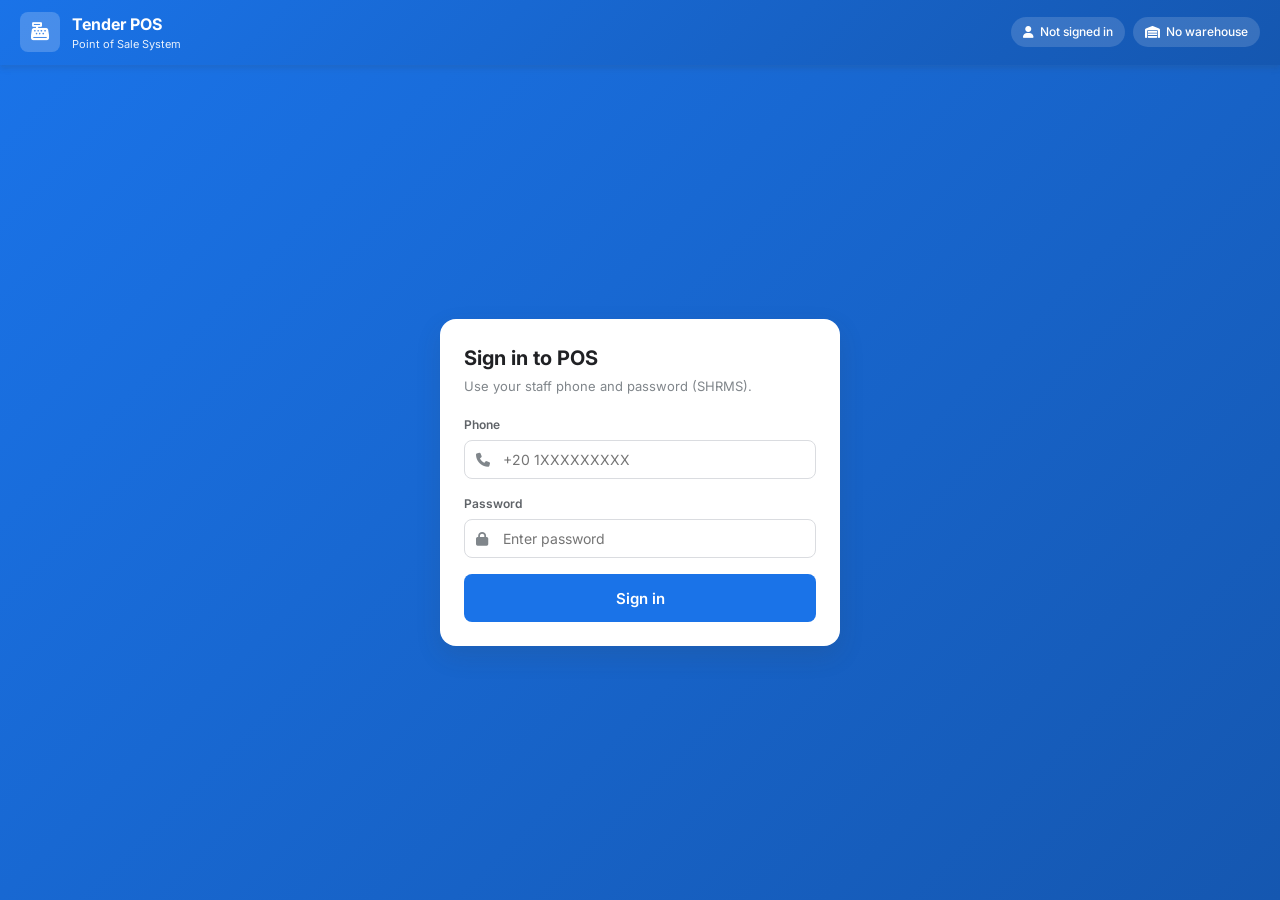
<file: pos2.html>
<!DOCTYPE html>
<html lang="en" dir="ltr">
<head>
  <meta charset="UTF-8">
  <meta name="viewport" content="width=device-width, initial-scale=1.0, maximum-scale=1.0, user-scalable=no">
  <meta name="apple-mobile-web-app-capable" content="yes">
  <meta name="apple-mobile-web-app-status-bar-style" content="black-translucent">
  <title>Tender Frozen POS</title>
  
  <link rel="preconnect" href="https://fonts.googleapis.com">
  <link rel="preconnect" href="https://fonts.gstatic.com" crossorigin>
  <link href="https://fonts.googleapis.com/css2?family=Inter:wght@400;500;600;700&display=swap" rel="stylesheet">
  <link rel="stylesheet" href="https://cdnjs.cloudflare.com/ajax/libs/font-awesome/6.4.0/css/all.min.css">
  
  <style>
    /* ==================== CSS RESET & VARIABLES ==================== */
    * { box-sizing: border-box; margin: 0; padding: 0; }
    
    :root {
      --primary: #1a73e8;
      --primary-dark: #1557b0;
      --primary-light: #e8f0fe;
      --success: #34a853;
      --success-light: #e6f4ea;
      --danger: #ea4335;
      --danger-light: #fce8e6;
      --warning: #fbbc04;
      --warning-light: #fef7e0;
      --info: #4285f4;
      
      --dark: #202124;
      --gray-900: #3c4043;
      --gray-700: #5f6368;
      --gray-500: #80868b;
      --gray-300: #dadce0;
      --gray-100: #f1f3f4;
      --gray-50: #f8f9fa;
      --white: #ffffff;
      
      --shadow-sm: 0 1px 2px rgba(60,64,67,0.1);
      --shadow: 0 1px 3px rgba(60,64,67,0.15), 0 1px 2px rgba(60,64,67,0.1);
      --shadow-md: 0 4px 6px rgba(60,64,67,0.1), 0 2px 4px rgba(60,64,67,0.06);
      --shadow-lg: 0 10px 25px rgba(60,64,67,0.15);
      
      --radius-sm: 6px;
      --radius: 8px;
      --radius-md: 12px;
      --radius-lg: 16px;
      --radius-full: 999px;
      
      --transition: 0.15s ease;
    }
    
    html, body {
      height: 100%;
      font-family: 'Inter', -apple-system, BlinkMacSystemFont, 'Segoe UI', sans-serif;
      font-size: 14px;
      color: var(--dark);
      background: var(--gray-100);
      line-height: 1.5;
      -webkit-font-smoothing: antialiased;
      overflow: hidden;
    }
    
    /* ==================== SCROLLBAR ==================== */
    ::-webkit-scrollbar { width: 6px; height: 6px; }
    ::-webkit-scrollbar-track { background: transparent; }
    ::-webkit-scrollbar-thumb { background: var(--gray-300); border-radius: var(--radius-full); }
    ::-webkit-scrollbar-thumb:hover { background: var(--gray-500); }
    
    /* ==================== UTILITIES ==================== */
    .hidden { display: none !important; }
    .text-center { text-align: center; }
    .text-primary { color: var(--primary); }
    .text-success { color: var(--success); }
    .text-danger { color: var(--danger); }
    .text-gray { color: var(--gray-500); }
    .mt-sm { margin-top: 8px; }
    .mt-md { margin-top: 16px; }
    .mb-md { margin-bottom: 16px; }
    
    /* ==================== BUTTONS ==================== */
    .btn {
      display: inline-flex;
      align-items: center;
      justify-content: center;
      gap: 6px;
      padding: 10px 16px;
      border-radius: var(--radius);
      border: none;
      font-size: 13px;
      font-weight: 600;
      min-height: 40px;
      cursor: pointer;
      transition: var(--transition);
      white-space: nowrap;
      font-family: inherit;
    }
    
    .btn-sm { padding: 6px 12px; min-height: 32px; font-size: 12px; }
    .btn-lg { padding: 14px 24px; min-height: 48px; font-size: 15px; }
    .btn-block { width: 100%; }
    
    .btn-primary { background: var(--primary); color: var(--white); }
    .btn-primary:hover { background: var(--primary-dark); }
    
    .btn-success { background: var(--success); color: var(--white); }
    .btn-success:hover { background: #2d9249; }
    
    .btn-danger { background: var(--danger); color: var(--white); }
    .btn-danger:hover { background: #d33426; }
    
    .btn-outline {
      background: var(--white);
      color: var(--primary);
      border: 1.5px solid var(--primary);
    }
    .btn-outline:hover { background: var(--primary-light); }
    
    .btn-ghost { background: transparent; color: var(--gray-700); }
    .btn-ghost:hover { background: var(--gray-100); }
    
    .btn:disabled { opacity: 0.5; cursor: not-allowed; }
    
    /* ==================== FORMS ==================== */
    .form-group { margin-bottom: 16px; }
    .form-label { display: block; margin-bottom: 6px; font-size: 12px; font-weight: 600; color: var(--gray-700); }
    
    .form-control, .select-control {
      width: 100%;
      padding: 10px 12px;
      border-radius: var(--radius);
      border: 1.5px solid var(--gray-300);
      background: var(--white);
      font-size: 14px;
      font-family: inherit;
      transition: var(--transition);
    }
    
    .form-control:focus, .select-control:focus {
      border-color: var(--primary);
      outline: none;
      box-shadow: 0 0 0 3px var(--primary-light);
    }
    
    .input-with-icon { position: relative; }
    .input-with-icon i { position: absolute; left: 12px; top: 50%; transform: translateY(-50%); color: var(--gray-500); font-size: 14px; }
    .input-with-icon input { padding-left: 38px; }
    
    textarea.form-control { resize: vertical; min-height: 80px; }
    
    /* ==================== CARD ==================== */
    .card {
      background: var(--white);
      border-radius: var(--radius-lg);
      padding: 24px;
      box-shadow: var(--shadow-lg);
    }
    
    .card-title { font-size: 20px; font-weight: 700; margin-bottom: 4px; }
    .card-subtitle { font-size: 13px; color: var(--gray-500); margin-bottom: 20px; }
    
    /* ==================== APP LAYOUT ==================== */
    #app { height: 100vh; display: flex; flex-direction: column; overflow: hidden; }
    
    .screen { display: none; flex: 1; overflow: hidden; }
    .screen.active { display: flex; }
    
    .screen-center {
      flex: 1;
      display: flex;
      align-items: center;
      justify-content: center;
      padding: 20px;
      background: linear-gradient(135deg, var(--primary) 0%, var(--primary-dark) 100%);
    }
    
    .screen-center .card { width: 100%; max-width: 400px; }
    
    /* ==================== HEADER ==================== */
    .app-header {
      background: linear-gradient(135deg, var(--primary), var(--primary-dark));
      color: var(--white);
      padding: 12px 20px;
      display: flex;
      justify-content: space-between;
      align-items: center;
      box-shadow: var(--shadow-md);
      z-index: 100;
      flex-shrink: 0;
    }
    
    .app-header-left { display: flex; align-items: center; gap: 12px; }
    
    .app-logo {
      width: 40px;
      height: 40px;
      border-radius: var(--radius);
      background: rgba(255,255,255,0.2);
      display: flex;
      align-items: center;
      justify-content: center;
      font-size: 18px;
    }
    
    .app-title { font-size: 16px; font-weight: 700; }
    .app-subtitle { font-size: 11px; opacity: 0.9; }
    
    .app-header-right { display: flex; align-items: center; gap: 8px; }
    
    .badge {
      padding: 6px 12px;
      border-radius: var(--radius-full);
      background: rgba(255,255,255,0.15);
      font-size: 12px;
      font-weight: 500;
      display: inline-flex;
      align-items: center;
      gap: 6px;
    }
    
    .header-btn {
      width: 36px;
      height: 36px;
      border-radius: var(--radius);
      background: rgba(255,255,255,0.15);
      border: none;
      color: var(--white);
      cursor: pointer;
      display: flex;
      align-items: center;
      justify-content: center;
      transition: var(--transition);
    }
    .header-btn:hover { background: rgba(255,255,255,0.25); }
    
    /* ==================== WAREHOUSE SELECTOR ==================== */
    .warehouse-list {
      display: flex;
      flex-direction: column;
      gap: 8px;
      max-height: 350px;
      overflow-y: auto;
    }
    
    .warehouse-item {
      padding: 14px;
      border-radius: var(--radius);
      background: var(--gray-50);
      border: 2px solid transparent;
      cursor: pointer;
      transition: var(--transition);
    }
    .warehouse-item:hover { border-color: var(--primary); background: var(--primary-light); }
    .warehouse-item.selected { border-color: var(--primary); background: var(--primary-light); }
    
    .warehouse-name { font-weight: 600; font-size: 14px; }
    .warehouse-meta { font-size: 12px; color: var(--gray-500); margin-top: 2px; }
    
    /* ==================== POS LAYOUT ==================== */
    .pos-container {
      flex: 1;
      display: grid;
      grid-template-columns: 1fr 380px;
      gap: 0;
      overflow: hidden;
    }
    
    /* LEFT: Products */
    .pos-left {
      display: flex;
      flex-direction: column;
      overflow: hidden;
      background: var(--gray-100);
    }
    
    .pos-toolbar {
      padding: 12px 16px;
      background: var(--white);
      border-bottom: 1px solid var(--gray-300);
      display: flex;
      gap: 12px;
      align-items: center;
      flex-shrink: 0;
    }
    
    .pos-search {
      flex: 1;
      position: relative;
    }
    
    .pos-search i {
      position: absolute;
      left: 12px;
      top: 50%;
      transform: translateY(-50%);
      color: var(--gray-500);
    }
    
    .pos-search input {
      width: 100%;
      padding: 10px 12px 10px 38px;
      border-radius: var(--radius-full);
      border: 1.5px solid var(--gray-300);
      background: var(--gray-50);
      font-size: 13px;
    }
    .pos-search input:focus {
      background: var(--white);
      border-color: var(--primary);
      outline: none;
    }
    
    /* Category Filter */
    .category-bar {
      padding: 8px 16px;
      background: var(--white);
      border-bottom: 1px solid var(--gray-300);
      display: flex;
      gap: 8px;
      overflow-x: auto;
      flex-shrink: 0;
      -webkit-overflow-scrolling: touch;
    }
    .category-bar::-webkit-scrollbar { height: 0; }
    
    .chip {
      padding: 6px 14px;
      border-radius: var(--radius-full);
      background: var(--gray-50);
      border: 1.5px solid var(--gray-300);
      font-size: 12px;
      font-weight: 600;
      white-space: nowrap;
      cursor: pointer;
      transition: var(--transition);
    }
    .chip:hover { border-color: var(--primary); }
    .chip.active { background: var(--primary); color: var(--white); border-color: var(--primary); }
    
    /* Products Grid */
    .products-area {
      flex: 1;
      padding: 12px 16px;
      overflow-y: auto;
    }
    
    .products-header {
      display: flex;
      justify-content: space-between;
      align-items: center;
      margin-bottom: 12px;
    }
    
    .products-title { font-size: 15px; font-weight: 700; }
    .products-count { font-size: 12px; color: var(--gray-500); }
    
    .products-grid {
      display: grid;
      grid-template-columns: repeat(auto-fill, minmax(140px, 1fr));
      gap: 10px;
    }
    
    .product-card {
      background: var(--white);
      border-radius: var(--radius-md);
      padding: 10px;
      cursor: pointer;
      transition: var(--transition);
      border: 2px solid transparent;
      position: relative;
    }
    .product-card:hover { border-color: var(--primary); box-shadow: var(--shadow-md); transform: translateY(-2px); }
    .product-card:active { transform: translateY(0); }
    
    .product-stock-badge {
      position: absolute;
      top: 6px;
      right: 6px;
      padding: 2px 8px;
      border-radius: var(--radius-full);
      background: var(--success-light);
      color: var(--success);
      font-size: 10px;
      font-weight: 700;
    }
    .product-stock-badge.low { background: var(--warning-light); color: #b45309; }
    .product-stock-badge.out { background: var(--danger-light); color: var(--danger); }
    
    .product-image {
      width: 100%;
      aspect-ratio: 1;
      border-radius: var(--radius);
      background: var(--gray-50);
      margin-bottom: 8px;
      display: flex;
      align-items: center;
      justify-content: center;
      overflow: hidden;
    }
    .product-image img { width: 100%; height: 100%; object-fit: cover; }
    .product-image i { font-size: 24px; color: var(--gray-300); }
    
    .product-name { font-size: 12px; font-weight: 600; line-height: 1.3; margin-bottom: 2px; display: -webkit-box; -webkit-line-clamp: 2; -webkit-box-orient: vertical; overflow: hidden; }
    .product-category { font-size: 10px; color: var(--gray-500); margin-bottom: 4px; }
    .product-price { font-size: 13px; font-weight: 700; color: var(--primary); }
    
    /* ==================== RIGHT: Cart ==================== */
    .pos-right {
      display: flex;
      flex-direction: column;
      background: var(--white);
      border-left: 1px solid var(--gray-300);
      overflow: hidden;
    }
    
    .cart-header {
      padding: 16px;
      border-bottom: 1px solid var(--gray-300);
      display: flex;
      justify-content: space-between;
      align-items: center;
      flex-shrink: 0;
    }
    
    .cart-title { font-size: 16px; font-weight: 700; }
    .cart-count { font-size: 12px; color: var(--gray-500); }
    
    .cart-items {
      flex: 1;
      overflow-y: auto;
      padding: 8px 16px;
    }
    
    .cart-empty {
      text-align: center;
      padding: 40px 20px;
      color: var(--gray-500);
    }
    .cart-empty i { font-size: 40px; margin-bottom: 12px; opacity: 0.3; }
    .cart-empty p { font-size: 13px; }
    
    .cart-item {
      display: flex;
      align-items: center;
      gap: 10px;
      padding: 10px 0;
      border-bottom: 1px solid var(--gray-100);
    }
    .cart-item:last-child { border-bottom: none; }
    
    .cart-item-info { flex: 1; min-width: 0; }
    .cart-item-name { font-size: 13px; font-weight: 600; white-space: nowrap; overflow: hidden; text-overflow: ellipsis; }
    .cart-item-price { font-size: 11px; color: var(--gray-500); }
    
    .cart-item-qty {
      display: flex;
      align-items: center;
      gap: 6px;
    }
    
    .qty-btn {
      width: 28px;
      height: 28px;
      border-radius: var(--radius-full);
      background: var(--gray-100);
      border: none;
      cursor: pointer;
      display: flex;
      align-items: center;
      justify-content: center;
      font-size: 12px;
      transition: var(--transition);
    }
    .qty-btn:hover { background: var(--primary); color: var(--white); }
    
    .cart-item-total { font-size: 13px; font-weight: 700; color: var(--primary); min-width: 70px; text-align: right; }
    
    .cart-item-remove {
      color: var(--danger);
      cursor: pointer;
      padding: 4px;
      opacity: 0.6;
      transition: var(--transition);
    }
    .cart-item-remove:hover { opacity: 1; }
    
    /* Cart Summary */
    .cart-summary {
      padding: 16px;
      border-top: 2px solid var(--gray-100);
      flex-shrink: 0;
    }
    
    .summary-row {
      display: flex;
      justify-content: space-between;
      margin-bottom: 8px;
      font-size: 13px;
    }
    .summary-row span:first-child { color: var(--gray-500); }
    
    .summary-total {
      display: flex;
      justify-content: space-between;
      padding-top: 12px;
      border-top: 2px solid var(--gray-100);
      margin-top: 8px;
    }
    .summary-total span:first-child { font-size: 14px; font-weight: 600; }
    .summary-total span:last-child { font-size: 20px; font-weight: 700; color: var(--primary); }
    
    /* Cart Actions */
    .cart-actions {
      padding: 16px;
      border-top: 1px solid var(--gray-300);
      display: flex;
      gap: 8px;
      flex-shrink: 0;
    }
    
    .cart-actions .btn { flex: 1; }
    
    /* ==================== CHECKOUT SCREEN ==================== */
    .checkout-container {
      flex: 1;
      display: flex;
      flex-direction: column;
      overflow: hidden;
    }
    
    .checkout-header {
      padding: 16px 20px;
      background: var(--white);
      border-bottom: 1px solid var(--gray-300);
      display: flex;
      align-items: center;
      gap: 16px;
      flex-shrink: 0;
    }
    
    .checkout-title { font-size: 18px; font-weight: 700; flex: 1; }
    
    /* Steps */
    .checkout-steps {
      display: flex;
      align-items: center;
      justify-content: center;
      gap: 8px;
      padding: 16px;
      background: var(--gray-50);
      border-bottom: 1px solid var(--gray-300);
      flex-shrink: 0;
    }
    
    .step {
      display: flex;
      align-items: center;
      gap: 8px;
    }
    
    .step-number {
      width: 32px;
      height: 32px;
      border-radius: var(--radius-full);
      background: var(--gray-300);
      color: var(--gray-700);
      display: flex;
      align-items: center;
      justify-content: center;
      font-size: 13px;
      font-weight: 700;
      transition: var(--transition);
    }
    
    .step.active .step-number, .step.completed .step-number {
      background: var(--primary);
      color: var(--white);
    }
    
    .step-label { font-size: 12px; font-weight: 600; color: var(--gray-500); }
    .step.active .step-label { color: var(--primary); }
    
    .step-line { width: 40px; height: 2px; background: var(--gray-300); }
    .step.completed + .step-line { background: var(--primary); }
    
    /* Checkout Content */
    .checkout-body {
      flex: 1;
      display: grid;
      grid-template-columns: 1fr 360px;
      gap: 0;
      overflow: hidden;
    }
    
    .checkout-main {
      padding: 20px;
      overflow-y: auto;
      display: flex;
      flex-direction: column;
      gap: 16px;
    }
    
    .checkout-card {
      background: var(--white);
      border-radius: var(--radius-md);
      padding: 20px;
      box-shadow: var(--shadow-sm);
    }
    
    .section-title {
      font-size: 15px;
      font-weight: 700;
      margin-bottom: 16px;
      display: flex;
      align-items: center;
      gap: 8px;
    }
    .section-title i { color: var(--primary); }
    
    /* Customer Search Results */
    .search-results {
      max-height: 200px;
      overflow-y: auto;
      border: 1px solid var(--gray-300);
      border-radius: var(--radius);
      margin-top: 8px;
    }
    
    .customer-result {
      padding: 10px 12px;
      cursor: pointer;
      border-bottom: 1px solid var(--gray-100);
      transition: var(--transition);
    }
    .customer-result:hover { background: var(--gray-50); }
    .customer-result:last-child { border-bottom: none; }
    
    .customer-name { font-weight: 600; font-size: 13px; }
    .customer-meta { font-size: 11px; color: var(--gray-500); }
    
    /* Selected Info */
    .selected-badge {
      padding: 10px 12px;
      background: var(--success-light);
      border-radius: var(--radius);
      display: flex;
      align-items: center;
      gap: 8px;
      color: var(--success);
      font-weight: 600;
      font-size: 13px;
      margin: 12px 0;
    }
    
    /* Radio Chips */
    .radio-group { display: flex; gap: 8px; flex-wrap: wrap; }
    
    .radio-chip {
      padding: 10px 16px;
      border-radius: var(--radius-full);
      border: 2px solid var(--gray-300);
      background: var(--white);
      cursor: pointer;
      transition: var(--transition);
      font-weight: 600;
      font-size: 13px;
      display: flex;
      align-items: center;
      gap: 6px;
    }
    .radio-chip:hover { border-color: var(--primary); }
    .radio-chip.active { border-color: var(--primary); background: var(--primary); color: var(--white); }
    
    /* Address List */
    .address-list {
      display: flex;
      flex-direction: column;
      gap: 8px;
      max-height: 250px;
      overflow-y: auto;
      margin-bottom: 12px;
    }
    
    .address-item {
      padding: 12px;
      background: var(--gray-50);
      border-radius: var(--radius);
      border: 2px solid transparent;
      cursor: pointer;
      transition: var(--transition);
      position: relative;
    }
    .address-item:hover { border-color: var(--primary); }
    .address-item.active { border-color: var(--primary); background: var(--primary-light); }
    
    .address-item.active::after {
      content: '\f00c';
      font-family: 'Font Awesome 6 Free';
      font-weight: 900;
      position: absolute;
      top: 10px;
      right: 10px;
      width: 22px;
      height: 22px;
      background: var(--primary);
      color: var(--white);
      border-radius: var(--radius-full);
      display: flex;
      align-items: center;
      justify-content: center;
      font-size: 10px;
    }
    
    .address-name { font-weight: 700; font-size: 13px; margin-bottom: 4px; }
    .address-details { font-size: 12px; color: var(--gray-500); line-height: 1.4; }
    
    /* Schedule Grid */
    .schedule-grid {
      display: grid;
      grid-template-columns: 1fr 1fr;
      gap: 12px;
    }
    
    /* Checkout Sidebar */
    .checkout-sidebar {
      background: var(--gray-50);
      border-left: 1px solid var(--gray-300);
      padding: 20px;
      display: flex;
      flex-direction: column;
      overflow-y: auto;
    }
    
    .summary-card {
      background: var(--white);
      border-radius: var(--radius-md);
      padding: 20px;
      box-shadow: var(--shadow-sm);
      flex: 1;
      display: flex;
      flex-direction: column;
    }
    
    .summary-items {
      flex: 1;
      overflow-y: auto;
      margin-bottom: 16px;
      max-height: 250px;
    }
    
    .summary-item {
      display: flex;
      justify-content: space-between;
      padding: 8px 0;
      font-size: 12px;
      border-bottom: 1px dashed var(--gray-100);
    }
    .summary-item:last-child { border-bottom: none; }
    
    .summary-item-name { font-weight: 500; }
    .summary-item-qty { color: var(--gray-500); margin-left: 4px; }
    
    .summary-totals { padding-top: 16px; border-top: 2px solid var(--gray-100); margin-bottom: 16px; }
    
    .summary-totals .summary-row { margin-bottom: 8px; }
    .summary-totals .summary-row.total { font-size: 18px; font-weight: 700; color: var(--primary); margin-top: 12px; padding-top: 12px; border-top: 2px solid var(--gray-100); }
    
    /* Coupon Section */
    .coupon-section {
      padding: 12px;
      background: var(--gray-50);
      border-radius: var(--radius);
      margin-bottom: 16px;
    }
    
    .coupon-input-group {
      display: flex;
      gap: 8px;
    }
    
    .coupon-input-group input { flex: 1; }
    
    .coupon-applied {
      display: flex;
      align-items: center;
      justify-content: space-between;
      padding: 10px 12px;
      background: var(--success-light);
      border-radius: var(--radius);
      color: var(--success);
      font-weight: 600;
      font-size: 13px;
    }
    
    /* Empty State */
    .empty-state {
      text-align: center;
      padding: 40px 20px;
      color: var(--gray-500);
    }
    .empty-state i { font-size: 40px; margin-bottom: 12px; opacity: 0.3; }
    
    /* ==================== MODALS ==================== */
    .modal-backdrop {
      position: fixed;
      inset: 0;
      background: rgba(0,0,0,0.5);
      backdrop-filter: blur(4px);
      display: flex;
      align-items: center;
      justify-content: center;
      z-index: 200;
      padding: 20px;
    }
    
    .modal {
      background: var(--white);
      border-radius: var(--radius-lg);
      width: 100%;
      max-width: 500px;
      max-height: 90vh;
      overflow: hidden;
      display: flex;
      flex-direction: column;
      box-shadow: var(--shadow-lg);
    }
    
    .modal-header {
      padding: 16px 20px;
      border-bottom: 1px solid var(--gray-300);
      display: flex;
      justify-content: space-between;
      align-items: center;
    }
    
    .modal-title { font-size: 16px; font-weight: 700; }
    
    .modal-close {
      width: 32px;
      height: 32px;
      border-radius: var(--radius-full);
      background: var(--gray-100);
      border: none;
      cursor: pointer;
      display: flex;
      align-items: center;
      justify-content: center;
      transition: var(--transition);
    }
    .modal-close:hover { background: var(--danger); color: var(--white); }
    
    .modal-body { padding: 20px; overflow-y: auto; flex: 1; }
    
    .modal-footer {
      padding: 16px 20px;
      border-top: 1px solid var(--gray-300);
      display: flex;
      justify-content: flex-end;
      gap: 8px;
    }
    
    /* ==================== LOADING & TOASTS ==================== */
    .spinner {
      width: 18px;
      height: 18px;
      border: 2px solid rgba(255,255,255,0.3);
      border-radius: 50%;
      border-top-color: currentColor;
      animation: spin 0.6s linear infinite;
    }
    
    .spinner-lg { width: 40px; height: 40px; border-width: 3px; }
    
    @keyframes spin { to { transform: rotate(360deg); } }
    
    .loading-overlay {
      position: fixed;
      inset: 0;
      background: rgba(255,255,255,0.9);
      display: flex;
      align-items: center;
      justify-content: center;
      z-index: 300;
    }
    
    .toast-container {
      position: fixed;
      top: 20px;
      right: 20px;
      z-index: 400;
      display: flex;
      flex-direction: column;
      gap: 8px;
    }
    
    .toast {
      background: var(--white);
      padding: 12px 16px;
      border-radius: var(--radius);
      box-shadow: var(--shadow-lg);
      display: flex;
      align-items: center;
      gap: 10px;
      min-width: 280px;
      border-left: 4px solid var(--primary);
      animation: slideIn 0.3s ease;
    }
    
    .toast.success { border-left-color: var(--success); }
    .toast.error { border-left-color: var(--danger); }
    .toast.warning { border-left-color: var(--warning); }
    
    .toast-message { flex: 1; font-size: 13px; }
    .toast-close { background: none; border: none; cursor: pointer; color: var(--gray-500); padding: 4px; }
    
    @keyframes slideIn {
      from { transform: translateX(100%); opacity: 0; }
      to { transform: translateX(0); opacity: 1; }
    }
    
    /* ==================== RESPONSIVE ==================== */
    @media (max-width: 1024px) {
      .pos-container { grid-template-columns: 1fr; }
      .pos-right { display: none; position: fixed; inset: 0; z-index: 150; }
      .pos-right.open { display: flex; }
      
      .checkout-body { grid-template-columns: 1fr; }
      .checkout-sidebar { border-left: none; border-top: 1px solid var(--gray-300); }
    }
    
    @media (max-width: 768px) {
      .app-header { padding: 10px 12px; }
      .app-title { font-size: 14px; }
      .app-subtitle { display: none; }
      .badge span { display: none; }
      
      .pos-toolbar { padding: 10px 12px; }
      .category-bar { padding: 8px 12px; }
      .products-area { padding: 10px 12px; }
      
      .products-grid { grid-template-columns: repeat(2, 1fr); gap: 8px; }
      .product-card { padding: 8px; }
      .product-name { font-size: 11px; }
      .product-price { font-size: 12px; }
      
      .checkout-main { padding: 12px; }
      .checkout-card { padding: 16px; }
      .checkout-sidebar { padding: 12px; }
      
      .checkout-steps { gap: 4px; padding: 12px; }
      .step-label { display: none; }
      .step-line { width: 24px; }
      
      .schedule-grid { grid-template-columns: 1fr; }
    }
    
    /* Mobile Cart Toggle */
    .mobile-cart-toggle {
      display: none;
      position: fixed;
      bottom: 20px;
      right: 20px;
      width: 60px;
      height: 60px;
      border-radius: var(--radius-full);
      background: var(--primary);
      color: var(--white);
      box-shadow: var(--shadow-lg);
      border: none;
      cursor: pointer;
      z-index: 100;
      font-size: 20px;
    }
    
    .mobile-cart-toggle .cart-badge {
      position: absolute;
      top: -4px;
      right: -4px;
      width: 22px;
      height: 22px;
      border-radius: var(--radius-full);
      background: var(--danger);
      font-size: 11px;
      font-weight: 700;
      display: flex;
      align-items: center;
      justify-content: center;
    }
    
    @media (max-width: 1024px) {
      .mobile-cart-toggle { display: flex; align-items: center; justify-content: center; }
    }
  </style>
</head>

<body>
  <div id="app">
    <!-- Header -->
    <header class="app-header">
      <div class="app-header-left">
        <div class="app-logo">
          <i class="fa-solid fa-cash-register"></i>
        </div>
        <div>
          <div class="app-title">Tender POS</div>
          <div class="app-subtitle">Point of Sale System</div>
        </div>
      </div>
      <div class="app-header-right">
        <div class="badge" id="employeeBadge">
          <i class="fa-solid fa-user"></i>
          <span id="employeeName">Not signed in</span>
        </div>
        <div class="badge" id="warehouseBadge">
          <i class="fa-solid fa-warehouse"></i>
          <span id="warehouseName">No warehouse</span>
        </div>
        <button id="settingsBtn" class="header-btn hidden" title="Settings">
          <i class="fa-solid fa-gear"></i>
        </button>
        <button id="logoutBtn" class="header-btn hidden" title="Logout">
          <i class="fa-solid fa-right-from-bracket"></i>
        </button>
      </div>
    </header>

    <!-- Screen: Login -->
    <section id="screen-login" class="screen active">
      <div class="screen-center">
        <div class="card">
          <div class="card-title">Sign in to POS</div>
          <div class="card-subtitle">Use your staff phone and password (SHRMS).</div>
          
          <div class="form-group">
            <label class="form-label">Phone</label>
            <div class="input-with-icon">
              <i class="fa-solid fa-phone"></i>
              <input id="loginPhone" type="tel" class="form-control" placeholder="+20 1XXXXXXXXX">
            </div>
          </div>
          
          <div class="form-group">
            <label class="form-label">Password</label>
            <div class="input-with-icon">
              <i class="fa-solid fa-lock"></i>
              <input id="loginPassword" type="password" class="form-control" placeholder="Enter password">
            </div>
          </div>
          
          <button id="loginBtn" class="btn btn-primary btn-block btn-lg">
            <span>Sign in</span>
            <span id="loginSpinner" class="spinner hidden"></span>
          </button>
        </div>
      </div>
    </section>

    <!-- Screen: Warehouse Select -->
    <section id="screen-warehouse" class="screen">
      <div class="screen-center">
        <div class="card">
          <div class="card-title">Select Warehouse</div>
          <div class="card-subtitle">Choose the warehouse to sell from.</div>
          
          <div id="warehouseList" class="warehouse-list"></div>
          
          <button id="warehouseContinueBtn" class="btn btn-primary btn-block btn-lg mt-md" disabled>
            Continue to POS
          </button>
          
          <button id="warehouseLogoutBtn" class="btn btn-ghost btn-block mt-sm">
            <i class="fa-solid fa-arrow-right-from-bracket"></i>
            Sign out
          </button>
        </div>
      </div>
    </section>

    <!-- Screen: POS -->
    <section id="screen-pos" class="screen">
      <div class="pos-container">
        <!-- Left: Products -->
        <div class="pos-left">
          <div class="pos-toolbar">
            <div class="pos-search">
              <i class="fa-solid fa-magnifying-glass"></i>
              <input id="productSearchInput" type="text" placeholder="Search products...">
            </div>
          </div>
          
          <div id="categoryFilter" class="category-bar"></div>
          
          <div class="products-area">
            <div class="products-header">
              <span class="products-title">Products</span>
              <span class="products-count" id="productsCountLabel">0 items</span>
            </div>
            <div id="productsGrid" class="products-grid"></div>
          </div>
        </div>
        
        <!-- Right: Cart -->
        <div class="pos-right" id="cartPanel">
          <div class="cart-header">
            <div>
              <div class="cart-title">Cart</div>
              <div class="cart-count" id="cartItemsCountLabel">No items</div>
            </div>
            <button id="clearCartBtn" class="btn btn-ghost btn-sm">
              <i class="fa-solid fa-trash"></i>
              Clear
            </button>
          </div>
          
          <div id="cartItemsContainer" class="cart-items">
            <div class="cart-empty" id="cartEmptyMessage">
              <i class="fa-solid fa-cart-shopping"></i>
              <p>Cart is empty</p>
              <p style="font-size:12px;">Tap a product to add it</p>
            </div>
          </div>
          
          <div class="cart-summary">
            <div class="summary-row">
              <span>Subtotal</span>
              <span id="cartSubtotalLabel">0.00 EGP</span>
            </div>
            <div class="summary-row">
              <span>Shipping</span>
              <span id="cartShippingLabel">0.00 EGP</span>
            </div>
            <div class="summary-total">
              <span>Total</span>
              <span id="cartTotalLabel">0.00 EGP</span>
            </div>
          </div>
          
          <div class="cart-actions">
            <button id="mobileCloseCart" class="btn btn-ghost" style="display:none;">
              <i class="fa-solid fa-xmark"></i>
            </button>
            <button id="checkoutBtn" class="btn btn-primary btn-lg" style="flex:2;">
              <i class="fa-solid fa-bag-shopping"></i>
              Checkout
            </button>
          </div>
        </div>
      </div>
      
      <!-- Mobile Cart Toggle -->
      <button id="mobileCartToggle" class="mobile-cart-toggle">
        <i class="fa-solid fa-cart-shopping"></i>
        <span class="cart-badge" id="mobileCartBadge">0</span>
      </button>
    </section>

    <!-- Screen: Checkout -->
    <section id="screen-checkout" class="screen">
      <div class="checkout-container">
        <div class="checkout-header">
          <button id="backToPosBtn" class="btn btn-ghost">
            <i class="fa-solid fa-arrow-left"></i>
            Back
          </button>
          <div class="checkout-title">Complete Order</div>
        </div>
        
        <div class="checkout-steps">
          <div class="step active" id="step1">
            <div class="step-number">1</div>
            <div class="step-label">Customer</div>
          </div>
          <div class="step-line"></div>
          <div class="step" id="step2">
            <div class="step-number">2</div>
            <div class="step-label">Delivery</div>
          </div>
          <div class="step-line"></div>
          <div class="step" id="step3">
            <div class="step-number">3</div>
            <div class="step-label">Payment</div>
          </div>
        </div>
        
        <div class="checkout-body">
          <div class="checkout-main">
            <!-- Customer Section -->
            <div class="checkout-card" id="customerSection">
              <h3 class="section-title">
                <i class="fa-solid fa-user"></i>
                Select Customer
              </h3>
              
              <div class="form-group">
                <input type="text" id="customerSearchInput" class="form-control" placeholder="Search by name, phone, or email...">
              </div>
              
              <div id="customerResults" class="search-results hidden"></div>
              
              <div id="selectedCustomerInfo" class="selected-badge hidden">
                <i class="fa-solid fa-circle-check"></i>
                <span id="selectedCustomerLabel"></span>
              </div>
              
              <button class="btn btn-ghost btn-block" id="useGuestBtn">
                <i class="fa-solid fa-user-slash"></i>
                Continue as Guest
              </button>
            </div>
            
            <!-- Guest Details Section -->
            <div class="checkout-card hidden" id="guestDetailsSection">
              <h3 class="section-title">
                <i class="fa-solid fa-id-card"></i>
                Customer Details
              </h3>
              
              <div class="form-group">
                <label class="form-label">Customer Name *</label>
                <input id="guestNameInput" type="text" class="form-control" placeholder="Customer full name">
              </div>
              
              <div class="form-group">
                <label class="form-label">Phone *</label>
                <input id="guestPhoneInput" type="tel" class="form-control" placeholder="+20 1XXXXXXXXX">
              </div>
              
              <div class="form-group">
                <label class="form-label">Zone *</label>
                <select id="guestZoneSelect" class="select-control">
                  <option value="">Select zone</option>
                </select>
              </div>
              
              <div class="form-group">
                <label class="form-label">Email (optional)</label>
                <input id="guestEmailInput" type="email" class="form-control" placeholder="customer@example.com">
              </div>
              
              <div class="form-group">
                <label class="form-label">Location URL (optional)</label>
                <input id="guestLocationUrlInput" type="url" class="form-control" placeholder="https://www.google.com/maps?...">
              </div>
              
              <div class="form-group">
                <label class="form-label">Address *</label>
                <textarea id="guestAddressInput" class="form-control" rows="2" placeholder="Street, building, floor..."></textarea>
              </div>
              
              <div class="form-group">
                <label class="form-label">Notes (optional)</label>
                <textarea id="guestNotesInput" class="form-control" rows="2" placeholder="Any special notes..."></textarea>
              </div>
            </div>
            
            <!-- Order Type Section -->
            <div class="checkout-card" id="deliverySection">
              <h3 class="section-title">
                <i class="fa-solid fa-truck"></i>
                Order Type
              </h3>
              
              <div class="radio-group" id="orderTypeGroup">
                <div class="radio-chip active" data-type="pos">
                  <i class="fa-solid fa-shop"></i>
                  POS / Pickup
                </div>
                <div class="radio-chip" data-type="delivery">
                  <i class="fa-solid fa-truck-fast"></i>
                  Delivery
                </div>
              </div>
              
              <div id="deliveryAddressSection" class="hidden mt-md">
                <h4 style="font-size:13px;font-weight:600;margin-bottom:12px;">Delivery Address</h4>
                
                <div id="addressesContainer" class="address-list"></div>
                
                <div id="noAddressesMessage" class="empty-state hidden">
                  <i class="fa-solid fa-map-location-dot"></i>
                  <p>No saved addresses</p>
                </div>
                
                <button class="btn btn-outline btn-sm" id="addNewAddressBtn">
                  <i class="fa-solid fa-plus"></i>
                  Add New Address
                </button>
                
                <div id="deliveryScheduleSection" class="hidden mt-md">
                  <h4 style="font-size:13px;font-weight:600;margin-bottom:12px;">Delivery Schedule</h4>
                  
                  <div class="schedule-grid">
                    <div class="form-group" style="margin-bottom:0;">
                      <label class="form-label">Date</label>
                      <select id="deliveryDateSelect" class="select-control">
                        <option value="">Select date</option>
                      </select>
                    </div>
                    
                    <div class="form-group" style="margin-bottom:0;">
                      <label class="form-label">Time</label>
                      <select id="deliveryTimeSelect" class="select-control">
                        <option value="">Select time</option>
                      </select>
                    </div>
                  </div>
                </div>
              </div>
            </div>
            
            <!-- Payment Section -->
            <div class="checkout-card" id="paymentSection">
              <h3 class="section-title">
                <i class="fa-solid fa-credit-card"></i>
                Payment Method
              </h3>
              
              <div class="form-group" style="margin-bottom:0;">
                <select id="paymentMethodSelect" class="select-control">
                  <option value="cod">Cash on Delivery</option>
                  <option value="card">Credit Card</option>
                  <option value="bank">Bank Transfer</option>
                </select>
              </div>
            </div>
          </div>
          
          <!-- Sidebar: Order Summary -->
          <div class="checkout-sidebar">
            <div class="summary-card">
              <h3 class="section-title">Order Summary</h3>
              
              <div class="summary-items" id="checkoutCartItems"></div>
              
              <div class="summary-totals">
                <div class="summary-row">
                  <span>Subtotal</span>
                  <span id="summarySubtotalLabel">0 EGP</span>
                </div>
                <div class="summary-row" id="summaryDiscountRow">
                  <span>Discount</span>
                  <span id="summaryDiscountLabel" class="text-success">-0 EGP</span>
                </div>
                <div class="summary-row">
                  <span>Shipping</span>
                  <span id="summaryShippingLabel">Free</span>
                </div>
                <div class="summary-row total">
                  <span>Total</span>
                  <span id="summaryTotalLabel">0 EGP</span>
                </div>
              </div>
              
              <div id="couponSection" class="coupon-section"></div>
              
              <button class="btn btn-success btn-block btn-lg" id="placeOrderBtn">
                <span id="placeOrderSpinner" class="spinner hidden"></span>
                <i class="fa-solid fa-check"></i>
                Place Order
              </button>
            </div>
          </div>
        </div>
      </div>
    </section>

    <!-- Toast Container -->
    <div id="toastContainer" class="toast-container"></div>

    <!-- Loading Overlay -->
    <div id="globalLoading" class="loading-overlay hidden">
      <div class="spinner spinner-lg" style="color:var(--primary);"></div>
    </div>
  </div>

  <script>
    // ==================== CONFIG ====================
    const API_BASE = 'https://darkviolet-antelope-523488.hostingersite.com';
    const SHRMS_LOGIN_ENDPOINT = '/wp-json/shrms/v1/auth/login';
    const FF_API_BASE = '/wp-json/ff/v1';
    const SCL_API_BASE = '/wp-json/scl/v1';
    const WC_API_BASE = '/wp-json/wc/v3';

    const STORAGE_KEYS = {
      AUTH: 'pos_auth_data',
      WAREHOUSE: 'pos_warehouse',
      SETTINGS: 'pos_settings'
    };

    // ==================== STATE ====================
    const state = {
      token: null,
      employee: null,
      warehouses: [],
      selectedWarehouse: null,
      products: [],
      wcProducts: {},
      categories: [],
      selectedCategory: 'all',
      searchTerm: '',
      cart: [],
      selectedCustomer: null,
      customerAddresses: [],
      selectedAddress: null,
      orderType: 'pos',
      paymentMethod: 'cod',
      shippingCost: 0,
      deliveryDates: [],
      deliveryTimes: [],
      deliveryDate: '',
      deliveryTime: '',
      appliedCoupon: null,
      discount: 0,
      defaultOrderStatus: 'on-hold',
      orderStatuses: []
    };

    // ==================== HELPERS ====================
    const $ = id => document.getElementById(id);
    const formatMoney = n => parseFloat(n || 0).toFixed(2);

    function showScreen(id) {
      document.querySelectorAll('.screen').forEach(s => s.classList.remove('active'));
      $(id).classList.add('active');
    }

    function setGlobalLoading(show) {
      $('globalLoading').classList.toggle('hidden', !show);
    }

    function showToast(message, type = 'success') {
      const container = $('toastContainer');
      const toast = document.createElement('div');
      toast.className = `toast ${type}`;
      toast.innerHTML = `
        <i class="fa-solid fa-${type === 'success' ? 'check-circle' : type === 'error' ? 'circle-xmark' : 'triangle-exclamation'}"></i>
        <span class="toast-message">${message}</span>
        <button class="toast-close" onclick="this.parentElement.remove()">
          <i class="fa-solid fa-xmark"></i>
        </button>
      `;
      container.appendChild(toast);
      setTimeout(() => toast.remove(), 4000);
    }

    function authHeaders() {
      return state.token ? { 'Authorization': 'Bearer ' + state.token } : {};
    }

    async function apiFetch(url, options = {}) {
      const res = await fetch(url, {
        ...options,
        headers: {
          'Content-Type': 'application/json',
          ...(options.headers || {}),
          ...authHeaders()
        }
      });
      
      if (!res.ok) {
        let msg = 'HTTP ' + res.status;
        try {
          const data = await res.json();
          if (data && data.message) msg = data.message;
        } catch (e) {}
        throw new Error(msg);
      }
      
      return res.json();
    }

    // ==================== STORAGE ====================
    const Storage = {
      saveAuth(data) {
        try {
          localStorage.setItem(STORAGE_KEYS.AUTH, JSON.stringify({
            token: data.token,
            employee: data.employee,
            timestamp: Date.now()
          }));
        } catch (e) {}
      },
      
      loadAuth() {
        try {
          const raw = localStorage.getItem(STORAGE_KEYS.AUTH);
          if (!raw) return null;
          const parsed = JSON.parse(raw);
          const maxAge = 30 * 24 * 60 * 60 * 1000;
          if (Date.now() - parsed.timestamp > maxAge) {
            localStorage.removeItem(STORAGE_KEYS.AUTH);
            return null;
          }
          return parsed;
        } catch (e) {
          return null;
        }
      },
      
      saveWarehouse(warehouse) {
        try {
          localStorage.setItem(STORAGE_KEYS.WAREHOUSE, JSON.stringify(warehouse));
        } catch (e) {}
      },
      
      loadWarehouse() {
        try {
          const raw = localStorage.getItem(STORAGE_KEYS.WAREHOUSE);
          return raw ? JSON.parse(raw) : null;
        } catch (e) {
          return null;
        }
      },
      
      clearWarehouse() {
        localStorage.removeItem(STORAGE_KEYS.WAREHOUSE);
      },
      
      saveSettings(settings) {
        try {
          localStorage.setItem(STORAGE_KEYS.SETTINGS, JSON.stringify(settings));
        } catch (e) {}
      },
      
      loadSettings() {
        try {
          const raw = localStorage.getItem(STORAGE_KEYS.SETTINGS);
          return raw ? JSON.parse(raw) : null;
        } catch (e) {
          return null;
        }
      },
      
      clear() {
        localStorage.removeItem(STORAGE_KEYS.AUTH);
        localStorage.removeItem(STORAGE_KEYS.WAREHOUSE);
      }
    };

    // ==================== AUTH API ====================
    async function login(phone, password) {
      const response = await apiFetch(API_BASE + SHRMS_LOGIN_ENDPOINT, {
        method: 'POST',
        body: JSON.stringify({ phone, password })
      });
      
      if (!response.success || !response.data || !response.data.token) {
        throw new Error(response.message || 'Login failed');
      }
      
      state.token = response.data.token;
      state.employee = response.data.employee;
      
      Storage.saveAuth({
        token: state.token,
        employee: state.employee
      });
      
      return response.data;
    }

    async function tryAutoLogin() {
      const stored = Storage.loadAuth();
      if (!stored || !stored.token) {
        throw new Error('No stored auth');
      }
      
      state.token = stored.token;
      state.employee = stored.employee;
      
      await loadWarehouses();
      
      return true;
    }

    // ==================== WAREHOUSE API ====================
    async function loadWarehouses() {
      const url = `${API_BASE}${FF_API_BASE}/warehouses`;
      const response = await apiFetch(url);
      
      if (response.success && response.data) {
        state.warehouses = response.data;
      } else {
        state.warehouses = [];
      }
      
      return state.warehouses;
    }

    async function loadWarehouseProducts(warehouseId) {
      const url = `${API_BASE}${FF_API_BASE}/warehouses/${warehouseId}/products`;
      const response = await apiFetch(url);
      
      if (response.success && response.data) {
        state.products = response.data;
      } else {
        state.products = [];
      }
      
      await enrichProductsFromWC();
      extractCategories();
      
      return state.products;
    }

    async function enrichProductsFromWC() {
      state.wcProducts = {};
      const productIds = [...new Set(state.products.map(p => p.product_id))];
      const batchSize = 100;
      
      for (let i = 0; i < productIds.length; i += batchSize) {
        const batch = productIds.slice(i, i + batchSize);
        const idsParam = batch.join(',');
        const url = `${API_BASE}${WC_API_BASE}/products?include=${idsParam}&per_page=${batchSize}`;
        
        try {
          const wcProducts = await apiFetch(url);
          wcProducts.forEach(wcp => {
            state.wcProducts[wcp.id] = {
              name: wcp.name,
              price: parseFloat(wcp.price),
              image: wcp.images?.[0]?.src || '',
              categories: wcp.categories?.map(c => c.name) || []
            };
          });
        } catch (e) {
          console.error('Failed to fetch WC batch', e);
        }
      }
    }

    function extractCategories() {
      const categorySet = new Set(['all']);
      
      state.products.forEach(p => {
        const wcProduct = state.wcProducts[p.product_id];
        if (wcProduct && wcProduct.categories.length > 0) {
          wcProduct.categories.forEach(cat => categorySet.add(cat));
        }
      });
      
      state.categories = Array.from(categorySet);
    }

    // ==================== ORDER STATUSES API ====================
    async function loadOrderStatuses() {
      const url = `${API_BASE}/wp-json/wc/v3/orders/statuses`;
      const statuses = await apiFetch(url);
      
      const statusArray = Object.keys(statuses).map(key => ({
        slug: key.replace('wc-', ''),
        name: statuses[key]
      }));
      
      state.orderStatuses = statusArray;
      return statusArray;
    }

    // ==================== CUSTOMERS & ADDRESSES API ====================
    async function searchCustomers(term) {
      const url = `${API_BASE}${WC_API_BASE}/customers?search=${encodeURIComponent(term)}&per_page=10`;
      return await apiFetch(url);
    }

    async function loadCustomerAddresses(userId) {
      const url = `${API_BASE}${SCL_API_BASE}/addresses?user_id=${userId}`;
      const response = await apiFetch(url);
      
      if (response.success && response.data) {
        state.customerAddresses = response.data;
        return response.data;
      }
      return [];
    }

    async function createAddress(addressData) {
      const url = `${API_BASE}${SCL_API_BASE}/addresses`;
      const response = await apiFetch(url, {
        method: 'POST',
        body: JSON.stringify(addressData)
      });
      
      if (response.success) {
        return response.data;
      }
      throw new Error(response.message || 'Failed to create address');
    }

    // ==================== ZONES & DELIVERY API ====================
    async function loadZones() {
      try {
        const url = `${API_BASE}${SCL_API_BASE}/zones?active_only=true`;
        const response = await apiFetch(url);
        
        if (response.success && response.data) {
          return response.data;
        }
      } catch (e) {
        console.error('Failed to load zones', e);
      }
      
      return [
        { zone_name: 'Tagamo3', shipping_cost: '80.00' },
        { zone_name: 'Nasr City', shipping_cost: '60.00' },
        { zone_name: 'Maadi', shipping_cost: '70.00' },
        { zone_name: 'Heliopolis', shipping_cost: '65.00' },
        { zone_name: 'New Cairo', shipping_cost: '75.00' },
        { zone_name: 'Downtown Cairo', shipping_cost: '50.00' },
        { zone_name: '6th October', shipping_cost: '90.00' },
        { zone_name: 'Sheikh Zayed', shipping_cost: '85.00' }
      ];
    }

    function generateDeliveryDates(daysAhead = 3, closedDays = [5]) {
      const dates = [];
      const today = new Date();
      let addedDays = 0;
      let checkDate = 1;

      const closedDaysInt = Array.isArray(closedDays) 
        ? closedDays.map(d => parseInt(d)) 
        : [5];

      while (addedDays < daysAhead && checkDate < 30) {
        const futureDate = new Date(today);
        futureDate.setDate(today.getDate() + checkDate);

        const jsDay = futureDate.getDay();
        const phpDay = jsDay === 0 ? 7 : jsDay;
        const isOpen = !closedDaysInt.includes(phpDay);

        if (isOpen) {
          const year = futureDate.getFullYear();
          const month = String(futureDate.getMonth() + 1).padStart(2, '0');
          const day = String(futureDate.getDate()).padStart(2, '0');
          const isoDate = `${year}-${month}-${day}`;

          const displayDate = futureDate.toLocaleDateString('en-US', {
            weekday: 'long',
            month: 'long',
            day: 'numeric',
            year: 'numeric'
          });

          dates.push({ date: isoDate, display: displayDate });
          addedDays++;
        }

        checkDate++;
      }

      return dates;
    }

    async function loadDeliverySchedule(zoneName) {
      try {
        const zonesUrl = `${API_BASE}${SCL_API_BASE}/zones?active_only=true`;
        const zonesResponse = await apiFetch(zonesUrl);
        
        if (!zonesResponse.success || !zonesResponse.data) {
          throw new Error('Failed to load zones');
        }
        
        const zone = zonesResponse.data.find(z => 
          z.zone_name === zoneName || z.zone_name_ar === zoneName
        );
        
        if (!zone) {
          throw new Error(`Zone "${zoneName}" not found`);
        }
        
        state.shippingCost = parseFloat(zone.shipping_cost) || 0;
        
        let deliveryTimes = ['12 PM - 2 PM', '2 PM - 4 PM', '4 PM - 6 PM'];
        if (zone.delivery_times) {
          try {
            const parsed = typeof zone.delivery_times === 'string' 
              ? JSON.parse(zone.delivery_times) 
              : zone.delivery_times;
            
            deliveryTimes = Array.isArray(parsed) 
              ? parsed.filter(t => t && t.trim() !== '') 
              : deliveryTimes;
            
            if (deliveryTimes.length === 0) {
              deliveryTimes = ['12 PM - 2 PM', '2 PM - 4 PM', '4 PM - 6 PM'];
            }
          } catch (e) {}
        }
        state.deliveryTimes = deliveryTimes;
        
        let closedDays = [5];
        if (zone.closed_days) {
          try {
            const parsed = typeof zone.closed_days === 'string' 
              ? JSON.parse(zone.closed_days) 
              : zone.closed_days;
            
            closedDays = Array.isArray(parsed) && parsed.length > 0
              ? parsed.map(d => parseInt(d)).filter(d => d >= 1 && d <= 7)
              : [5];
          } catch (e) {}
        }
        
        const daysAhead = zone.delivery_days_ahead 
          ? Math.max(1, Math.min(parseInt(zone.delivery_days_ahead), 30))
          : 3;
        
        state.deliveryDates = generateDeliveryDates(daysAhead, closedDays);
        
        return {
          success: true,
          zone_name: zone.zone_name,
          shipping_cost: state.shippingCost,
          delivery_times: state.deliveryTimes,
          available_dates: state.deliveryDates
        };
        
      } catch (error) {
        console.error('Failed to load delivery schedule', error);
        throw error;
      }
    }

    // ==================== COUPONS API ====================
    async function applyCoupon(code) {
      const url = `${API_BASE}${WC_API_BASE}/coupons?code=${encodeURIComponent(code)}`;
      const coupons = await apiFetch(url);
      
      if (coupons.length === 0) {
        throw new Error('Invalid coupon code');
      }
      
      const coupon = coupons[0];
      return {
        id: coupon.id,
        code: coupon.code,
        discount_type: coupon.discount_type,
        amount: parseFloat(coupon.amount)
      };
    }

    function calculateDiscount(coupon, subtotal) {
      if (!coupon) return 0;
      
      if (coupon.discount_type === 'percent') {
        return (subtotal * coupon.amount) / 100;
      } else if (coupon.discount_type === 'fixed_cart') {
        return Math.min(coupon.amount, subtotal);
      }
      
      return 0;
    }

    // ==================== ORDER CREATION API ====================
    async function createOrder(orderData) {
      const url = `${API_BASE}${FF_API_BASE}/warehouses/${state.selectedWarehouse.id}/orders`;
      
      const response = await apiFetch(url, {
        method: 'POST',
        body: JSON.stringify(orderData)
      });
      
      if (response.success) {
        return response.data;
      }
      
      throw new Error(response.message || 'Order creation failed');
    }

    // ==================== CART MANAGEMENT ====================
    function addToCart(productId) {
      const product = state.products.find(p => p.product_id === productId);
      if (!product) return;

      const wcProduct = state.wcProducts[productId];
      if (!wcProduct) {
        showToast('Product data not loaded', 'error');
        return;
      }

      const existingItem = state.cart.find(item => item.product_id === productId);
      
      if (existingItem) {
        if (existingItem.qty >= product.qty) {
          showToast('Not enough stock', 'warning');
          return;
        }
        existingItem.qty++;
      } else {
        state.cart.push({
          product_id: productId,
          name: wcProduct.name,
          price: wcProduct.price,
          qty: 1,
          categories: wcProduct.categories
        });
      }

      renderCart();
      showToast(`Added ${wcProduct.name}`, 'success');
    }

    function updateCartItemQty(productId, delta) {
      const item = state.cart.find(i => i.product_id === productId);
      if (!item) return;

      const newQty = item.qty + delta;

      if (newQty <= 0) {
        removeFromCart(productId);
        return;
      }

      const product = state.products.find(p => p.product_id === productId);
      if (newQty > product.qty) {
        showToast('Not enough stock', 'warning');
        return;
      }

      item.qty = newQty;
      renderCart();
    }

    function removeFromCart(productId) {
      state.cart = state.cart.filter(item => item.product_id !== productId);
      renderCart();
    }

    function clearCart() {
      state.cart = [];
      state.appliedCoupon = null;
      state.discount = 0;
      renderCart();
    }

    function calculateCartTotals() {
      const subtotal = state.cart.reduce((sum, item) => sum + (item.price * item.qty), 0);
      const discount = state.appliedCoupon ? calculateDiscount(state.appliedCoupon, subtotal) : 0;
      const subtotalAfterDiscount = subtotal - discount;
      const shipping = state.orderType === 'delivery' ? state.shippingCost : 0;
      const total = subtotalAfterDiscount + shipping;

      return { subtotal, discount, subtotalAfterDiscount, shipping, total };
    }

    // ==================== PRODUCT FILTERING ====================
    function getFilteredProducts() {
      let filtered = state.products.filter(p => p.qty > 0);

      if (state.selectedCategory !== 'all') {
        filtered = filtered.filter(p => {
          const wcProduct = state.wcProducts[p.product_id];
          return wcProduct && wcProduct.categories.includes(state.selectedCategory);
        });
      }

      if (state.searchTerm) {
        const term = state.searchTerm.toLowerCase();
        filtered = filtered.filter(p => {
          const wcProduct = state.wcProducts[p.product_id];
          return wcProduct && wcProduct.name.toLowerCase().includes(term);
        });
      }

      return filtered;
    }

    // ==================== UI RENDERING ====================
    function renderWarehouses() {
      const container = $('warehouseList');
      container.innerHTML = '';

      state.warehouses.forEach(warehouse => {
        const item = document.createElement('div');
        item.className = 'warehouse-item';
        item.innerHTML = `
          <div class="warehouse-name">${warehouse.name}</div>
          <div class="warehouse-meta">${warehouse.location || 'No location'}</div>
        `;
        item.onclick = () => {
          document.querySelectorAll('.warehouse-item').forEach(i => i.classList.remove('selected'));
          item.classList.add('selected');
          state.selectedWarehouse = warehouse;
          $('warehouseContinueBtn').disabled = false;
        };
        container.appendChild(item);
      });
    }

    function renderCategoryFilter() {
      const container = $('categoryFilter');
      container.innerHTML = '';

      state.categories.forEach(cat => {
        const chip = document.createElement('div');
        chip.className = 'chip' + (state.selectedCategory === cat ? ' active' : '');
        chip.textContent = cat === 'all' ? 'All Products' : cat;
        chip.onclick = () => {
          state.selectedCategory = cat;
          renderCategoryFilter();
          renderProducts();
        };
        container.appendChild(chip);
      });
    }

    function renderProducts() {
      const container = $('productsGrid');
      const filtered = getFilteredProducts();

      container.innerHTML = '';

      if (filtered.length === 0) {
        container.innerHTML = `
          <div style="grid-column: 1/-1; text-align:center; padding:60px 20px; color:var(--gray-500);">
            <i class="fa-solid fa-box-open" style="font-size:48px; margin-bottom:16px; opacity:0.3;"></i>
            <div style="font-size:14px; font-weight:600;">No products found</div>
          </div>
        `;
        $('productsCountLabel').textContent = '0 items';
        return;
      }

      filtered.forEach(product => {
        const wcProduct = state.wcProducts[product.product_id];
        if (!wcProduct) return;

        const categories = wcProduct.categories.join(', ') || 'Uncategorized';
        const hasImage = wcProduct.image && wcProduct.image.trim() !== '';
        const stockClass = product.qty <= 5 ? (product.qty <= 0 ? 'out' : 'low') : '';

        const card = document.createElement('div');
        card.className = 'product-card';
        card.innerHTML = `
          <div class="product-stock-badge ${stockClass}">${product.qty}</div>
          <div class="product-image">
            ${hasImage ? `<img src="${wcProduct.image}" alt="">` : '<i class="fa-solid fa-image"></i>'}
          </div>
          <div class="product-name">${wcProduct.name}</div>
          <div class="product-category">${categories}</div>
          <div class="product-price">${formatMoney(wcProduct.price)} EGP</div>
        `;
        card.onclick = () => addToCart(product.product_id);
        container.appendChild(card);
      });

      $('productsCountLabel').textContent = `${filtered.length} items`;
    }

    function renderCart() {
      const container = $('cartItemsContainer');
      const emptyMsg = $('cartEmptyMessage');

      if (state.cart.length === 0) {
        container.innerHTML = `
          <div class="cart-empty">
            <i class="fa-solid fa-cart-shopping"></i>
            <p>Cart is empty</p>
            <p style="font-size:12px;">Tap a product to add it</p>
          </div>
        `;
        updateCartLabels(0, 0, 0, 0, 0);
        return;
      }

      container.innerHTML = '';

      state.cart.forEach(item => {
        const cartItem = document.createElement('div');
        cartItem.className = 'cart-item';
        const itemTotal = item.price * item.qty;

        cartItem.innerHTML = `
          <div class="cart-item-info">
            <div class="cart-item-name">${item.name}</div>
            <div class="cart-item-price">${formatMoney(item.price)} EGP x ${item.qty}</div>
          </div>
          <div class="cart-item-qty">
            <button class="qty-btn" data-action="decrease" data-id="${item.product_id}">
              <i class="fa-solid fa-minus"></i>
            </button>
            <span style="min-width:24px;text-align:center;font-weight:600;">${item.qty}</span>
            <button class="qty-btn" data-action="increase" data-id="${item.product_id}">
              <i class="fa-solid fa-plus"></i>
            </button>
          </div>
          <div class="cart-item-total">${formatMoney(itemTotal)} EGP</div>
        `;

        container.appendChild(cartItem);
      });

      container.querySelectorAll('.qty-btn').forEach(btn => {
        btn.onclick = () => {
          const id = parseInt(btn.dataset.id);
          const delta = btn.dataset.action === 'increase' ? 1 : -1;
          updateCartItemQty(id, delta);
        };
      });

      const totals = calculateCartTotals();
      updateCartLabels(totals.subtotal, totals.discount, totals.subtotalAfterDiscount, totals.shipping, totals.total);
    }

    function updateCartLabels(subtotal, discount, subtotalAfterDiscount, shipping, total) {
      $('cartSubtotalLabel').textContent = `${formatMoney(subtotal)} EGP`;
      $('cartShippingLabel').textContent = `${formatMoney(shipping)} EGP`;
      $('cartTotalLabel').textContent = `${formatMoney(total)} EGP`;
      $('cartItemsCountLabel').textContent = state.cart.length === 0 ? 'No items' : `${state.cart.length} item${state.cart.length > 1 ? 's' : ''}`;
      
      $('mobileCartBadge').textContent = state.cart.reduce((sum, i) => sum + i.qty, 0);
      
      if ($('summarySubtotalLabel')) {
        $('summarySubtotalLabel').textContent = `${formatMoney(subtotal)} EGP`;
        $('summaryDiscountLabel').textContent = `-${formatMoney(discount)} EGP`;
        $('summaryShippingLabel').textContent = shipping > 0 ? `${formatMoney(shipping)} EGP` : 'Free';
        $('summaryTotalLabel').textContent = `${formatMoney(total)} EGP`;
      }
    }

    function renderCheckoutCartItems() {
      const container = $('checkoutCartItems');
      if (!container || state.cart.length === 0) return;
      
      container.innerHTML = state.cart.map(item => `
        <div class="summary-item">
          <div>
            <span class="summary-item-name">${item.name}</span>
            <span class="summary-item-qty">x${item.qty}</span>
          </div>
          <div>${formatMoney(item.price * item.qty)} EGP</div>
        </div>
      `).join('');
    }

    function renderCouponSection() {
      const container = $('couponSection');
      if (!container) return;
      
      if (state.appliedCoupon) {
        container.innerHTML = `
          <div class="coupon-applied">
            <span><i class="fa-solid fa-tag"></i> ${state.appliedCoupon.code}</span>
            <button class="btn btn-ghost btn-sm" onclick="removeCoupon()">
              <i class="fa-solid fa-xmark"></i>
            </button>
          </div>
        `;
      } else {
        container.innerHTML = `
          <div class="coupon-input-group">
            <input type="text" id="couponCodeInput" class="form-control" placeholder="Coupon code">
            <button class="btn btn-outline btn-sm" onclick="handleApplyCoupon()">Apply</button>
          </div>
        `;
      }
    }

    function renderCustomerResults(customers) {
      const container = $('customerResults');
      
      if (customers.length === 0) {
        container.classList.add('hidden');
        return;
      }
      
      container.innerHTML = customers.map(customer => `
        <div class="customer-result" data-id="${customer.id}">
          <div class="customer-name">${customer.first_name} ${customer.last_name}</div>
          <div class="customer-meta">${customer.email} - ${customer.billing?.phone || 'No phone'}</div>
        </div>
      `).join('');
      
      container.classList.remove('hidden');
      
      container.querySelectorAll('.customer-result').forEach(item => {
        item.onclick = () => {
          const id = parseInt(item.dataset.id);
          const customer = customers.find(c => c.id === id);
          if (customer) selectCustomer(customer);
        };
      });
    }

    function renderAddresses() {
      const container = $('addressesContainer');
      const noAddressesMsg = $('noAddressesMessage');
      
      if (state.customerAddresses.length === 0) {
        container.innerHTML = '';
        noAddressesMsg.classList.remove('hidden');
        return;
      }
      
      noAddressesMsg.classList.add('hidden');
      
      container.innerHTML = state.customerAddresses.map(addr => `
        <div class="address-item ${state.selectedAddress && state.selectedAddress.id === addr.id ? 'active' : ''}" data-id="${addr.id}">
          <div class="address-name">${addr.address_name || 'Address'}</div>
          <div class="address-details">${addr.zone || ''} - ${addr.address_details || ''}</div>
        </div>
      `).join('');
      
      container.querySelectorAll('.address-item').forEach(item => {
        item.onclick = () => selectAddress(parseInt(item.dataset.id));
      });
    }

    function renderDeliverySchedule() {
      const scheduleSection = $('deliveryScheduleSection');
      const dateSelect = $('deliveryDateSelect');
      const timeSelect = $('deliveryTimeSelect');
      
      scheduleSection.classList.remove('hidden');
      
      dateSelect.innerHTML = '<option value="">Select date</option>' + 
        state.deliveryDates.map(d => `<option value="${d.date}">${d.display}</option>`).join('');
      
      timeSelect.innerHTML = '<option value="">Select time</option>' + 
        state.deliveryTimes.map(t => `<option value="${t}">${t}</option>`).join('');
    }

    // ==================== MODALS ====================
    function openSettingsModal() {
      const currentStatus = state.defaultOrderStatus || 'completed';
      
      const modalHtml = `
        <div class="modal-backdrop" id="settingsModal">
          <div class="modal" onclick="event.stopPropagation()">
            <div class="modal-header">
              <h3 class="modal-title">Settings</h3>
              <button class="modal-close" onclick="closeSettingsModal()">
                <i class="fa-solid fa-xmark"></i>
              </button>
            </div>
            <div class="modal-body">
              <div class="form-group">
                <label class="form-label">Current Warehouse</label>
                <div style="padding:12px;background:var(--gray-50);border-radius:var(--radius);margin-bottom:12px;">
                  <div style="font-weight:600;">${state.selectedWarehouse.name}</div>
                  <div style="font-size:12px;color:var(--gray-500);">${state.selectedWarehouse.location || 'No location'}</div>
                </div>
                <button class="btn btn-outline btn-block" onclick="handleChangeWarehouse()">
                  <i class="fa-solid fa-rotate"></i>
                  Change Warehouse
                </button>
              </div>
              
              <div class="form-group">
                <label class="form-label">Default Order Status</label>
                <select id="settingsOrderStatus" class="select-control">
                  ${state.orderStatuses.map(status => {
                    let statusSlug = status.name.slug;
                    if (statusSlug.startsWith('wc-')) statusSlug = statusSlug.substring(3);
                    return `<option value="${statusSlug}" ${currentStatus === statusSlug ? 'selected' : ''}>${status.name.name}</option>`;
                  }).join('')}
                </select>
              </div>
            </div>
            <div class="modal-footer">
              <button class="btn btn-ghost" onclick="closeSettingsModal()">Cancel</button>
              <button class="btn btn-primary" onclick="saveSettings()">
                <i class="fa-solid fa-floppy-disk"></i>
                Save
              </button>
            </div>
          </div>
        </div>
      `;
      
      document.body.insertAdjacentHTML('beforeend', modalHtml);
      $('settingsModal').onclick = () => closeSettingsModal();
    }

    function closeSettingsModal() {
      const modal = $('settingsModal');
      if (modal) modal.remove();
    }

    function saveSettings() {
      const orderStatus = $('settingsOrderStatus').value;
      
      if (!orderStatus) {
        showToast('Please select an order status', 'warning');
        return;
      }
      
      let cleanStatus = orderStatus;
      if (cleanStatus.startsWith('wc-')) cleanStatus = cleanStatus.substring(3);
      
      state.defaultOrderStatus = cleanStatus;
      Storage.saveSettings({ defaultOrderStatus: cleanStatus });
      
      closeSettingsModal();
      showToast(`Default order status: ${cleanStatus}`, 'success');
    }

    function handleChangeWarehouse() {
      closeSettingsModal();
      Storage.clearWarehouse();
      showScreen('screen-warehouse');
      showToast('Select a warehouse', 'success');
    }

    function openAddressModal(existingAddress = null) {
      if (!state.selectedCustomer || !state.selectedCustomer.id || state.selectedCustomer.id === 0) {
        showToast('Please select a registered customer first', 'warning');
        return;
      }

      const isEdit = existingAddress !== null;

      const modalHtml = `
        <div class="modal-backdrop" id="addressModal">
          <div class="modal" onclick="event.stopPropagation()">
            <div class="modal-header">
              <h3 class="modal-title">${isEdit ? 'Edit Address' : 'Add New Address'}</h3>
              <button class="modal-close" onclick="closeAddressModal()">
                <i class="fa-solid fa-xmark"></i>
              </button>
            </div>
            <div class="modal-body">
              <div class="form-group">
                <label class="form-label">Address Name *</label>
                <input type="text" id="modalAddressName" class="form-control" placeholder="Home, Work, etc." value="${existingAddress?.address_name || ''}">
              </div>
              
              <div class="form-group">
                <label class="form-label">Customer Name *</label>
                <input type="text" id="modalCustomerName" class="form-control" placeholder="Full name" value="${existingAddress?.customer_name || (state.selectedCustomer ? state.selectedCustomer.first_name + ' ' + state.selectedCustomer.last_name : '')}">
              </div>
              
              <div class="form-group">
                <label class="form-label">Primary Phone *</label>
                <input type="tel" id="modalPhonePrimary" class="form-control" placeholder="+20 1XXXXXXXXX" value="${existingAddress?.phone_primary || ''}">
              </div>
              
              <div class="form-group">
                <label class="form-label">Secondary Phone</label>
                <input type="tel" id="modalPhoneSecondary" class="form-control" placeholder="+20 1XXXXXXXXX" value="${existingAddress?.phone_secondary || ''}">
              </div>
              
              <div class="form-group">
                <label class="form-label">Zone *</label>
                <select id="modalZone" class="select-control">
                  <option value="">Select zone</option>
                </select>
              </div>
              
              <div class="form-group">
                <label class="form-label">Address Details</label>
                <textarea id="modalAddressDetails" class="form-control" rows="3" placeholder="Street, building, floor...">${existingAddress?.address_details || ''}</textarea>
              </div>
              
              <div class="form-group">
                <label class="form-label">Delivery Notes</label>
                <textarea id="modalNotesCustomer" class="form-control" rows="2" placeholder="Special instructions...">${existingAddress?.notes_customer || ''}</textarea>
              </div>
            </div>
            <div class="modal-footer">
              <button class="btn btn-ghost" onclick="closeAddressModal()">Cancel</button>
              <button class="btn btn-primary" onclick="saveAddress(${existingAddress?.id || 'null'})">
                <i class="fa-solid fa-floppy-disk"></i>
                ${isEdit ? 'Update' : 'Save'}
              </button>
            </div>
          </div>
        </div>
      `;
      
      document.body.insertAdjacentHTML('beforeend', modalHtml);
      
      loadZones().then(zones => {
        const select = $('modalZone');
        zones.forEach(zone => {
          const opt = document.createElement('option');
          opt.value = zone.zone_name;
          opt.textContent = `${zone.zone_name} (${zone.shipping_cost} EGP)`;
          if (existingAddress && zone.zone_name === existingAddress.zone) opt.selected = true;
          select.appendChild(opt);
        });
      });
      
      $('addressModal').onclick = () => closeAddressModal();
    }

    function closeAddressModal() {
      const modal = $('addressModal');
      if (modal) modal.remove();
    }

    async function saveAddress(addressId) {
      if (!state.selectedCustomer || !state.selectedCustomer.id || state.selectedCustomer.id === 0) {
        showToast('Please select a registered customer before adding an address', 'warning');
        return;
      }

      const addressData = {
        user_id: state.selectedCustomer.id,
        address_name: $('modalAddressName').value.trim(),
        customer_name: $('modalCustomerName').value.trim(),
        phone_primary: $('modalPhonePrimary').value.trim(),
        phone_secondary: $('modalPhoneSecondary').value.trim(),
        zone: $('modalZone').value,
        address_details: $('modalAddressDetails').value.trim(),
        notes_customer: $('modalNotesCustomer').value.trim()
      };

      if (!addressData.address_name || !addressData.customer_name || !addressData.phone_primary || !addressData.zone) {
        showToast('Please fill all required fields', 'warning');
        return;
      }

      setGlobalLoading(true);

      try {
        if (addressId) {
          const url = `${API_BASE}${SCL_API_BASE}/addresses/${addressId}`;
          await apiFetch(url, { method: 'PUT', body: JSON.stringify(addressData) });
          showToast('Address updated successfully', 'success');
        } else {
          await createAddress(addressData);
          showToast('Address added successfully', 'success');
        }

        closeAddressModal();
        await loadCustomerAddresses(state.selectedCustomer.id);
        renderAddresses();
      } catch (error) {
        console.error('Failed to save address', error);
        showToast(error.message, 'error');
      } finally {
        setGlobalLoading(false);
      }
    }

    // ==================== SCREEN HANDLERS ====================
    async function handleLogin() {
      const phone = $('loginPhone').value.trim();
      const password = $('loginPassword').value;

      if (!phone || !password) {
        showToast('Please enter phone and password', 'warning');
        return;
      }

      const btn = $('loginBtn');
      const spinner = $('loginSpinner');
      
      btn.disabled = true;
      spinner.classList.remove('hidden');

      try {
        await login(phone, password);
        
        $('employeeName').textContent = state.employee.name;
        $('logoutBtn').classList.remove('hidden');
        
        await loadWarehouses();
        
        const savedWarehouse = Storage.loadWarehouse();
        if (savedWarehouse) {
          const warehouse = state.warehouses.find(w => w.id === savedWarehouse.id);
          if (warehouse) {
            state.selectedWarehouse = warehouse;
            await loadWarehouseAndStartPOS();
            return;
          }
        }
        
        renderWarehouses();
        showScreen('screen-warehouse');
        showToast(`Welcome, ${state.employee.name}!`, 'success');
      } catch (error) {
        console.error('Login failed', error);
        showToast(error.message, 'error');
      } finally {
        btn.disabled = false;
        spinner.classList.add('hidden');
      }
    }

    async function loadWarehouseAndStartPOS() {
      setGlobalLoading(true);

      try {
        $('warehouseName').textContent = state.selectedWarehouse.name;
        $('settingsBtn').classList.remove('hidden');
        $('logoutBtn').classList.remove('hidden');
        
        await loadWarehouseProducts(state.selectedWarehouse.id);
        
        const settings = Storage.loadSettings();
        if (settings) {
          state.defaultOrderStatus = settings.defaultOrderStatus || 'completed';
        }
        
        await loadOrderStatuses();
        
        renderCategoryFilter();
        renderProducts();
        renderCart();
        
        showScreen('screen-pos');
        showToast('POS ready!', 'success');
      } catch (error) {
        console.error('Failed to load products', error);
        showToast(error.message, 'error');
      } finally {
        setGlobalLoading(false);
      }
    }

    async function handleWarehouseContinue() {
      if (!state.selectedWarehouse) return;
      Storage.saveWarehouse(state.selectedWarehouse);
      await loadWarehouseAndStartPOS();
    }

    function handleWarehouseLogout() {
      Storage.clear();
      Storage.clearWarehouse();
      
      state.token = null;
      state.employee = null;
      state.selectedWarehouse = null;
      state.warehouses = [];
      state.products = [];
      state.cart = [];
      
      $('employeeName').textContent = 'Not signed in';
      $('warehouseName').textContent = 'No warehouse';
      $('settingsBtn').classList.add('hidden');
      $('logoutBtn').classList.add('hidden');
      $('loginPhone').value = '';
      $('loginPassword').value = '';
      
      showScreen('screen-login');
      showToast('Signed out successfully', 'success');
    }

    function handleOpenCheckout() {
      if (state.cart.length === 0) {
        showToast('Cart is empty', 'warning');
        return;
      }

      const totals = calculateCartTotals();
      updateCartLabels(totals.subtotal, totals.discount, totals.subtotalAfterDiscount, totals.shipping, totals.total);

      renderCouponSection();
      renderCheckoutCartItems();

      $('deliverySection').classList.remove('hidden');

      const deliveryAddressSection = $('deliveryAddressSection');
      if (state.orderType === 'delivery') {
        deliveryAddressSection.classList.remove('hidden');
      } else {
        deliveryAddressSection.classList.add('hidden');
      }

      showScreen('screen-checkout');
    }

    function handleBackToPos() {
      showScreen('screen-pos');
    }

    function handleOrderTypeChange(type) {
      state.orderType = type;

      document.querySelectorAll('#orderTypeGroup .radio-chip').forEach(chip => {
        chip.classList.toggle('active', chip.dataset.type === type);
      });

      const deliveryAddressSection = $('deliveryAddressSection');
      const scheduleSection = $('deliveryScheduleSection');

      if (type === 'delivery') {
        deliveryAddressSection.classList.remove('hidden');
        scheduleSection.classList.add('hidden');

        state.selectedAddress = null;
        state.shippingCost = 0;

        if (state.selectedCustomer && state.selectedCustomer.id > 0) {
          renderAddresses();
        }
      } else {
        deliveryAddressSection.classList.add('hidden');
        scheduleSection.classList.add('hidden');
        state.selectedAddress = null;
        state.shippingCost = 0;
      }

      const totals = calculateCartTotals();
      updateCartLabels(totals.subtotal, totals.discount, totals.subtotalAfterDiscount, totals.shipping, totals.total);
    }

    let customerSearchTimeout;
    function handleCustomerSearch(term) {
      clearTimeout(customerSearchTimeout);
      
      if (!term || term.length < 3) {
        $('customerResults').classList.add('hidden');
        return;
      }

      customerSearchTimeout = setTimeout(async () => {
        try {
          const customers = await searchCustomers(term);
          renderCustomerResults(customers);
        } catch (error) {
          console.error('Customer search failed', error);
        }
      }, 500);
    }

    async function selectCustomer(customer) {
      state.selectedCustomer = customer;
      $('customerSearchInput').value = `${customer.first_name} ${customer.last_name}`;
      $('selectedCustomerLabel').textContent = `Selected: ${customer.email}`;
      $('selectedCustomerInfo').classList.remove('hidden');
      $('customerResults').classList.add('hidden');

      $('guestDetailsSection').classList.add('hidden');

      setGlobalLoading(true);
      try {
        await loadCustomerAddresses(customer.id);
        renderAddresses();

        if (state.orderType === 'delivery' && state.customerAddresses.length === 0) {
          showToast('No saved addresses. Please add one.', 'warning');
        }
      } catch (error) {
        console.error('Failed to load addresses', error);
        showToast('Failed to load customer addresses', 'error');
      } finally {
        setGlobalLoading(false);
      }
    }

    function handleUseGuest() {
      state.selectedCustomer = { id: 0, first_name: 'Guest', last_name: '', email: 'guest@pos.local' };

      $('customerSearchInput').value = 'Guest Order';
      $('selectedCustomerLabel').textContent = 'Guest customer';
      $('selectedCustomerInfo').classList.remove('hidden');
      $('customerResults').classList.add('hidden');

      $('addressesContainer').innerHTML = '';
      $('noAddressesMessage').classList.add('hidden');
      $('addNewAddressBtn').classList.add('hidden');
      $('deliveryScheduleSection').classList.add('hidden');

      $('guestDetailsSection').classList.remove('hidden');

      loadZones().then(zones => {
        const select = $('guestZoneSelect');
        if (!select) return;
        select.innerHTML = '<option value="">Select zone</option>';
        zones.forEach(zone => {
          const opt = document.createElement('option');
          opt.value = zone.zone_name;
          opt.textContent = `${zone.zone_name} (${zone.shipping_cost} EGP)`;
          select.appendChild(opt);
        });
      });

      showToast('Guest order selected', 'success');
    }

    async function selectAddress(addressId) {
      const address = state.customerAddresses.find(a => parseInt(a.id) === addressId);
      
      if (!address) {
        showToast('Address not found', 'error');
        return;
      }

      state.selectedAddress = address;
      renderAddresses();
      
      if (address.zone) {
        setGlobalLoading(true);
        try {
          await loadDeliverySchedule(address.zone);
          renderDeliverySchedule();
          
          const totals = calculateCartTotals();
          updateCartLabels(totals.subtotal, totals.discount, totals.subtotalAfterDiscount, totals.shipping, totals.total);
          
          showToast(`Delivery to ${address.zone} - ${formatMoney(state.shippingCost)} EGP`, 'success');
        } catch (error) {
          console.error('Failed to load schedule', error);
          showToast('Failed to load delivery schedule', 'error');
        } finally {
          setGlobalLoading(false);
        }
      }
    }

    async function handleApplyCoupon() {
      const code = $('couponCodeInput').value.trim();
      if (!code) {
        showToast('Enter coupon code', 'warning');
        return;
      }

      setGlobalLoading(true);
      try {
        const coupon = await applyCoupon(code);
        state.appliedCoupon = coupon;
        state.discount = calculateDiscount(coupon, calculateCartTotals().subtotal);
        
        renderCouponSection();
        renderCart();
        
        showToast(`Coupon applied: ${coupon.code}`, 'success');
      } catch (error) {
        showToast(error.message, 'error');
      } finally {
        setGlobalLoading(false);
      }
    }

    function removeCoupon() {
      state.appliedCoupon = null;
      state.discount = 0;
      renderCouponSection();
      renderCart();
      showToast('Coupon removed', 'success');
    }

    // ==================== ORDER PLACEMENT ====================
    async function handlePlaceOrder() {
      if (state.cart.length === 0) {
        showToast('Cart is empty', 'warning');
        return;
      }

      if (!state.selectedCustomer) {
        showToast('Please select a customer', 'warning');
        return;
      }

      const isGuest = state.selectedCustomer && state.selectedCustomer.id === 0;

      let guestData = null;
      if (isGuest) {
        const name = $('guestNameInput').value.trim();
        const phone = $('guestPhoneInput').value.trim();
        const address = $('guestAddressInput').value.trim();
        const notes = $('guestNotesInput').value.trim();
        const email = $('guestEmailInput')?.value.trim() || '';
        const location_url = $('guestLocationUrlInput')?.value.trim() || '';

        if (!name || !phone) {
          showToast('Please enter guest name and phone', 'warning');
          return;
        }

        guestData = { name, email, phone, address, city: '', zone: '', notes, location_url };
      }

      if (state.orderType === 'delivery') {
        if (isGuest) {
          const guestName = $('guestNameInput').value.trim();
          const guestPhone = $('guestPhoneInput').value.trim();
          const guestAddress = $('guestAddressInput').value.trim();
          const guestZone = $('guestZoneSelect').value;
          const deliveryDate = $('deliveryDateSelect').value;
          const deliveryTime = $('deliveryTimeSelect').value;

          if (!guestName || !guestPhone) {
            showToast('Please enter guest name and phone', 'warning');
            return;
          }
          if (!guestZone) {
            showToast('Please select delivery zone', 'warning');
            return;
          }
          if (!guestAddress) {
            showToast('Please enter delivery address', 'warning');
            return;
          }
          if (!deliveryDate || !deliveryTime) {
            showToast('Please select delivery date and time', 'warning');
            return;
          }

          guestData.city = guestZone;
          guestData.zone = guestZone;
          state._guestDelivery = { deliveryDate, deliveryTime };
        } else {
          if (!state.selectedAddress) {
            showToast('Please select delivery address', 'warning');
            return;
          }

          const deliveryDate = $('deliveryDateSelect').value;
          const deliveryTime = $('deliveryTimeSelect').value;

          if (!deliveryDate || !deliveryTime) {
            showToast('Please select delivery date and time', 'warning');
            return;
          }

          state._guestDelivery = { deliveryDate, deliveryTime };
        }
      } else {
        state._guestDelivery = null;
      }

      const btn = $('placeOrderBtn');
      const spinner = $('placeOrderSpinner');

      btn.disabled = true;
      spinner.classList.remove('hidden');

      try {
        const deliveryInfo = state._guestDelivery || {};
        const orderData = {
          customer_id: state.selectedCustomer.id,
          status: state.defaultOrderStatus,
          line_items: state.cart.map(item => ({
            product_id: item.product_id,
            quantity: item.qty
          })),
          payment_method: state.paymentMethod,
          use_shipping: state.orderType === 'delivery',
          delivery_date: deliveryInfo.deliveryDate || '',
          delivery_time: deliveryInfo.deliveryTime || ''
        };

        if (!isGuest && state.orderType === 'delivery' && state.selectedAddress) {
          orderData.scl_address_id = state.selectedAddress.id;
        }

        if (isGuest && guestData) {
          orderData.guest_data = guestData;
        }

        if (state.appliedCoupon) {
          orderData.coupon_lines = [{ code: state.appliedCoupon.code }];
        }

        const result = await createOrder(orderData);

        showToast(`Order #${result.order_number} placed successfully!`, 'success');

        clearCart();
        state.selectedCustomer = null;
        state.selectedAddress = null;
        state.shippingCost = 0;
        state.orderType = 'pos';
        state._guestDelivery = null;

        $('customerSearchInput').value = '';
        $('selectedCustomerLabel').textContent = '';
        $('selectedCustomerInfo').classList.add('hidden');

        document.querySelectorAll('#orderTypeGroup .radio-chip').forEach(chip => {
          chip.classList.toggle('active', chip.dataset.type === 'pos');
        });
        $('deliveryAddressSection').classList.add('hidden');

        showScreen('screen-pos');
      } catch (error) {
        console.error('Order creation failed', error);
        showToast(error.message, 'error');
      } finally {
        btn.disabled = false;
        spinner.classList.add('hidden');
      }
    }

    // ==================== EVENT LISTENERS ====================
    function initEventListeners() {
      $('loginBtn').onclick = handleLogin;
      $('loginPassword').onkeypress = e => { if (e.key === 'Enter') handleLogin(); };

      $('warehouseContinueBtn').onclick = handleWarehouseContinue;
      $('warehouseLogoutBtn').onclick = handleWarehouseLogout;

      $('settingsBtn').onclick = openSettingsModal;
      $('logoutBtn').onclick = handleWarehouseLogout;

      $('productSearchInput').oninput = e => {
        state.searchTerm = e.target.value;
        renderProducts();
      };

      $('checkoutBtn').onclick = handleOpenCheckout;

      $('clearCartBtn').onclick = () => {
        if (confirm('Clear all items from cart?')) {
          clearCart();
          showToast('Cart cleared', 'success');
        }
      };

      $('backToPosBtn').onclick = handleBackToPos;

      document.querySelectorAll('#orderTypeGroup .radio-chip').forEach(chip => {
        chip.onclick = () => handleOrderTypeChange(chip.dataset.type);
      });

      $('customerSearchInput').oninput = e => handleCustomerSearch(e.target.value);
      $('useGuestBtn').onclick = handleUseGuest;

      $('addNewAddressBtn').onclick = () => openAddressModal();

      $('deliveryDateSelect').onchange = e => { state.deliveryDate = e.target.value; };
      $('deliveryTimeSelect').onchange = e => { state.deliveryTime = e.target.value; };
      $('paymentMethodSelect').onchange = e => { state.paymentMethod = e.target.value; };

      const guestZoneSelect = $('guestZoneSelect');
      if (guestZoneSelect) {
        guestZoneSelect.onchange = async e => {
          const zoneName = e.target.value;
          if (!zoneName) return;

          setGlobalLoading(true);
          try {
            await loadDeliverySchedule(zoneName);
            renderDeliverySchedule();

            const totals = calculateCartTotals();
            updateCartLabels(totals.subtotal, totals.discount, totals.subtotalAfterDiscount, totals.shipping, totals.total);
          } catch (error) {
            console.error('Failed to load guest schedule', error);
            showToast('Failed to load delivery schedule', 'error');
          } finally {
            setGlobalLoading(false);
          }
        };
      }

      $('placeOrderBtn').onclick = handlePlaceOrder;

      // Mobile cart toggle
      $('mobileCartToggle').onclick = () => {
        $('cartPanel').classList.add('open');
        $('mobileCloseCart').style.display = 'flex';
      };

      $('mobileCloseCart').onclick = () => {
        $('cartPanel').classList.remove('open');
      };
    }

    // ==================== INITIALIZATION ====================
    async function init() {
      initEventListeners();
      
      document.querySelectorAll('.screen').forEach(s => s.classList.remove('active'));
      
      try {
        await tryAutoLogin();
        
        $('employeeName').textContent = state.employee.name;
        $('logoutBtn').classList.remove('hidden');
        
        const savedWarehouse = Storage.loadWarehouse();
        if (savedWarehouse) {
          const warehouse = state.warehouses.find(w => w.id === savedWarehouse.id);
          if (warehouse) {
            state.selectedWarehouse = warehouse;
            await loadWarehouseAndStartPOS();
            return;
          }
        }
        
        renderWarehouses();
        showScreen('screen-warehouse');
        showToast('Auto-login successful', 'success');
      } catch (error) {
        showScreen('screen-login');
      }
    }

    if (document.readyState === 'loading') {
      document.addEventListener('DOMContentLoaded', init);
    } else {
      init();
    }
  </script>
</body>
</html>
</file>
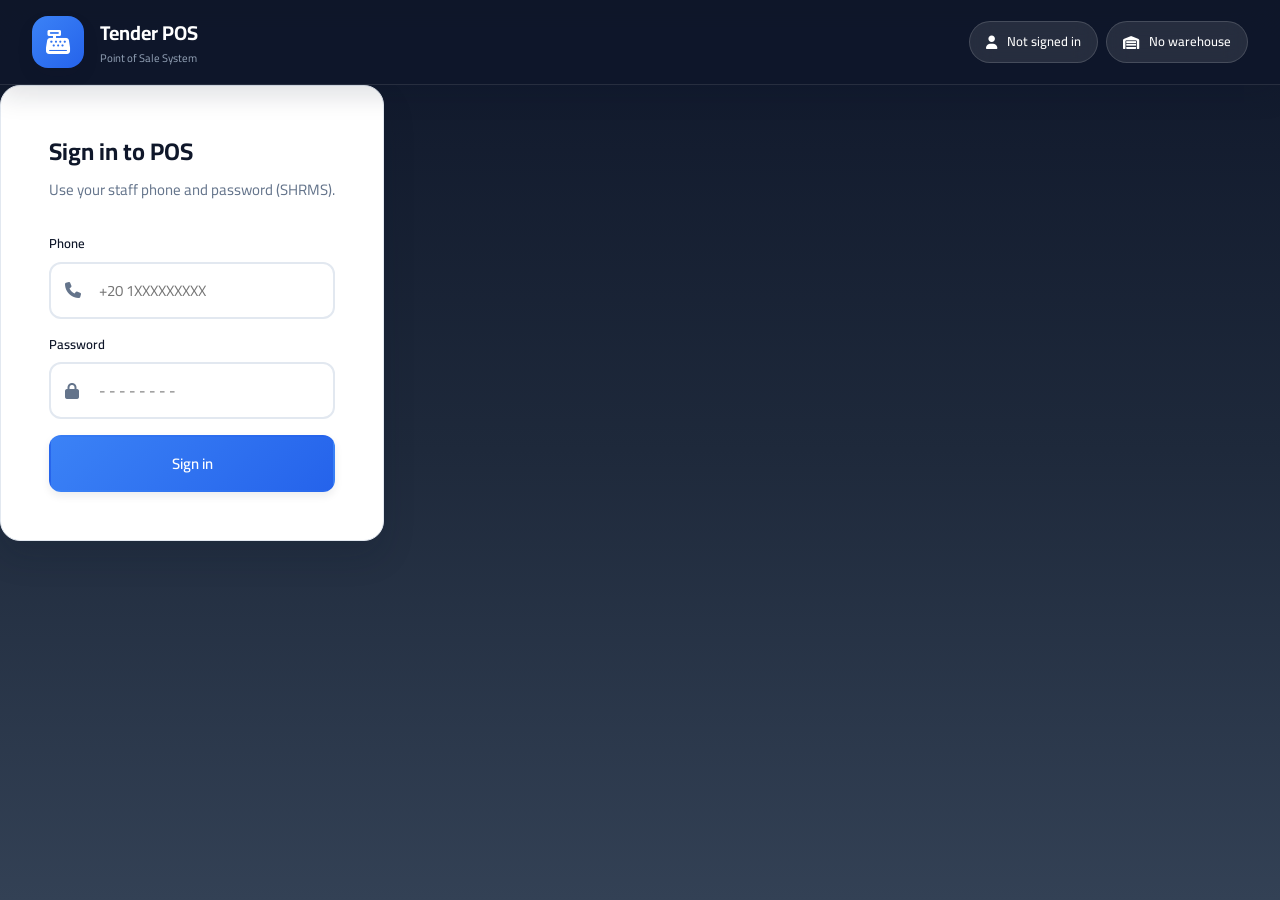
<file: t2.html>
<!DOCTYPE html>
<html lang="en" dir="ltr">
<head>
    <meta charset="UTF-8">
    <meta name="viewport" content="width=device-width, initial-scale=1.0, maximum-scale=1.0, user-scalable=no">
    <meta name="apple-mobile-web-app-capable" content="yes">
    <meta name="apple-mobile-web-app-status-bar-style" content="black-translucent">
    <title>Tender Frozen POS</title>
    
    <!-- Cairo Font -->
    <link rel="preconnect" href="https://fonts.googleapis.com">
    <link rel="preconnect" href="https://fonts.gstatic.com" crossorigin>
    <link href="https://fonts.googleapis.com/css2?family=Cairo:wght@400;600;700&display=swap" rel="stylesheet">
    
    <!-- Font Awesome Icons -->
    <link rel="stylesheet" href="https://cdnjs.cloudflare.com/ajax/libs/font-awesome/6.4.0/css/all.min.css">
    
<style>
/* ==================== CSS VARIABLES - ENHANCED ==================== */
:root {
    /* Modern Color Palette */
    --primary: #3b82f6;
    --primary-dark: #2563eb;
    --primary-light: #dbeafe;
    --primary-gradient: linear-gradient(135deg, #3b82f6 0%, #2563eb 100%);
    
    --success: #10b981;
    --success-dark: #059669;
    --success-light: #d1fae5;
    --success-gradient: linear-gradient(135deg, #10b981 0%, #059669 100%);
    
    --danger: #ef4444;
    --danger-dark: #dc2626;
    --danger-light: #fee2e2;
    
    --warning: #f59e0b;
    --warning-dark: #d97706;
    --warning-light: #fef3c7;
    
    --dark: #0f172a;
    --dark-secondary: #1e293b;
    --gray: #64748b;
    --gray-light: #94a3b8;
    --gray-lighter: #cbd5e1;
    --light: #f1f5f9;
    --lighter: #f8fafc;
    --white: #ffffff;
    --border: #e2e8f0;
    
    /* Professional Shadows */
    --shadow-xs: 0 1px 2px rgba(15, 23, 42, 0.04);
    --shadow-sm: 0 2px 4px rgba(15, 23, 42, 0.06);
    --shadow-md: 0 4px 8px rgba(15, 23, 42, 0.08);
    --shadow-lg: 0 8px 16px rgba(15, 23, 42, 0.1);
    --shadow-xl: 0 12px 24px rgba(15, 23, 42, 0.12);
    --shadow-2xl: 0 16px 32px rgba(15, 23, 42, 0.16);
    
    /* Spacing */
    --space-xs: 4px;
    --space-sm: 8px;
    --space-md: 16px;
    --space-lg: 24px;
    --space-xl: 32px;
    --space-2xl: 48px;
    
    /* Border Radius */
    --radius-sm: 8px;
    --radius-md: 12px;
    --radius-lg: 16px;
    --radius-xl: 20px;
    --radius-full: 9999px;
    
    /* Typography */
    --font-xs: 11px;
    --font-sm: 13px;
    --font-md: 15px;
    --font-lg: 17px;
    --font-xl: 20px;
    --font-2xl: 24px;
    --font-3xl: 32px;
    
    /* Transitions */
    --transition-fast: all 0.15s cubic-bezier(0.4, 0, 0.2, 1);
    --transition: all 0.25s cubic-bezier(0.4, 0, 0.2, 1);
    --transition-slow: all 0.35s cubic-bezier(0.4, 0, 0.2, 1);
    
    /* Z-index */
    --z-dropdown: 1000;
    --z-sticky: 1100;
    --z-modal: 2000;
    --z-toast: 3000;
}

/* ==================== RESET ==================== */
* {
    margin: 0;
    padding: 0;
    box-sizing: border-box;
}

html, body {
    height: 100%;
    font-family: 'Cairo', -apple-system, BlinkMacSystemFont, 'Segoe UI', Roboto, sans-serif;
    font-size: 16px;
    color: var(--dark);
    background: var(--lighter);
    -webkit-font-smoothing: antialiased;
    -moz-osx-font-smoothing: grayscale;
    line-height: 1.5;
}

body {
    overflow-x: hidden;
}

input, button, select, textarea {
    font-family: inherit;
    font-size: inherit;
}

button {
    cursor: pointer;
    border: none;
    outline: none;
}

/* ==================== SCROLLBAR ==================== */
::-webkit-scrollbar {
    width: 10px;
    height: 10px;
}

::-webkit-scrollbar-track {
    background: var(--lighter);
}

::-webkit-scrollbar-thumb {
    background: var(--gray-lighter);
    border-radius: var(--radius-full);
}

::-webkit-scrollbar-thumb:hover {
    background: var(--gray-light);
}

/* ==================== UTILITIES ==================== */
.hidden { display: none !important; }
.text-center { text-align: center; }
.text-primary { color: var(--primary); }
.text-success { color: var(--success); }
.text-danger { color: var(--danger); }
.text-gray { color: var(--gray); }
.font-bold { font-weight: 700; }
.font-semibold { font-weight: 600; }
.mt-xs { margin-top: var(--space-xs); }
.mt-sm { margin-top: var(--space-sm); }
.mt-md { margin-top: var(--space-md); }
.mb-sm { margin-bottom: var(--space-sm); }
.mb-md { margin-bottom: var(--space-md); }

/* ==================== BUTTONS ==================== */
.btn {
    display: inline-flex;
    align-items: center;
    justify-content: center;
    gap: 10px;
    padding: 12px 24px;
    border-radius: var(--radius-md);
    border: 2px solid transparent;
    font-size: var(--font-md);
    font-weight: 600;
    min-height: 48px;
    transition: var(--transition);
    position: relative;
    overflow: hidden;
    white-space: nowrap;
}

.btn::before {
    content: '';
    position: absolute;
    inset: 0;
    background: rgba(255, 255, 255, 0.1);
    opacity: 0;
    transition: var(--transition-fast);
}

.btn:hover::before {
    opacity: 1;
}

.btn:active {
    transform: scale(0.98);
}

.btn-sm {
    padding: 8px 16px;
    font-size: var(--font-sm);
    min-height: 40px;
    gap: 8px;
}

.btn-lg {
    padding: 16px 32px;
    font-size: var(--font-lg);
    min-height: 56px;
}

.btn-primary {
    background: var(--primary-gradient);
    color: var(--white);
    box-shadow: var(--shadow-md);
}

.btn-primary:hover {
    transform: translateY(-2px);
    box-shadow: var(--shadow-xl);
}

.btn-success {
    background: var(--success-gradient);
    color: var(--white);
    box-shadow: var(--shadow-md);
}

.btn-success:hover {
    transform: translateY(-2px);
    box-shadow: var(--shadow-xl);
}

.btn-danger {
    background: var(--danger);
    color: var(--white);
}

.btn-outline {
    background: transparent;
    color: var(--primary);
    border-color: var(--primary);
}

.btn-outline:hover {
    background: var(--primary);
    color: var(--white);
}

.btn-ghost {
    background: transparent;
    color: var(--gray);
}

.btn-ghost:hover {
    background: var(--light);
    color: var(--dark);
}

.btn-block {
    width: 100%;
}

.btn:disabled {
    opacity: 0.5;
    cursor: not-allowed;
    transform: none !important;
}

/* ==================== FORMS ==================== */
.form-group {
    margin-bottom: var(--space-md);
}

.form-label {
    display: block;
    margin-bottom: 8px;
    font-size: var(--font-sm);
    font-weight: 600;
    color: var(--dark);
}

.form-control,
.select-control {
    width: 100%;
    padding: 12px 16px;
    border-radius: var(--radius-md);
    border: 2px solid var(--border);
    background: var(--white);
    font-size: var(--font-md);
    transition: var(--transition);
    color: var(--dark);
}

.form-control:hover,
.select-control:hover {
    border-color: var(--gray-lighter);
}

.form-control:focus,
.select-control:focus {
    border-color: var(--primary);
    box-shadow: 0 0 0 4px var(--primary-light);
    outline: none;
}

.input-with-icon {
    position: relative;
}

.input-with-icon i {
    position: absolute;
    left: 16px;
    top: 50%;
    transform: translateY(-50%);
    color: var(--gray);
    font-size: 16px;
}

.input-with-icon input,
.input-with-icon .form-control {
    padding-left: 48px;
}

/* ==================== CARDS ==================== */
.card {
    background: var(--white);
    border-radius: var(--radius-xl);
    padding: var(--space-2xl);
    box-shadow: var(--shadow-2xl);
    border: 1px solid var(--border);
}

.card-title {
    font-size: var(--font-2xl);
    font-weight: 700;
    margin-bottom: var(--space-sm);
    color: var(--dark);
}

.card-subtitle {
    font-size: var(--font-md);
    color: var(--gray);
    margin-bottom: var(--space-xl);
    line-height: 1.6;
}

/* ==================== APP LAYOUT ==================== */
.app-shell {
    min-height: 100vh;
    display: flex;
    flex-direction: column;
    background: linear-gradient(180deg, #0f172a 0%, #1e293b 50%, #334155 100%);
}

.app-header {
    padding: var(--space-md) var(--space-xl);
    background: rgba(15, 23, 42, 0.98);
    backdrop-filter: blur(20px);
    border-bottom: 1px solid rgba(255,255,255,0.1);
    display: flex;
    justify-content: space-between;
    align-items: center;
    position: sticky;
    top: 0;
    z-index: var(--z-sticky);
    box-shadow: var(--shadow-xl);
}

.app-header-left {
    display: flex;
    align-items: center;
    gap: var(--space-md);
}

.app-logo {
    width: 52px;
    height: 52px;
    border-radius: var(--radius-lg);
    background: var(--primary-gradient);
    display: flex;
    align-items: center;
    justify-content: center;
    box-shadow: var(--shadow-lg);
}

.app-logo i {
    color: var(--white);
    font-size: 24px;
}

.app-title {
    font-size: var(--font-xl);
    font-weight: 700;
    color: var(--white);
}

.app-subtitle {
    font-size: var(--font-xs);
    color: var(--gray-light);
    margin-top: 2px;
}

.app-header-right {
    display: flex;
    align-items: center;
    gap: var(--space-sm);
}

.badge {
    padding: 10px 16px;
    border-radius: var(--radius-full);
    background: rgba(255,255,255,0.1);
    backdrop-filter: blur(12px);
    border: 1px solid rgba(255,255,255,0.15);
    font-size: var(--font-sm);
    color: var(--white);
    display: inline-flex;
    align-items: center;
    gap: 10px;
    font-weight: 500;
}

/* ==================== MAIN ==================== */
.app-main {
    /* flex: 1; */
    /* padding: var(--space-xl); */
    /* max-width: 1800px; */
    margin: 0 auto;
    width: 100%;
}

.screen {
    display: none;
}

.screen.active {
    display: inline-block;
    flex: 1;
}

.screen-center {
    flex: 1;
    display: flex;
    align-items: center;
    justify-content: center;
    
}

.screen-center .card {
    width: 100%;
    max-width: 480px;
}

/* ==================== WAREHOUSE SELECTOR ==================== */
.warehouse-list {
    display: flex;
    flex-direction: column;
    gap: var(--space-sm);
    max-height: 400px;
    overflow-y: auto;
    padding: var(--space-xs);
}

.warehouse-item {
    padding: 18px 20px;
    border-radius: var(--radius-md);
    background: var(--lighter);
    border: 2px solid transparent;
    cursor: pointer;
    transition: var(--transition);
    display: flex;
    justify-content: space-between;
    align-items: center;
}

.warehouse-item:hover {
    border-color: var(--primary);
    background: var(--primary-light);
    transform: translateX(-4px);
    box-shadow: var(--shadow-md);
}

.warehouse-item.selected {
    border-color: var(--primary);
    background: var(--primary-light);
    box-shadow: var(--shadow-lg);
}

.warehouse-name {
    font-weight: 600;
    font-size: var(--font-md);
    color: var(--dark);
}

.warehouse-meta {
    font-size: var(--font-sm);
    color: var(--gray);
    margin-top: 4px;
}

/* ==================== POS LAYOUT - ENHANCED ==================== */
.pos-layout {
    display: flex;
    flex-direction: column;
    gap: var(--space-lg);
    height: 100%;
}

.pos-top-bar {
    display: flex;
    gap: var(--space-md);
    align-items: stretch;
}

.pos-search {
    flex: 1;
}

.category-filter {
    display: flex;
    gap: var(--space-sm);
    overflow-x: auto;
    padding: var(--space-sm) 0;
    scrollbar-width: thin;
}

.chip {
    padding: 12px 20px;
    border-radius: var(--radius-full);
    background: rgba(255,255,255,0.1);
    backdrop-filter: blur(12px);
    border: 2px solid transparent;
    color: var(--white);
    font-size: var(--font-sm);
    font-weight: 600;
    white-space: nowrap;
    cursor: pointer;
    transition: var(--transition);
}

.chip:hover {
    background: rgba(255,255,255,0.15);
    transform: translateY(-2px);
}

.chip.active {
    background: var(--primary);
    border-color: rgba(255,255,255,0.3);
    box-shadow: var(--shadow-lg);
}

.pos-content {
    flex: 1;
    display: flex;
    flex-direction: column;
    gap: var(--space-lg);
    min-height: 0;
}

.products-panel,
.cart-panel {
    background: var(--white);
    border-radius: var(--radius-xl);
    padding: var(--space-xl);
    box-shadow: var(--shadow-2xl);
    display: flex;
    flex-direction: column;
    border: 1px solid var(--border);
}

.panel-header {
    display: flex;
    justify-content: space-between;
    align-items: center;
    margin-bottom: var(--space-lg);
    padding-bottom: var(--space-md);
    border-bottom: 2px solid var(--light);
}

.panel-title {
    font-size: var(--font-xl);
    font-weight: 700;
    color: var(--dark);
}

.panel-subtitle {
    font-size: var(--font-sm);
    color: var(--gray);
    margin-top: 4px;
}

.products-grid {
    display: grid;
    grid-template-columns: repeat(auto-fill, minmax(200px, 1fr));
    gap: var(--space-lg);
    overflow-y: auto;
    padding: var(--space-sm);
}

.product-card {
    background: var(--lighter);
    border-radius: var(--radius-lg);
    padding: var(--space-lg);
    border: 2px solid transparent;
    cursor: pointer;
    transition: var(--transition);
    display: flex;
    flex-direction: column;
    justify-content: space-between;
    min-height: 180px;
}

.product-card:hover {
    border-color: var(--primary);
    background: var(--primary-light);
    transform: translateY(-4px);
    box-shadow: var(--shadow-xl);
}

.product-name {
    font-size: var(--font-md);
    font-weight: 600;
    color: var(--dark);
    margin-bottom: 8px;
    line-height: 1.4;
}

.product-meta {
    font-size: var(--font-sm);
    color: var(--gray);
}

.product-price {
    font-size: var(--font-xl);
    font-weight: 700;
    color: var(--primary);
    margin-top: 12px;
}

.stock-badge {
    font-size: var(--font-xs);
    padding: 6px 12px;
    border-radius: var(--radius-full);
    background: var(--success-light);
    color: var(--success-dark);
    font-weight: 600;
}

.stock-low {
    background: var(--warning-light);
    color: var(--warning-dark);
}

.stock-out {
    background: var(--danger-light);
    color: var(--danger-dark);
}

/* ==================== CART - ENHANCED ==================== */
.cart-items {
    flex: 1;
    overflow-y: auto;
}

.cart-empty {
    text-align: center;
    padding: var(--space-2xl);
    color: var(--gray);
}

.cart-item {
    padding: var(--space-md);
    border-bottom: 1px solid var(--border);
    display: flex;
    align-items: center;
    gap: var(--space-md);
    transition: var(--transition);
}

.cart-item:hover {
    background: var(--lighter);
}

.cart-item-main {
    flex: 1;
}

.cart-item-name {
    font-weight: 600;
    color: var(--dark);
    font-size: var(--font-md);
}

.cart-item-meta {
    font-size: var(--font-sm);
    color: var(--gray);
    margin-top: 4px;
}

.cart-item-actions {
    display: flex;
    align-items: center;
    gap: 12px;
}

.qty-btn {
    width: 36px;
    height: 36px;
    border-radius: var(--radius-full);
    background: var(--light);
    display: flex;
    align-items: center;
    justify-content: center;
    cursor: pointer;
    transition: var(--transition);
    border: 2px solid transparent;
}

.qty-btn:hover {
    background: var(--primary);
    color: var(--white);
    border-color: var(--primary);
    transform: scale(1.15);
}

.cart-summary {
    margin-top: var(--space-xl);
    padding-top: var(--space-xl);
    border-top: 2px solid var(--border);
}

.cart-summary-row {
    display: flex;
    justify-content: space-between;
    margin-bottom: var(--space-md);
    font-size: var(--font-md);
    font-weight: 500;
}

.cart-summary-row.total {
    font-size: var(--font-xl);
    font-weight: 700;
    color: var(--primary);
    margin-top: var(--space-md);
    padding-top: var(--space-md);
    border-top: 2px solid var(--border);
}

/* ==================== BOTTOM BAR ==================== */
.pos-bottom-bar {
    position: sticky;
    bottom: 0;
    padding: var(--space-md) 0;
}

.pos-bottom-inner {
    background: linear-gradient(135deg, var(--dark) 0%, var(--dark-secondary) 100%);
    border-radius: var(--radius-xl);
    padding: var(--space-lg) var(--space-2xl);
    display: flex;
    justify-content: space-between;
    align-items: center;
    box-shadow: var(--shadow-2xl);
    border: 1px solid rgba(255,255,255,0.1);
}

.pos-bottom-label {
    font-size: var(--font-sm);
    color: var(--gray-light);
    font-weight: 500;
}

.pos-bottom-total {
    font-size: var(--font-3xl);
    font-weight: 700;
    color: var(--white);
}

.pos-bottom-checkout {
    background: var(--success-gradient);
    border-radius: var(--radius-full);
    box-shadow: var(--shadow-xl);
    min-width: 180px;
}

/* ==================== CHECKOUT SCREEN - ENHANCED ==================== */
#screen-checkout .screen-center {
    max-width: 1000px !important;
    align-items: flex-start;
}

#screen-checkout .card {
    padding: 8px;
}

.checkout-section {
    background: var(--lighter);
    border-radius: var(--radius-lg);
    padding: 10px;
    margin-bottom: var(--space-lg);
    box-shadow: var(--shadow-sm);
    border: 2px solid var(--border);
    transition: var(--transition);
}

.checkout-section:hover {
    box-shadow: var(--shadow-md);
    border-color: var(--primary);
}

.checkout-section-title {
    font-size: var(--font-xl);
    font-weight: 700;
    margin-bottom: var(--space-sm);
    color: var(--dark);
    display: flex;
    align-items: center;
    gap: 12px;
}

.checkout-section-title i {
    color: var(--primary);
    font-size: 22px;
}

.checkout-section-subtitle {
    font-size: var(--font-sm);
    color: var(--gray);
    margin-bottom: var(--space-lg);
    line-height: 1.6;
}

.radio-group {
    display: flex;
    gap: var(--space-md);
    flex-wrap: wrap;
}

.radio-chip {
    padding: 14px 20px;
    border-radius: var(--radius-full);
    border: 2px solid var(--border);
    background: var(--white);
    cursor: pointer;
    transition: var(--transition);
    display: inline-flex;
    align-items: center;
    gap: 12px;
    font-weight: 600;
    font-size: var(--font-md);
}

.radio-chip:hover {
    border-color: var(--primary);
    background: var(--primary-light);
    transform: translateY(-2px);
}

.radio-chip.active {
    border-color: var(--primary);
    background: var(--primary);
    color: var(--white);
    box-shadow: var(--shadow-lg);
}

.tag {
    font-size: var(--font-xs);
    padding: 4px 10px;
    border-radius: var(--radius-full);
    background: rgba(255,255,255,0.3);
    font-weight: 600;
}

/* ==================== ADDRESS CARDS - ENHANCED ==================== */
.address-item {
    background: var(--white);
    border-radius: var(--radius-lg);
    padding: var(--space-lg);
    margin-bottom: var(--space-md);
    border: 2px solid var(--border);
    cursor: pointer;
    transition: var(--transition);
    position: relative;
}

.address-item:hover {
    border-color: var(--primary);
    box-shadow: var(--shadow-lg);
    transform: translateY(-2px);
}

.address-item.active {
    border-color: var(--primary);
    background: var(--primary-light);
    box-shadow: var(--shadow-xl);
}

.address-item.active::before {
    content: '✓';
    position: absolute;
    top: 12px;
    right: 12px;
    width: 32px;
    height: 32px;
    background: var(--primary);
    color: var(--white);
    border-radius: var(--radius-full);
    display: flex;
    align-items: center;
    justify-content: center;
    font-weight: 700;
    font-size: 18px;
    box-shadow: var(--shadow-md);
}

/* ==================== DELIVERY SCHEDULE - ENHANCED ==================== */
#deliveryScheduleSection {
    background: var(--white);
    padding: var(--space-lg);
    border-radius: var(--radius-lg);
    margin-top: var(--space-lg);
    border: 2px solid var(--border);
    box-shadow: var(--shadow-sm);
}

#deliveryScheduleSection .schedule-row {
    display: grid;
    grid-template-columns: 1fr 1fr;
    gap: var(--space-md);
    margin-top: var(--space-md);
}

/* ==================== SUMMARY BOX - ENHANCED ==================== */
.summary-box {
    background: linear-gradient(135deg, var(--lighter) 0%, var(--white) 100%);
    border-radius: var(--radius-lg);
    padding: 10px;
    font-size: var(--font-md);
    border: 2px solid var(--border);
    box-shadow: var(--shadow-lg);
}

.summary-row {
    display: flex;
    justify-content: space-between;
    align-items: center;
    margin-bottom: var(--space-md);
    font-weight: 500;
    padding: var(--space-sm) 0;
    border-bottom: 1px solid var(--border);
}

.summary-row:last-child {
    border-bottom: none;
}

.summary-row.total {
    font-size: var(--font-2xl);
    font-weight: 700;
    color: var(--primary);
    margin-top: var(--space-lg);
    padding-top: var(--space-lg);
    border-top: 3px solid var(--primary);
    border-bottom: none;
}

/* ==================== MODALS ==================== */
.modal-backdrop {
    position: fixed;
    inset: 0;
    background: rgba(15, 23, 42, 0.85);
    backdrop-filter: blur(12px);
    display: flex;
    align-items: center;
    justify-content: center;
    z-index: var(--z-modal);
    padding: var(--space-lg);
}

.modal {
    background: var(--white);
    border-radius: var(--radius-xl);
    width: 100%;
    max-width: 600px;
    max-height: 90vh;
    overflow-y: auto;
    box-shadow: var(--shadow-2xl);
    animation: modalFadeIn 0.2s ease;
}

@keyframes modalFadeIn {
    from {
        opacity: 0;
        transform: scale(0.95);
    }
    to {
        opacity: 1;
        transform: scale(1);
    }
}

.modal-header {
    padding: var(--space-xl);
    border-bottom: 2px solid var(--light);
    display: flex;
    justify-content: space-between;
    align-items: center;
}

.modal-title {
    font-size: var(--font-xl);
    font-weight: 700;
    color: var(--dark);
}

.modal-close {
    width: 40px;
    height: 40px;
    border-radius: var(--radius-full);
    background: var(--light);
    display: flex;
    align-items: center;
    justify-content: center;
    transition: var(--transition);
    cursor: pointer;
}

.modal-close:hover {
    background: var(--danger-light);
    color: var(--danger);
}

.modal-body {
    padding: var(--space-xl);
}

.modal-footer {
    padding: var(--space-xl);
    border-top: 2px solid var(--light);
    display: flex;
    justify-content: flex-end;
    gap: var(--space-md);
}

/* ==================== LOADING & TOASTS ==================== */
.spinner {
    width: 24px;
    height: 24px;
    border: 3px solid rgba(255,255,255,.3);
    border-radius: 50%;
    border-top-color: #fff;
    animation: spin 0.6s linear infinite;
}

.spinner-lg {
    width: 72px;
    height: 72px;
    border-width: 6px;
}

@keyframes spin {
    to { transform: rotate(360deg); }
}

.loading-overlay {
    position: fixed;
    inset: 0;
    background: rgba(15, 23, 42, 0.9);
    backdrop-filter: blur(12px);
    display: flex;
    align-items: center;
    justify-content: center;
    z-index: var(--z-modal);
}

.toast-container {
    position: fixed;
    top: var(--space-xl);
    right: var(--space-xl);
    z-index: var(--z-toast);
    display: flex;
    flex-direction: column;
    gap: var(--space-md);
}

.toast {
    background: var(--white);
    padding: var(--space-md) var(--space-lg);
    border-radius: var(--radius-lg);
    box-shadow: var(--shadow-2xl);
    display: flex;
    align-items: center;
    gap: var(--space-md);
    min-width: 360px;
    animation: slideIn 0.3s cubic-bezier(0.4, 0, 0.2, 1);
    border-left: 4px solid var(--primary);
}

.toast.success { border-left-color: var(--success); }
.toast.error { border-left-color: var(--danger); }
.toast.warning { border-left-color: var(--warning); }

.toast i {
    font-size: var(--font-xl);
}

.toast-message {
    flex: 1;
    font-weight: 500;
    font-size: var(--font-md);
}

.toast-close {
    background: transparent;
    color: var(--gray);
    padding: 4px;
    cursor: pointer;
    border: none;
    font-size: var(--font-xl);
    transition: var(--transition);
}

.toast-close:hover {
    color: var(--danger);
}

@keyframes slideIn {
    from {
        transform: translateX(400px);
        opacity: 0;
    }
    to {
        transform: translateX(0);
        opacity: 1;
    }
}

/* ==================== RESPONSIVE - TABLET ==================== */
@media (min-width: 768px) {
    .pos-content {
        flex-direction: row;
    }
    
    .products-panel {
        flex: 65;
    }
    
    .cart-panel {
        flex: 35;
        max-width: 450px;
    }
}

/* ==================== RESPONSIVE - MOBILE ==================== */
@media (max-width: 767px) {
    .app-header {
        padding: var(--space-sm) var(--space-md);
    }
    
    .app-title {
        font-size: var(--font-md);
    }
    
    .app-subtitle {
        display: none;
    }
    
    .badge {
        font-size: var(--font-xs);
        padding: 8px 12px;
    }
    
    .badge span {
        display: none;
    }
    
    .app-main {
        padding: var(--space-md);
    }
    
    .products-grid {
        grid-template-columns: repeat(2, 1fr);
        gap: var(--space-md);
    }
    
    .product-card {
        min-height: 150px;
        padding: var(--space-md);
    }
    
    .toast-container {
        top: var(--space-md);
        right: var(--space-md);
        left: var(--space-md);
    }
    
    .toast {
        min-width: auto;
    }
    
    .pos-bottom-total {
        font-size: var(--font-xl);
    }
    
    #deliveryScheduleSection .schedule-row {
        grid-template-columns: 1fr;
    }
}

</style>

</head>

<body>
  <div id="app" class="app-shell">
    <!-- Header -->
      <header class="app-header">
  <div class="app-header-left">
    <div class="app-logo">
      <i class="fa-solid fa-cash-register"></i>
    </div>
    <div class="app-title-group">
      <div class="app-title">Tender POS</div>
      <div class="app-subtitle">Point of Sale System</div>
    </div>
  </div>
  <div class="app-header-right">
    <div class="badge" id="employeeBadge">
      <i class="fa-solid fa-user"></i>
      <span id="employeeName">Not signed in</span>
    </div>
    <div class="badge" id="warehouseBadge">
      <i class="fa-solid fa-warehouse"></i>
      <span id="warehouseName">No warehouse</span>
    </div>
    <!-- Settings Button -->
    <button id="settingsBtn" class="btn btn-ghost btn-sm hidden" style="color: white; padding: 8px 12px;">
      <i class="fa-solid fa-gear"></i>
    </button>
  </div>
</header>

    </header>

    <!-- Main content -->
    <main class="app-main">

      <!-- Screen: Login -->
      <section id="screen-login" class="screen active">
        <div class="screen-center">
          <div class="card">
            <div class="card-title">Sign in to POS</div>
            <div class="card-subtitle">Use your staff phone and password (SHRMS).</div>

            <div class="form-group">
              <label class="form-label" for="loginPhone">Phone</label>
              <div class="input-with-icon">
                <i class="fa-solid fa-phone"></i>
                <input id="loginPhone" type="tel" class="form-control" placeholder="+20 1XXXXXXXXX">
              </div>
            </div>

            <div class="form-group">
              <label class="form-label" for="loginPassword">Password</label>
              <div class="input-with-icon">
                <i class="fa-solid fa-lock"></i>
                <input id="loginPassword" type="password" class="form-control" placeholder="- - - - - - - - ">
              </div>
            </div>

            <button id="loginBtn" class="btn btn-primary btn-block">
              <span>Sign in</span>
              <span id="loginSpinner" class="spinner hidden"></span>
            </button>
          </div>
        </div>
      </section>

      <!-- Screen: Warehouse Select -->
      <section id="screen-warehouse" class="screen">
        <div class="screen-center">
          <div class="card">
            <div class="card-title">Select Warehouse</div>
            <div class="card-subtitle">
              Choose the warehouse to sell from.
            </div>

            <div id="warehouseList" class="warehouse-list"></div>

            <button id="warehouseContinueBtn" class="btn btn-primary btn-block mt-md" disabled>
              Continue to POS
            </button>

            <button id="warehouseLogoutBtn" class="btn btn-ghost btn-block mt-sm">
              <i class="fa-solid fa-arrow-right-from-bracket"></i>
              <span>Sign out</span>
            </button>
          </div>
        </div>
      </section>

      <!-- Screen: POS -->
      <section id="screen-pos" class="screen">
        <div class="pos-layout">

          <div class="pos-top-bar">
            <div class="pos-search">
              <div class="input-with-icon">
                <i class="fa-solid fa-magnifying-glass"></i>
                <input id="productSearchInput" class="form-control" placeholder="Search products...">
              </div>
            </div>
            <button id="openCheckoutBtn" class="btn btn-outline btn-sm">
              <i class="fa-solid fa-receipt"></i>
              <span>Checkout</span>
            </button>
          </div>

          <div id="categoryFilter" class="category-filter">
            <!-- Category chips will be injected here -->
          </div>

          <div class="pos-content">
            <!-- Products -->
            <section class="products-panel">
              <div class="panel-header">
                <div>
                  <div class="panel-title">Products</div>
                  <div class="panel-subtitle" id="productsCountLabel">0 items</div>
                </div>
              </div>
              <div id="productsGrid" class="products-grid">
                <!-- Products cards -->
              </div>
            </section>

            <!-- Cart -->
            <section class="cart-panel">
              <div class="panel-header">
                <div>
                  <div class="panel-title">Cart</div>
                  <div class="panel-subtitle" id="cartItemsCountLabel">No items</div>
                </div>
                <button id="clearCartBtn" class="btn btn-ghost btn-sm">
                  <i class="fa-solid fa-trash"></i>
                  <span>Clear</span>
                </button>
              </div>

              <div id="cartItemsContainer" class="cart-items">
                <div class="cart-empty" id="cartEmptyMessage">
                  Cart is empty. Tap a product to add it.
                </div>
              </div>

              <div class="cart-summary">
                <div class="cart-summary-row">
                  <span>Subtotal</span>
                  <span id="cartSubtotalLabel">0.00</span>
                </div>
                <div class="cart-summary-row">
                  <span>Shipping</span>
                  <span id="cartShippingLabel">0.00</span>
                </div>
                <div class="cart-summary-row total">
                  <span>Total</span>
                  <span id="cartTotalLabel">0.00</span>
                </div>
              </div>
            </section>
          </div>

          <div class="pos-bottom-bar">
            <div class="pos-bottom-inner">
              <div class="pos-bottom-left">
                <span class="pos-bottom-label">Total</span>
                <span id="bottomTotalLabel" class="pos-bottom-total">0.00</span>
              </div>
              <div class="pos-bottom-right">
                <button id="bottomCheckoutBtn" class="btn pos-bottom-checkout">
                  <i class="fa-solid fa-bag-shopping"></i>
                  <span>Checkout</span>
                </button>
              </div>
            </div>
          </div>

        </div>
      </section>

      <!-- Screen: Checkout -->
      <section id="screen-checkout" class="screen">
        <div class="screen-center" style="max-width: 600px;">
          <div class="card">

            <div class="card-title">Complete order</div>
            <div class="card-subtitle">Review cart, customer, and delivery details.</div>

            <!-- Order type -->
            <div class="checkout-section">
            <div class="checkout-section-title">
              <i class="fa-solid fa-shopping-bag"></i>
              Order type
            </div>

              <div class="checkout-section-subtitle">Choose how this order will be fulfilled.</div>
              <div class="radio-group" id="orderTypeGroup">
                <div class="radio-chip active" data-type="pos">
                  <i class="fa-solid fa-store"></i>
                  <span>POS (in-store)</span>
                </div>
                <div class="radio-chip" data-type="delivery">
                  <i class="fa-solid fa-truck"></i>
                  <span>Delivery</span>
                  <span class="tag">SCL</span>
                </div>
              </div>
            </div>

            <!-- Customer -->
            <div class="checkout-section">
            <div class="checkout-section-title">
              <i class="fa-solid fa-user-circle"></i>
              Customer
            </div>

              <div class="checkout-section-subtitle">
                Search by phone, email, or name. Or create a guest order.
              </div>
              <div class="form-group">
                <div class="input-with-icon">
                  <i class="fa-solid fa-user"></i>
                  <input id="customerSearchInput" class="form-control" placeholder="Search customer...">
                </div>
              </div>
              <div id="customerResults" class="customer-search-results hidden"></div>

              <div class="mt-sm flex gap-sm">
                <button id="useGuestBtn" class="btn btn-ghost btn-sm">
                  <i class="fa-solid fa-user-secret"></i>
                  <span>Guest order</span>
                </button>
                <div id="selectedCustomerLabel" class="text-gray" style="font-size: 13px;"></div>
              </div>
            </div>

            <!-- Delivery section (only when delivery type) -->
<div id="deliverySection" class="checkout-section hidden">
  <div class="checkout-section-title">
    <i class="fa-solid fa-location-dot"></i>
    Delivery Address
  </div>

  <div class="checkout-section-subtitle">
    Select a saved address or add a new one for this customer.
  </div>

  <!-- Address List -->
  <div id="addressesContainer" class="hidden" style="max-height: 300px; overflow-y: auto; border: 1px solid var(--border); border-radius: var(--radius-md); padding: 8px;">
    <!-- Addresses will be rendered here -->
  </div>

  <!-- No addresses message -->
  <div id="noAddressesMessage" class="hidden" style="text-align: center; padding: 20px; color: var(--gray); background: var(--lighter); border-radius: var(--radius-md);">
    <i class="fa-solid fa-location-dot" style="font-size: 36px; opacity: 0.3; margin-bottom: 12px;"></i>
    <div>No saved addresses found</div>
    <div style="font-size: 12px; margin-top: 4px;">Add a delivery address for this customer</div>
  </div>

  <!-- Add Address Button -->
  <button id="addNewAddressBtn" class="btn btn-outline btn-block mt-sm hidden" style="gap: 8px;">
    <i class="fa-solid fa-plus"></i>
    <span>Add New Delivery Address</span>
  </button>

  <!-- Delivery Schedule -->
<div id="deliveryScheduleSection" class="hidden">
  <div style="display:flex; align-items:center; gap:10px; margin-bottom:12px;">
    <i class="fa-solid fa-calendar-days" style="color:var(--primary); font-size:18px;"></i>
    <div style="font-weight:700; font-size:15px; color:var(--dark);">Delivery Schedule</div>
  </div>
  
  <div class="schedule-row">
    <div>
      <label class="form-label" style="margin-bottom:8px;">
        <i class="fa-solid fa-calendar"></i> Delivery Date
      </label>
      <select id="deliveryDateSelect" class="select-control">
        <option value="">Select date</option>
      </select>
    </div>
    
    <div>
      <label class="form-label" style="margin-bottom:8px;">
        <i class="fa-solid fa-clock"></i> Time Slot
      </label>
      <select id="deliveryTimeSelect" class="select-control">
        <option value="">Select time</option>
      </select>
    </div>
  </div>
</div>



            <!-- Order summary -->
            <div class="checkout-section">
  <div class="checkout-section-title">
    <i class="fa-solid fa-credit-card"></i>
    Payment & totals
  </div>

              <div class="checkout-section-subtitle">
                Select payment method and confirm totals.
              </div>

              <div class="form-group">
                <label class="form-label" for="paymentMethodSelect">Payment method</label>
                <select id="paymentMethodSelect" class="select-control">
                  <option value="cod">Cash on delivery</option>
                  <option value="card">Card</option>
                </select>
              </div>

              <!-- Coupon Section -->
            <div id="couponSection" style="margin-bottom: 16px;">
                <!-- Will be rendered dynamically -->
            </div>

              <div class="summary-box">
                <div class="summary-row">
                    <span>Subtotal</span>
                    <span id="summarySubtotalLabel">0.00 EGP</span>
                </div>
                <!-- Discount Row -->
                <div class="summary-row hidden" id="summaryDiscountRow">
                    <span style="color: var(--success);">Discount</span>
                    <span id="summaryDiscountLabel" style="color: var(--success); font-weight: 600;">-0.00 EGP</span>
                </div>
                <div class="summary-row">
                    <span>Shipping</span>
                    <span id="summaryShippingLabel">0.00 EGP</span>
                </div>
                <div class="summary-row total">
                    <span>Total</span>
                    <span id="summaryTotalLabel">0.00 EGP</span>
                </div>
            </div>


            <!-- Footer buttons -->
            <div class="flex gap-sm mt-md">
              <button id="backToPosBtn" class="btn btn-ghost btn-block">
                <i class="fa-solid fa-arrow-right"></i>
                <span>Back</span>
              </button>
              <button id="placeOrderBtn" class="btn btn-success btn-block">
                <span>Place order</span>
                <span id="placeOrderSpinner" class="spinner hidden"></span>
              </button>
            </div>

          </div>
        </div>
      </section>

    </main>

    <!-- Toasts -->
    <div id="toastContainer" class="toast-container"></div>

    <!-- Loading overlay -->
    <div id="globalLoading" class="loading-overlay hidden">
      <div class="spinner spinner-lg"></div>
    </div>
  </div>

 <script>
// ==================== CONFIG ====================
const API_BASE = 'https://darkviolet-antelope-523488.hostingersite.com';
const SHRMS_LOGIN_ENDPOINT = '/wp-json/shrms/v1/auth/login';
const FF_API_BASE = '/wp-json/ff/v1';
const SCL_API_BASE = '/wp-json/scl/v1';
const WC_API_BASE = '/wp-json/wc/v3';

const STORAGE_KEY = 'shrms_auth';
const WAREHOUSE_KEY = 'pos_warehouse';
const SETTINGS_KEY = 'pos_settings';

// ==================== GLOBAL STATE ====================
const state = {
  token: null,
  employee: null,
  warehouses: [],
  selectedWarehouse: null,
  products: [],
  wcProducts: {},
  categories: [],
  selectedCategory: 'all',
  searchTerm: '',
  cart: [],
  shippingCost: 0,
  orderType: 'pos',
  selectedCustomer: null,
  customerAddresses: [],
  selectedAddress: null,
  editingAddressId: null,
  deliveryDates: [],
  deliveryTimes: [],
  deliveryDate: '',
  deliveryTime: '',
  paymentMethod: 'cod',
  appliedCoupon: null,
  discount: 0,
  orderStatuses: [],
  defaultOrderStatus: 'completed'
};

// ==================== DEBUG LOGGER ====================
const DEBUG_MODE = true;

const Logger = {
  colors: {
    auth: '#3b82f6',
    api: '#10b981',
    state: '#f59e0b',
    ui: '#8b5cf6',
    cart: '#ef4444',
    storage: '#0891b2',
    error: '#b91c1c'
  },

  log(category, message, data = null) {
    if (!DEBUG_MODE) return;
    const timestamp = new Date().toISOString().split('T')[1].slice(0, -1);
    const color = this.colors[category] || '#64748b';
    console.log(
      `%c[${timestamp}] ${category.toUpperCase()}`,
      `color: ${color}; font-weight: bold;`,
      message,
      data || ''
    );
  },

  group(category, title, fn) {
    if (!DEBUG_MODE) { fn(); return; }
    const startTime = performance.now();
    console.group(`%c${title}`, `color: ${this.colors[category]}; font-weight: bold;`);
    try { fn(); }
    finally {
      const duration = (performance.now() - startTime).toFixed(2);
      console.log(`%c⏱ Duration: ${duration}ms`, 'color: #94a3b8; font-style: italic;');
      console.groupEnd();
    }
  },

  async measure(category, name, asyncFn) {
    const startTime = performance.now();
    this.log(category, `▶️ Starting: ${name}`);
    try {
      const result = await asyncFn();
      const duration = (performance.now() - startTime).toFixed(2);
      this.log(category, `✅ Completed: ${name} (${duration}ms)`, result);
      return result;
    } catch (error) {
      const duration = (performance.now() - startTime).toFixed(2);
      this.log('error', `❌ Failed: ${name} (${duration}ms)`, error);
      throw error;
    }
  },

  error(message, error) {
    if (!DEBUG_MODE) return;
    console.error(`%c[ERROR] ${message}`, 'color: #b91c1c; font-weight: bold;', error);
  }
};

// ==================== LOCAL STORAGE ====================
const Storage = {
  save(data) {
    try {
      const payload = {
        token: data.token,
        user: data.employee || data.user,
        permissions: data.permissions || {},
        timestamp: Date.now()
      };
      localStorage.setItem(STORAGE_KEY, JSON.stringify(payload));
      Logger.log('storage', '💾 Saved auth to localStorage', payload);
    } catch (e) {
      Logger.error('Failed to save to localStorage', e);
    }
  },

  load() {
    try {
      const data = localStorage.getItem(STORAGE_KEY);
      if (!data) return null;
      
      const parsed = JSON.parse(data);
      const age = Date.now() - parsed.timestamp;
      const maxAge = 30 * 24 * 60 * 60 * 1000;
      
      if (age > maxAge) {
        Logger.log('storage', '⚠️ Token expired, clearing');
        this.clear();
        return null;
      }
      
      Logger.log('storage', '📦 Loaded auth from localStorage', parsed);
      return parsed;
    } catch (e) {
      Logger.error('Failed to load from localStorage', e);
      return null;
    }
  },

  clear() {
    localStorage.removeItem(STORAGE_KEY);
    Logger.log('storage', '🗑️ Cleared auth localStorage');
  },

  saveWarehouse(warehouse) {
    try {
      localStorage.setItem(WAREHOUSE_KEY, JSON.stringify(warehouse));
      Logger.log('storage', '💾 Saved warehouse', warehouse);
    } catch (e) {
      Logger.error('Failed to save warehouse', e);
    }
  },

  loadWarehouse() {
    try {
      const data = localStorage.getItem(WAREHOUSE_KEY);
      if (!data) return null;
      const warehouse = JSON.parse(data);
      Logger.log('storage', '📦 Loaded warehouse', warehouse);
      return warehouse;
    } catch (e) {
      Logger.error('Failed to load warehouse', e);
      return null;
    }
  },

  clearWarehouse() {
    localStorage.removeItem(WAREHOUSE_KEY);
    Logger.log('storage', '🗑️ Cleared warehouse');
  },

  saveSettings(settings) {
    try {
      localStorage.setItem(SETTINGS_KEY, JSON.stringify(settings));
      Logger.log('storage', '💾 Saved settings', settings);
    } catch (e) {
      Logger.error('Failed to save settings', e);
    }
  },

  loadSettings() {
    try {
      const data = localStorage.getItem(SETTINGS_KEY);
      if (!data) return null;
      const settings = JSON.parse(data);
      Logger.log('storage', '📦 Loaded settings', settings);
      return settings;
    } catch (e) {
      Logger.error('Failed to load settings', e);
      return null;
    }
  }
};

// ==================== HELPERS ====================
function $(id) { return document.getElementById(id); }

function showScreen(id) {
  document.querySelectorAll('.screen').forEach(s => s.classList.remove('active'));
  $(id).classList.add('active');
}

function showToast(message, type = 'success') {
  const container = $('toastContainer');
  const toast = document.createElement('div');
  toast.className = 'toast ' + type;

  const icon = document.createElement('i');
  icon.className = type === 'success'
    ? 'fa-solid fa-circle-check text-success'
    : type === 'error'
      ? 'fa-solid fa-circle-xmark text-danger'
      : 'fa-solid fa-circle-exclamation text-warning';

  const msg = document.createElement('div');
  msg.className = 'toast-message';
  msg.textContent = message;

  const closeBtn = document.createElement('button');
  closeBtn.className = 'toast-close';
  closeBtn.innerHTML = '&times;';
  closeBtn.onclick = () => container.removeChild(toast);

  toast.appendChild(icon);
  toast.appendChild(msg);
  toast.appendChild(closeBtn);
  container.appendChild(toast);

  setTimeout(() => {
    if (container.contains(toast)) container.removeChild(toast);
  }, 4000);
}

function setGlobalLoading(visible) {
  const el = $('globalLoading');
  if (visible) el.classList.remove('hidden');
  else el.classList.add('hidden');
}

function formatMoney(amount) {
  return Number(amount || 0).toFixed(2);
}

function authHeaders() {
  return state.token ? { 'Authorization': 'Bearer ' + state.token } : {};
}

async function apiFetch(url, options = {}) {
  const finalOptions = {
    ...options,
    headers: {
      'Content-Type': 'application/json',
      ...(options.headers || {}),
      ...authHeaders()
    }
  };
  const res = await fetch(url, finalOptions);
  if (!res.ok) {
    let msg = 'Error ' + res.status;
    try {
      const data = await res.json();
      if (data.message) msg = data.message;
    } catch(e) {}
    throw new Error(msg);
  }
  return res.json();
}

// ==================== AUTHENTICATION API ====================
async function login(phone, password) {
  return Logger.measure('auth', 'Login', async () => {
    const response = await apiFetch(API_BASE + SHRMS_LOGIN_ENDPOINT, {
      method: 'POST',
      body: JSON.stringify({ phone, password })
    });

    if (response.success && response.data) {
      state.token = response.data.token;
      state.employee = response.data.employee;
      
      Storage.save({
        token: response.data.token,
        employee: response.data.employee,
        permissions: response.data.permissions || {}
      });
      
      return response.data;
    }
    
    throw new Error(response.message || 'Login failed');
  });
}

async function tryAutoLogin() {
  return Logger.measure('auth', 'Auto-login', async () => {
    const stored = Storage.load();
    if (!stored || !stored.token) {
      throw new Error('No stored credentials');
    }

    state.token = stored.token;
    state.employee = stored.user;

    try {
      await loadWarehouses();
      Logger.log('auth', '✅ Auto-login successful', state.employee);
      return true;
    } catch (e) {
      Logger.log('auth', '❌ Token invalid, clearing');
      Storage.clear();
      state.token = null;
      state.employee = null;
      throw e;
    }
  });
}

// ==================== WAREHOUSES API ====================
async function loadWarehouses() {
  return Logger.measure('api', 'Load Warehouses', async () => {
    const response = await apiFetch(API_BASE + FF_API_BASE + '/warehouses');
    if (response.success && response.data) {
      state.warehouses = response.data;
      return response.data;
    }
    throw new Error('Failed to load warehouses');
  });
}

async function loadWarehouseProducts(warehouseId) {
  return Logger.measure('api', 'Load Products', async () => {
    const url = `${API_BASE}${FF_API_BASE}/warehouses/${warehouseId}/products`;
    const response = await apiFetch(url);
    
    if (response.success && response.data) {
      state.products = response.data;
      await enrichProductsWithWC();
      await extractCategories();
      return response.data;
    }
    
    throw new Error('Failed to load products');
  });
}

async function enrichProductsWithWC() {
  return Logger.measure('api', 'Enrich Products (WooCommerce)', async () => {
    const productIds = [...new Set(state.products.map(p => p.product_id))];
    const batchSize = 100;
    
    for (let i = 0; i < productIds.length; i += batchSize) {
      const batch = productIds.slice(i, i + batchSize);
      const idsParam = batch.join(',');
      const url = `${API_BASE}${WC_API_BASE}/products?include=${idsParam}&per_page=${batchSize}`;
      
      try {
        const wcProducts = await apiFetch(url);
        wcProducts.forEach(wcp => {
          state.wcProducts[wcp.id] = {
            name: wcp.name,
            price: parseFloat(wcp.price),
            image: wcp.images?.[0]?.src || '',
            categories: wcp.categories?.map(c => c.name) || []
          };
        });
      } catch (e) {
        Logger.error('Failed to fetch WC batch', e);
      }
    }
    
    Logger.log('api', `✅ Enriched ${Object.keys(state.wcProducts).length} products`);
  });
}

async function extractCategories() {
  Logger.group('state', '🏷️ Extract Categories', () => {
    const categorySet = new Set(['all']);
    
    state.products.forEach(p => {
      const wcProduct = state.wcProducts[p.product_id];
      if (wcProduct && wcProduct.categories.length > 0) {
        wcProduct.categories.forEach(cat => categorySet.add(cat));
      }
    });
    
    state.categories = Array.from(categorySet);
    Logger.log('state', `Found ${state.categories.length} categories`, state.categories);
  });
}

// ==================== ORDER STATUSES API ====================
async function loadOrderStatuses() {
  return Logger.measure('api', 'Load Order Statuses', async () => {
    const url = `${API_BASE}/wp-json/wc/v3/orders/statuses`;
    const statuses = await apiFetch(url);
    
    // Convert object to array
    const statusArray = Object.keys(statuses).map(key => ({
      slug: key.replace('wc-', ''),
      name: statuses[key]
    }));
    
    state.orderStatuses = statusArray;
    Logger.log('api', `📋 Loaded ${statusArray.length} order statuses`, statusArray);
    return statusArray;
  });
}

// ==================== CUSTOMERS & ADDRESSES API ====================
async function searchCustomers(term) {
  return Logger.measure('api', 'Search Customers', async () => {
    const url = `${API_BASE}${WC_API_BASE}/customers?search=${encodeURIComponent(term)}&per_page=10`;
    const customers = await apiFetch(url);
    Logger.log('api', `👥 Found ${customers.length} customers`);
    return customers;
  });
}

async function loadCustomerAddresses(userId) {
  return Logger.measure('api', 'Load Customer Addresses', async () => {
    const url = `${API_BASE}${SCL_API_BASE}/addresses?user_id=${userId}`;
    const response = await apiFetch(url);
    
    if (response.success && response.data) {
      state.customerAddresses = response.data;
      Logger.log('api', `📍 Loaded ${response.data.length} addresses`);
      return response.data;
    }
    return [];
  });
}

async function createAddress(addressData) {
  return Logger.measure('api', 'Create Address', async () => {
    const url = `${API_BASE}${SCL_API_BASE}/addresses`;
    const response = await apiFetch(url, {
      method: 'POST',
      body: JSON.stringify(addressData)
    });
    
    if (response.success) {
      Logger.log('api', '✅ Address created', response.data);
      return response.data;
    }
    throw new Error(response.message || 'Failed to create address');
  });
}


function generateDeliveryDates(daysAhead = 3, closedDays = [5]) {
  const dates = [];
  const today = new Date();
  let addedDays = 0;
  let checkDate = 1;
  
  const closedDaysInt = Array.isArray(closedDays) 
    ? closedDays.map(d => parseInt(d)) 
    : [5];
  
  console.group('📅 Generating Delivery Dates');
  console.log('Target days:', daysAhead);
  console.log('Closed days (PHP format 1=Mon, 7=Sun):', closedDaysInt);
  console.log('Today:', today.toDateString());
  console.log('---');
  
  while (addedDays < daysAhead && checkDate < 30) {
    const futureDate = new Date(today);
    futureDate.setDate(today.getDate() + checkDate);
    
    const jsDay = futureDate.getDay();
    const phpDay = jsDay === 0 ? 7 : jsDay;
    
    const dateStr = futureDate.toDateString();
    const isOpen = !closedDaysInt.includes(phpDay);
    
    console.log(
      `Day ${checkDate}: ${dateStr} | jsDay=${jsDay} phpDay=${phpDay} | ${isOpen ? '✅ OPEN' : '❌ CLOSED'}`
    );
    
    if (isOpen) {
      const isoDate = futureDate.toISOString().split('T')[0];
      const displayDate = futureDate.toLocaleDateString('en-US', {
        weekday: 'long',
        month: 'long',
        day: 'numeric',
        year: 'numeric'
      });
      
      dates.push({
        date: isoDate,
        display: displayDate
      });
      
      addedDays++;
      console.log(`  → Added as date #${addedDays}: ${displayDate}`);
    }
    
    checkDate++;
  }
  
  console.log('---');
  console.log('✅ Final dates generated:', dates.length);
  console.table(dates);
  console.groupEnd();
  
  return dates;
}



async function loadDeliverySchedule(zoneName) {
  return Logger.measure('api', 'Load Delivery Schedule', async () => {
    try {
      // ✅ جلب جميع المناطق
      const zonesUrl = `${API_BASE}${SCL_API_BASE}/zones?active_only=true`;
      const zonesResponse = await apiFetch(zonesUrl);
      
      if (!zonesResponse.success || !zonesResponse.data) {
        throw new Error('Failed to load zones');
      }
      
      // ✅ البحث عن المنطقة المطلوبة
      const zone = zonesResponse.data.find(z => 
        z.zone_name === zoneName || z.zone_name_ar === zoneName
      );
      
      if (!zone) {
        throw new Error(`Zone "${zoneName}" not found`);
      }
      
      Logger.log('api', '📍 Zone found', {
        name: zone.zone_name,
        rawClosedDays: zone.closed_days,
        rawDaysAhead: zone.delivery_days_ahead,
        rawTimes: zone.delivery_times
      });
      
      // ✅ معالجة shipping_cost
      state.shippingCost = parseFloat(zone.shipping_cost) || 0;
      
      // ✅ معالجة delivery_times
      let deliveryTimes = ['12 PM - 2 PM', '2 PM - 4 PM', '4 PM - 6 PM'];
      if (zone.delivery_times) {
        try {
          const parsed = typeof zone.delivery_times === 'string' 
            ? JSON.parse(zone.delivery_times) 
            : zone.delivery_times;
          
          deliveryTimes = Array.isArray(parsed) 
            ? parsed.filter(t => t && t.trim() !== '') 
            : deliveryTimes;
          
          if (deliveryTimes.length === 0) {
            deliveryTimes = ['12 PM - 2 PM', '2 PM - 4 PM', '4 PM - 6 PM'];
          }
        } catch (e) {
          Logger.error('Failed to parse delivery_times', e);
        }
      }
      state.deliveryTimes = deliveryTimes;
      
      // ✅ معالجة closed_days
      let closedDays = [5]; // الجمعة فقط بشكل افتراضي
      if (zone.closed_days) {
        try {
          const parsed = typeof zone.closed_days === 'string' 
            ? JSON.parse(zone.closed_days) 
            : zone.closed_days;
          
          closedDays = Array.isArray(parsed) && parsed.length > 0
            ? parsed.map(d => parseInt(d)).filter(d => d >= 1 && d <= 7)
            : [5];
        } catch (e) {
          Logger.error('Failed to parse closed_days', e);
        }
      }
      
      // ✅ معالجة delivery_days_ahead
      const daysAhead = zone.delivery_days_ahead 
        ? Math.max(1, Math.min(parseInt(zone.delivery_days_ahead), 30))
        : 3;
      
      Logger.log('api', '📊 Zone settings parsed', {
        zone: zone.zone_name,
        daysAhead,
        closedDays,
        deliveryTimes: deliveryTimes.length,
        shippingCost: state.shippingCost
      });
      
      // ✅ توليد التواريخ المتاحة
      state.deliveryDates = generateDeliveryDates(daysAhead, closedDays);
      
      Logger.log('api', '✅ Delivery schedule generated', {
        zone: zone.zone_name,
        dates: state.deliveryDates.length,
        times: state.deliveryTimes.length,
        cost: state.shippingCost
      });
      
      return {
        success: true,
        zone_name: zone.zone_name,
        shipping_cost: state.shippingCost,
        delivery_times: state.deliveryTimes,
        available_dates: state.deliveryDates,
        closed_days: closedDays,
        delivery_days_ahead: daysAhead
      };
      
    } catch (error) {
      Logger.error('Failed to load delivery schedule', error);
      throw error;
    }
  });
}



async function loadZones() {
  return Logger.measure('api', 'Load Zones', async () => {
    try {
      const url = `${API_BASE}${SCL_API_BASE}/zones?active_only=true`;
      const response = await apiFetch(url);
      
      if (response.success && response.data) {
        Logger.log('api', `📍 Loaded ${response.data.length} zones`, response.data);
        return response.data;
      }
    } catch (e) {
      Logger.error('Failed to load zones via API, using fallback', e);
      
      // ✅ Fallback: Load zones from WordPress directly
      try {
        // Try to get zones from WooCommerce Shipping Zones if available
        const wcZonesUrl = `${API_BASE}/wp-json/wc/v3/shipping/zones`;
        const wcZones = await apiFetch(wcZonesUrl);
        
        // Transform WC zones to SCL format
        const transformedZones = wcZones.map(zone => ({
          zone_name: zone.name,
          shipping_cost: '50.00', // Default fallback
          id: zone.id
        }));
        
        if (transformedZones.length > 0) {
          Logger.log('api', '✅ Using WooCommerce shipping zones', transformedZones);
          return transformedZones;
        }
      } catch (wcError) {
        Logger.error('Failed to load WC zones', wcError);
      }
      
      // ✅ Final fallback: Static zones
      showToast('Using default delivery zones', 'warning');
      return [
        { zone_name: 'Tagamo3', shipping_cost: '80.00' },
        { zone_name: 'Nasr City', shipping_cost: '60.00' },
        { zone_name: 'Maadi', shipping_cost: '70.00' },
        { zone_name: 'Heliopolis', shipping_cost: '65.00' },
        { zone_name: 'New Cairo', shipping_cost: '75.00' },
        { zone_name: 'Downtown Cairo', shipping_cost: '50.00' },
        { zone_name: '6th October', shipping_cost: '90.00' },
        { zone_name: 'Sheikh Zayed', shipping_cost: '85.00' }
      ];
    }
    
    return [];
  });
}


// ==================== COUPONS API ====================
async function applyCoupon(code) {
  return Logger.measure('api', 'Apply Coupon', async () => {
    const url = `${API_BASE}${WC_API_BASE}/coupons?code=${encodeURIComponent(code)}`;
    const coupons = await apiFetch(url);
    
    if (coupons.length === 0) {
      throw new Error('Invalid coupon code');
    }
    
    const coupon = coupons[0];
    Logger.log('api', '🎟️ Coupon found', coupon);
    
    return {
      id: coupon.id,
      code: coupon.code,
      discount_type: coupon.discount_type,
      amount: parseFloat(coupon.amount)
    };
  });
}

function calculateDiscount(coupon, subtotal) {
  if (!coupon) return 0;
  
  if (coupon.discount_type === 'percent') {
    return (subtotal * coupon.amount) / 100;
  } else if (coupon.discount_type === 'fixed_cart') {
    return Math.min(coupon.amount, subtotal);
  }
  
  return 0;
}

// ==================== ORDER CREATION API ====================
async function createOrder(orderData) {
  return Logger.measure('api', 'Create Order', async () => {
    const url = `${API_BASE}${FF_API_BASE}/warehouses/${state.selectedWarehouse.id}/orders`;
    Logger.log('api', '📝 Creating order', orderData);
    
    const response = await apiFetch(url, {
      method: 'POST',
      body: JSON.stringify(orderData)
    });
    
    if (response.success) {
      Logger.log('api', '✅ Order created', response.data);
      return response.data;
    }
    
    throw new Error(response.message || 'Order creation failed');
  });
}

// ==================== CART MANAGEMENT ====================
function addToCart(productId) {
  Logger.group('cart', '🛒 Add to Cart', () => {
    const product = state.products.find(p => p.product_id === productId);
    if (!product) {
      Logger.error('Product not found', productId);
      return;
    }

    const wcProduct = state.wcProducts[productId];
    if (!wcProduct) {
      showToast('Product data not loaded', 'error');
      return;
    }

    const existingItem = state.cart.find(item => item.product_id === productId);
    
    if (existingItem) {
      if (existingItem.qty >= product.qty) {
        showToast('Not enough stock', 'warning');
        return;
      }
      existingItem.qty++;
    } else {
      state.cart.push({
        product_id: productId,
        name: wcProduct.name,
        price: wcProduct.price,
        qty: 1,
        categories: wcProduct.categories
      });
    }

    renderCart();
    showToast(`Added ${wcProduct.name}`, 'success');
  });
}

function updateCartItemQty(productId, delta) {
  const item = state.cart.find(i => i.product_id === productId);
  if (!item) return;

  const newQty = item.qty + delta;

  if (newQty <= 0) {
    removeFromCart(productId);
    return;
  }

  const product = state.products.find(p => p.product_id === productId);
  if (newQty > product.qty) {
    showToast('Not enough stock', 'warning');
    return;
  }

  item.qty = newQty;
  renderCart();
}

function removeFromCart(productId) {
  state.cart = state.cart.filter(item => item.product_id !== productId);
  renderCart();
}

function clearCart() {
  state.cart = [];
  state.appliedCoupon = null;
  state.discount = 0;
  renderCart();
}

function calculateCartTotals() {
  const subtotal = state.cart.reduce((sum, item) => sum + (item.price * item.qty), 0);
  const discount = state.appliedCoupon ? calculateDiscount(state.appliedCoupon, subtotal) : 0;
  const subtotalAfterDiscount = subtotal - discount;
  const shipping = state.orderType === 'delivery' ? state.shippingCost : 0;
  const total = subtotalAfterDiscount + shipping;

  return { subtotal, discount, subtotalAfterDiscount, shipping, total };
}

// ==================== PRODUCT FILTERING ====================
function getFilteredProducts() {
  let filtered = state.products;

  if (state.selectedCategory !== 'all') {
    filtered = filtered.filter(p => {
      const wcProduct = state.wcProducts[p.product_id];
      return wcProduct && wcProduct.categories.includes(state.selectedCategory);
    });
  }

  if (state.searchTerm) {
    const term = state.searchTerm.toLowerCase();
    filtered = filtered.filter(p => {
      const wcProduct = state.wcProducts[p.product_id];
      return wcProduct && wcProduct.name.toLowerCase().includes(term);
    });
  }

  return filtered;
}

// ==================== UI RENDERING ====================
function renderCategoryFilter() {
  const container = $('categoryFilter');
  container.innerHTML = '';

  state.categories.forEach(cat => {
    const chip = document.createElement('div');
    chip.className = 'chip' + (state.selectedCategory === cat ? ' active' : '');
    chip.textContent = cat === 'all' ? 'All Products' : cat;
    chip.onclick = () => {
      state.selectedCategory = cat;
      renderCategoryFilter();
      renderProducts();
    };
    container.appendChild(chip);
  });
}

function renderProducts() {
  Logger.group('ui', '📦 Render Products', () => {
    const container = $('productsGrid');
    const filtered = getFilteredProducts();

    container.innerHTML = '';

    if (filtered.length === 0) {
      container.innerHTML = '<div style="grid-column: 1/-1; text-align:center; padding:60px 20px; color:var(--gray);"><i class="fa-solid fa-box-open" style="font-size:48px; margin-bottom:16px; opacity:0.3;"></i><div style="font-size:16px; font-weight:600; margin-bottom:8px;">No products found</div><div style="font-size:14px;">Try adjusting your search or filter</div></div>';
      $('productsCountLabel').textContent = '0 items';
      return;
    }

    filtered.forEach(product => {
      const wcProduct = state.wcProducts[product.product_id];
      if (!wcProduct) return;

      const card = document.createElement('div');
      card.className = 'product-card';
      
      const stockClass = product.qty === 0 ? 'stock-out' : product.qty < 10 ? 'stock-low' : '';
      const categories = wcProduct.categories.join(', ') || 'Uncategorized';
      
      card.innerHTML = `
        <div>
          <div class="product-name">${wcProduct.name}</div>
          <div class="product-meta" style="margin-top:4px;">${categories}</div>
        </div>
        <div style="margin-top: auto;">
          <div class="product-price">${formatMoney(wcProduct.price)} EGP</div>
          <div style="display:flex; justify-content:space-between; align-items:center; margin-top:10px;">
            <div class="stock-badge ${stockClass}">${product.qty} in stock</div>
          </div>
        </div>
      `;

      card.onclick = () => {
        if (product.qty > 0) {
          addToCart(product.product_id);
        } else {
          showToast('Out of stock', 'warning');
        }
      };

      container.appendChild(card);
    });

    $('productsCountLabel').textContent = `${filtered.length} items`;
  });
}

function renderCart() {
  Logger.group('cart', '🛒 Render Cart', () => {
    const container = $('cartItemsContainer');

    if (state.cart.length === 0) {
      container.innerHTML = '<div class="cart-empty"><i class="fa-solid fa-cart-shopping" style="font-size:48px; margin-bottom:16px; opacity:0.2;"></i><div style="font-size:16px; font-weight:600; margin-bottom:8px;">Cart is empty</div><div style="font-size:14px; color:var(--gray);">Add products to get started</div></div>';
      updateCartLabels(0, 0, 0, 0, 0);
      return;
    }

    container.innerHTML = '';

    state.cart.forEach(item => {
      const cartItem = document.createElement('div');
      cartItem.className = 'cart-item';

      const itemTotal = item.price * item.qty;

      cartItem.innerHTML = `
        <div class="cart-item-main" style="flex:1;">
          <div class="cart-item-name">${item.name}</div>
          <div class="cart-item-meta">${formatMoney(item.price)} EGP × ${item.qty}</div>
        </div>
        <div class="cart-item-actions" style="display:flex; align-items:center; gap:10px;">
          <button class="qty-btn qty-decrease" data-id="${item.product_id}">
            <i class="fa-solid fa-minus"></i>
          </button>
          <span style="min-width:28px; text-align:center; font-weight:600; font-size:15px;">${item.qty}</span>
          <button class="qty-btn qty-increase" data-id="${item.product_id}">
            <i class="fa-solid fa-plus"></i>
          </button>
        </div>
        <div style="min-width:90px; text-align:right; font-weight:700; color:var(--primary); font-size:15px;">
          ${formatMoney(itemTotal)} EGP
        </div>
      `;

      container.appendChild(cartItem);
    });

    // Attach events
    container.querySelectorAll('.qty-decrease').forEach(btn => {
      btn.onclick = () => updateCartItemQty(parseInt(btn.dataset.id), -1);
    });
    container.querySelectorAll('.qty-increase').forEach(btn => {
      btn.onclick = () => updateCartItemQty(parseInt(btn.dataset.id), 1);
    });

    const totals = calculateCartTotals();
    updateCartLabels(totals.subtotal, totals.discount, totals.subtotalAfterDiscount, totals.shipping, totals.total);
  });
}

function updateCartLabels(subtotal, discount, subtotalAfterDiscount, shipping, total) {
  const itemCount = state.cart.reduce((sum, item) => sum + item.qty, 0);
  
  $('cartItemsCountLabel').textContent = itemCount === 0 
    ? 'No items' 
    : `${itemCount} item${itemCount > 1 ? 's' : ''}`;
  
  $('cartSubtotalLabel').textContent = formatMoney(subtotal) + ' EGP';
  
  // ✅ إظهار الشحن فقط إذا كان أكبر من 0
  const shippingLabel = $('cartShippingLabel');
  if (shipping > 0) {
    shippingLabel.textContent = formatMoney(shipping) + ' EGP';
    shippingLabel.style.fontWeight = '600';
    shippingLabel.style.color = 'var(--primary)';
  } else {
    shippingLabel.textContent = 'Free';
    shippingLabel.style.color = 'var(--success)';
  }
  
  $('cartTotalLabel').textContent = formatMoney(total) + ' EGP';
  $('bottomTotalLabel').textContent = formatMoney(total) + ' EGP';

  // Checkout summary
  $('summarySubtotalLabel').textContent = formatMoney(subtotal) + ' EGP';
  
  if (discount > 0) {
    $('summaryDiscountRow').classList.remove('hidden');
    $('summaryDiscountLabel').textContent = '-' + formatMoney(discount) + ' EGP';
  } else {
    $('summaryDiscountRow').classList.add('hidden');
  }
  
  const summaryShippingLabel = $('summaryShippingLabel');
  if (shipping > 0) {
    summaryShippingLabel.textContent = formatMoney(shipping) + ' EGP';
    summaryShippingLabel.style.fontWeight = '600';
    summaryShippingLabel.style.color = 'var(--primary)';
  } else {
    summaryShippingLabel.textContent = 'Free';
    summaryShippingLabel.style.color = 'var(--success)';
  }
  
  $('summaryTotalLabel').textContent = formatMoney(total) + ' EGP';
}


function renderWarehouses() {
  const container = $('warehouseList');
  container.innerHTML = '';

  state.warehouses.forEach(wh => {
    const item = document.createElement('div');
    item.className = 'warehouse-item';
    item.innerHTML = `
      <div class="warehouse-item-main">
        <div class="warehouse-name">${wh.name}</div>
        <div class="warehouse-meta">${wh.location || 'No location specified'}</div>
      </div>
      <div style="color:var(--success); font-size:13px; font-weight:600;">
        <i class="fa-solid fa-circle-check"></i> Active
      </div>
    `;
    
    item.onclick = () => {
      container.querySelectorAll('.warehouse-item').forEach(i => i.classList.remove('selected'));
      item.classList.add('selected');
      state.selectedWarehouse = wh;
      $('warehouseContinueBtn').disabled = false;
    };

    container.appendChild(item);
  });
}

function renderCustomerResults(customers) {
  const container = $('customerResults');
  
  if (customers.length === 0) {
    container.classList.add('hidden');
    return;
  }

  container.classList.remove('hidden');
  container.innerHTML = '';

  customers.forEach(customer => {
    const item = document.createElement('div');
    item.className = 'customer-item';
    item.innerHTML = `
      <div style="flex:1;">
        <div style="font-weight:600; font-size:15px;">${customer.first_name} ${customer.last_name}</div>
        <div class="customer-meta" style="margin-top:4px;">${customer.email}</div>
      </div>
      <div style="font-size:13px; color:var(--gray);">
        <i class="fa-solid fa-phone"></i> ${customer.billing?.phone || 'N/A'}
      </div>
    `;
    
    item.onclick = () => selectCustomer(customer);
    container.appendChild(item);
  });
}

function renderAddresses() {
  const container = $('addressesContainer');
  const addBtn = $('addNewAddressBtn');
  const noAddressMsg = $('noAddressesMessage');
  
  Logger.log('ui', 'Rendering addresses', { count: state.customerAddresses.length });
  
  if (state.customerAddresses.length === 0) {
    container.classList.add('hidden');
    noAddressMsg.classList.remove('hidden');
    addBtn.classList.remove('hidden');
    return;
  }

  container.classList.remove('hidden');
  noAddressMsg.classList.add('hidden');
  addBtn.classList.remove('hidden');
  container.innerHTML = '';

  state.customerAddresses.forEach((addr, index) => {
    const isSelected = state.selectedAddress && state.selectedAddress.id === addr.id;
    const isDefault = parseInt(addr.is_default_billing) === 1;
    
    const item = document.createElement('div');
    item.className = 'address-item' + (isSelected ? ' active' : '');
    item.dataset.addressId = addr.id;
    
    item.innerHTML = `
      <div style="display:grid; grid-template-columns: 1fr auto; gap:16px; align-items:start;">
        
        <!-- Main Content -->
        <div class="address-clickable" data-address-id="${addr.id}" style="cursor:pointer;">
          
          <!-- Header -->
          <div style="display:flex; align-items:center; gap:10px; margin-bottom:12px;">
            <i class="fa-solid fa-location-dot" style="color:var(--primary); font-size:20px;"></i>
            <div style="flex:1;">
              <div style="font-weight:700; font-size:16px; color:var(--dark);">${addr.address_name}</div>
              <div style="font-size:13px; color:var(--gray); margin-top:2px;">${addr.zone}</div>
            </div>
            ${isDefault ? '<span class="badge" style="font-size:11px; padding:4px 10px; background:var(--success); color:var(--white);">Default</span>' : ''}
          </div>
          
          <!-- Details Grid -->
          <div style="display:grid; grid-template-columns: repeat(auto-fit, minmax(200px, 1fr)); gap:10px; margin-top:12px; padding-top:12px; border-top:1px solid var(--border);">
            
            <div style="display:flex; align-items:center; gap:8px;">
              <i class="fa-solid fa-user" style="width:18px; color:var(--gray); font-size:14px;"></i>
              <span style="font-size:14px; color:var(--dark);">${addr.customer_name}</span>
            </div>
            
            <div style="display:flex; align-items:center; gap:8px;">
              <i class="fa-solid fa-phone" style="width:18px; color:var(--gray); font-size:14px;"></i>
              <span style="font-size:14px; color:var(--dark);">${addr.phone_primary}</span>
            </div>
            
          </div>
          
          ${addr.address_details ? `
          <div style="font-size:13px; color:var(--gray); margin-top:10px; padding:10px; background:var(--lighter); border-radius:var(--radius-sm);">
            <i class="fa-solid fa-map-marker-alt" style="margin-left:6px;"></i>
            ${addr.address_details}
          </div>
          ` : ''}
          
          ${addr.notes_customer ? `
          <div style="font-size:12px; color:var(--primary); margin-top:8px; font-style:italic;">
            <i class="fa-solid fa-note-sticky" style="margin-left:6px;"></i>
            ${addr.notes_customer}
          </div>
          ` : ''}
          
        </div>
        
        <!-- Edit Button -->
        <button class="btn btn-ghost btn-sm edit-address-btn" data-address-id="${addr.id}" style="padding:10px; min-height:40px; flex-shrink:0;">
          <i class="fa-solid fa-pen"></i>
        </button>
        
      </div>
    `;
    
    container.appendChild(item);
  });

  attachAddressEventListeners();
}


function attachAddressEventListeners() {
  // ✅ الضغط على البطاقة = اختيار العنوان
  document.querySelectorAll('.address-clickable').forEach(el => {
    el.addEventListener('click', async function(e) {
      e.preventDefault();
      e.stopPropagation();
      
      const addressId = parseInt(this.getAttribute('data-address-id'));
      Logger.log('ui', '📍 Address card clicked', { addressId });
      
      if (isNaN(addressId)) {
        Logger.error('Invalid address ID', { addressId });
        showToast('Invalid address', 'error');
        return;
      }
      
      await selectAddress(addressId);
    });
  });

  // ✅ الضغط على زر التعديل
  document.querySelectorAll('.edit-address-btn').forEach(btn => {
    btn.addEventListener('click', async function(e) {
      e.preventDefault();
      e.stopPropagation();
      
      const addressId = parseInt(this.getAttribute('data-address-id'));
      Logger.log('ui', '✏️ Edit address clicked', { addressId });
      
      if (isNaN(addressId)) {
        Logger.error('Invalid address ID', { addressId });
        showToast('Invalid address', 'error');
        return;
      }
      
      await editAddress(addressId);
    });
  });
}

async function selectAddress(addressId) {
  const address = state.customerAddresses.find(a => parseInt(a.id) === addressId);
  
  if (!address) {
    Logger.error('Address not found', { addressId });
    showToast('Address not found', 'error');
    return;
  }

  Logger.log('ui', '✅ Address selected', address);
  
  state.selectedAddress = address;
  
  // ✅ إعادة رسم العناوين
  renderAddresses();
  
  // ✅ تحميل جدول المواعيد
  if (address.zone) {
    setGlobalLoading(true);
    try {
      await loadDeliverySchedule(address.zone);
      renderDeliverySchedule();
      
      const totals = calculateCartTotals();
      updateCartLabels(totals.subtotal, totals.discount, totals.subtotalAfterDiscount, totals.shipping, totals.total);
      
      showToast(`Delivery to ${address.zone} - ${formatMoney(state.shippingCost)} EGP`, 'success');
    } catch (error) {
      Logger.error('Failed to load schedule', error);
      showToast('Failed to load delivery schedule', 'error');
    } finally {
      setGlobalLoading(false);
    }
  }
}



async function editAddress(addressId) {
  const address = state.customerAddresses.find(a => parseInt(a.id) === addressId);
  
  if (!address) {
    Logger.error('Address not found for edit', { addressId });
    showToast('Address not found', 'error');
    return;
  }

  Logger.log('ui', '✏️ Opening edit modal for address', address);
  
  // ✅ تعيين وضع التعديل
  state.editingAddressId = addressId;
  
  // ✅ فتح المودال مع البيانات
  openAddressModal(address);
}


function renderDeliverySchedule() {
  const dateSelect = $('deliveryDateSelect');
  const timeSelect = $('deliveryTimeSelect');
  const scheduleSection = $('deliveryScheduleSection');

  if (!dateSelect || !timeSelect || !scheduleSection) {
    Logger.error('Delivery schedule elements not found');
    return;
  }

  Logger.log('ui', '📅 Rendering delivery schedule', {
    dates: state.deliveryDates.length,
    times: state.deliveryTimes.length
  });

  // ✅ إظهار القسم
  scheduleSection.classList.remove('hidden');

  // ✅ ملء التواريخ
  dateSelect.innerHTML = '<option value="">Select delivery date</option>';
  if (state.deliveryDates && state.deliveryDates.length > 0) {
    state.deliveryDates.forEach(d => {
      const opt = document.createElement('option');
      opt.value = d.date;
      opt.textContent = d.display;
      dateSelect.appendChild(opt);
    });
  } else {
    dateSelect.innerHTML = '<option value="">No dates available</option>';
  }

  // ✅ ملء الأوقات
  timeSelect.innerHTML = '<option value="">Select time slot</option>';
  if (state.deliveryTimes && state.deliveryTimes.length > 0) {
    state.deliveryTimes.forEach(t => {
      const opt = document.createElement('option');
      opt.value = t;
      opt.textContent = t;
      timeSelect.appendChild(opt);
    });
  } else {
    timeSelect.innerHTML = '<option value="">No time slots available</option>';
  }
  
  Logger.log('ui', '✅ Delivery schedule rendered successfully');
}



function renderCouponSection() {
  const container = $('couponSection');
  
  if (state.appliedCoupon) {
    container.innerHTML = `
      <div style="display:flex; align-items:center; justify-content:space-between; padding:14px 16px; background:var(--success-light); border-radius:var(--radius-md); border:2px solid var(--success);">
        <div>
          <div style="font-weight:600; color:var(--success-dark); font-size:15px;">
            <i class="fa-solid fa-tag"></i> ${state.appliedCoupon.code}
          </div>
          <div style="font-size:13px; color:var(--gray); margin-top:4px;">
            ${state.appliedCoupon.discount_type === 'percent' ? state.appliedCoupon.amount + '%' : formatMoney(state.appliedCoupon.amount) + ' EGP'} discount applied
          </div>
        </div>
        <button class="btn btn-ghost btn-sm" onclick="removeCoupon()">
          <i class="fa-solid fa-xmark"></i>
        </button>
      </div>
    `;
  } else {
    container.innerHTML = `
      <div style="display:flex; gap:10px;">
        <input type="text" id="couponCodeInput" class="form-control" placeholder="Enter coupon code" style="flex:1;">
        <button class="btn btn-outline btn-sm" onclick="handleApplyCoupon()" style="min-width:100px;">
          Apply
        </button>
      </div>
    `;
  }
}

// ==================== SETTINGS MODAL ====================
async function openSettingsModal() {
  // Load order statuses if not loaded
  if (state.orderStatuses.length === 0) {
    setGlobalLoading(true);
    try {
      await loadOrderStatuses();
    } catch (e) {
      Logger.error('Failed to load order statuses', e);
    } finally {
      setGlobalLoading(false);
    }
  }

  const currentSettings = Storage.loadSettings() || { defaultOrderStatus: 'completed' };
  
  // ✅ Clean current status
  let currentStatus = currentSettings.defaultOrderStatus || 'completed';
  if (currentStatus.startsWith('wc-')) {
    currentStatus = currentStatus.substring(3);
  }
  
  Logger.log('settings', '⚙️ Opening settings', { currentStatus, statuses: state.orderStatuses });
  
  const modalHtml = `
    <div class="modal-backdrop" id="settingsModal">
      <div class="modal" onclick="event.stopPropagation()" style="max-width:600px;">
        <div class="modal-header">
          <h3 class="modal-title">POS Settings</h3>
          <button class="modal-close" onclick="closeSettingsModal()">
            <i class="fa-solid fa-xmark"></i>
          </button>
        </div>
        <div class="modal-body">
          
          <!-- Warehouse Section -->
          <div style="margin-bottom:24px; padding-bottom:24px; border-bottom:2px solid var(--light);">
            <div style="font-weight:700; font-size:16px; margin-bottom:8px;">
              <i class="fa-solid fa-warehouse" style="color:var(--primary);"></i>
              Current Warehouse
            </div>
            <div style="font-size:14px; color:var(--gray); margin-bottom:16px;">
              Switch to a different warehouse to manage its inventory
            </div>
            <div style="background:var(--lighter); padding:14px; border-radius:var(--radius-md); border:2px solid var(--border);">
              <div style="font-weight:600; font-size:15px; color:var(--dark);">${state.selectedWarehouse.name}</div>
              <div style="font-size:13px; color:var(--gray); margin-top:4px;">${state.selectedWarehouse.location || 'No location'}</div>
            </div>
            <button class="btn btn-outline btn-block mt-md" onclick="handleChangeWarehouse()">
              <i class="fa-solid fa-rotate"></i>
              Change Warehouse
            </button>
          </div>

          <!-- Default Order Status -->
          <div>
            <div style="font-weight:700; font-size:16px; margin-bottom:8px;">
              <i class="fa-solid fa-receipt" style="color:var(--primary);"></i>
              Default Order Status
            </div>
            <div style="font-size:14px; color:var(--gray); margin-bottom:16px;">
              New orders will be created with this status by default
            </div>
            <select id="settingsOrderStatus" class="select-control">
              ${state.orderStatuses.map(status => {
                // ✅ Clean slug for comparison
                let statusSlug = status.slug;
                if (statusSlug.startsWith('wc-')) {
                  statusSlug = statusSlug.substring(3);
                }
                
                return `<option value="${statusSlug}" ${currentStatus === statusSlug ? 'selected' : ''}>
                  ${status.name}
                </option>`;
              }).join('')}
            </select>
            <div style="background:var(--primary-light); padding:12px; border-radius:var(--radius-md); margin-top:12px; font-size:13px; color:var(--primary-dark); border:1px solid var(--primary);">
              <i class="fa-solid fa-circle-info"></i> 
              Current: <strong>${currentStatus}</strong> - This applies to all new orders
            </div>
          </div>

        </div>
        <div class="modal-footer">
          <button class="btn btn-ghost" onclick="closeSettingsModal()">Cancel</button>
          <button class="btn btn-primary" onclick="saveSettings()">
            <i class="fa-solid fa-floppy-disk"></i>
            Save Settings
          </button>
        </div>
      </div>
    </div>
  `;
  
  document.body.insertAdjacentHTML('beforeend', modalHtml);
  
  // Close on backdrop click
  $('settingsModal').onclick = () => closeSettingsModal();
}


function closeSettingsModal() {
  const modal = $('settingsModal');
  if (modal) modal.remove();
}

function saveSettings() {
  const orderStatus = $('settingsOrderStatus').value;
  
  Logger.log('settings', '💾 Saving settings', { orderStatus });
  
  // ✅ التحقق من القيمة
  if (!orderStatus) {
    showToast('Please select an order status', 'warning');
    return;
  }
  
  // ✅ Remove "wc-" prefix if exists
  let cleanStatus = orderStatus;
  if (cleanStatus.startsWith('wc-')) {
    cleanStatus = cleanStatus.substring(3);
  }
  
  const settings = {
    defaultOrderStatus: cleanStatus
  };
  
  state.defaultOrderStatus = cleanStatus;
  Storage.saveSettings(settings);
  
  closeSettingsModal();
  showToast(`Default order status: ${cleanStatus}`, 'success');
  
  Logger.log('settings', '✅ Settings saved', settings);
}

function handleChangeWarehouse() {
  closeSettingsModal();
  Storage.clearWarehouse();
  showScreen('screen-warehouse');
  showToast('Select a warehouse', 'success');
}

// ==================== ADDRESS MODAL ====================
function openAddressModal(existingAddress = null) {
  const isEdit = existingAddress !== null;
  
  const modalHtml = `
    <div class="modal-backdrop" id="addressModal">
      <div class="modal" onclick="event.stopPropagation()">
        <div class="modal-header">
          <h3 class="modal-title">${isEdit ? 'Edit Address' : 'Add New Address'}</h3>
          <button class="modal-close" onclick="closeAddressModal()">
            <i class="fa-solid fa-xmark"></i>
          </button>
        </div>
        <div class="modal-body">
          <div class="form-group">
            <label class="form-label">Address Name *</label>
            <input type="text" id="modalAddressName" class="form-control" placeholder="Home, Work, etc." value="${existingAddress?.address_name || ''}">
          </div>
          
          <div class="form-group">
            <label class="form-label">Customer Name *</label>
            <input type="text" id="modalCustomerName" class="form-control" placeholder="Full name" value="${existingAddress?.customer_name || (state.selectedCustomer ? state.selectedCustomer.first_name + ' ' + state.selectedCustomer.last_name : '')}">
          </div>
          
          <div class="form-group">
            <label class="form-label">Primary Phone *</label>
            <input type="tel" id="modalPhonePrimary" class="form-control" placeholder="+20 1XXXXXXXXX" value="${existingAddress?.phone_primary || ''}">
          </div>
          
          <div class="form-group">
            <label class="form-label">Secondary Phone</label>
            <input type="tel" id="modalPhoneSecondary" class="form-control" placeholder="+20 1XXXXXXXXX" value="${existingAddress?.phone_secondary || ''}">
          </div>
          
          <div class="form-group">
            <label class="form-label">Zone *</label>
            <select id="modalZone" class="select-control">
              <option value="">Select zone</option>
            </select>
          </div>
          
          <div class="form-group">
            <label class="form-label">Address Details</label>
            <textarea id="modalAddressDetails" class="form-control" rows="3" placeholder="Street, building, floor, apartment...">${existingAddress?.address_details || ''}</textarea>
          </div>
          
          <div class="form-group">
            <label class="form-label">Delivery Notes</label>
            <textarea id="modalNotesCustomer" class="form-control" rows="2" placeholder="Special instructions for delivery...">${existingAddress?.notes_customer || ''}</textarea>
          </div>
        </div>
        <div class="modal-footer">
          <button class="btn btn-ghost" onclick="closeAddressModal()">Cancel</button>
          <button class="btn btn-primary" onclick="saveAddress(${existingAddress?.id || 'null'})">
            <i class="fa-solid fa-floppy-disk"></i>
            ${isEdit ? 'Update' : 'Save'} Address
          </button>
        </div>
      </div>
    </div>
  `;
  
  document.body.insertAdjacentHTML('beforeend', modalHtml);
  
  // Load zones
  loadZones().then(zones => {
    const select = $('modalZone');
    zones.forEach(zone => {
      const opt = document.createElement('option');
      opt.value = zone.zone_name;
      opt.textContent = `${zone.zone_name} (${zone.shipping_cost} EGP)`;
      if (existingAddress && zone.zone_name === existingAddress.zone) {
        opt.selected = true;
      }
      select.appendChild(opt);
    });
  });
  
  // Close on backdrop click
  $('addressModal').onclick = () => closeAddressModal();
}

function closeAddressModal() {
  const modal = $('addressModal');
  if (modal) modal.remove();
}

async function saveAddress(addressId) {
  const addressData = {
    user_id: state.selectedCustomer.id,
    address_name: $('modalAddressName').value.trim(),
    customer_name: $('modalCustomerName').value.trim(),
    phone_primary: $('modalPhonePrimary').value.trim(),
    phone_secondary: $('modalPhoneSecondary').value.trim(),
    zone: $('modalZone').value,
    address_details: $('modalAddressDetails').value.trim(),
    notes_customer: $('modalNotesCustomer').value.trim()
  };
  
  // Validation
  if (!addressData.address_name || !addressData.customer_name || !addressData.phone_primary || !addressData.zone) {
    showToast('Please fill all required fields', 'warning');
    return;
  }
  
  setGlobalLoading(true);
  
  try {
    if (addressId) {
      // Update
      const url = `${API_BASE}${SCL_API_BASE}/addresses/${addressId}`;
      await apiFetch(url, {
        method: 'PUT',
        body: JSON.stringify(addressData)
      });
      showToast('Address updated successfully', 'success');
    } else {
      // Create
      await createAddress(addressData);
      showToast('Address added successfully', 'success');
    }
    
    closeAddressModal();
    
    // Reload addresses
    await loadCustomerAddresses(state.selectedCustomer.id);
    renderAddresses();
    
  } catch (error) {
    Logger.error('Failed to save address', error);
    showToast(error.message, 'error');
  } finally {
    setGlobalLoading(false);
  }
}

// ==================== SCREEN HANDLERS ====================
async function handleLogin() {
  const phone = $('loginPhone').value.trim();
  const password = $('loginPassword').value;

  if (!phone || !password) {
    showToast('Please enter phone and password', 'warning');
    return;
  }

  const btn = $('loginBtn');
  const spinner = $('loginSpinner');
  
  btn.disabled = true;
  spinner.classList.remove('hidden');

  try {
    await login(phone, password);
    
    $('employeeName').textContent = state.employee.name;
    
    await loadWarehouses();
    
    // Try to load saved warehouse
    const savedWarehouse = Storage.loadWarehouse();
    if (savedWarehouse) {
      const warehouse = state.warehouses.find(w => w.id === savedWarehouse.id);
      if (warehouse) {
        state.selectedWarehouse = warehouse;
        await loadWarehouseAndStartPOS();
        return;
      }
    }
    
    renderWarehouses();
    showScreen('screen-warehouse');
    
    showToast(`Welcome, ${state.employee.name}!`, 'success');
  } catch (error) {
    Logger.error('Login failed', error);
    showToast(error.message, 'error');
  } finally {
    btn.disabled = false;
    spinner.classList.add('hidden');
  }
}

async function loadWarehouseAndStartPOS() {
  setGlobalLoading(true);

  try {
    $('warehouseName').textContent = state.selectedWarehouse.name;
    $('settingsBtn').classList.remove('hidden');
    
    await loadWarehouseProducts(state.selectedWarehouse.id);
    
    // Load settings
    const settings = Storage.loadSettings();
    if (settings) {
      state.defaultOrderStatus = settings.defaultOrderStatus || 'completed';
    }
    
    // Load order statuses
    await loadOrderStatuses();
    
    renderCategoryFilter();
    renderProducts();
    renderCart();
    
    showScreen('screen-pos');
    showToast('POS ready!', 'success');
  } catch (error) {
    Logger.error('Failed to load products', error);
    showToast(error.message, 'error');
  } finally {
    setGlobalLoading(false);
  }
}

async function handleWarehouseContinue() {
  if (!state.selectedWarehouse) return;

  Storage.saveWarehouse(state.selectedWarehouse);
  await loadWarehouseAndStartPOS();
}

function handleWarehouseLogout() {
  Storage.clear();
  Storage.clearWarehouse();
  
  state.token = null;
  state.employee = null;
  state.selectedWarehouse = null;
  state.warehouses = [];
  state.products = [];
  state.cart = [];
  
  $('employeeName').textContent = 'Not signed in';
  $('warehouseName').textContent = 'No warehouse';
  $('settingsBtn').classList.add('hidden');
  $('loginPhone').value = '';
  $('loginPassword').value = '';
  
  showScreen('screen-login');
  showToast('Signed out successfully', 'success');
}

function handleOpenCheckout() {
  if (state.cart.length === 0) {
    showToast('Cart is empty', 'warning');
    return;
  }

  const totals = calculateCartTotals();
  updateCartLabels(totals.subtotal, totals.discount, totals.subtotalAfterDiscount, totals.shipping, totals.total);
  
  renderCouponSection();
  
  showScreen('screen-checkout');
}

function handleBackToPos() {
  showScreen('screen-pos');
}

function handleOrderTypeChange(type) {
  state.orderType = type;
  
  document.querySelectorAll('#orderTypeGroup .radio-chip').forEach(chip => {
    chip.classList.toggle('active', chip.dataset.type === type);
  });

  if (type === 'delivery') {
    $('deliverySection').classList.remove('hidden');
    
    // Reset delivery selections
    state.selectedAddress = null;
    state.shippingCost = 0;
    $('deliveryScheduleSection').classList.add('hidden');
    
    // If customer selected, render their addresses
    if (state.selectedCustomer && state.selectedCustomer.id > 0) {
      renderAddresses();
    }
  } else {
    $('deliverySection').classList.add('hidden');
    state.shippingCost = 0;
  }

  const totals = calculateCartTotals();
  updateCartLabels(totals.subtotal, totals.discount, totals.subtotalAfterDiscount, totals.shipping, totals.total);
}

let customerSearchTimeout;
function handleCustomerSearch(term) {
  clearTimeout(customerSearchTimeout);
  
  if (!term || term.length < 3) {
    $('customerResults').classList.add('hidden');
    return;
  }

  customerSearchTimeout = setTimeout(async () => {
    try {
      const customers = await searchCustomers(term);
      renderCustomerResults(customers);
    } catch (error) {
      Logger.error('Customer search failed', error);
    }
  }, 500);
}

async function selectCustomer(customer) {
  state.selectedCustomer = customer;
  $('customerSearchInput').value = `${customer.first_name} ${customer.last_name}`;
  $('selectedCustomerLabel').textContent = `Selected: ${customer.email}`;
  $('customerResults').classList.add('hidden');

  Logger.log('ui', '👤 Customer selected', { id: customer.id, name: customer.first_name });

  // ✅ حمّل العناوين دائماً
  setGlobalLoading(true);
  try {
    await loadCustomerAddresses(customer.id);
    Logger.log('ui', `Addresses loaded: ${state.customerAddresses.length}`, state.customerAddresses);
    renderAddresses();

    if (state.orderType === 'delivery' && state.customerAddresses.length === 0) {
      showToast('No saved addresses. Please add one.', 'warning');
    }
  } catch (error) {
    Logger.error('Failed to load addresses', error);
    showToast('Failed to load customer addresses', 'error');
  } finally {
    setGlobalLoading(false);
  }
}


function handleUseGuest() {
  state.selectedCustomer = { 
    id: 0, 
    first_name: 'Guest', 
    last_name: '', 
    email: 'guest@pos.local' 
  };
  $('customerSearchInput').value = 'Guest Order';
  $('selectedCustomerLabel').textContent = 'Guest customer';
  $('customerResults').classList.add('hidden');
  $('addressesContainer').classList.add('hidden');
  $('noAddressesMessage').classList.add('hidden');
  $('addNewAddressBtn').classList.add('hidden');
  $('deliveryScheduleSection').classList.add('hidden');
  
  showToast('Guest order selected - POS only', 'success');
}

async function selectAddress(addressId) {
  const address = state.customerAddresses.find(a => parseInt(a.id) === addressId);
  
  if (!address) {
    Logger.error('Address not found', { addressId });
    showToast('Address not found', 'error');
    return;
  }

  Logger.log('ui', '✅ Address selected', address);
  
  state.selectedAddress = address;
  
  // ✅ إعادة رسم العناوين (هذا يحدث الـ UI تلقائياً)
  renderAddresses();
  
  // ✅ تحميل جدول المواعيد
  if (address.zone) {
    setGlobalLoading(true);
    try {
      await loadDeliverySchedule(address.zone);
      renderDeliverySchedule();
      
      const totals = calculateCartTotals();
      updateCartLabels(totals.subtotal, totals.discount, totals.subtotalAfterDiscount, totals.shipping, totals.total);
      
      showToast(`Delivery to ${address.zone} - ${formatMoney(state.shippingCost)} EGP`, 'success');
    } catch (error) {
      Logger.error('Failed to load schedule', error);
      showToast('Failed to load delivery schedule', 'error');
    } finally {
      setGlobalLoading(false);
    }
  }
}



async function handleApplyCoupon() {
  const code = $('couponCodeInput').value.trim();
  if (!code) {
    showToast('Enter coupon code', 'warning');
    return;
  }

  setGlobalLoading(true);
  try {
    const coupon = await applyCoupon(code);
    state.appliedCoupon = coupon;
    state.discount = calculateDiscount(coupon, calculateCartTotals().subtotal);
    
    renderCouponSection();
    renderCart();
    
    showToast(`Coupon applied: ${coupon.code}`, 'success');
  } catch (error) {
    showToast(error.message, 'error');
  } finally {
    setGlobalLoading(false);
  }
}

function removeCoupon() {
  state.appliedCoupon = null;
  state.discount = 0;
  renderCouponSection();
  renderCart();
  showToast('Coupon removed', 'success');
}

// ==================== ORDER PLACEMENT ====================
async function handlePlaceOrder() {
  Logger.log('ui', '🚀 Place order attempt');

  // Validation
  if (state.cart.length === 0) {
    showToast('Cart is empty', 'warning');
    return;
  }

  if (!state.selectedCustomer) {
    showToast('Please select a customer', 'warning');
    return;
  }

  if (state.orderType === 'delivery') {
    if (!state.selectedAddress) {
      showToast('Please select delivery address', 'warning');
      return;
    }
    
    const deliveryDate = $('deliveryDateSelect').value;
    const deliveryTime = $('deliveryTimeSelect').value;
    
    if (!deliveryDate || !deliveryTime) {
      showToast('Please select delivery date and time', 'warning');
      return;
    }
  }

  const btn = $('placeOrderBtn');
  const spinner = $('placeOrderSpinner');
  
  btn.disabled = true;
  spinner.classList.remove('hidden');

  try {
    const orderData = {
      customer_id: state.selectedCustomer.id,
      status: state.defaultOrderStatus,
      line_items: state.cart.map(item => ({
        product_id: item.product_id,
        quantity: item.qty
      })),
      payment_method: state.paymentMethod,
      use_shipping: state.orderType === 'delivery'
    };

    // Add coupon if applied
    if (state.appliedCoupon) {
      orderData.coupon_lines = [{
        code: state.appliedCoupon.code
      }];
    }

    // Add delivery details if delivery order
    if (state.orderType === 'delivery') {
      orderData.scl_address_id = state.selectedAddress.id;
      orderData.delivery_date = $('deliveryDateSelect').value;
      orderData.delivery_time = $('deliveryTimeSelect').value;
    }

    Logger.log('api', '📝 Final order data', orderData);

    const result = await createOrder(orderData);
    
    showToast(`✅ Order #${result.order_number} placed successfully!`, 'success');
    
    // Reset state
    clearCart();
    state.selectedCustomer = null;
    state.selectedAddress = null;
    state.shippingCost = 0;
    state.orderType = 'pos';
    
    $('customerSearchInput').value = '';
    $('selectedCustomerLabel').textContent = '';
    
    // Reset order type to POS
    document.querySelectorAll('#orderTypeGroup .radio-chip').forEach(chip => {
      chip.classList.toggle('active', chip.dataset.type === 'pos');
    });
    $('deliverySection').classList.add('hidden');
    
    showScreen('screen-pos');
    
    Logger.log('ui', '✅ Order completed successfully', result);
    
  } catch (error) {
    Logger.error('Order creation failed', error);
    showToast(error.message, 'error');
  } finally {
    btn.disabled = false;
    spinner.classList.add('hidden');
  }
}

// ==================== EVENT LISTENERS ====================
function initEventListeners() {
  Logger.log('ui', '🔌 Initializing event listeners');

  // Login
  $('loginBtn').onclick = handleLogin;
  $('loginPassword').onkeypress = (e) => {
    if (e.key === 'Enter') handleLogin();
  };

  // Warehouse
  $('warehouseContinueBtn').onclick = handleWarehouseContinue;
  $('warehouseLogoutBtn').onclick = handleWarehouseLogout;

  // Settings
  $('settingsBtn').onclick = openSettingsModal;

  // POS
  $('productSearchInput').oninput = (e) => {
    state.searchTerm = e.target.value;
    renderProducts();
  };
  
  $('openCheckoutBtn').onclick = handleOpenCheckout;
  $('bottomCheckoutBtn').onclick = handleOpenCheckout;
  
  $('clearCartBtn').onclick = () => {
    if (confirm('Clear all items from cart?')) {
      clearCart();
      showToast('Cart cleared', 'success');
    }
  };

  // Checkout
  $('backToPosBtn').onclick = handleBackToPos;
  
  document.querySelectorAll('#orderTypeGroup .radio-chip').forEach(chip => {
    chip.onclick = () => handleOrderTypeChange(chip.dataset.type);
  });

  $('customerSearchInput').oninput = (e) => handleCustomerSearch(e.target.value);
  $('useGuestBtn').onclick = handleUseGuest;
  
  $('addNewAddressBtn').onclick = () => openAddressModal();
  
  $('deliveryDateSelect').onchange = (e) => {
    state.deliveryDate = e.target.value;
  };
  
  $('deliveryTimeSelect').onchange = (e) => {
    state.deliveryTime = e.target.value;
  };
  
  $('paymentMethodSelect').onchange = (e) => {
    state.paymentMethod = e.target.value;
  };

  $('placeOrderBtn').onclick = handlePlaceOrder;
}

// ==================== INITIALIZATION ====================

async function init() {
  Logger.log('ui', '🚀 POS Application Starting...');
  
  initEventListeners();
  
  // ✅ إخفاء جميع الشاشات
  document.querySelectorAll('.screen').forEach(s => s.classList.remove('active'));
  
  // ✅ عرض spinner خفيف فقط (بدون overlay)
  const quickLoader = document.createElement('div');
  quickLoader.id = 'quickLoader';
  quickLoader.style.cssText = 'position:fixed;top:50%;left:50%;transform:translate(-50%,-50%);z-index:9999;';
  quickLoader.innerHTML = '<div class="spinner spinner-lg"></div>';
  document.body.appendChild(quickLoader);
  
  try {
    await tryAutoLogin();
    
    $('employeeName').textContent = state.employee.name;
    
    const savedWarehouse = Storage.loadWarehouse();
    if (savedWarehouse) {
      const warehouse = state.warehouses.find(w => w.id === savedWarehouse.id);
      if (warehouse) {
        state.selectedWarehouse = warehouse;
        
        // ✅ إزالة الـ loader قبل تحميل المنتجات
        quickLoader.remove();
        
        // ✅ عرض POS مباشرة
        showScreen('screen-pos');
        
        // ✅ تحميل البيانات في الخلفية
        loadWarehouseDataInBackground();
        
        return;
      }
    }
    
    quickLoader.remove();
    renderWarehouses();
    showScreen('screen-warehouse');
    showToast('Auto-login successful', 'success');
    
  } catch (error) {
    Logger.log('ui', 'No auto-login available, showing login screen');
    quickLoader.remove();
    showScreen('screen-login');
  }
}

// ✅ تحميل البيانات في الخلفية
async function loadWarehouseDataInBackground() {
  try {
    $('warehouseName').textContent = state.selectedWarehouse.name;
    $('settingsBtn').classList.remove('hidden');
    
    // ✅ عرض loading indicator خفيف
    const loadingBadge = document.createElement('div');
    loadingBadge.className = 'badge';
    loadingBadge.innerHTML = '<i class="fa-solid fa-spinner fa-spin"></i> Loading...';
    loadingBadge.style.cssText = 'position:fixed;top:20px;right:20px;z-index:1000;';
    document.body.appendChild(loadingBadge);
    
    await loadWarehouseProducts(state.selectedWarehouse.id);
    
    const settings = Storage.loadSettings();
    if (settings) {
      state.defaultOrderStatus = settings.defaultOrderStatus || 'completed';
    }
    
    await loadOrderStatuses();
    
    renderCategoryFilter();
    renderProducts();
    renderCart();
    
    loadingBadge.remove();
    showToast('Products loaded!', 'success');
    
  } catch (error) {
    Logger.error('Failed to load products', error);
    showToast(error.message, 'error');
  }
}


// Start app
if (document.readyState === 'loading') {
  document.addEventListener('DOMContentLoaded', init);
} else {
  init();
}

// Start app
if (document.readyState === 'loading') {
  document.addEventListener('DOMContentLoaded', init);
} else {
  init();
}

</script>
</body>
</html>
</file>
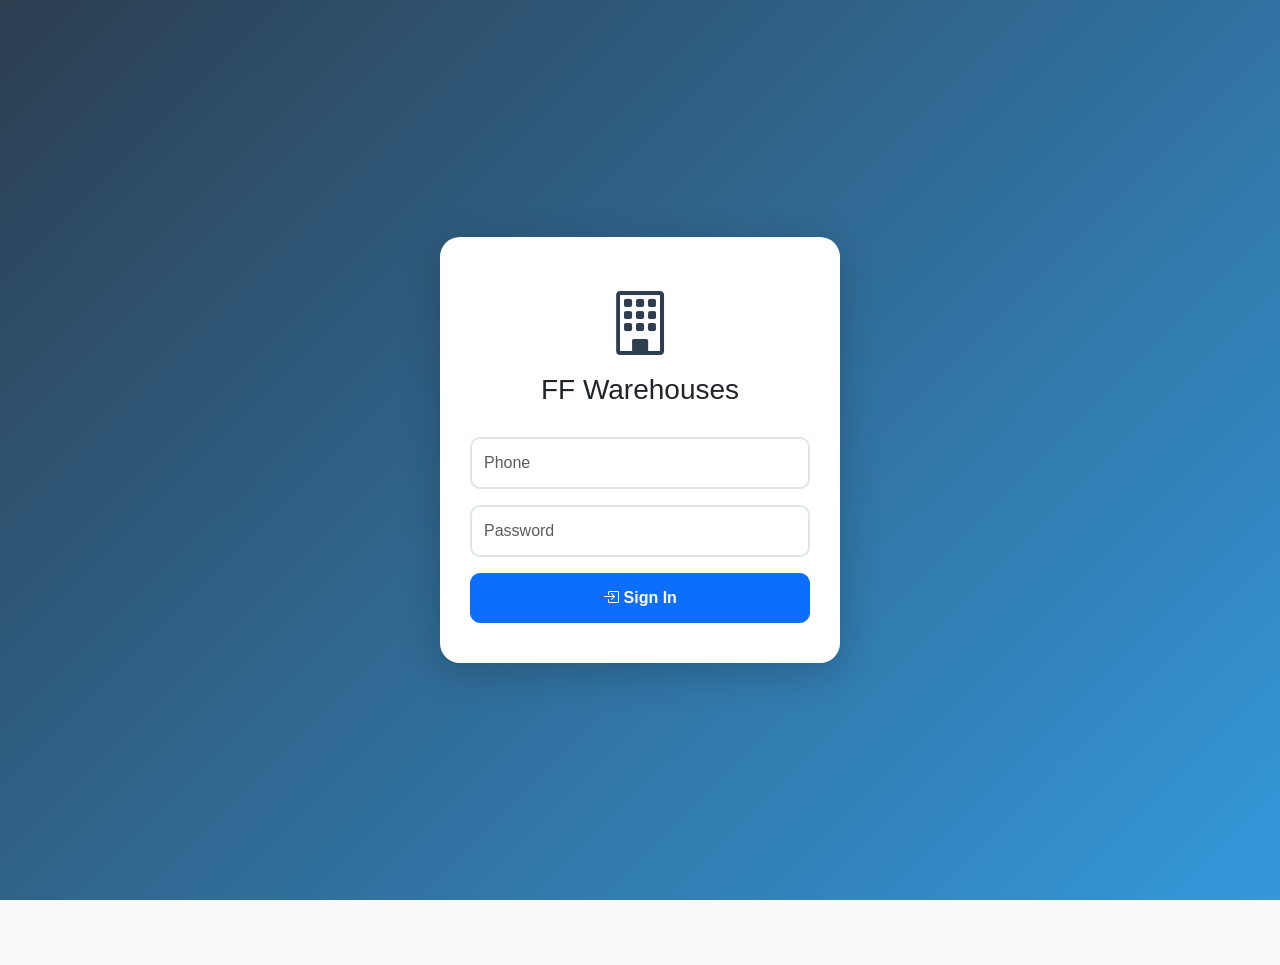
<file: warehouses.html>
<!DOCTYPE html>
<html lang="en">
<head>
    <meta charset="UTF-8">
    <meta name="viewport" content="width=device-width, initial-scale=1.0, maximum-scale=1.0, user-scalable=no">
    <title>FF Warehouses</title>
    
    <link href="https://cdn.jsdelivr.net/npm/bootstrap@5.3.0/dist/css/bootstrap.min.css" rel="stylesheet">
    <link href="https://cdn.jsdelivr.net/npm/bootstrap-icons@1.11.0/font/bootstrap-icons.css" rel="stylesheet">
    
    <style>
        * { margin: 0; padding: 0; box-sizing: border-box; }
        :root {
            --primary: #2c3e50; --secondary: #3498db; --success: #27ae60;
            --danger: #e74c3c; --warning: #f39c12; --bg-light: #f8f9fa;
            --text-dark: #2c3e50; --text-light: #7f8c8d; --border: #dfe6e9;
            --bottom-nav-height: 65px; --header-height: 60px;
        }

        body {
            font-family: -apple-system, BlinkMacSystemFont, 'Segoe UI', Roboto, sans-serif;
            background: var(--bg-light); overflow-x: hidden;
            padding-bottom: var(--bottom-nav-height);
        }

        /* LOGIN */
        #loginScreen {
            min-height: 100vh; display: flex; align-items: center; justify-content: center;
            background: linear-gradient(135deg, var(--primary), var(--secondary));
            padding: 20px;
        }
        .login-card {
            background: white; border-radius: 20px;
            box-shadow: 0 10px 40px rgba(0,0,0,0.2);
            padding: 40px 30px; max-width: 400px; width: 100%;
        }
        .login-logo { text-align: center; margin-bottom: 30px; }
        .login-logo i { font-size: 4rem; color: var(--primary); }
        .form-control { border-radius: 10px; padding: 12px; border: 2px solid var(--border); }
        .btn-login { border-radius: 10px; padding: 12px; font-weight: 600; }

        /* APP */
        #appContainer { display: none; padding-top: var(--header-height); }
        .app-header {
            position: fixed; top: 0; left: 0; right: 0; height: var(--header-height);
            background: white; box-shadow: 0 2px 10px rgba(0,0,0,0.1);
            display: flex; align-items: center; justify-content: space-between;
            padding: 0 15px; z-index: 1000;
        }
        .app-header h5 { margin: 0; font-size: 1.1rem; font-weight: 700; }
        .btn-header {
            width: 40px; height: 40px; border-radius: 50%;
            display: flex; align-items: center; justify-content: center;
            background: var(--bg-light); border: none;
        }

        /* CONTENT */
        .main-content { padding: 15px; max-width: 1200px; margin: 0 auto; }

        /* BOTTOM NAV */
        .bottom-nav {
            position: fixed; bottom: 0; left: 0; right: 0;
            height: var(--bottom-nav-height); background: white;
            box-shadow: 0 -2px 10px rgba(0,0,0,0.1);
            display: flex; justify-content: space-around; z-index: 1000;
        }
        .nav-item-bottom {
            flex: 1; display: flex; flex-direction: column;
            align-items: center; justify-content: center;
            color: var(--text-light); text-decoration: none;
            transition: all 0.2s; padding: 8px 5px;
        }
        .nav-item-bottom i { font-size: 1.4rem; margin-bottom: 3px; }
        .nav-item-bottom span { font-size: 0.7rem; }
        .nav-item-bottom.active { color: var(--secondary); }

        /* CARDS */
        .card { border: none; border-radius: 15px; box-shadow: 0 2px 8px rgba(0,0,0,0.08); margin-bottom: 15px; }
        .stat-card { padding: 20px; text-align: center; }
        .stat-card i { font-size: 2.5rem; margin-bottom: 10px; }
        .stat-card h3 { font-size: 2rem; margin: 10px 0 5px; }

        /* INLINE LOADING */
        .inline-loading {
            text-align: center; padding: 30px;
            background: white; border-radius: 15px;
            box-shadow: 0 2px 8px rgba(0,0,0,0.08);
        }
        .spinner-sm {
            width: 30px; height: 30px; border: 3px solid var(--border);
            border-top-color: var(--secondary); border-radius: 50%;
            animation: spin 0.8s linear infinite; display: inline-block;
        }
        @keyframes spin { to { transform: rotate(360deg); } }

        /* PRODUCT CARD */
        .product-card {
            display: flex; padding: 12px; border-bottom: 1px solid var(--border);
            transition: background 0.2s; position: relative;
        }
        .product-card:hover { background: var(--bg-light); }
        .product-card.bulk-mode { padding-left: 50px; }
        .product-card.hidden { display: none; }
        .product-card-checkbox {
            position: absolute; left: 15px; top: 50%;
            transform: translateY(-50%);
        }
        .product-card-img {
            width: 70px; height: 70px; border-radius: 10px;
            object-fit: cover; margin-right: 12px; border: 2px solid var(--border);
        }
        .product-card-body { flex: 1; }
        .product-card-title { font-weight: 700; font-size: 0.95rem; margin-bottom: 4px; }
        .product-card-meta { display: flex; gap: 8px; margin: 4px 0; flex-wrap: wrap; }
        .product-badge { padding: 3px 8px; border-radius: 12px; font-size: 0.7rem; font-weight: 600; }
        .product-card-actions { display: flex; gap: 5px; margin-top: 8px; flex-wrap: wrap; }
        .btn-xs { padding: 4px 10px; font-size: 0.75rem; border-radius: 6px; }
        
        /* BULK INPUT */
        .bulk-input {
            width: 60px; padding: 4px 8px; border-radius: 6px;
            border: 2px solid var(--secondary); text-align: center;
            font-weight: 600; font-size: 0.85rem;
        }

        /* TABS */
        .nav-tabs { border-bottom: 2px solid var(--border); margin-bottom: 15px; }
        .nav-tabs .nav-link {
            border: none; color: var(--text-light);
            padding: 10px 15px; font-weight: 600; cursor: pointer;
        }
        .nav-tabs .nav-link.active {
            color: var(--secondary); border-bottom: 3px solid var(--secondary);
        }

        /* FILTERS */
        .filter-pills {
            display: flex; gap: 8px; overflow-x: auto;
            padding: 10px 0; margin-bottom: 15px;
        }
        .filter-pill {
            padding: 6px 12px; border-radius: 20px;
            background: white; border: 2px solid var(--border);
            font-size: 0.85rem; white-space: nowrap;
            cursor: pointer; transition: all 0.2s;
        }
        .filter-pill.active {
            background: var(--secondary); color: white;
            border-color: var(--secondary);
        }

        /* BULK EDIT BAR */
        .bulk-bar {
            position: fixed; bottom: var(--bottom-nav-height); left: 0; right: 0;
            background: var(--primary); color: white; padding: 12px 15px;
            display: flex; justify-content: space-between; align-items: center;
            z-index: 999; box-shadow: 0 -2px 10px rgba(0,0,0,0.1);
            transform: translateY(100%); transition: transform 0.3s;
        }
        .bulk-bar.active { transform: translateY(0); }

        /* LOG ENTRY */
        .log-timeline { position: relative; padding-left: 30px; }
        .log-timeline::before {
            content: ''; position: absolute; left: 10px; top: 0; bottom: 0;
            width: 2px; background: var(--border);
        }
        .log-entry {
            position: relative; margin-bottom: 20px;
            background: white; border-radius: 12px;
            padding: 15px; box-shadow: 0 2px 8px rgba(0,0,0,0.05);
        }
        .log-entry > div { margin-bottom: 8px; }
        .log-entry::before {
            content: ''; position: absolute; left: -25px; top: 20px;
            width: 12px; height: 12px; border-radius: 50%;
            background: var(--secondary); border: 3px solid white;
            box-shadow: 0 0 0 2px var(--secondary);
        }
        .log-header {
            display: flex; justify-content: space-between;
            align-items: start; margin-bottom: 10px;
        }
        .log-product { font-weight: 700; font-size: 0.95rem; }
        .log-time { font-size: 0.75rem; color: var(--text-light); }
        .log-action { display: inline-block; padding: 4px 10px; border-radius: 12px; font-size: 0.75rem; margin-bottom: 10px; }
        .log-grid { display: grid; grid-template-columns: repeat(2, 1fr); gap: 8px; margin-bottom: 10px; }
        .log-item { background: var(--bg-light); padding: 8px; border-radius: 8px; }
        .log-item-label { font-size: 0.7rem; color: var(--text-light); }
        .log-item-value { font-weight: 700; font-size: 0.9rem; }
        .log-notes {
            background: #fff3cd; padding: 10px; border-radius: 8px;
            font-size: 0.85rem; border-left: 3px solid var(--warning);
        }
        .log-order-link {
            background: #d1ecf1; padding: 8px; border-radius: 8px;
            font-size: 0.85rem; border-left: 3px solid #17a2b8;
            margin-top: 8px;
        }
        .log-order-link a {
            color: #17a2b8; font-weight: 600; text-decoration: none;
        }

        /* MODAL */
        .modal-content { border-radius: 15px; }
        .modal-header { background: var(--primary); color: white; border-radius: 15px 15px 0 0; }

        /* TOAST */
        .toast-container {
            position: fixed; bottom: calc(var(--bottom-nav-height) + 10px);
            left: 10px; right: 10px; z-index: 1050;
        }
        .toast { border-radius: 10px; margin-bottom: 10px; }

        /* RESPONSIVE */
        @media (min-width: 768px) {
            .main-content { padding: 30px; }
            .log-grid { grid-template-columns: repeat(4, 1fr); }
        }
    </style>
</head>
<body>

    <!-- LOGIN -->
    <div id="loginScreen">
        <div class="login-card">
            <div class="login-logo">
                <i class="bi bi-building"></i>
                <h3>FF Warehouses</h3>
            </div>
            <form id="loginForm">
                <div class="mb-3">
                    <input type="text" class="form-control" id="phone" placeholder="Phone" required>
                </div>
                <div class="mb-3">
                    <input type="password" class="form-control" id="password" placeholder="Password" required>
                </div>
                <button type="submit" class="btn btn-primary w-100 btn-login">
                    <i class="bi bi-box-arrow-in-right"></i> Sign In
                </button>
            </form>
        </div>
    </div>

    <!-- APP -->
    <div id="appContainer">
        <header class="app-header">
            <div>
                <h5 id="pageTitle">Dashboard</h5>
                <small id="userInfo"></small>
            </div>
            <div class="d-flex gap-2">
                <button class="btn-header" id="refreshBtn"><i class="bi bi-arrow-clockwise"></i></button>
                <button class="btn-header" id="logoutBtn"><i class="bi bi-box-arrow-right"></i></button>
            </div>
        </header>

        <main class="main-content">
            <div id="contentArea"></div>
        </main>

        <!-- BULK EDIT BAR -->
        <div class="bulk-bar" id="bulkBar">
            <span><span id="bulkCount">0</span> selected</span>
            <div>
                <button class="btn btn-sm btn-warning me-2" onclick="Inventory.bulkApply()">
                    <i class="bi bi-check"></i> Apply
                </button>
                <button class="btn btn-sm btn-light" onclick="Inventory.cancelBulk()">Cancel</button>
            </div>
        </div>

        <nav class="bottom-nav">
            <a href="#" class="nav-item-bottom active" data-section="dashboard">
                <i class="bi bi-speedometer2"></i><span>Home</span>
            </a>
            <a href="#" class="nav-item-bottom" data-section="warehouses">
                <i class="bi bi-building"></i><span>Warehouses</span>
            </a>
            <a href="#" class="nav-item-bottom" data-section="inventory">
                <i class="bi bi-box-seam"></i><span>Inventory</span>
            </a>
            <a href="#" class="nav-item-bottom" data-section="transfers">
                <i class="bi bi-arrow-left-right"></i><span>Transfers</span>
            </a>
            <a href="#" class="nav-item-bottom" data-section="stock-log">
                <i class="bi bi-journal-text"></i><span>Log</span>
            </a>
        </nav>
    </div>

    <div id="modalsContainer"></div>
    <div class="toast-container" id="toastContainer"></div>

    <script src="https://cdn.jsdelivr.net/npm/bootstrap@5.3.0/dist/js/bootstrap.bundle.min.js"></script>

    <script>
        'use strict';

        // ==========================================
        // CONFIG
        // ==========================================
        const CONFIG = {
            DEBUG_MODE: true,
            API_BASE_URL: 'https://darkviolet-antelope-523488.hostingersite.com',
            API_NAMESPACE: '/wp-json',
            ENDPOINTS: {
                AUTH_LOGIN: '/shrms/v1/auth/login',
                WAREHOUSES: '/ff/v1/warehouses',
                WAREHOUSE_PRODUCTS: '/ff/v1/warehouses/{id}/products',
                INVENTORY_ADJUSTMENTS: '/ff/v1/warehouses/{id}/inventory-adjustments',
                UPSERT_PRODUCTS: '/ff/v1/warehouses/{id}/products',
                TRANSFERS: '/ff/v1/transfers',
                STOCK_LOG: '/ff/v1/stock-log',
                WC_PRODUCTS: '/wc/v3/products'
            }
        };

        // ==========================================
        // LOGGER
        // ==========================================
        const Logger = {
            log(c, m, d, l = 'info') {
                if (!CONFIG.DEBUG_MODE) return;
                const s = { info: 'color: #3498db', success: 'color: #27ae60; font-weight: bold', 
                           warn: 'color: #f39c12; font-weight: bold', error: 'color: #e74c3c; font-weight: bold' };
                console.log(`%c[${c}] ${m}`, s[l], d || '');
            },
            info(c, m, d) { this.log(c, m, d, 'info'); },
            success(c, m, d) { this.log(c, m, d, 'success'); },
            warn(c, m, d) { this.log(c, m, d, 'warn'); },
            error(c, m, d) { this.log(c, m, d, 'error'); }
        };

        // ==========================================
        // AUTH MANAGER
        // ==========================================
        const Auth = {
            KEY: 'ff_auth',

            save(token, user, permissions = {}) {
                const authData = {
                    token,
                    user: { id: user.id, name: user.name, phone: user.phone, email: user.email, 
                           role: user.role, wp_user_id: user.wp_user_id },
                    permissions,
                    timestamp: Date.now()
                };
                localStorage.setItem(this.KEY, JSON.stringify(authData));
                Logger.success('AUTH', 'Data saved', authData);
            },

            load() {
                const data = localStorage.getItem(this.KEY);
                if (!data) return null;
                try {
                    return JSON.parse(data);
                } catch (e) {
                    return null;
                }
            },

            clear() {
                localStorage.removeItem(this.KEY);
            },

            getToken() {
                const data = this.load();
                return data ? data.token : null;
            },

            getUser() {
                const data = this.load();
                return data ? data.user : null;
            },

            isAuthenticated() {
                return !!this.getToken();
            }
        };

        // ==========================================
        // STATE
        // ==========================================
        const AppState = {
            currentSection: 'dashboard',
            
            init() {
                if (Auth.isAuthenticated()) {
                    this.showApp();
                }
            },
            
            showApp() {
                document.getElementById('loginScreen').style.display = 'none';
                document.getElementById('appContainer').style.display = 'block';
                const user = Auth.getUser();
                if (user) document.getElementById('userInfo').textContent = user.name;
                navigateToSection('dashboard');
            }
        };

        // ==========================================
        // API
        // ==========================================
        const API = {
            async request(endpoint, options = {}) {
                const url = `${CONFIG.API_BASE_URL}${CONFIG.API_NAMESPACE}${endpoint}`;
                const headers = { 'Content-Type': 'application/json', 'Accept': 'application/json' };
                const token = Auth.getToken();
                if (token) headers['Authorization'] = `Bearer ${token}`;

                const config = { method: options.method || 'GET', headers: { ...headers, ...options.headers } };
                if (options.body) config.body = JSON.stringify(options.body);

                try {
                    const response = await fetch(url, config);
                    const data = await response.json();
                    if (!response.ok) throw new Error(data.message || 'API Error');
                    return data;
                } catch (error) {
                    Logger.error('API', 'Failed', error);
                    throw error;
                }
            },

            login(phone, password) {
                return this.request(CONFIG.ENDPOINTS.AUTH_LOGIN, { method: 'POST', body: { phone, password } });
            },

            getWarehouses(status = '') {
                return this.request(`${CONFIG.ENDPOINTS.WAREHOUSES}${status ? '?status=' + status : ''}`);
            },

            getWarehouseProducts(id) {
                return this.request(CONFIG.ENDPOINTS.WAREHOUSE_PRODUCTS.replace('{id}', id));
            },

            adjustInventory(warehouseId, items) {
                return this.request(CONFIG.ENDPOINTS.INVENTORY_ADJUSTMENTS.replace('{id}', warehouseId), {
                    method: 'POST', body: { items }
                });
            },

            async upsertProducts(warehouseId, items) {
                return this.request(CONFIG.ENDPOINTS.UPSERT_PRODUCTS.replace('{id}', warehouseId), {
                    method: 'POST', body: { items }
                });
            },


            createTransfer(fromId, toId, items) {
                return this.request(CONFIG.ENDPOINTS.TRANSFERS, {
                    method: 'POST', body: { from_warehouse_id: fromId, to_warehouse_id: toId, items }
                });
            },

            getStockLog(params = {}) {
                const query = new URLSearchParams(params).toString();
                return this.request(`${CONFIG.ENDPOINTS.STOCK_LOG}${query ? '?' + query : ''}`);
            },

            async getWooProducts(ids) {
                const params = new URLSearchParams({ include: ids.join(','), per_page: 100 });
                return this.request(`${CONFIG.ENDPOINTS.WC_PRODUCTS}?${params}`);
            }
        };

        // ==========================================
        // UI UTILITIES
        // ==========================================
        const UI = {
            showInlineLoading(message = 'Loading...') {
                return `<div class="inline-loading"><div class="spinner-sm"></div><p class="mt-2 text-muted">${message}</p></div>`;
            },

            toast(msg, type = 'info') {
                const colors = { success: 'bg-success', error: 'bg-danger', warning: 'bg-warning', info: 'bg-info' };
                const toast = document.createElement('div');
                toast.className = `toast show ${colors[type]} text-white`;
                toast.innerHTML = `<div class="toast-body">${msg}</div>`;
                document.getElementById('toastContainer').appendChild(toast);
                setTimeout(() => toast.remove(), 3000);
            },

            render(html) {
                document.getElementById('contentArea').innerHTML = html;
            },

            setTitle(title) {
                document.getElementById('pageTitle').textContent = title;
            }
        };

        // ==========================================
        // PRODUCT CACHE
        // ==========================================
        const ProductCache = {
            products: {},
            loaded: false,

            async loadAll() {
                if (this.loaded) return;
                try {
                    const allProducts = await API.request(`${CONFIG.ENDPOINTS.WC_PRODUCTS}?per_page=100`);
                    allProducts.forEach(p => {
                        this.products[p.id] = {
                            name: p.name,
                            image: p.images[0]?.src || 'https://via.placeholder.com/70',
                            categories: p.categories.map(c => c.name)
                        };
                    });
                    this.loaded = true;
                    Logger.success('CACHE', `Loaded ${allProducts.length} products`);
                } catch (error) {
                    Logger.error('CACHE', 'Failed');
                }
            },

            get(id) {
                return this.products[id] || { name: `Product #${id}`, image: 'https://via.placeholder.com/70', categories: [] };
            }
        };

        // ==========================================
        // INVENTORY (محسّن للسرعة)
        // ==========================================
        const Inventory = {
            currentWarehouse: 1,
            currentFilter: 'all',
            currentCategory: 'all',
            allProducts: [],
            bulkMode: false,
            selectedProducts: new Set(),

            async render(warehouseId = 1) {
                this.currentWarehouse = warehouseId;
                UI.setTitle('Inventory');
                UI.render(UI.showInlineLoading('Loading inventory...'));

                try {
                    await ProductCache.loadAll();
                    const [whData, prodData] = await Promise.all([
                        API.getWarehouses('active'),
                        API.getWarehouseProducts(warehouseId)
                    ]);

                    const warehouses = whData.data || [];
                    this.allProducts = prodData.data || [];
                    this.renderProducts(warehouses);
                } catch (error) {
                    UI.render(`<div class="alert alert-danger">${error.message}</div>`);
                }
            },

            renderProducts(warehouses) {
                // Get categories
                const categoriesSet = new Set();
                this.allProducts.forEach(p => {
                    const prod = ProductCache.get(p.product_id);
                    prod.categories.forEach(cat => categoriesSet.add(cat));
                });
                const categories = ['All', ...Array.from(categoriesSet)];

                UI.render(`
                    <div class="mb-3">
                        <select class="form-control" onchange="Inventory.render(this.value)">
                            ${warehouses.map(wh => `
                                <option value="${wh.id}" ${wh.id == this.currentWarehouse ? 'selected' : ''}>
                                    ${wh.name}
                                </option>
                            `).join('')}
                        </select>
                    </div>

                    <!-- Filter Pills -->
                    <div class="filter-pills" id="filterPills">
                        <div class="filter-pill ${this.currentFilter === 'all' ? 'active' : ''}" 
                            data-filter="all"
                            onclick="Inventory.setFilter('all')">All Products</div>
                        <div class="filter-pill ${this.currentFilter === 'low' ? 'active' : ''}" 
                            data-filter="low"
                            onclick="Inventory.setFilter('low')">Low Stock</div>
                        <div class="filter-pill ${this.currentFilter === 'out' ? 'active' : ''}" 
                            data-filter="out"
                            onclick="Inventory.setFilter('out')">Out of Stock</div>
                    </div>


                    <!-- Category Tabs (Fast Frontend Filtering) -->
                    <ul class="nav nav-tabs" id="categoryTabs" style="overflow-x: auto; flex-wrap: nowrap;">
                        ${categories.map(cat => `
                            <li class="nav-item">
                                <span class="nav-link ${this.currentCategory === cat.toLowerCase() ? 'active' : ''}" 
                                    data-category="${cat.toLowerCase()}"
                                    onclick="Inventory.setCategory('${cat.toLowerCase()}')">
                                    ${cat}
                                </span>
                            </li>
                        `).join('')}
                    </ul>


                    <!-- Bulk Mode Button -->
                    <div class="mb-3">
                        <button class="btn btn-sm ${this.bulkMode ? 'btn-secondary' : 'btn-primary'}" 
                                onclick="Inventory.toggleBulkMode()">
                            <i class="bi bi-check-square"></i> 
                            ${this.bulkMode ? 'Exit Bulk Mode' : 'Bulk Edit Mode'}
                        </button>
                    </div>

                    <!-- Products List -->
                    <div class="card" id="productsContainer">
                        ${this.allProducts.map(p => this.renderProductCard(p)).join('')}
                    </div>
                `);

                // Apply filters instantly
                this.applyFilters();
            },

            renderProductCard(product) {
                const prod = ProductCache.get(product.product_id);
                const available = product.qty - product.reserved_qty;
                const lowStock = available <= product.min_qty && available > 0;
                const outOfStock = available <= 0;
                const isSelected = this.selectedProducts.has(product.product_id);

                // Data attributes for filtering
                const categories = prod.categories.join(',').toLowerCase();
                const stockStatus = outOfStock ? 'out' : lowStock ? 'low' : 'ok';

                return `
                    <div class="product-card ${this.bulkMode ? 'bulk-mode' : ''}" 
                         data-product-id="${product.product_id}"
                         data-categories="${categories}"
                         data-stock-status="${stockStatus}">
                        ${this.bulkMode ? `
                            <input type="checkbox" 
                                   class="form-check-input product-card-checkbox" 
                                   ${isSelected ? 'checked' : ''}
                                   onchange="Inventory.toggleSelect(${product.product_id})">
                        ` : ''}
                        <img src="${prod.image}" class="product-card-img">
                        <div class="product-card-body">
                            <div class="product-card-title">${prod.name}</div>
                            <div class="product-card-meta">
                                <span class="product-badge ${outOfStock ? 'bg-danger' : lowStock ? 'bg-warning text-dark' : 'bg-success'} text-white">
                                    ${available} Available
                                </span>
                                <span class="product-badge bg-secondary text-white">${product.qty} Total</span>
                                ${product.reserved_qty > 0 ? `
                                    <span class="product-badge bg-warning text-dark">${product.reserved_qty} Reserved</span>
                                ` : ''}
                                ${product.price ? `<span class="product-badge bg-info text-white">$${product.price}</span>` : ''}
                            </div>
                            ${this.bulkMode ? `
                                <div class="product-card-actions">
                                    <input type="number" 
                                           class="bulk-input" 
                                           id="bulk-${product.product_id}" 
                                           value="0" 
                                           placeholder="±Qty">
                                </div>
                            ` : `
                                <div class="product-card-actions">
                                    <button class="btn btn-primary btn-xs" 
                                            onclick="Inventory.showEditModal(${product.product_id}, ${product.qty}, ${product.reserved_qty}, ${product.price || 0}, ${product.min_qty || 0})">
                                        <i class="bi bi-pencil"></i> Edit
                                    </button>
                                </div>
                            `}
                        </div>
                    </div>
                `;
            },

            // Fast frontend filtering (no API calls)
            applyFilters() {
                const cards = document.querySelectorAll('.product-card');
                
                cards.forEach(card => {
                    let show = true;

                    // Filter by category
                    if (this.currentCategory !== 'all') {
                        const categories = card.getAttribute('data-categories');
                        if (!categories.includes(this.currentCategory)) {
                            show = false;
                        }
                    }

                    // Filter by stock status
                    if (this.currentFilter !== 'all') {
                        const status = card.getAttribute('data-stock-status');
                        if (status !== this.currentFilter) {
                            show = false;
                        }
                    }

                    card.classList.toggle('hidden', !show);
                });
            },

            setFilter(filter) {
                this.currentFilter = filter;
                
                // Update active state for all filter pills
                document.querySelectorAll('#filterPills .filter-pill').forEach(pill => {
                    const pillFilter = pill.getAttribute('data-filter');
                    pill.classList.toggle('active', pillFilter === filter);
                });
                
                this.applyFilters(); // Instant filtering
            },


            setCategory(cat) {
                this.currentCategory = cat;
                
                // Update active state for all tabs
                const tabs = document.querySelectorAll('#categoryTabs .nav-link');
                tabs.forEach(tab => {
                    const tabCat = tab.getAttribute('data-category');
                    tab.classList.toggle('active', tabCat === cat);
                });
                
                this.applyFilters(); // Instant filtering
            },


            toggleBulkMode() {
                this.bulkMode = !this.bulkMode;
                this.selectedProducts.clear();
                
                // Fast toggle without re-render
                const container = document.getElementById('productsContainer');
                const cards = container.querySelectorAll('.product-card');
                
                cards.forEach(card => {
                    const productId = parseInt(card.getAttribute('data-product-id'));
                    const product = this.allProducts.find(p => p.product_id === productId);
                    
                    // Replace card content
                    const prod = ProductCache.get(productId);
                    const available = product.qty - product.reserved_qty;
                    const lowStock = available <= product.min_qty && available > 0;
                    const outOfStock = available <= 0;
                    
                    card.className = `product-card ${this.bulkMode ? 'bulk-mode' : ''}`;
                    card.innerHTML = `
                        ${this.bulkMode ? `
                            <input type="checkbox" class="form-check-input product-card-checkbox" 
                                   onchange="Inventory.toggleSelect(${productId})">
                        ` : ''}
                        <img src="${prod.image}" class="product-card-img">
                        <div class="product-card-body">
                            <div class="product-card-title">${prod.name}</div>
                            <div class="product-card-meta">
                                <span class="product-badge ${outOfStock ? 'bg-danger' : lowStock ? 'bg-warning text-dark' : 'bg-success'} text-white">
                                    ${available} Available
                                </span>
                                <span class="product-badge bg-secondary text-white">${product.qty} Total</span>
                                ${product.reserved_qty > 0 ? `
                                    <span class="product-badge bg-warning text-dark">${product.reserved_qty} Reserved</span>
                                ` : ''}
                            </div>
                            ${this.bulkMode ? `
                                <div class="product-card-actions">
                                    <input type="number" class="bulk-input" id="bulk-${productId}" value="0" placeholder="±Qty">
                                </div>
                            ` : `
                                <div class="product-card-actions">
                                    <button class="btn btn-primary btn-xs" 
                                            onclick="Inventory.showEditModal(${productId}, ${product.qty}, ${product.reserved_qty}, ${product.price || 0}, ${product.min_qty || 0})">
                                        <i class="bi bi-pencil"></i> Edit
                                    </button>
                                </div>
                            `}
                        </div>
                    `;
                });

                this.updateBulkBar();
            },

            toggleSelect(productId) {
                if (this.selectedProducts.has(productId)) {
                    this.selectedProducts.delete(productId);
                } else {
                    this.selectedProducts.add(productId);
                }
                this.updateBulkBar();
            },

            updateBulkBar() {
                const bar = document.getElementById('bulkBar');
                const count = this.selectedProducts.size;
                document.getElementById('bulkCount').textContent = count;
                bar.classList.toggle('active', count > 0);
            },

            async bulkApply() {
                if (this.selectedProducts.size === 0) {
                    UI.toast('No products selected', 'warning');
                    return;
                }

                const items = [];
                this.selectedProducts.forEach(pid => {
                    const input = document.getElementById(`bulk-${pid}`);
                    if (input) {
                        const delta = parseFloat(input.value) || 0;
                        if (delta !== 0) {
                            items.push({ product_id: pid, delta_qty: delta });
                        }
                    }
                });

                if (items.length === 0) {
                    UI.toast('No changes to apply', 'warning');
                    return;
                }

                try {
                    UI.render(UI.showInlineLoading('Updating products...'));
                    await API.adjustInventory(this.currentWarehouse, items);
                    UI.toast('Products updated', 'success');
                    this.selectedProducts.clear();
                    this.bulkMode = false;
                    this.render(this.currentWarehouse);
                } catch (error) {
                    UI.toast(error.message, 'error');
                    this.render(this.currentWarehouse);
                }
            },

            cancelBulk() {
                this.selectedProducts.clear();
                this.updateBulkBar();
            },

            showEditModal(productId, qty, reserved, price, minQty) {
                const modal = new bootstrap.Modal(document.getElementById('editModal') || this.createEditModal());
                document.getElementById('editProductId').value = productId;
                document.getElementById('editQty').value = qty;
                document.getElementById('editReserved').value = reserved;
                document.getElementById('editPrice').value = price;
                document.getElementById('editMinQty').value = minQty;
                modal.show();
            },

            createEditModal() {
                const html = `
                    <div class="modal fade" id="editModal">
                        <div class="modal-dialog">
                            <div class="modal-content">
                                <div class="modal-header">
                                    <h5>Edit Product</h5>
                                    <button type="button" class="btn-close" data-bs-dismiss="modal"></button>
                                </div>
                                <div class="modal-body">
                                    <input type="hidden" id="editProductId">
                                    <div class="mb-3">
                                        <label class="form-label">Quantity</label>
                                        <input type="number" class="form-control" id="editQty" min="0">
                                    </div>
                                    <div class="mb-3">
                                        <label class="form-label">Reserved</label>
                                        <input type="number" class="form-control" id="editReserved" min="0">
                                    </div>
                                    <div class="mb-3">
                                        <label class="form-label">Price</label>
                                        <input type="number" class="form-control" id="editPrice" min="0" step="0.01">
                                    </div>
                                    <div class="mb-3">
                                        <label class="form-label">Min Quantity</label>
                                        <input type="number" class="form-control" id="editMinQty" min="0">
                                    </div>
                                </div>
                                <div class="modal-footer">
                                    <button class="btn btn-secondary" data-bs-dismiss="modal">Cancel</button>
                                    <button class="btn btn-primary" onclick="Inventory.saveEdit()">Save</button>
                                </div>
                            </div>
                        </div>
                    </div>
                `;
                document.getElementById('modalsContainer').insertAdjacentHTML('beforeend', html);
                return document.getElementById('editModal');
            },

            async saveEdit() {
                const productId = parseInt(document.getElementById('editProductId').value);
                const newQty = parseFloat(document.getElementById('editQty').value);
                const newReserved = parseFloat(document.getElementById('editReserved').value);
                const newPrice = parseFloat(document.getElementById('editPrice').value);
                const newMinQty = parseFloat(document.getElementById('editMinQty').value);

                const items = [{
                    product_id: productId,
                    qty: newQty,
                    reserved_qty: newReserved,
                    price: newPrice,
                    min_qty: newMinQty
                }];

                UI.render(UI.showInlineLoading('Saving...'));
                try {
                    // Use upsertProducts instead of adjustInventory
                    await API.upsertProducts(this.currentWarehouse, items);
                    UI.toast('Saved successfully', 'success');
                    bootstrap.Modal.getInstance(document.getElementById('editModal')).hide();
                    this.render(this.currentWarehouse);
                } catch (error) {
                    UI.toast(error.message, 'error');
                    this.render(this.currentWarehouse);
                }
            }
        };

        // ==========================================
        // STOCK LOG (مع Order ID)
        // ==========================================
        const StockLog = {
            async render() {
                UI.setTitle('Stock Log');
                UI.render(UI.showInlineLoading('Loading log...'));

                try {
                    await ProductCache.loadAll();
                    const data = await API.getStockLog({ limit: 50 });
                    const logs = data.data || [];

                    if (logs.length === 0) {
                        UI.render('<div class="alert alert-info">No log entries</div>');
                        return;
                    }

                    UI.render(`<div class="log-timeline">${logs.map(log => this.renderLogEntry(log)).join('')}</div>`);
                } catch (error) {
                    UI.render(`<div class="alert alert-danger">${error.message}</div>`);
                }
            },

            renderLogEntry(log) {
                const prod = ProductCache.get(log.product_id);
                const date = new Date(log.created_at);
                const changeColor = log.qty_change >= 0 ? 'text-success' : 'text-danger';
                const actionColors = {
                    'transfer_in': 'bg-info', 'transfer_out': 'bg-warning',
                    'manual_increase': 'bg-success', 'manual_decrease': 'bg-danger',
                    'wc_order_restore': 'bg-info', 'order_placed': 'bg-primary'
                };

                return `
                    <div class="log-entry">
                        <div class="log-header">
                            <div>
                                <div class="log-product">${prod.name}</div>
                                <span class="log-action ${actionColors[log.action_type] || 'bg-secondary'} text-white">
                                    ${log.action_type}
                                </span>
                            </div>
                            <div class="log-time">${date.toLocaleString('en-US', { month: 'short', day: 'numeric', hour: '2-digit', minute: '2-digit' })}</div>
                        </div>

                        <div class="log-grid">
                            <div class="log-item">
                                <div class="log-item-label">Change</div>
                                <div class="log-item-value ${changeColor}">${log.qty_change > 0 ? '+' : ''}${log.qty_change}</div>
                            </div>
                            <div class="log-item">
                                <div class="log-item-label">Warehouse</div>
                                <div class="log-item-value">#${log.warehouse_id}</div>
                            </div>
                            <div class="log-item">
                                <div class="log-item-label">Before → After</div>
                                <div class="log-item-value">${log.qty_before} → ${log.qty_after}</div>
                            </div>
                            <div class="log-item">
                                <div class="log-item-label">Reserved</div>
                                <div class="log-item-value">${log.reserved_before} → ${log.reserved_after}</div>
                            </div>
                        </div>

                        ${log.order_id ? `
                            <div class="log-order-link">
                                <i class="bi bi-cart me-2"></i>
                                <strong>WooCommerce Order:</strong> 
                                <a href="${CONFIG.API_BASE_URL}/wp-admin/post.php?post=${log.order_id}&action=edit" target="_blank">
                                    #${log.order_id} <i class="bi bi-box-arrow-up-right"></i>
                                </a>
                            </div>
                        ` : ''}

                        ${log.notes ? `
                            <div class="log-notes">
                                <i class="bi bi-info-circle me-2"></i>${log.notes}
                            </div>
                        ` : ''}
                    </div>
                `;
            }
        };

        // ==========================================
        // DASHBOARD & OTHERS (same as before)
        // ==========================================
        const Dashboard = {
            async render() {
                UI.setTitle('Dashboard');
                UI.render(UI.showInlineLoading('Loading...'));

                try {
                    const data = await API.getWarehouses('active');
                    const warehouses = data.data || [];

                    UI.render(`
                        <div class="row g-3">
                            <div class="col-6">
                                <div class="card stat-card bg-primary text-white">
                                    <i class="bi bi-building"></i>
                                    <h3>${warehouses.length}</h3>
                                    <p>Warehouses</p>
                                </div>
                            </div>
                            <div class="col-6">
                                <div class="card stat-card bg-success text-white">
                                    <i class="bi bi-box-seam"></i>
                                    <h3>~55</h3>
                                    <p>Products</p>
                                </div>
                            </div>
                        </div>

                        <div class="card mt-3">
                            <div class="card-body">
                                <h6 class="mb-3"><i class="bi bi-building"></i> Warehouses</h6>
                                ${warehouses.map(wh => `
                                    <div class="d-flex justify-content-between align-items-center mb-2 p-2" 
                                         style="background: var(--bg-light); border-radius: 8px; cursor: pointer;"
                                         onclick="navigateToSection('inventory', ${wh.id})">
                                        <div>
                                            <strong>${wh.name}</strong>
                                            ${wh.is_primary ? '<span class="badge bg-warning text-dark ms-2">Primary</span>' : ''}
                                        </div>
                                        <i class="bi bi-chevron-right"></i>
                                    </div>
                                `).join('')}
                            </div>
                        </div>
                    `);
                } catch (error) {
                    UI.render(`<div class="alert alert-danger">${error.message}</div>`);
                }
            }
        };

        const Warehouses = {
            async render() {
                UI.setTitle('Warehouses');
                UI.render(UI.showInlineLoading('Loading...'));
                
                try {
                    const data = await API.getWarehouses();
                    const warehouses = data.data || [];

                    UI.render(`
                        <div class="card">
                            <div class="card-body">
                                ${warehouses.map(wh => `
                                    <div class="d-flex justify-content-between align-items-center mb-2 p-3" style="background: var(--bg-light); border-radius: 8px;">
                                        <div>
                                            <strong>${wh.name}</strong>
                                            ${wh.is_primary ? '<span class="badge bg-warning text-dark ms-2">Primary</span>' : ''}
                                            <span class="badge ${wh.status === 'active' ? 'bg-success' : 'bg-secondary'} ms-2">${wh.status}</span>
                                        </div>
                                        <button class="btn btn-primary btn-sm" onclick="navigateToSection('inventory', ${wh.id})">
                                            <i class="bi bi-box-seam"></i> View
                                        </button>
                                    </div>
                                `).join('')}
                            </div>
                        </div>
                    `);
                } catch (error) {
                    UI.render(`<div class="alert alert-danger">${error.message}</div>`);
                }
            }
        };

        const Transfers = {
            async render() {
                UI.setTitle('Transfers');
                UI.render(UI.showInlineLoading('Loading...'));
                
                try {
                    await ProductCache.loadAll();
                    const data = await API.getWarehouses('active');
                    const warehouses = data.data || [];

                    UI.render(`
                        <div class="card">
                            <div class="card-body">
                                <h6><i class="bi bi-arrow-left-right"></i> Create Transfer</h6>
                                <div class="row mb-3">
                                    <div class="col-6">
                                        <label class="form-label">From</label>
                                        <select class="form-control" id="fromWh" onchange="Transfers.loadProducts()">
                                            <option value="">Select...</option>
                                            ${warehouses.map(w => `<option value="${w.id}">${w.name}</option>`).join('')}
                                        </select>
                                    </div>
                                    <div class="col-6">
                                        <label class="form-label">To</label>
                                        <select class="form-control" id="toWh">
                                            <option value="">Select...</option>
                                            ${warehouses.map(w => `<option value="${w.id}">${w.name}</option>`).join('')}
                                        </select>
                                    </div>
                                </div>
                                <div id="transferProducts"></div>
                                <button class="btn btn-primary w-100" onclick="Transfers.execute()">
                                    <i class="bi bi-arrow-left-right"></i> Transfer
                                </button>
                            </div>
                        </div>
                    `);
                } catch (error) {
                    UI.render(`<div class="alert alert-danger">${error.message}</div>`);
                }
            },

            async loadProducts() {
                const whId = document.getElementById('fromWh').value;
                if (!whId) return;

                try {
                    const data = await API.getWarehouseProducts(whId);
                    const products = data.data || [];

                    const html = products.filter(p => p.qty > 0).map(p => {
                        const prod = ProductCache.get(p.product_id);
                        return `
                            <div class="d-flex justify-content-between align-items-center mb-2 p-2" style="background: var(--bg-light); border-radius: 8px;">
                                <div>
                                    <strong>${prod.name}</strong>
                                    <small class="text-muted d-block">Available: ${p.qty}</small>
                                </div>
                                <input type="number" class="form-control" style="width: 80px" id="transfer-${p.product_id}" min="0" max="${p.qty}" value="0">
                            </div>
                        `;
                    }).join('');

                    document.getElementById('transferProducts').innerHTML = html || '<p class="text-muted">No products</p>';
                } catch (error) {
                    UI.toast(error.message, 'error');
                }
            },

            async execute() {
                const fromId = parseInt(document.getElementById('fromWh').value);
                const toId = parseInt(document.getElementById('toWh').value);

                if (!fromId || !toId || fromId === toId) {
                    UI.toast('Invalid warehouses', 'warning');
                    return;
                }

                const items = [];
                document.querySelectorAll('[id^="transfer-"]').forEach(input => {
                    const qty = parseFloat(input.value);
                    if (qty > 0) {
                        const pid = parseInt(input.id.replace('transfer-', ''));
                        items.push({ product_id: pid, qty });
                    }
                });

                if (items.length === 0) {
                    UI.toast('No items', 'warning');
                    return;
                }

                UI.render(UI.showInlineLoading('Transferring...'));
                try {
                    await API.createTransfer(fromId, toId, items);
                    UI.toast('Transfer completed', 'success');
                    this.render();
                } catch (error) {
                    UI.toast(error.message, 'error');
                    this.render();
                }
            }
        };

        // ==========================================
        // NAVIGATION
        // ==========================================
        function navigateToSection(section, param = null) {
            document.querySelectorAll('.nav-item-bottom').forEach(item => {
                item.classList.toggle('active', item.getAttribute('data-section') === section);
            });

            AppState.currentSection = section;

            switch(section) {
                case 'dashboard': Dashboard.render(); break;
                case 'warehouses': Warehouses.render(); break;
                case 'inventory': Inventory.render(param || 1); break;
                case 'transfers': Transfers.render(); break;
                case 'stock-log': StockLog.render(); break;
            }
        }

        // ==========================================
        // INIT
        // ==========================================
        document.addEventListener('DOMContentLoaded', function() {
            AppState.init();

            document.getElementById('loginForm').addEventListener('submit', async function(e) {
                e.preventDefault();
                try {
                    const data = await API.login(
                        document.getElementById('phone').value,
                        document.getElementById('password').value
                    );

                    if (data.success && data.data.token) {
                        Auth.save(data.data.token, data.data.employee);
                        AppState.showApp();
                        UI.toast('Welcome!', 'success');
                    } else {
                        throw new Error('Login failed');
                    }
                } catch (error) {
                    UI.toast(error.message, 'error');
                }
            });

            document.querySelectorAll('.nav-item-bottom').forEach(item => {
                item.addEventListener('click', function(e) {
                    e.preventDefault();
                    navigateToSection(this.getAttribute('data-section'));
                });
            });

            document.getElementById('refreshBtn').addEventListener('click', () => {
                navigateToSection(AppState.currentSection);
            });

            document.getElementById('logoutBtn').addEventListener('click', () => {
                if (confirm('Logout?')) {
                    Auth.clear();
                    location.reload();
                }
            });
        });
    </script>
</body>
</html>
</file>
<file: tf-navigation.css>
/* TenderFrozen Navigation Styles */
.tf-nav-fab {
  position: fixed;
  bottom: 80px;
  right: 20px;
  width: 60px;
  height: 60px;
  background: #2980b9;
  color: #ffffff;
  border-radius: 50%;
  display: flex;
  align-items: center;
  justify-content: center;
  cursor: pointer;
  box-shadow: 0 4px 8px rgba(0, 0, 0, 0.2);
  z-index: 1500;
  transition: transform 0.3s ease, background 0.3s ease;
}

.tf-nav-fab:hover {
  transform: scale(1.1);
  background: #3498db;
}

.tf-nav-fab.active {
  transform: rotate(45deg);
}

.tf-nav-modal {
  position: fixed;
  top: 0;
  left: 0;
  width: 100%;
  height: 100%;
  background: rgba(0, 0, 0, 0.5);
  display: none;
  align-items: center;
  justify-content: center;
  z-index: 1000;
  opacity: 0;
  transition: opacity 0.3s ease;
}

.tf-nav-modal.active {
  display: flex;
  opacity: 1;
}

.tf-nav-menu {
  background: #ffffff;
  border-radius: 12px;
  padding: 20px;
  width: 90%;
  max-width: 320px;
  box-shadow: 0 6px 12px rgba(0, 0, 0, 0.2);
  transform: translateY(50px);
  transition: transform 0.3s ease;
}

.tf-nav-modal.active .tf-nav-menu {
  transform: translateY(0);
}

.tf-nav-menu h2 {
  font-size: 1.6rem;
  color: #2c3e50;
  margin: 0 0 20px;
  font-weight: 500;
  text-align: center;
}

.tf-nav-list {
  list-style: none;
  padding: 0;
  margin: 0;
}

.tf-nav-item {
  padding: 12px 15px;
  margin: 5px 0;
  border-radius: 8px;
  cursor: pointer;
  display: flex;
  align-items: center;
  gap: 10px;
  color: #2c3e50;
  font-size: 1rem;
  font-weight: 500;
  transition: background 0.2s ease, transform 0.2s ease;
}

.tf-nav-item:hover {
  background: #ecf0f1;
  transform: translateX(5px);
}

.tf-nav-item.active {
  background: #2980b9;
  color: #ffffff;
}

.tf-nav-item i {
  font-size: 1.2rem;
}

/* Toast Notification */
.tf-nav-toast {
  position: fixed;
  bottom: 20px;
  right: 20px;
  padding: 12px 20px;
  border-radius: 8px;
  color: #ffffff;
  font-size: 1rem;
  z-index: 2000;
  display: none;
  box-shadow: 0 4px 6px rgba(0, 0, 0, 0.2);
  max-width: 300px;
  align-items: center;
  gap: 10px;
  font-family: 'Roboto', sans-serif;
}

.tf-nav-toast.success {
  background: #27ae60;
}

.tf-nav-toast.error {
  background: #c0392b;
}

.tf-nav-toast i {
  font-size: 1.2rem;
}

/* Responsive Design */
@media (max-width: 768px) {
  .tf-nav-menu {
    width: 80%;
    max-width: 280px;
  }
  
  .tf-nav-fab {
    width: 50px;
    height: 50px;
  }
}
</file>
